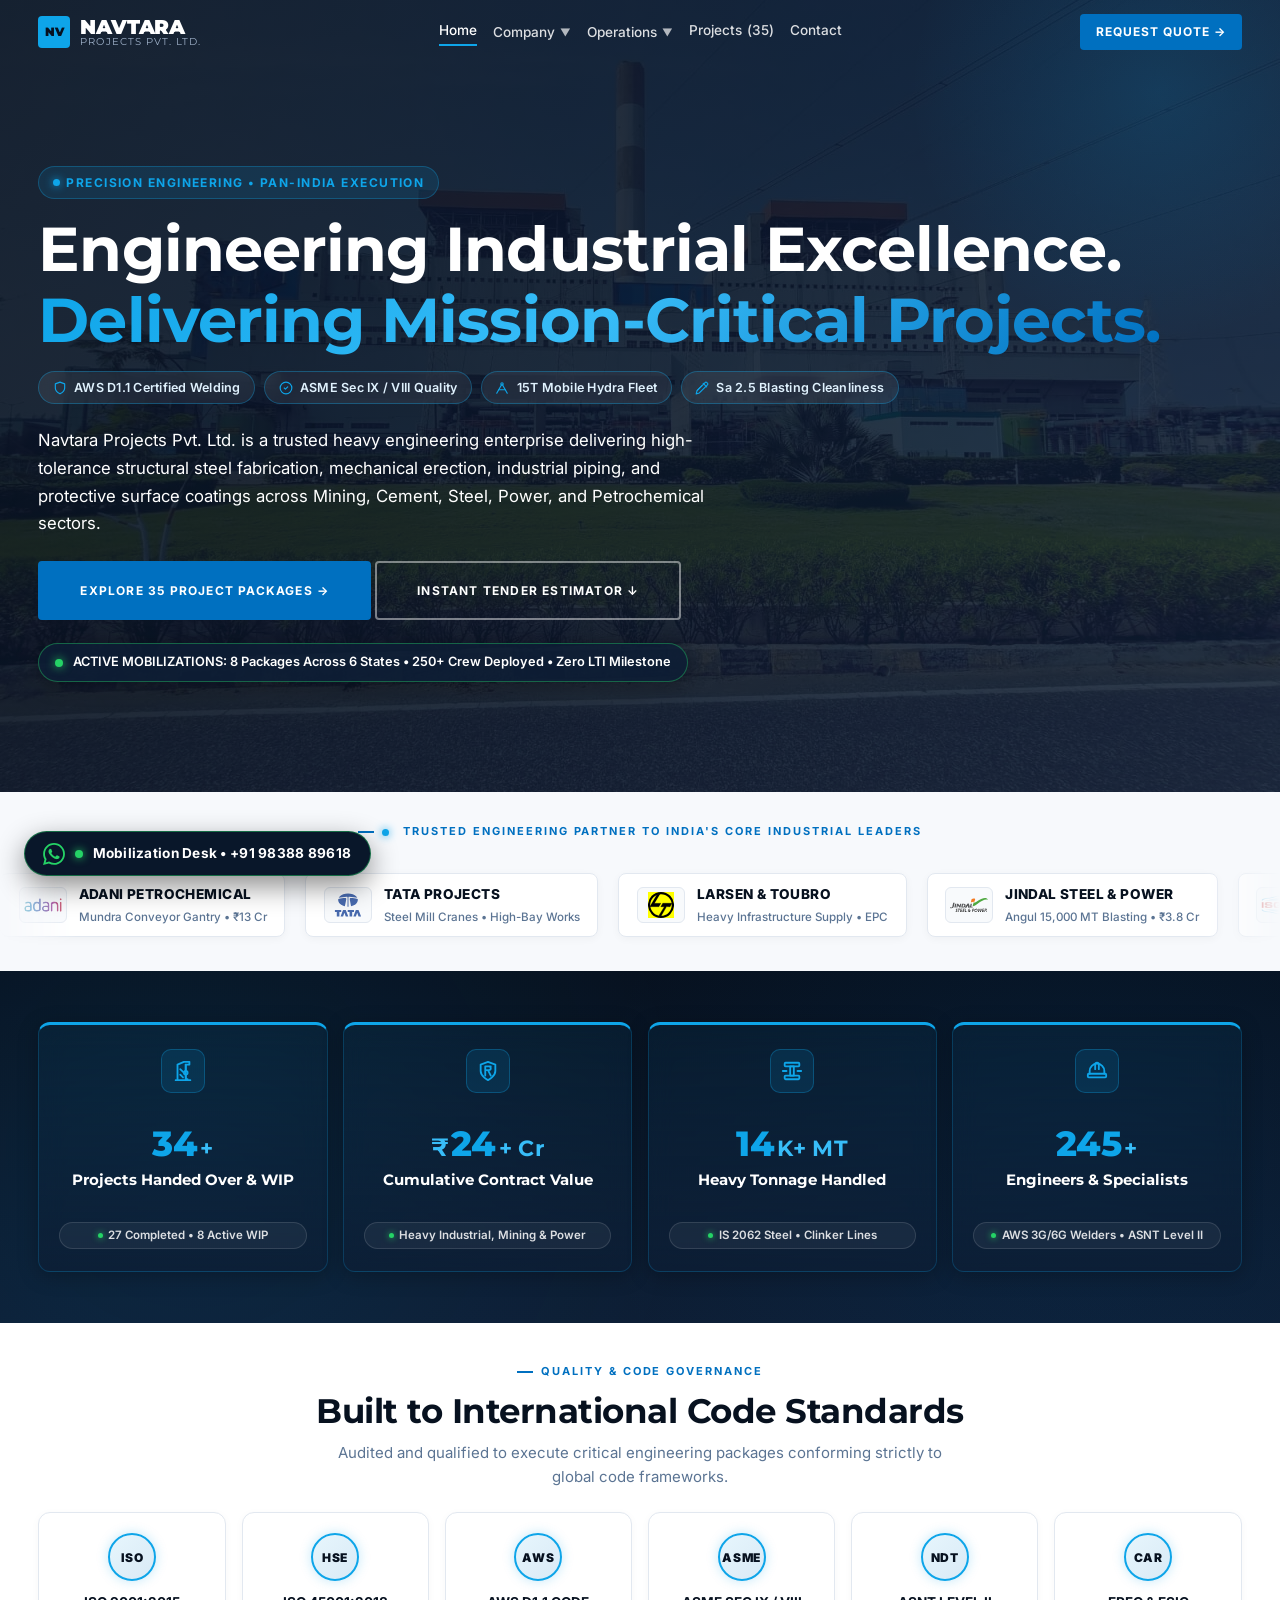
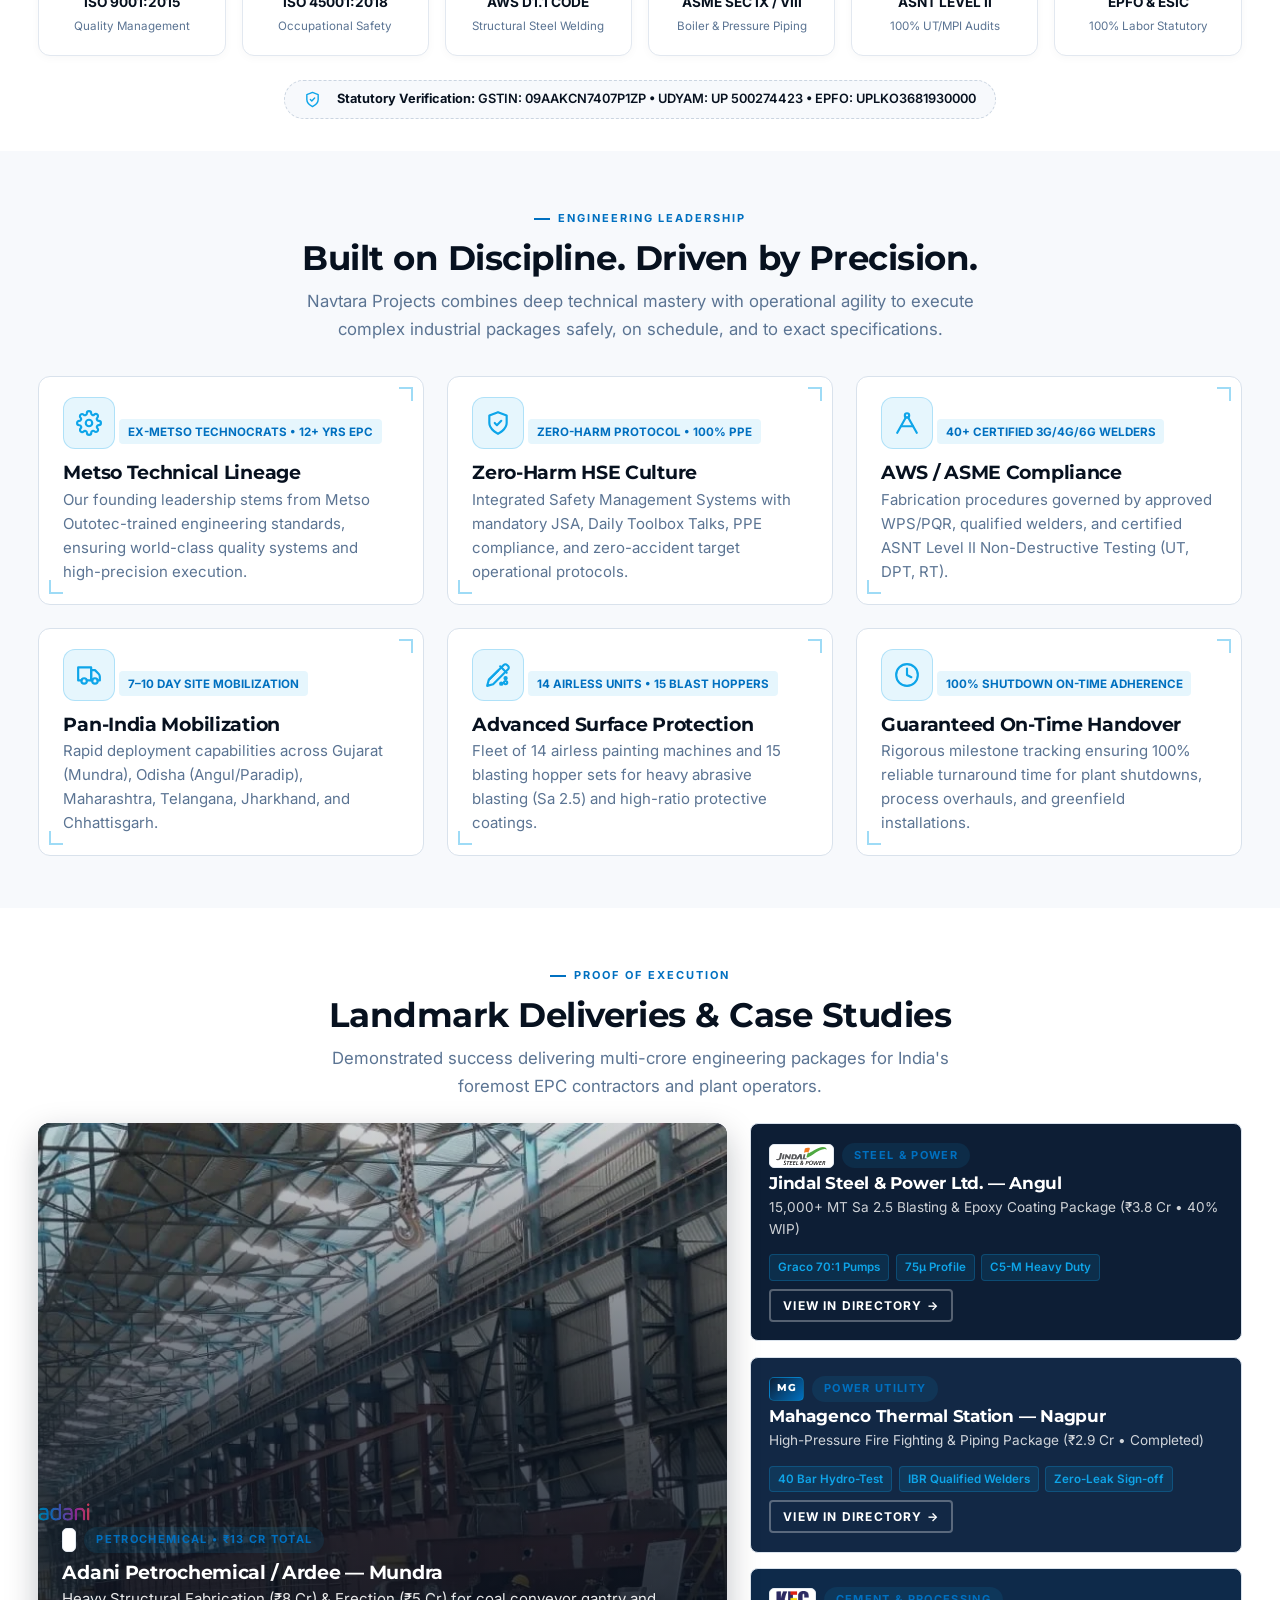
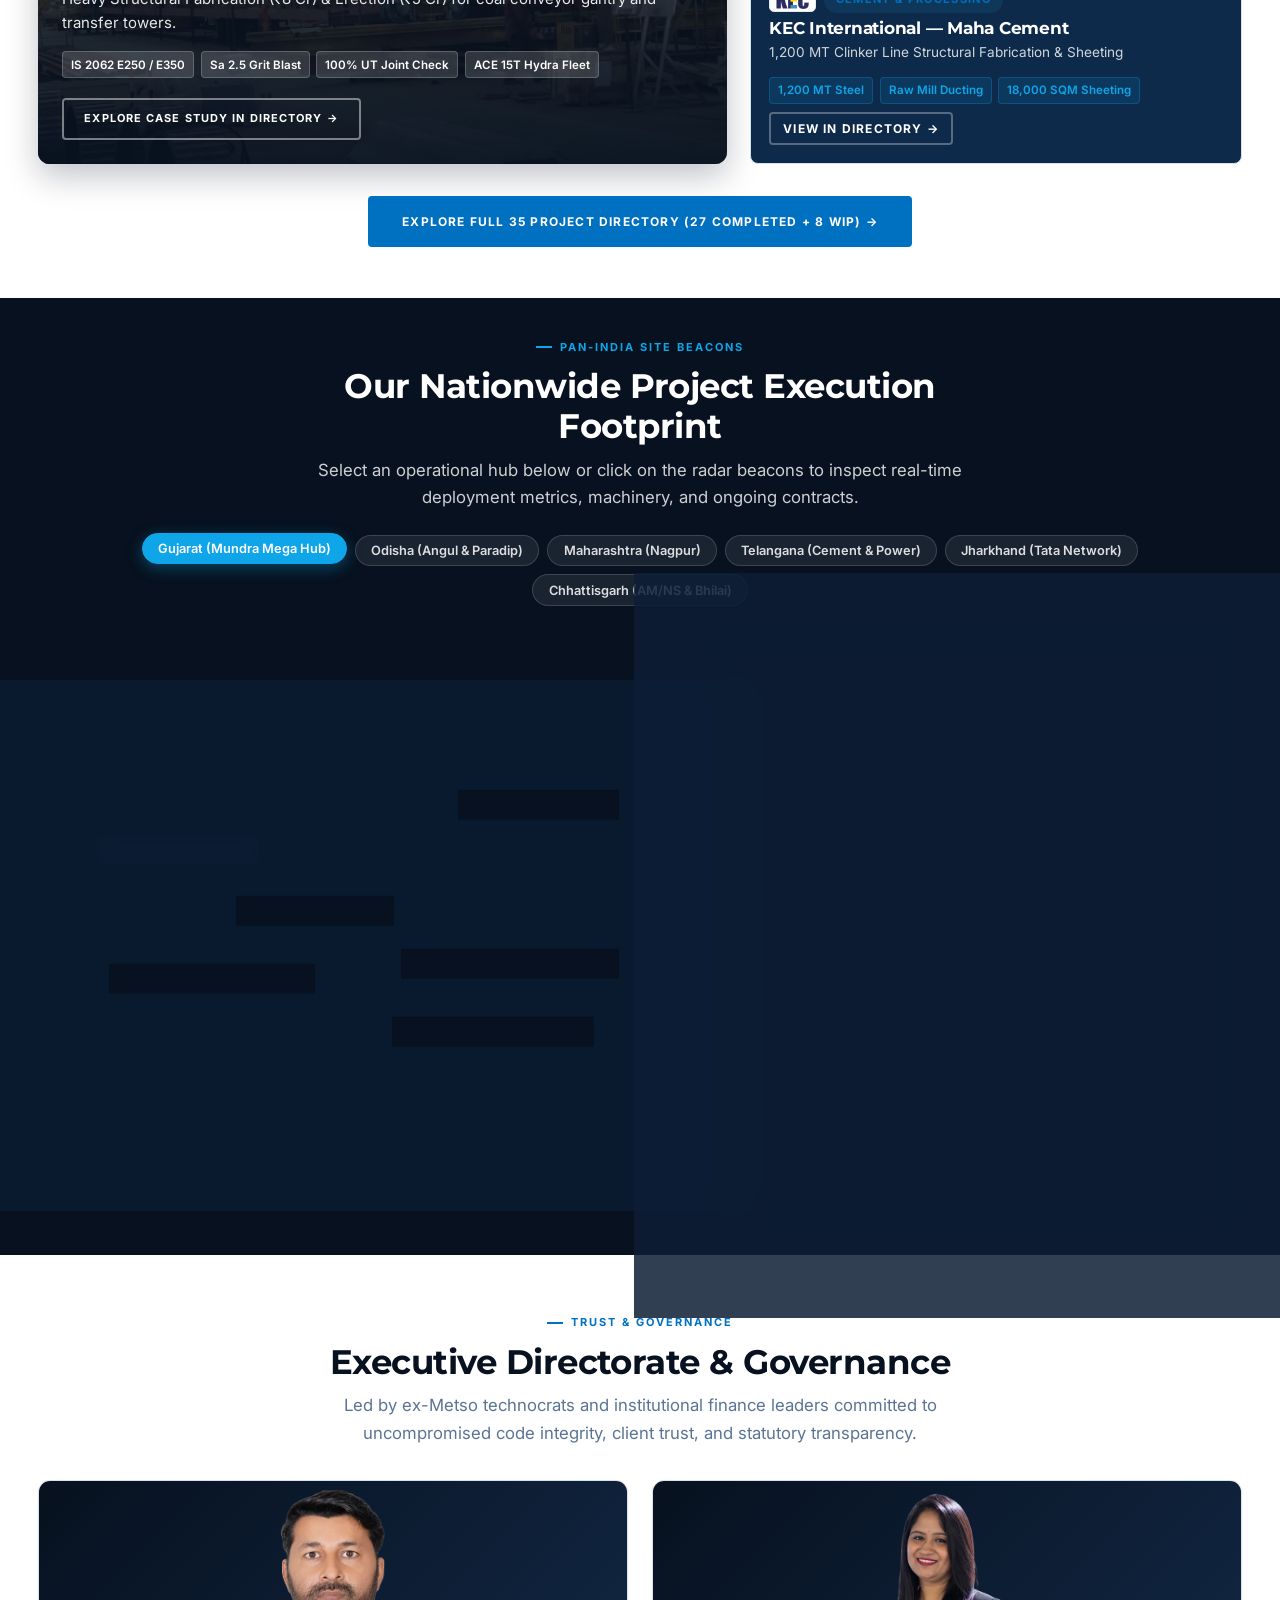
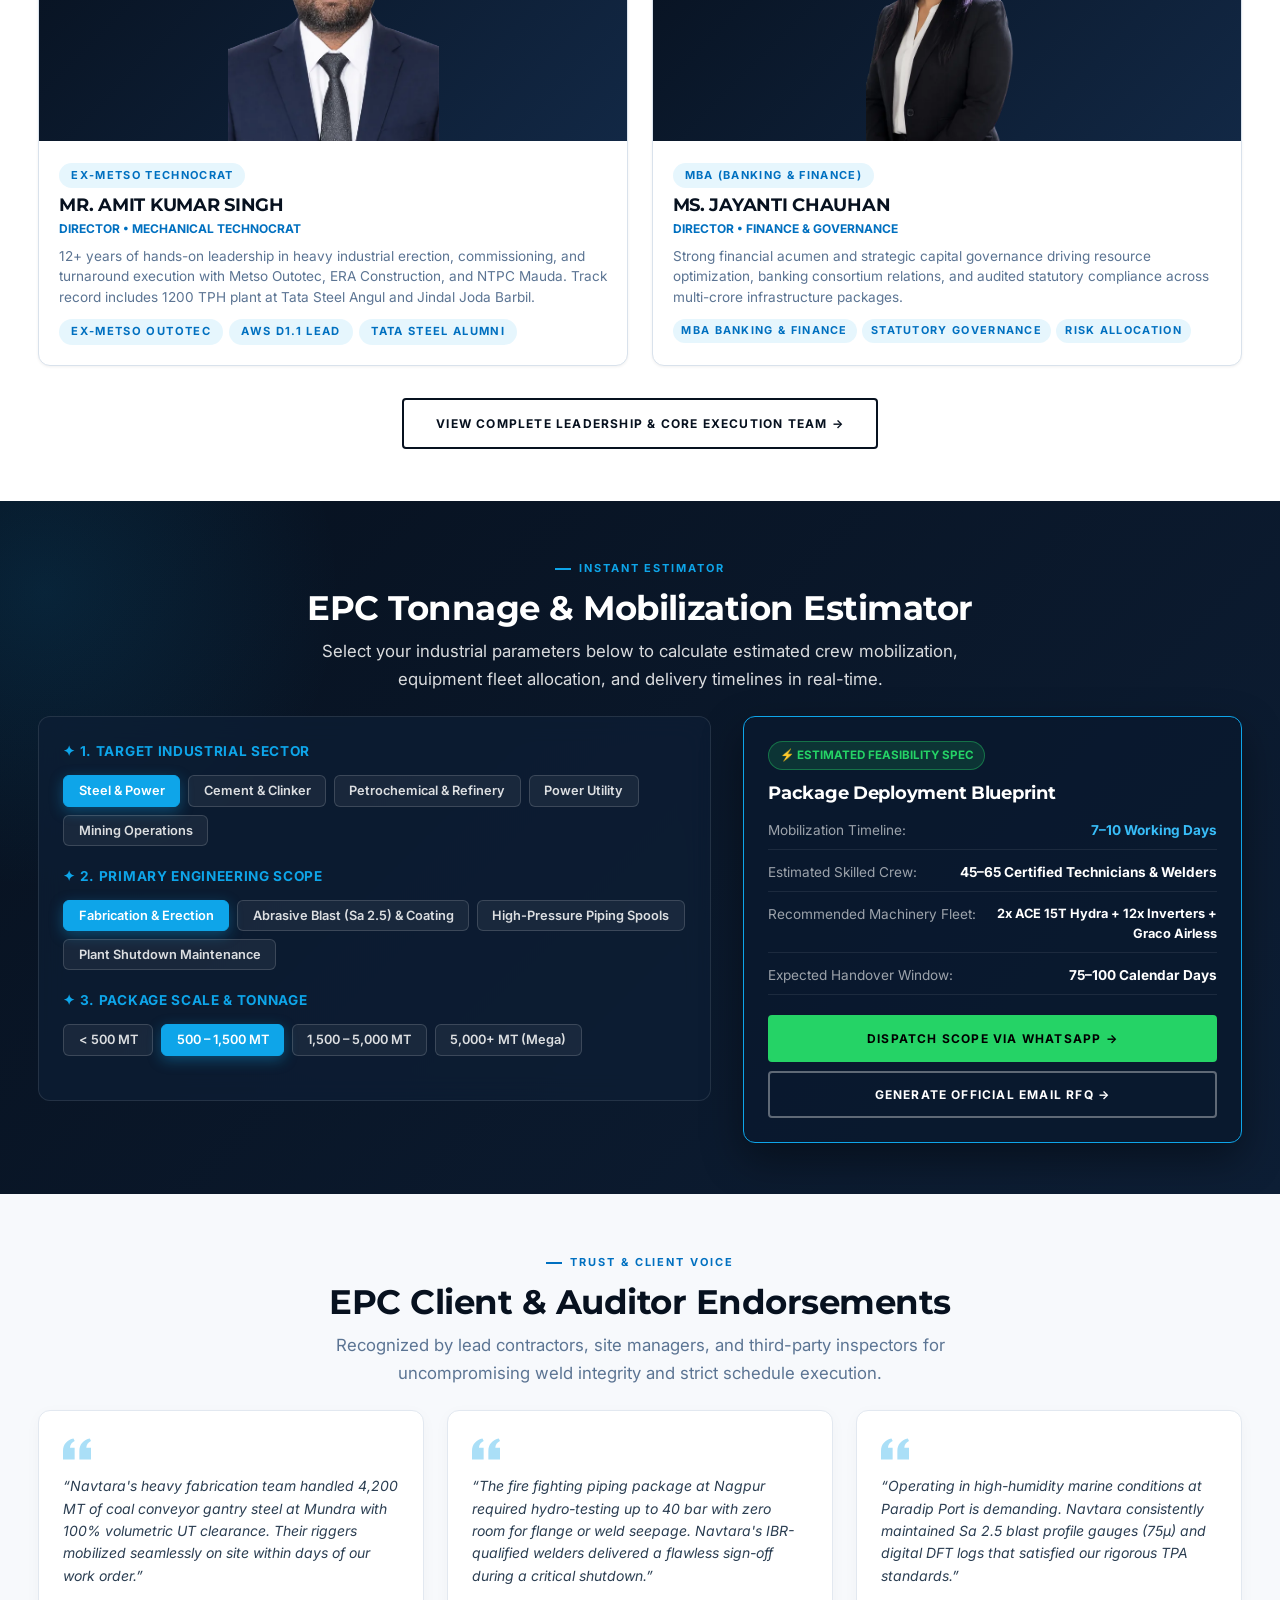
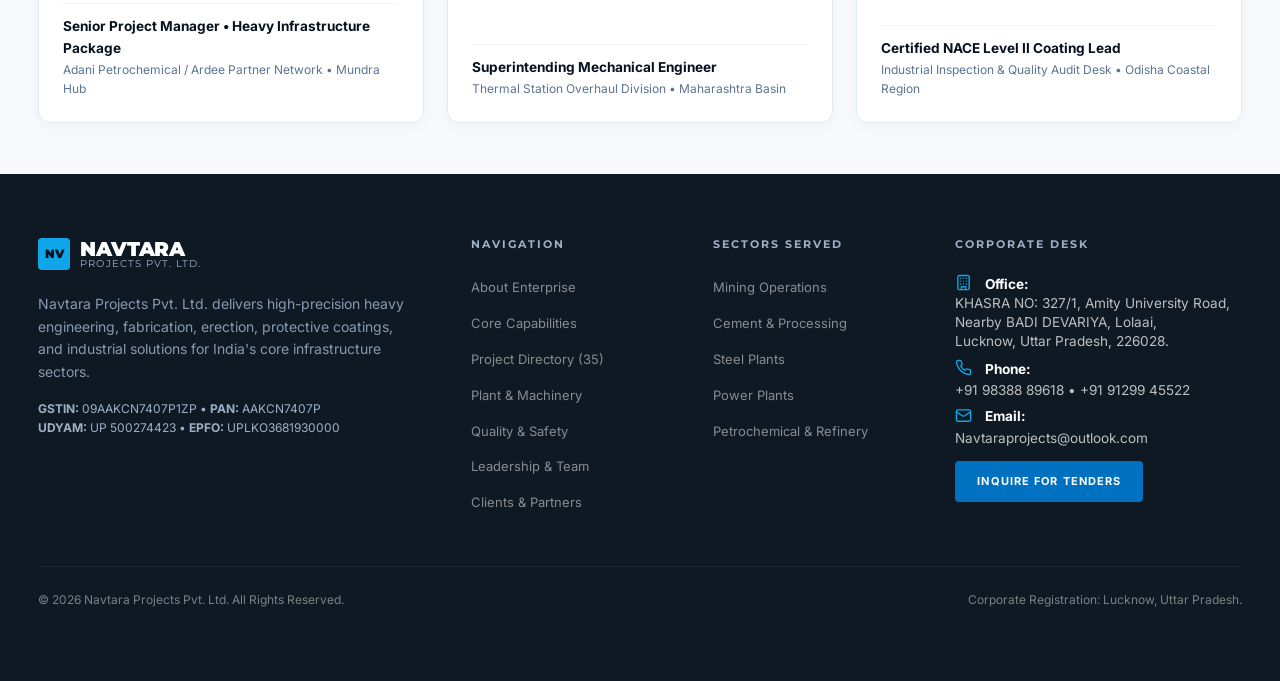
<file: index.html>
<!DOCTYPE html>
<html lang="en">
<head>
    <meta charset="UTF-8">
    <meta name="viewport" content="width=device-width, initial-scale=1.0">
    <title>Navtara Projects Pvt. Ltd. | Heavy Engineering &amp; Industrial Solutions</title>
    <meta name="description" content="Navtara Projects Pvt. Ltd. is a premier Indian heavy engineering enterprise delivering mission-critical structural fabrication, erection, industrial piping, surface protection, and EPC solutions across core industrial sectors.">

    <!-- Open Graph Meta Tags -->
    <meta property="og:title" content="Navtara Projects Pvt. Ltd. | Industrial Heavy Engineering">
    <meta property="og:description" content="Engineering Industrial Excellence. Delivering Mission-Critical Heavy Projects across India.">
    <meta property="og:image" content="assets/images/fabrication_bay.webp">
    <meta property="og:type" content="website">
    <meta property="og:url" content="https://hr0417-del.github.io/navtara-website/">

    <!-- Enterprise Schema.org JSON-LD (Rich Snippets & Corporate Knowledge Graph) -->
    <script type="application/ld+json">
    {
      "@context": "https://schema.org",
      "@graph": [
        {
          "@type": ["Organization", "GeneralContractor"],
          "@id": "https://hr0417-del.github.io/navtara-website/#organization",
          "name": "Navtara Projects Pvt. Ltd.",
          "alternateName": "Navtara Projects",
          "legalName": "Navtara Projects Private Limited",
          "url": "https://hr0417-del.github.io/navtara-website/",
          "logo": "https://hr0417-del.github.io/navtara-website/assets/images/amit_kumar_singh.webp",
          "image": "https://hr0417-del.github.io/navtara-website/assets/images/fabrication_bay.webp",
          "description": "Navtara Projects Pvt. Ltd. is a premier Indian heavy engineering contractor delivering structural fabrication, industrial erection, abrasive blasting (Sa 2.5), protective coatings, and plant maintenance across India.",
          "foundingDate": "2023",
          "taxID": "09AAKCN7407P1ZP",
          "vatID": "09AAKCN7407P1ZP",
          "telephone": "+91-9838889618",
          "email": "Navtaraprojects@outlook.com",
          "priceRange": "₹₹₹₹",
          "address": {
            "@type": "PostalAddress",
            "streetAddress": "KHASRA NO: 327/1, Amity University Road, Nearby BADI DEVARIYA, Lolaai",
            "addressLocality": "Lucknow",
            "addressRegion": "Uttar Pradesh",
            "postalCode": "226028",
            "addressCountry": "IN"
          },
          "geo": {
            "@type": "GeoCoordinates",
            "latitude": 26.8467,
            "longitude": 80.9462
          },
          "founder": [
            {
              "@type": "Person",
              "name": "Amit Kumar Singh",
              "jobTitle": "Director & Head of Operations"
            },
            {
              "@type": "Person",
              "name": "Sudha Singh",
              "jobTitle": "Director & Finance Controller"
            }
          ],
          "areaServed": [
            { "@type": "State", "name": "Gujarat" },
            { "@type": "State", "name": "Odisha" },
            { "@type": "State", "name": "Maharashtra" },
            { "@type": "State", "name": "Telangana" },
            { "@type": "State", "name": "Jharkhand" },
            { "@type": "State", "name": "Chhattisgarh" },
            { "@type": "Country", "name": "India" }
          ],
          "knowsAbout": [
            "Heavy Structural Fabrication",
            "Industrial Plant Erection",
            "Abrasive Grit Blasting Sa 2.5",
            "Industrial Protective Coatings & Epoxies",
            "Thermal & Petrochemical Piping Systems",
            "Non-Destructive Testing (UT, MPI, DPT)",
            "AWS D1.1 & ASME Section IX Certified Welding"
          ]
        },
        {
          "@type": "WebSite",
          "@id": "https://hr0417-del.github.io/navtara-website/#website",
          "url": "https://hr0417-del.github.io/navtara-website/",
          "name": "Navtara Projects Pvt. Ltd.",
          "publisher": {
            "@id": "https://hr0417-del.github.io/navtara-website/#organization"
          }
        }
      ]
    }
    </script>

    <!-- Favicon -->
    <link rel="icon" type="image/svg+xml" href="assets/favicon.svg">

        <!-- Google Fonts Preconnect & High-Performance Load -->
    <link rel="preconnect" href="https://fonts.googleapis.com">
    <link rel="preconnect" href="https://fonts.gstatic.com" crossorigin>
    <link rel="stylesheet" href="https://fonts.googleapis.com/css2?family=Inter:wght@300;400;500;600;700&family=Montserrat:wght@600;700;800;900&display=swap">

    <!-- CSS Architecture -->
    <link rel="stylesheet" href="css/style.css">
    <link rel="stylesheet" href="css/components.css">
    <link rel="stylesheet" href="css/animations.css">
    <link rel="stylesheet" href="css/fixes.css">

    <style>
        .hero-v3 {
            position: relative;
            min-height: 88vh;
            display: flex;
            align-items: center;
            background: linear-gradient(135deg, rgba(7, 17, 31, 0.92) 0%, rgba(13, 30, 53, 0.85) 100%),
                        url('assets/images/power_plant.webp') center/cover no-repeat;
            color: var(--c-white);
            overflow: hidden;
            padding-top: calc(var(--nav-height) + 1.5rem);
            padding-bottom: var(--s-lg);
        }

        .hero-v3::before {
            content: '';
            position: absolute;
            top: -20%;
            right: -10%;
            width: 500px;
            height: 500px;
            background: radial-gradient(circle, rgba(14, 165, 233, 0.15) 0%, rgba(7, 17, 31, 0) 70%);
            pointer-events: none;
        }

        .hero-badge-pill {
            display: inline-flex;
            align-items: center;
            gap: 0.4rem;
            background: rgba(14, 165, 233, 0.12);
            border: 1px solid rgba(14, 165, 233, 0.3);
            color: var(--c-accent);
            padding: 0.35rem 0.85rem;
            border-radius: var(--radius-pill);
            font-size: var(--t-xs);
            font-weight: 700;
            letter-spacing: 0.12em;
            text-transform: uppercase;
            margin-bottom: var(--s-sm);
        }

        .hero-badge-pill::before {
            content: '';
            width: 7px;
            height: 7px;
            border-radius: 50%;
            background: var(--c-accent);
            box-shadow: 0 0 8px var(--c-accent);
        }

        .case-study-hero-grid {
            display: grid;
            grid-template-columns: 1.4fr 1fr;
            gap: var(--s-md);
            margin-top: var(--s-md);
        }

        .leader-img-box-home {
            height: 260px;
            background: linear-gradient(135deg, #07111F 0%, #122845 100%);
            display: flex;
            align-items: flex-end;
            justify-content: center;
            overflow: hidden;
        }

        .leader-img-box-home img {
            max-height: 100%;
            width: auto;
            object-fit: contain;
            transition: transform 0.4s ease;
        }

        .leader-card-v3:hover .leader-img-box-home img {
            transform: scale(1.04);
        }

        @media (max-width: 992px) {
            .case-study-hero-grid {
                grid-template-columns: 1fr;
            }
        }
    </style>
</head>
<body>

    <!-- ✦ Navigation Bar ✦ -->
    <nav class="navbar" role="navigation" aria-label="Main Navigation">
        <div class="nav-container">
            <a href="index.html" class="logo" aria-label="Navtara Projects Home">
                <span class="logo-mark">NV</span>
                <div>
                    <span class="logo-text">NAVTARA</span>
                    <span class="logo-sub">PROJECTS PVT. LTD.</span>
                </div>
            </a>
            <div class="nav-links" id="main-nav">
                <a href="index.html" class="active">Home</a>

                <div class="nav-dropdown">
                    <button class="nav-dropdown-trigger" aria-haspopup="true" aria-expanded="false">
                        Company <span class="nav-dropdown-arrow">▼</span>
                    </button>
                    <div class="nav-dropdown-menu">
                        <a href="about.html">About Overview</a>
                        <a href="leadership.html">Board of Directors</a>
                        <a href="quality.html">Quality &amp; Safety Policy</a>
                    </div>
                </div>

                <div class="nav-dropdown">
                    <button class="nav-dropdown-trigger" aria-haspopup="true" aria-expanded="false">
                        Operations <span class="nav-dropdown-arrow">▼</span>
                    </button>
                    <div class="nav-dropdown-menu">
                        <a href="capabilities.html">Capabilities &amp; Sectors</a>
                        <a href="machinery.html">Plant &amp; Machinery</a>
                        <a href="clients.html">Client Marquee</a>
                    </div>
                </div>

                <a href="projects.html">Projects (35)</a>
                <a href="contact.html">Contact</a>
            </div>
            <a href="contact.html" class="nav-cta">Request Quote →</a>
            <button class="menu-toggle" id="menu-toggle" aria-label="Toggle navigation menu" aria-expanded="false">☰</button>
        </div>
    </nav>

    <!-- ✦ Hero Section ✦ -->
    <header class="hero-v3" role="banner">
        <div class="container hero-content">
            <div class="hero-badge-pill">Precision Engineering &bull; Pan-India Execution</div>
            <h1 class="heading-xl text-light" style="margin-bottom: var(--s-xs);">
                Engineering Industrial Excellence.<br>
                <span class="text-gradient">Delivering Mission-Critical Projects.</span>
            </h1>

            <!-- High-Impact Engineering Specification Array -->
            <div class="hero-specs-array">
                <span class="hero-spec-pill">
                    <svg viewBox="0 0 24 24"><path d="M12 22s8-4 8-10V5l-8-3-8 3v7c0 6 8 10 8 10z"></path></svg>
                    AWS D1.1 Certified Welding
                </span>
                <span class="hero-spec-pill">
                    <svg viewBox="0 0 24 24"><circle cx="12" cy="12" r="10"></circle><path d="m9 12 2 2 4-4"></path></svg>
                    ASME Sec IX / VIII Quality
                </span>
                <span class="hero-spec-pill">
                    <svg viewBox="0 0 24 24"><circle cx="12" cy="5" r="2"></circle><path d="m3 21 8.02-14.26"></path><path d="m21 21-8.02-14.26"></path><path d="M6.5 15h11"></path></svg>
                    15T Mobile Hydra Fleet
                </span>
                <span class="hero-spec-pill">
                    <svg viewBox="0 0 24 24"><path d="m14 4 6 6"></path><path d="m4 16 8-8"></path><path d="M2 22l5.5-1.5L21.3 6.7a2.1 2.1 0 0 0 0-3l-1-1a2.1 2.1 0 0 0-3 0L3.5 16.5 2 22z"></path></svg>
                    Sa 2.5 Blasting Cleanliness
                </span>
            </div>

            <p class="body-lg text-light" style="max-width: 680px; margin-bottom: var(--s-md); opacity: 0.9;">
                Navtara Projects Pvt. Ltd. is a trusted heavy engineering enterprise delivering high-tolerance structural steel fabrication, mechanical erection, industrial piping, and protective surface coatings across Mining, Cement, Steel, Power, and Petrochemical sectors.
            </p>
            <div class="hero-buttons">
                <a href="projects.html" class="btn btn-primary btn--lg">Explore 35 Project Packages →</a>
                <a href="#tonnage-estimator" class="btn btn-outline btn--lg" style="color: #FFFFFF; border-color: rgba(255,255,255,0.45);">Instant Tender Estimator ↓</a>
            </div>

            <!-- Live Operational Deployment Status -->
            <div>
                <div class="hero-status-bar">
                    <span class="hero-status-dot"></span>
                    <span>ACTIVE MOBILIZATIONS: 8 Packages Across 6 States &bull; 250+ Crew Deployed &bull; Zero LTI Milestone</span>
                </div>
            </div>
        </div>
    </header>

    <!-- ✦ Trusted Client Partner Infinite Marquee 2.0 ✦ -->
    <section class="section--xs bg-off-white" aria-label="Trusted Industry Partners">
        <div class="container text-center" style="margin-bottom: 0.75rem;">
            <div class="section-label"><span class="ticker-pulse-dot"></span>Trusted Engineering Partner to India's Core Industrial Leaders</div>
        </div>
        <div class="marquee-wrapper" role="region" aria-label="Client marquee">
            <div class="marquee-track-v2">
                <div class="marquee-card-v2">
                    <div class="marquee-logo-pill"><img src="assets/logos/adani.svg" alt="Adani Group Logo"></div>
                    <div class="marquee-card-text">
                        <span class="marquee-client-name">ADANI PETROCHEMICAL</span>
                        <span class="marquee-client-scope">Mundra Conveyor Gantry &bull; ₹13 Cr</span>
                    </div>
                </div>
                <div class="marquee-card-v2">
                    <div class="marquee-logo-pill"><img src="assets/logos/tata_projects.svg" alt="Tata Projects Logo"></div>
                    <div class="marquee-card-text">
                        <span class="marquee-client-name">TATA PROJECTS</span>
                        <span class="marquee-client-scope">Steel Mill Cranes &bull; High-Bay Works</span>
                    </div>
                </div>
                <div class="marquee-card-v2">
                    <div class="marquee-logo-pill"><img src="assets/logos/lnt.svg" alt="Larsen &amp; Toubro Logo"></div>
                    <div class="marquee-card-text">
                        <span class="marquee-client-name">LARSEN &amp; TOUBRO</span>
                        <span class="marquee-client-scope">Heavy Infrastructure Supply &bull; EPC</span>
                    </div>
                </div>
                <div class="marquee-card-v2">
                    <div class="marquee-logo-pill"><img src="assets/logos/jspl.svg" alt="Jindal Steel &amp; Power Logo"></div>
                    <div class="marquee-card-text">
                        <span class="marquee-client-name">JINDAL STEEL &amp; POWER</span>
                        <span class="marquee-client-scope">Angul 15,000 MT Blasting &bull; ₹3.8 Cr</span>
                    </div>
                </div>
                <div class="marquee-card-v2">
                    <div class="marquee-logo-pill"><img src="assets/logos/isgec.png" alt="ISGEC Heavy Engineering Logo"></div>
                    <div class="marquee-card-text">
                        <span class="marquee-client-name">ISGEC HEAVY ENG.</span>
                        <span class="marquee-client-scope">Paradip Port Marine Scaffolding</span>
                    </div>
                </div>
                <div class="marquee-card-v2">
                    <div class="marquee-logo-pill"><span class="client-monogram-badge">MG</span></div>
                    <div class="marquee-card-text">
                        <span class="marquee-client-name">MAHAGENCO</span>
                        <span class="marquee-client-scope">Nagpur Thermal Fire Piping &bull; ₹2.9 Cr</span>
                    </div>
                </div>
                <div class="marquee-card-v2">
                    <div class="marquee-logo-pill"><img src="assets/logos/kec.png" alt="KEC International Logo"></div>
                    <div class="marquee-card-text">
                        <span class="marquee-client-name">KEC INTERNATIONAL</span>
                        <span class="marquee-client-scope">Maha Cement Clinker Line &bull; 1,200 MT</span>
                    </div>
                </div>
                <div class="marquee-card-v2">
                    <div class="marquee-logo-pill"><img src="assets/logos/bhel.svg" alt="BHEL Logo"></div>
                    <div class="marquee-card-text">
                        <span class="marquee-client-name">BHEL</span>
                        <span class="marquee-client-scope">Thermal Power Sheeting Installation</span>
                    </div>
                </div>
                <div class="marquee-card-v2">
                    <div class="marquee-logo-pill"><img src="assets/logos/amns.svg" alt="AM/NS India Logo"></div>
                    <div class="marquee-card-text">
                        <span class="marquee-client-name">AM/NS INDIA</span>
                        <span class="marquee-client-scope">Central Basin Metalising &bull; ₹2.5 Cr</span>
                    </div>
                </div>
                <div class="marquee-card-v2">
                    <div class="marquee-logo-pill"><img src="assets/logos/zetwerk.png" alt="Zetwerk Logo"></div>
                    <div class="marquee-card-text">
                        <span class="marquee-client-name">ZETWERK</span>
                        <span class="marquee-client-scope">Precision Heavy Engineering Supply</span>
                    </div>
                </div>
                <!-- Seamless Loop Duplicates -->
                <div class="marquee-card-v2">
                    <div class="marquee-logo-pill"><img src="assets/logos/adani.svg" alt="Adani Group Logo"></div>
                    <div class="marquee-card-text">
                        <span class="marquee-client-name">ADANI PETROCHEMICAL</span>
                        <span class="marquee-client-scope">Mundra Conveyor Gantry &bull; ₹13 Cr</span>
                    </div>
                </div>
                <div class="marquee-card-v2">
                    <div class="marquee-logo-pill"><img src="assets/logos/tata_projects.svg" alt="Tata Projects Logo"></div>
                    <div class="marquee-card-text">
                        <span class="marquee-client-name">TATA PROJECTS</span>
                        <span class="marquee-client-scope">Steel Mill Cranes &bull; High-Bay Works</span>
                    </div>
                </div>
                <div class="marquee-card-v2">
                    <div class="marquee-logo-pill"><img src="assets/logos/lnt.svg" alt="Larsen &amp; Toubro Logo"></div>
                    <div class="marquee-card-text">
                        <span class="marquee-client-name">LARSEN &amp; TOUBRO</span>
                        <span class="marquee-client-scope">Heavy Infrastructure Supply &bull; EPC</span>
                    </div>
                </div>
                <div class="marquee-card-v2">
                    <div class="marquee-logo-pill"><img src="assets/logos/jspl.svg" alt="Jindal Steel &amp; Power Logo"></div>
                    <div class="marquee-card-text">
                        <span class="marquee-client-name">JINDAL STEEL &amp; POWER</span>
                        <span class="marquee-client-scope">Angul 15,000 MT Blasting &bull; ₹3.8 Cr</span>
                    </div>
                </div>
                <div class="marquee-card-v2">
                    <div class="marquee-logo-pill"><img src="assets/logos/isgec.png" alt="ISGEC Heavy Engineering Logo"></div>
                    <div class="marquee-card-text">
                        <span class="marquee-client-name">ISGEC HEAVY ENG.</span>
                        <span class="marquee-client-scope">Paradip Port Marine Scaffolding</span>
                    </div>
                </div>
                <div class="marquee-card-v2">
                    <div class="marquee-logo-pill"><span class="client-monogram-badge">MG</span></div>
                    <div class="marquee-card-text">
                        <span class="marquee-client-name">MAHAGENCO</span>
                        <span class="marquee-client-scope">Nagpur Thermal Fire Piping &bull; ₹2.9 Cr</span>
                    </div>
                </div>
                <div class="marquee-card-v2">
                    <div class="marquee-logo-pill"><img src="assets/logos/kec.png" alt="KEC International Logo"></div>
                    <div class="marquee-card-text">
                        <span class="marquee-client-name">KEC INTERNATIONAL</span>
                        <span class="marquee-client-scope">Maha Cement Clinker Line &bull; 1,200 MT</span>
                    </div>
                </div>
                <div class="marquee-card-v2">
                    <div class="marquee-logo-pill"><img src="assets/logos/bhel.svg" alt="BHEL Logo"></div>
                    <div class="marquee-card-text">
                        <span class="marquee-client-name">BHEL</span>
                        <span class="marquee-client-scope">Thermal Power Sheeting Installation</span>
                    </div>
                </div>
                <div class="marquee-card-v2">
                    <div class="marquee-logo-pill"><img src="assets/logos/amns.svg" alt="AM/NS India Logo"></div>
                    <div class="marquee-card-text">
                        <span class="marquee-client-name">AM/NS INDIA</span>
                        <span class="marquee-client-scope">Central Basin Metalising &bull; ₹2.5 Cr</span>
                    </div>
                </div>
                <div class="marquee-card-v2">
                    <div class="marquee-logo-pill"><img src="assets/logos/zetwerk.png" alt="Zetwerk Logo"></div>
                    <div class="marquee-card-text">
                        <span class="marquee-client-name">ZETWERK</span>
                        <span class="marquee-client-scope">Precision Heavy Engineering Supply</span>
                    </div>
                </div>
            </div>
        </div>
    </section>

    <!-- ✦ Key Enterprise Metrics & Scale ✦ -->
    <section class="section bg-navy stats-section" aria-label="Enterprise Execution Metrics">
        <div class="container grid-4">
            <!-- Card 1: Projects Completed & WIP -->
            <div class="stat-card-v3 reveal-scale">
                <div class="stat-card-icon" aria-hidden="true">
                    <svg viewBox="0 0 24 24"><path d="M4 22h16"></path><path d="M6 22V5l7-3h6v3h-4v17"></path><path d="M15 5v7"></path><path d="m9 10 3 3"></path><path d="m9 16 3 3"></path><circle cx="15" cy="14" r="2"></circle><path d="M15 16v3a2 2 0 0 0 2 2"></path></svg>
                </div>
                <div>
                    <div class="stat-number-wrap"><span class="counter-value" data-target="35">0</span><span class="stat-unit">+</span></div>
                    <div class="stat-label">Projects Handed Over &amp; WIP</div>
                </div>
                <div class="stat-badge-pill"><span class="stat-badge-dot"></span>27 Completed &bull; 8 Active WIP</div>
            </div>

            <!-- Card 2: Cumulative Contract Value -->
            <div class="stat-card-v3 reveal-scale delay-100">
                <div class="stat-card-icon" aria-hidden="true">
                    <svg viewBox="0 0 24 24"><path d="M12 22s8-4 8-10V5l-8-3-8 3v7c0 6 8 10 8 10z"></path><path d="M9 7h6M9 11h4a2 2 0 0 0 0-4H9v10M12 11l3 6"></path></svg>
                </div>
                <div>
                    <div class="stat-number-wrap"><span class="stat-currency">₹</span><span class="counter-value" data-target="25">0</span><span class="stat-unit">+ Cr</span></div>
                    <div class="stat-label">Cumulative Contract Value</div>
                </div>
                <div class="stat-badge-pill"><span class="stat-badge-dot"></span>Heavy Industrial, Mining &amp; Power</div>
            </div>

            <!-- Card 3: Heavy Steel Tonnage -->
            <div class="stat-card-v3 reveal-scale delay-200">
                <div class="stat-card-icon" aria-hidden="true">
                    <svg viewBox="0 0 24 24"><rect x="4" y="3" width="16" height="4" rx="1"></rect><rect x="4" y="17" width="16" height="4" rx="1"></rect><rect x="10" y="7" width="4" height="10"></rect><line x1="2" y1="12" x2="6" y2="12"></line><line x1="18" y1="12" x2="22" y2="12"></line></svg>
                </div>
                <div>
                    <div class="stat-number-wrap"><span class="counter-value" data-target="15">0</span><span class="stat-unit">K+ MT</span></div>
                    <div class="stat-label">Heavy Tonnage Handled</div>
                </div>
                <div class="stat-badge-pill"><span class="stat-badge-dot"></span>IS 2062 Steel &bull; Clinker Lines</div>
            </div>

            <!-- Card 4: Engineering Workforce -->
            <div class="stat-card-v3 reveal-scale delay-300">
                <div class="stat-card-icon" aria-hidden="true">
                    <svg viewBox="0 0 24 24"><path d="M2 18a1 1 0 0 0 1 1h18a1 1 0 0 0 1-1v-2a1 1 0 0 0-1-1H3a1 1 0 0 0-1 1v2z"></path><path d="M10 10V5a2 2 0 0 1 2-2h0a2 2 0 0 1 2 2v5"></path><path d="M4 15v-3a8 8 0 0 1 16 0v3"></path></svg>
                </div>
                <div>
                    <div class="stat-number-wrap"><span class="counter-value" data-target="250">0</span><span class="stat-unit">+</span></div>
                    <div class="stat-label">Engineers &amp; Specialists</div>
                </div>
                <div class="stat-badge-pill"><span class="stat-badge-dot"></span>AWS 3G/6G Welders &bull; ASNT Level II</div>
            </div>
        </div>
    </section>

    <!-- ✦ Official Compliance & Certification Seal Showcase ✦ -->
    <section class="section--sm bg-white">
        <div class="container text-center reveal">
            <div class="section-label">Quality &amp; Code Governance</div>
            <h2 class="heading-lg" style="margin-bottom: var(--s-xs);">Built to International Code Standards</h2>
            <p class="body-md text-muted" style="max-width: 640px; margin: 0 auto var(--s-md);">
                Audited and qualified to execute critical engineering packages conforming strictly to global code frameworks.
            </p>
            <div class="compliance-crest-grid">
                <div class="compliance-crest-card">
                    <div class="crest-seal-icon-svg">ISO</div>
                    <strong style="font-size: 0.85rem; color: var(--c-navy);">ISO 9001:2015</strong>
                    <span class="text-muted" style="font-size: 0.725rem; margin-top: 0.2rem;">Quality Management</span>
                </div>
                <div class="compliance-crest-card">
                    <div class="crest-seal-icon-svg">HSE</div>
                    <strong style="font-size: 0.85rem; color: var(--c-navy);">ISO 45001:2018</strong>
                    <span class="text-muted" style="font-size: 0.725rem; margin-top: 0.2rem;">Occupational Safety</span>
                </div>
                <div class="compliance-crest-card">
                    <div class="crest-seal-icon-svg">AWS</div>
                    <strong style="font-size: 0.85rem; color: var(--c-navy);">AWS D1.1 CODE</strong>
                    <span class="text-muted" style="font-size: 0.725rem; margin-top: 0.2rem;">Structural Steel Welding</span>
                </div>
                <div class="compliance-crest-card">
                    <div class="crest-seal-icon-svg">ASME</div>
                    <strong style="font-size: 0.85rem; color: var(--c-navy);">ASME SEC IX / VIII</strong>
                    <span class="text-muted" style="font-size: 0.725rem; margin-top: 0.2rem;">Boiler &amp; Pressure Piping</span>
                </div>
                <div class="compliance-crest-card">
                    <div class="crest-seal-icon-svg">NDT</div>
                    <strong style="font-size: 0.85rem; color: var(--c-navy);">ASNT LEVEL II</strong>
                    <span class="text-muted" style="font-size: 0.725rem; margin-top: 0.2rem;">100% UT/MPI Audits</span>
                </div>
                <div class="compliance-crest-card">
                    <div class="crest-seal-icon-svg">CAR</div>
                    <strong style="font-size: 0.85rem; color: var(--c-navy);">EPFO &amp; ESIC</strong>
                    <span class="text-muted" style="font-size: 0.725rem; margin-top: 0.2rem;">100% Labor Statutory</span>
                </div>
            </div>

            <!-- Statutory Verification Pill -->
            <div class="statutory-verification-pill">
                <span class="icon-inline"><svg viewBox="0 0 24 24"><path d="M12 22s8-4 8-10V5l-8-3-8 3v7c0 6 8 10 8 10z"></path><path d="m9 12 2 2 4-4"></path></svg></span>
                <span><strong>Statutory Verification:</strong> GSTIN: 09AAKCN7407P1ZP &bull; UDYAM: UP 500274423 &bull; EPFO: UPLKO3681930000</span>
            </div>
        </div>
    </section>

    <!-- ✦ Strategic Positioning: Why Navtara ✦ -->
    <section class="section bg-off-white" aria-labelledby="why-navtara-heading">
        <div class="container">
            <div class="text-center reveal" style="max-width: 720px; margin: 0 auto var(--s-lg);">
                <div class="section-label">Engineering Leadership</div>
                <h2 class="heading-lg" id="why-navtara-heading">Built on Discipline. Driven by Precision.</h2>
                <p class="body-lg" style="margin-top: var(--s-xs);">
                    Navtara Projects combines deep technical mastery with operational agility to execute complex industrial packages safely, on schedule, and to exact specifications.
                </p>
            </div>

            <div class="grid-3">
                <div class="cap-card-v3 blueprint-card reveal delay-100">
                    <div class="icon-badge"><svg viewBox="0 0 24 24"><circle cx="12" cy="12" r="3"></circle><path d="M19.4 15a1.65 1.65 0 0 0 .33 1.82l.06.06a2 2 0 0 1 0 2.83 2 2 0 0 1-2.83 0l-.06-.06a1.65 1.65 0 0 0-1.82-.33 1.65 1.65 0 0 0-1 1.51V21a2 2 0 0 1-2 2 2 2 0 0 1-2-2v-.09A1.65 1.65 0 0 0 9 19.4a1.65 1.65 0 0 0-1.82.33l-.06.06a2 2 0 0 1-2.83 0 2 2 0 0 1 0-2.83l.06-.06a1.65 1.65 0 0 0 .33-1.82 1.65 1.65 0 0 0-1.51-1H3a2 2 0 0 1-2-2 2 2 0 0 1 2-2h.09A1.65 1.65 0 0 0 4.6 9a1.65 1.65 0 0 0-.33-1.82l-.06-.06a2 2 0 0 1 0-2.83 2 2 0 0 1 2.83 0l.06.06a1.65 1.65 0 0 0 1.82.33H9a1.65 1.65 0 0 0 1-1.51V3a2 2 0 0 1 2-2 2 2 0 0 1 2 2v.09a1.65 1.65 0 0 0 1 1.51 1.65 1.65 0 0 0 1.82-.33l.06-.06a2 2 0 0 1 2.83 0 2 2 0 0 1 0 2.83l-.06.06a1.65 1.65 0 0 0-.33 1.82V9a1.65 1.65 0 0 0 1.51 1H21a2 2 0 0 1 2 2 2 2 0 0 1-2 2h-.09a1.65 1.65 0 0 0-1.51 1z"></path></svg></div>
                    <span class="cap-hard-metric">EX-METSO TECHNOCRATS &bull; 12+ YRS EPC</span>
                    <h3 class="heading-md" style="margin-bottom: 0.25rem;">Metso Technical Lineage</h3>
                    <p class="body-md text-muted">
                        Our founding leadership stems from Metso Outotec-trained engineering standards, ensuring world-class quality systems and high-precision execution.
                    </p>
                </div>
                <div class="cap-card-v3 blueprint-card reveal delay-200">
                    <div class="icon-badge"><svg viewBox="0 0 24 24"><path d="M12 22s8-4 8-10V5l-8-3-8 3v7c0 6 8 10 8 10z"></path><path d="m9 12 2 2 4-4"></path></svg></div>
                    <span class="cap-hard-metric">ZERO-HARM PROTOCOL &bull; 100% PPE</span>
                    <h3 class="heading-md" style="margin-bottom: 0.25rem;">Zero-Harm HSE Culture</h3>
                    <p class="body-md text-muted">
                        Integrated Safety Management Systems with mandatory JSA, Daily Toolbox Talks, PPE compliance, and zero-accident target operational protocols.
                    </p>
                </div>
                <div class="cap-card-v3 blueprint-card reveal delay-300">
                    <div class="icon-badge"><svg viewBox="0 0 24 24"><circle cx="12" cy="5" r="2"></circle><path d="m3 21 8.02-14.26"></path><path d="m21 21-8.02-14.26"></path><path d="M6.5 15h11"></path></svg></div>
                    <span class="cap-hard-metric">40+ CERTIFIED 3G/4G/6G WELDERS</span>
                    <h3 class="heading-md" style="margin-bottom: 0.25rem;">AWS / ASME Compliance</h3>
                    <p class="body-md text-muted">
                        Fabrication procedures governed by approved WPS/PQR, qualified welders, and certified ASNT Level II Non-Destructive Testing (UT, DPT, RT).
                    </p>
                </div>
                <div class="cap-card-v3 blueprint-card reveal delay-100">
                    <div class="icon-badge"><svg viewBox="0 0 24 24"><path d="M10 17h4V5H2v12h3"></path><path d="M20 17h2v-3.34a4 4 0 0 0-1.17-2.83L17.5 7.5H14v9.5h1"></path><circle cx="7.5" cy="17.5" r="2.5"></circle><circle cx="17.5" cy="17.5" r="2.5"></circle></svg></div>
                    <span class="cap-hard-metric">7–10 DAY SITE MOBILIZATION</span>
                    <h3 class="heading-md" style="margin-bottom: 0.25rem;">Pan-India Mobilization</h3>
                    <p class="body-md text-muted">
                        Rapid deployment capabilities across Gujarat (Mundra), Odisha (Angul/Paradip), Maharashtra, Telangana, Jharkhand, and Chhattisgarh.
                    </p>
                </div>
                <div class="cap-card-v3 blueprint-card reveal delay-200">
                    <div class="icon-badge"><svg viewBox="0 0 24 24"><path d="m14 4 6 6"></path><path d="m4 16 8-8"></path><path d="M2 22l5.5-1.5L21.3 6.7a2.1 2.1 0 0 0 0-3l-1-1a2.1 2.1 0 0 0-3 0L3.5 16.5 2 22z"></path><circle cx="19" cy="19" r="1.5"></circle><circle cx="15" cy="20" r="1"></circle><circle cx="19" cy="15" r="1"></circle></svg></div>
                    <span class="cap-hard-metric">14 AIRLESS UNITS &bull; 15 BLAST HOPPERS</span>
                    <h3 class="heading-md" style="margin-bottom: 0.25rem;">Advanced Surface Protection</h3>
                    <p class="body-md text-muted">
                        Fleet of 14 airless painting machines and 15 blasting hopper sets for heavy abrasive blasting (Sa 2.5) and high-ratio protective coatings.
                    </p>
                </div>
                <div class="cap-card-v3 blueprint-card reveal delay-300">
                    <div class="icon-badge"><svg viewBox="0 0 24 24"><circle cx="12" cy="12" r="10"></circle><polyline points="12 6 12 12 16 14"></polyline></svg></div>
                    <span class="cap-hard-metric">100% SHUTDOWN ON-TIME ADHERENCE</span>
                    <h3 class="heading-md" style="margin-bottom: 0.25rem;">Guaranteed On-Time Handover</h3>
                    <p class="body-md text-muted">
                        Rigorous milestone tracking ensuring 100% reliable turnaround time for plant shutdowns, process overhauls, and greenfield installations.
                    </p>
                </div>
            </div>
        </div>
    </section>

    <!-- ✦ Proof of Execution: Featured Projects & Explorer ✦ -->
    <section class="section bg-white" aria-labelledby="featured-projects-heading">
        <div class="container">
            <div class="text-center reveal" style="max-width: 680px; margin: 0 auto var(--s-md);">
                <div class="section-label">Proof of Execution</div>
                <h2 class="heading-lg" id="featured-projects-heading">Landmark Deliveries &amp; Case Studies</h2>
                <p class="body-lg" style="margin-top: var(--s-xs);">
                    Demonstrated success delivering multi-crore engineering packages for India's foremost EPC contractors and plant operators.
                </p>
            </div>

            <div class="case-study-hero-grid reveal">
                <!-- Main Featured Project Card: Adani Petrochemical Mundra -->
                <a href="projects.html" class="cs-card-large" style="text-decoration: none; color: inherit;">
                    <img src="assets/images/fabrication_bay.webp" alt="Adani Petrochemical Mundra Structural Fabrication" loading="lazy">
                    <div class="cs-card-overlay"></div>
                    <div class="cs-card-body">
                        <div style="display: flex; align-items: center; gap: 0.5rem; margin-bottom: 0.5rem; flex-wrap: wrap;">
                            <span class="client-inline-logo"><img src="assets/logos/adani.svg" alt="Adani Group"></span>
                            <span class="tag tag--accent">PETROCHEMICAL &bull; ₹13 CR TOTAL</span>
                        </div>
                        <h3 class="heading-md text-light" style="margin-bottom: 0.25rem;">Adani Petrochemical / Ardee &mdash; Mundra</h3>
                        <p class="body-md text-light" style="opacity: 0.9; margin-bottom: 0.5rem;">Heavy Structural Fabrication (₹8 Cr) &amp; Erection (₹5 Cr) for coal conveyor gantry and transfer towers.</p>
                        
                        <!-- Technical Spec Pills -->
                        <div class="cs-spec-row">
                            <span class="cs-spec-tag">IS 2062 E250 / E350</span>
                            <span class="cs-spec-tag">Sa 2.5 Grit Blast</span>
                            <span class="cs-spec-tag">100% UT Joint Check</span>
                            <span class="cs-spec-tag">ACE 15T Hydra Fleet</span>
                        </div>
                        <span class="btn btn-outline btn--sm" style="align-self: flex-start; color: #FFFFFF; border-color: rgba(255,255,255,0.45); margin-top: 0.5rem;">Explore Case Study in Directory →</span>
                    </div>
                </a>

                <!-- Secondary Featured Cards (3 Cards) -->
                <div style="display: flex; flex-direction: column; gap: var(--s-sm);">
                    <!-- Jindal Steel Angul -->
                    <a href="projects.html" class="card" style="text-decoration: none; padding: 1.15rem; background: var(--c-navy-md); color: var(--c-white); display: flex; flex-direction: column;">
                        <div style="display: flex; align-items: center; gap: 0.5rem; margin-bottom: 0.35rem;">
                            <span class="client-inline-logo"><img src="assets/logos/jspl.svg" alt="Jindal Steel &amp; Power"></span>
                            <span class="tag tag--accent">STEEL &amp; POWER</span>
                        </div>
                        <h3 class="heading-md text-light" style="font-size: 1.05rem; margin-bottom: 0.2rem;">Jindal Steel &amp; Power Ltd. &mdash; Angul</h3>
                        <p class="body-md text-light" style="opacity: 0.8; font-size: 0.85rem; margin-bottom: 0.35rem;">15,000+ MT Sa 2.5 Blasting &amp; Epoxy Coating Package (₹3.8 Cr &bull; 40% WIP)</p>
                        <div class="cs-spec-row" style="margin-bottom: 0.5rem;">
                            <span class="cs-spec-tag">Graco 70:1 Pumps</span>
                            <span class="cs-spec-tag">75µ Profile</span>
                            <span class="cs-spec-tag">C5-M Heavy Duty</span>
                        </div>
                        <span class="btn btn-outline btn--sm" style="align-self: flex-start; color: var(--c-white); border-color: rgba(255,255,255,0.3); padding: 0.3rem 0.75rem; font-size: 0.75rem;">View in Directory →</span>
                    </a>

                    <!-- Mahagenco Thermal -->
                    <a href="projects.html" class="card" style="text-decoration: none; padding: 1.15rem; background: var(--c-navy-lt); color: var(--c-white); display: flex; flex-direction: column;">
                        <div style="display: flex; align-items: center; gap: 0.5rem; margin-bottom: 0.35rem;">
                            <span class="client-inline-logo monogram">MG</span>
                            <span class="tag tag--accent">POWER UTILITY</span>
                        </div>
                        <h3 class="heading-md text-light" style="font-size: 1.05rem; margin-bottom: 0.2rem;">Mahagenco Thermal Station &mdash; Nagpur</h3>
                        <p class="body-md text-light" style="opacity: 0.8; font-size: 0.85rem; margin-bottom: 0.35rem;">High-Pressure Fire Fighting &amp; Piping Package (₹2.9 Cr &bull; Completed)</p>
                        <div class="cs-spec-row" style="margin-bottom: 0.5rem;">
                            <span class="cs-spec-tag">40 Bar Hydro-Test</span>
                            <span class="cs-spec-tag">IBR Qualified Welders</span>
                            <span class="cs-spec-tag">Zero-Leak Sign-off</span>
                        </div>
                        <span class="btn btn-outline btn--sm" style="align-self: flex-start; color: var(--c-white); border-color: rgba(255,255,255,0.3); padding: 0.3rem 0.75rem; font-size: 0.75rem;">View in Directory →</span>
                    </a>

                    <!-- KEC International Maha Cement -->
                    <a href="projects.html" class="card" style="text-decoration: none; padding: 1.15rem; background: #0E2A4A; color: var(--c-white); display: flex; flex-direction: column;">
                        <div style="display: flex; align-items: center; gap: 0.5rem; margin-bottom: 0.35rem;">
                            <span class="client-inline-logo"><img src="assets/logos/kec.png" alt="KEC International"></span>
                            <span class="tag tag--accent">CEMENT &amp; PROCESSING</span>
                        </div>
                        <h3 class="heading-md text-light" style="font-size: 1.05rem; margin-bottom: 0.2rem;">KEC International &mdash; Maha Cement</h3>
                        <p class="body-md text-light" style="opacity: 0.8; font-size: 0.85rem; margin-bottom: 0.35rem;">1,200 MT Clinker Line Structural Fabrication &amp; Sheeting</p>
                        <div class="cs-spec-row" style="margin-bottom: 0.5rem;">
                            <span class="cs-spec-tag">1,200 MT Steel</span>
                            <span class="cs-spec-tag">Raw Mill Ducting</span>
                            <span class="cs-spec-tag">18,000 SQM Sheeting</span>
                        </div>
                        <span class="btn btn-outline btn--sm" style="align-self: flex-start; color: var(--c-white); border-color: rgba(255,255,255,0.3); padding: 0.3rem 0.75rem; font-size: 0.75rem;">View in Directory →</span>
                    </a>
                </div>
            </div>

            <div class="text-center" style="margin-top: var(--s-lg);">
                <a href="projects.html" class="btn btn-primary">Explore Full 35 Project Directory (27 Completed + 8 WIP) →</a>
            </div>
        </div>
    </section>

    <!-- ✦ Radar Beacons & Active Hubs (Blinking Dots Only - NO MAP SHAPE) ✦ -->
    <section class="india-map-section-v3" aria-labelledby="map-heading">
        <div class="container">
            <div class="text-center reveal" style="max-width: 680px; margin: 0 auto var(--s-md);">
                <div class="section-label section-label--light">Pan-India Site Beacons</div>
                <h2 class="heading-lg text-light" id="map-heading">Our Nationwide Project Execution Footprint</h2>
                <p class="body-lg text-light" style="opacity: 0.8; margin-top: var(--s-xs);">
                    Select an operational hub below or click on the radar beacons to inspect real-time deployment metrics, machinery, and ongoing contracts.
                </p>
            </div>

            <!-- Interactive State Selector Pills -->
            <div class="state-pill-selector reveal">
                <button type="button" class="state-pill active" data-state-id="gujarat">Gujarat (Mundra Mega Hub)</button>
                <button type="button" class="state-pill" data-state-id="odisha">Odisha (Angul &amp; Paradip)</button>
                <button type="button" class="state-pill" data-state-id="maharashtra">Maharashtra (Nagpur)</button>
                <button type="button" class="state-pill" data-state-id="telangana">Telangana (Cement &amp; Power)</button>
                <button type="button" class="state-pill" data-state-id="jharkhand">Jharkhand (Tata Network)</button>
                <button type="button" class="state-pill" data-state-id="chhattisgarh">Chhattisgarh (AM/NS &amp; Bhilai)</button>
            </div>

            <div class="india-map-grid-v3 reveal">
                <!-- Left: Sleek Abstract Radar Grid with Blinking Beacons -->
                <div class="radar-beacon-card-v3">
                    <div class="radar-grid-bg"></div>

                    <!-- Beacon 1: Gujarat (Mundra) -->
                    <div class="beacon-node beacon-left active-node" style="top: 30%; left: 6%;" data-state-id="gujarat" data-state-name="Gujarat (Mundra)" data-site-client="Adani Petrochemical / Ardee" data-site-scope="₹13.0 Cr Structural Fabrication &amp; Erection Package">
                        <div class="beacon-dot">
                            <div class="beacon-ring"></div>
                        </div>
                        <span class="beacon-label">GUJARAT &bull; MUNDRA</span>
                    </div>

                    <!-- Beacon 2: Jharkhand (Jamshedpur) -->
                    <div class="beacon-node beacon-right" style="top: 18%; right: 6%;" data-state-id="jharkhand" data-state-name="Jharkhand" data-site-client="Tata Projects Network" data-site-scope="Heavy Crane Girder Fabrication &amp; Plant Erection">
                        <div class="beacon-dot">
                            <div class="beacon-ring"></div>
                        </div>
                        <span class="beacon-label">JHARKHAND &bull; TATA</span>
                    </div>

                    <!-- Beacon 3: Chhattisgarh (Bhilai / Raipur / Durg) -->
                    <div class="beacon-node beacon-left" style="top: 46%; left: 28%;" data-state-id="chhattisgarh" data-state-name="Chhattisgarh" data-site-client="AM/NS India &bull; Struc-Rite &bull; DCPL" data-site-scope="₹2.5 Cr Metalising, BEC Painting &amp; DCPL Cement Fabrication">
                        <div class="beacon-dot">
                            <div class="beacon-ring"></div>
                        </div>
                        <span class="beacon-label">CG &bull; BHILAI / DURG</span>
                    </div>

                    <!-- Beacon 4: Odisha (Angul / Paradip) -->
                    <div class="beacon-node beacon-right" style="top: 60%; right: 6%;" data-state-id="odisha" data-state-name="Odisha" data-site-client="Jindal Steel &amp; ISGEC Heavy Eng" data-site-scope="15,000+ MT Blasting &amp; Coating + Paradip Port Marine Scaffolding">
                        <div class="beacon-dot">
                            <div class="beacon-ring"></div>
                        </div>
                        <span class="beacon-label">ODISHA &bull; ANGUL / PARADIP</span>
                    </div>

                    <!-- Beacon 5: Maharashtra (Nagpur) -->
                    <div class="beacon-node beacon-left" style="top: 64%; left: 8%;" data-state-id="maharashtra" data-state-name="Maharashtra" data-site-client="Mahagenco Thermal" data-site-scope="₹2.9 Cr Thermal Power Fire Water Piping &amp; Erection (Nagpur)">
                        <div class="beacon-dot">
                            <div class="beacon-ring"></div>
                        </div>
                        <span class="beacon-label">MAHARASHTRA &bull; NAGPUR</span>
                    </div>

                    <!-- Beacon 6: Telangana (Suryapet & Ramagundam) -->
                    <div class="beacon-node beacon-right" style="top: 78%; right: 10%;" data-state-id="telangana" data-state-name="Telangana" data-site-client="KEC Maha Cement &amp; BHEL" data-site-scope="1,200 MT Clinker Line Structural Fabrication &amp; BHEL Sheeting">
                        <div class="beacon-dot">
                            <div class="beacon-ring"></div>
                        </div>
                        <span class="beacon-label">TELANGANA &bull; KEC / BHEL</span>
                    </div>

                    <!-- Live Telemetry Display -->
                    <div class="radar-telemetry" id="radar-telemetry-text">LOC: 22.84° N, 69.72° E | MUNDRA RADAR LOCK</div>
                </div>

                <!-- Right: Selected State Hub Details Panel -->
                <div class="map-site-panel-v3">
                    <span class="tag tag--accent" id="map-site-client" style="align-self: flex-start;">Adani Petrochemical / Ardee</span>
                    <h3 class="heading-lg text-light" id="map-site-title" style="margin: 0;">Gujarat (Mundra) Mega Hub</h3>
                    <p class="body-lg text-light" id="map-site-scope" style="opacity: 0.85; margin: 0;">
                        ₹13.0 Cr Structural Fabrication (₹8 Cr) &amp; Erection (₹5 Cr) Package for coal conveyor gantry and transfer towers.
                    </p>

                    <!-- Real-Time Deployment Metrics -->
                    <div class="hub-metric-grid" id="map-site-metrics">
                        <div class="hub-metric-card">
                            <div class="num" id="hub-m1">₹13.0 Cr</div>
                            <div class="label" id="hub-l1">Contract Scale</div>
                        </div>
                        <div class="hub-metric-card">
                            <div class="num" id="hub-m2">4,200 MT</div>
                            <div class="label" id="hub-l2">Fabrication</div>
                        </div>
                        <div class="hub-metric-card">
                            <div class="num" id="hub-m3">100% NDT</div>
                            <div class="label" id="hub-l3">Weld Clearance</div>
                        </div>
                    </div>

                    <div id="map-site-caps" style="padding: 1rem; background: rgba(255,255,255,0.05); border-radius: var(--radius-md); border-left: 3px solid var(--c-accent); font-size: 0.875rem;">
                        <strong>Site Capabilities:</strong> Heavy fabrication shop, ACE 15T mobile hydra cranes, Lincoln 500A inverter MIG welding, airless painting &amp; certified NDT inspection.
                    </div>
                    <div style="font-size: 0.775rem; color: #38BDF8; font-weight: 700;">
                        ⚡ Advance mobilization teams &amp; certified riggers deploy within 7–10 days post-LOI.
                    </div>
                    <div>
                        <a href="projects.html" class="btn btn-primary" style="width: 100%;">Explore Full Projects Directory (35 Packages) →</a>
                    </div>
                </div>

            </div>
        </div>
    </section>

    <!-- ✦ Executive Leadership Preview ✦ -->
    <section class="section bg-white" aria-labelledby="leadership-heading">
        <div class="container">
            <div class="text-center reveal" style="max-width: 680px; margin: 0 auto var(--s-lg);">
                <div class="section-label">Trust &amp; Governance</div>
                <h2 class="heading-lg" id="leadership-heading">Executive Directorate &amp; Governance</h2>
                <p class="body-lg text-muted" style="margin-top: var(--s-xs);">
                    Led by ex-Metso technocrats and institutional finance leaders committed to uncompromised code integrity, client trust, and statutory transparency.
                </p>
            </div>

            <div class="grid-2">
                <!-- Mr. Amit Kumar Singh -->
                <div class="leader-card-v3 reveal delay-100">
                    <div class="leader-img-box-home">
                        <img src="assets/images/amit_kumar_singh.webp" alt="Mr. Amit Kumar Singh - Director">
                    </div>
                    <div style="padding: 1.25rem;">
                        <span class="tag tag--accent" style="margin-bottom: 0.35rem;">EX-METSO TECHNOCRAT</span>
                        <h3 class="heading-md" style="margin-bottom: 0.2rem; font-size: 1.15rem;">MR. AMIT KUMAR SINGH</h3>
                        <div style="font-size: 0.75rem; color: var(--c-accent-d); font-weight: 700; margin-bottom: 0.5rem; text-transform: uppercase;">DIRECTOR &bull; MECHANICAL TECHNOCRAT</div>
                        <p class="body-md text-muted" style="font-size: 0.85rem; line-height: 1.5; margin-bottom: 0.75rem;">
                            12+ years of hands-on leadership in heavy industrial erection, commissioning, and turnaround execution with Metso Outotec, ERA Construction, and NTPC Mauda. Track record includes 1200 TPH plant at Tata Steel Angul and Jindal Joda Barbil.
                        </p>
                        <div style="display: flex; gap: 0.4rem; flex-wrap: wrap;">
                            <span class="tag" style="background: rgba(14,165,233,0.1); color: var(--c-accent-d); font-size: 0.7rem;">Ex-Metso Outotec</span>
                            <span class="tag" style="background: rgba(14,165,233,0.1); color: var(--c-accent-d); font-size: 0.7rem;">AWS D1.1 Lead</span>
                            <span class="tag" style="background: rgba(14,165,233,0.1); color: var(--c-accent-d); font-size: 0.7rem;">Tata Steel Alumni</span>
                        </div>
                    </div>
                </div>

                <!-- Ms. Jayanti Chauhan -->
                <div class="leader-card-v3 reveal delay-200">
                    <div class="leader-img-box-home">
                        <img src="assets/images/jayanti_chauhan.webp" alt="Ms. Jayanti Chauhan - Director">
                    </div>
                    <div style="padding: 1.25rem;">
                        <span class="tag tag--accent" style="margin-bottom: 0.35rem;">MBA (BANKING &amp; FINANCE)</span>
                        <h3 class="heading-md" style="margin-bottom: 0.2rem; font-size: 1.15rem;">MS. JAYANTI CHAUHAN</h3>
                        <div style="font-size: 0.75rem; color: var(--c-accent-d); font-weight: 700; margin-bottom: 0.5rem; text-transform: uppercase;">DIRECTOR &bull; FINANCE &amp; GOVERNANCE</div>
                        <p class="body-md text-muted" style="font-size: 0.85rem; line-height: 1.5; margin-bottom: 0.75rem;">
                            Strong financial acumen and strategic capital governance driving resource optimization, banking consortium relations, and audited statutory compliance across multi-crore infrastructure packages.
                        </p>
                        <div style="display: flex; gap: 0.35rem; flex-wrap: wrap;">
                            <span class="tag" style="background: rgba(14,165,233,0.1); color: var(--c-accent-d); font-size: 0.68rem; padding: 0.2rem 0.55rem;">MBA Banking &amp; Finance</span>
                            <span class="tag" style="background: rgba(14,165,233,0.1); color: var(--c-accent-d); font-size: 0.68rem; padding: 0.2rem 0.55rem;">Statutory Governance</span>
                            <span class="tag" style="background: rgba(14,165,233,0.1); color: var(--c-accent-d); font-size: 0.68rem; padding: 0.2rem 0.55rem;">Risk Allocation</span>
                        </div>
                    </div>
                </div>
            </div>

            <div class="text-center" style="margin-top: var(--s-lg);">
                <a href="leadership.html" class="btn btn-outline" style="color: var(--c-navy); border-color: var(--c-navy);">View Complete Leadership &amp; Core Execution Team →</a>
            </div>
        </div>
    </section>

    <!-- ✦ Instant 60-Second EPC Tonnage & Mobilization Estimator ✦ -->
    <section class="estimator-section" id="tonnage-estimator" aria-labelledby="estimator-heading">
        <div class="container">
            <div class="text-center reveal" style="max-width: 720px; margin: 0 auto var(--s-md);">
                <div class="section-label section-label--light">Instant Estimator</div>
                <h2 class="heading-lg text-light" id="estimator-heading">EPC Tonnage &amp; Mobilization Estimator</h2>
                <p class="body-lg text-light" style="opacity: 0.85; margin-top: var(--s-xs);">
                    Select your industrial parameters below to calculate estimated crew mobilization, equipment fleet allocation, and delivery timelines in real-time.
                </p>
            </div>

            <div class="estimator-grid reveal">
                <!-- Left: Interactive Selectors -->
                <div class="estimator-control-card">
                    <!-- 1. Sector -->
                    <div class="estimator-group-title">
                        <span>✦ 1. Target Industrial Sector</span>
                    </div>
                    <div class="estimator-options-row">
                        <button type="button" class="estimator-btn active" data-est-group="sector" data-est-val="Steel Plant">Steel &amp; Power</button>
                        <button type="button" class="estimator-btn" data-est-group="sector" data-est-val="Cement &amp; Clinker">Cement &amp; Clinker</button>
                        <button type="button" class="estimator-btn" data-est-group="sector" data-est-val="Petrochemical &amp; Refinery">Petrochemical &amp; Refinery</button>
                        <button type="button" class="estimator-btn" data-est-group="sector" data-est-val="Thermal Power Plant">Power Utility</button>
                        <button type="button" class="estimator-btn" data-est-group="sector" data-est-val="Mining &amp; Bulk Handling">Mining Operations</button>
                    </div>

                    <!-- 2. Scope -->
                    <div class="estimator-group-title">
                        <span>✦ 2. Primary Engineering Scope</span>
                    </div>
                    <div class="estimator-options-row">
                        <button type="button" class="estimator-btn active" data-est-group="scope" data-est-val="Structural Fabrication &amp; Erection">Fabrication &amp; Erection</button>
                        <button type="button" class="estimator-btn" data-est-group="scope" data-est-val="Sa 2.5 Blasting &amp; Protective Coatings">Abrasive Blast (Sa 2.5) &amp; Coating</button>
                        <button type="button" class="estimator-btn" data-est-group="scope" data-est-val="High-Pressure Industrial Piping">High-Pressure Piping Spools</button>
                        <button type="button" class="estimator-btn" data-est-group="scope" data-est-val="Plant Shutdown Overhaul">Plant Shutdown Maintenance</button>
                    </div>

                    <!-- 3. Scale -->
                    <div class="estimator-group-title">
                        <span>✦ 3. Package Scale &amp; Tonnage</span>
                    </div>
                    <div class="estimator-options-row">
                        <button type="button" class="estimator-btn" data-est-group="scale" data-est-val="< 500 MT">&lt; 500 MT</button>
                        <button type="button" class="estimator-btn active" data-est-group="scale" data-est-val="500 - 1,500 MT">500 &ndash; 1,500 MT</button>
                        <button type="button" class="estimator-btn" data-est-group="scale" data-est-val="1,500 - 5,000 MT">1,500 &ndash; 5,000 MT</button>
                        <button type="button" class="estimator-btn" data-est-group="scale" data-est-val="5,000+ MT">5,000+ MT (Mega)</button>
                    </div>
                </div>

                <!-- Right: Live Estimated Specifications & Dispatch -->
                <div class="estimator-output-card">
                    <span class="estimator-result-badge">⚡ Estimated Feasibility Spec</span>
                    <h3 class="heading-md text-light" style="margin: 0 0 0.5rem 0; font-size: 1.15rem;">Package Deployment Blueprint</h3>
                    
                    <div class="estimator-spec-list">
                        <div class="estimator-spec-item">
                            <span class="lbl">Mobilization Timeline:</span>
                            <span class="val" id="est-time-val" style="color: #38BDF8;">7–10 Working Days</span>
                        </div>
                        <div class="estimator-spec-item">
                            <span class="lbl">Estimated Skilled Crew:</span>
                            <span class="val" id="est-crew-val">45–65 Certified Technicians &amp; Welders</span>
                        </div>
                        <div class="estimator-spec-item">
                            <span class="lbl">Recommended Machinery Fleet:</span>
                            <span class="val" id="est-fleet-val" style="font-size: 0.8rem; text-align: right; max-width: 220px;">2x ACE 15T Hydra + 12x Inverters + Graco Airless</span>
                        </div>
                        <div class="estimator-spec-item">
                            <span class="lbl">Expected Handover Window:</span>
                            <span class="val" id="est-window-val">75–100 Calendar Days</span>
                        </div>
                    </div>

                    <div style="display: flex; flex-direction: column; gap: 0.6rem; margin-top: 1.25rem;">
                        <button type="button" class="btn btn-primary" id="btn-est-wa" style="width: 100%; justify-content: center; background: #25D366; border-color: #25D366; color: #000; font-weight: 700;">
                            Dispatch Scope via WhatsApp →
                        </button>
                        <button type="button" class="btn btn-outline" id="btn-est-email" style="width: 100%; justify-content: center; color: #FFFFFF; border-color: rgba(255,255,255,0.35);">
                            Generate Official Email RFQ →
                        </button>
                    </div>
                </div>
            </div>
        </div>
    </section>

    <!-- ✦ EPC Auditor & Client Endorsements ✦ -->
    <section class="section bg-off-white" aria-labelledby="testimonials-heading">
        <div class="container">
            <div class="text-center reveal" style="max-width: 680px; margin: 0 auto var(--s-md);">
                <div class="section-label">Trust &amp; Client Voice</div>
                <h2 class="heading-lg" id="testimonials-heading">EPC Client &amp; Auditor Endorsements</h2>
                <p class="body-lg" style="margin-top: var(--s-xs);">
                    Recognized by lead contractors, site managers, and third-party inspectors for uncompromising weld integrity and strict schedule execution.
                </p>
            </div>

            <div class="testimonial-grid-v3 reveal">
                <!-- Endorsement 1: Petrochemical Gantry -->
                <div class="testimonial-card-v3">
                    <div>
                        <div class="testimonial-quote-icon">
                            <svg viewBox="0 0 24 24" fill="currentColor"><path d="M14.017 21v-7.391c0-5.704 3.731-9.57 8.983-10.609l.995 2.151c-2.432.917-3.995 3.638-3.995 5.849h4v10h-9.983zm-14.017 0v-7.391c0-5.704 3.748-9.57 9-10.609l.996 2.151c-2.433.917-3.996 3.638-3.996 5.849h3.983v10h-9.983z"></path></svg>
                        </div>
                        <p class="testimonial-text">
                            &ldquo;Navtara's heavy fabrication team handled 4,200 MT of coal conveyor gantry steel at Mundra with 100% volumetric UT clearance. Their riggers mobilized seamlessly on site within days of our work order.&rdquo;
                        </p>
                    </div>
                    <div class="testimonial-author">
                        <div class="testimonial-author-name">Senior Project Manager &bull; Heavy Infrastructure Package</div>
                        <div class="testimonial-author-role">Adani Petrochemical / Ardee Partner Network &bull; Mundra Hub</div>
                    </div>
                </div>

                <!-- Endorsement 2: Power Utility Piping -->
                <div class="testimonial-card-v3">
                    <div>
                        <div class="testimonial-quote-icon">
                            <svg viewBox="0 0 24 24" fill="currentColor"><path d="M14.017 21v-7.391c0-5.704 3.731-9.57 8.983-10.609l.995 2.151c-2.432.917-3.995 3.638-3.995 5.849h4v10h-9.983zm-14.017 0v-7.391c0-5.704 3.748-9.57 9-10.609l.996 2.151c-2.433.917-3.996 3.638-3.996 5.849h3.983v10h-9.983z"></path></svg>
                        </div>
                        <p class="testimonial-text">
                            &ldquo;The fire fighting piping package at Nagpur required hydro-testing up to 40 bar with zero room for flange or weld seepage. Navtara's IBR-qualified welders delivered a flawless sign-off during a critical shutdown.&rdquo;
                        </p>
                    </div>
                    <div class="testimonial-author">
                        <div class="testimonial-author-name">Superintending Mechanical Engineer</div>
                        <div class="testimonial-author-role">Thermal Station Overhaul Division &bull; Maharashtra Basin</div>
                    </div>
                </div>

                <!-- Endorsement 3: Blasting & Coating Inspection -->
                <div class="testimonial-card-v3">
                    <div>
                        <div class="testimonial-quote-icon">
                            <svg viewBox="0 0 24 24" fill="currentColor"><path d="M14.017 21v-7.391c0-5.704 3.731-9.57 8.983-10.609l.995 2.151c-2.432.917-3.995 3.638-3.995 5.849h4v10h-9.983zm-14.017 0v-7.391c0-5.704 3.748-9.57 9-10.609l.996 2.151c-2.433.917-3.996 3.638-3.996 5.849h3.983v10h-9.983z"></path></svg>
                        </div>
                        <p class="testimonial-text">
                            &ldquo;Operating in high-humidity marine conditions at Paradip Port is demanding. Navtara consistently maintained Sa 2.5 blast profile gauges (75µ) and digital DFT logs that satisfied our rigorous TPA standards.&rdquo;
                        </p>
                    </div>
                    <div class="testimonial-author">
                        <div class="testimonial-author-name">Certified NACE Level II Coating Lead</div>
                        <div class="testimonial-author-role">Industrial Inspection &amp; Quality Audit Desk &bull; Odisha Coastal Region</div>
                    </div>
                </div>
            </div>
        </div>
    </section>

    <!-- ✦ Footer ✦ -->
    <footer class="footer bg-charcoal text-light" role="contentinfo">
        <div class="container">
            <div class="footer-grid">
                <div class="footer-col">
                    <a href="index.html" class="logo" aria-label="Navtara Projects Home">
                        <span class="logo-mark">NV</span>
                        <div>
                            <span class="logo-text">NAVTARA</span>
                            <span class="logo-sub">PROJECTS PVT. LTD.</span>
                        </div>
                    </a>
                    <p style="margin-top: var(--s-md); font-size: 0.875rem; line-height: 1.6; opacity: 0.85;">
                        Navtara Projects Pvt. Ltd. delivers high-precision heavy engineering, fabrication, erection, protective coatings, and industrial solutions for India's core infrastructure sectors.
                    </p>
                    <div style="margin-top: 1rem; font-size: 0.75rem; color: var(--c-grey-300); line-height: 1.6;">
                        <strong>GSTIN:</strong> 09AAKCN7407P1ZP &bull; <strong>PAN:</strong> AAKCN7407P<br>
                        <strong>UDYAM:</strong> UP 500274423 &bull; <strong>EPFO:</strong> UPLKO3681930000
                    </div>
                </div>

                <div class="footer-col">
                    <h5>Navigation</h5>
                    <ul>
                        <li><a href="about.html">About Enterprise</a></li>
                        <li><a href="capabilities.html">Core Capabilities</a></li>
                        <li><a href="projects.html">Project Directory (35)</a></li>
                        <li><a href="machinery.html">Plant &amp; Machinery</a></li>
                        <li><a href="quality.html">Quality &amp; Safety</a></li>
                        <li><a href="leadership.html">Leadership &amp; Team</a></li>
                        <li><a href="clients.html">Clients &amp; Partners</a></li>
                    </ul>
                </div>

                <div class="footer-col">
                    <h5>Sectors Served</h5>
                    <ul>
                        <li><a href="capabilities.html">Mining Operations</a></li>
                        <li><a href="capabilities.html">Cement &amp; Processing</a></li>
                        <li><a href="capabilities.html">Steel Plants</a></li>
                        <li><a href="capabilities.html">Power Plants</a></li>
                        <li><a href="capabilities.html">Petrochemical &amp; Refinery</a></li>
                    </ul>
                </div>

                <div class="footer-col footer-contact">
                    <h5>Corporate Desk</h5>
                    <p style="font-size: 0.85rem; line-height: 1.4; margin-bottom: 0.5rem;">
                        <span class="icon-inline"><svg viewBox="0 0 24 24"><rect width="16" height="20" x="4" y="2" rx="2" ry="2"></rect><path d="M9 22v-4h6v4"></path><path d="M8 6h.01"></path><path d="M16 6h.01"></path><path d="M12 6h.01"></path><path d="M12 10h.01"></path><path d="M12 14h.01"></path><path d="M16 10h.01"></path><path d="M16 14h.01"></path><path d="M8 10h.01"></path><path d="M8 14h.01"></path></svg></span><strong>Office:</strong><br>
                        KHASRA NO: 327/1, Amity University Road,<br>
                        Nearby BADI DEVARIYA, Lolaai,<br>
                        Lucknow, Uttar Pradesh, 226028.
                    </p>
                    <p style="font-size: 0.85rem; margin-bottom: 0.35rem;">
                        <span class="icon-inline"><svg viewBox="0 0 24 24"><path d="M22 16.92v3a2 2 0 0 1-2.18 2 19.79 19.79 0 0 1-8.63-3.07 19.5 19.5 0 0 1-6-6 19.79 19.79 0 0 1-3.07-8.67A2 2 0 0 1 4.11 2h3a2 2 0 0 1 2 1.72 12.84 12.84 0 0 0 .7 2.81 2 2 0 0 1-.45 2.11L8.09 9.91a16 16 0 0 0 6 6l1.27-1.27a2 2 0 0 1 2.11-.45 12.84 12.84 0 0 0 2.81.7A2 2 0 0 1 22 16.92z"></path></svg></span><strong>Phone:</strong><br>
                        +91 98388 89618 &bull; +91 91299 45522
                    </p>
                    <p style="font-size: 0.85rem; margin-bottom: 0.75rem;">
                        <span class="icon-inline"><svg viewBox="0 0 24 24"><rect width="20" height="16" x="2" y="4" rx="2"></rect><path d="m22 7-8.97 5.7a1.94 1.94 0 0 1-2.06 0L2 7"></path></svg></span><strong>Email:</strong><br>
                        Navtaraprojects@outlook.com
                    </p>
                    <div>
                        <a href="contact.html" class="btn btn-primary btn--sm">Inquire for Tenders</a>
                    </div>
                </div>
            </div>

            <div class="footer-bottom">
                <span>&copy; 2026 Navtara Projects Pvt. Ltd. All Rights Reserved.</span>
                <span>Corporate Registration: Lucknow, Uttar Pradesh.</span>
            </div>
        </div>
    </footer>

    <!-- Scroll to Top Button -->
        <!-- Floating Operations & Mobilization Desk Pill (Bottom-Left) -->
    <a href="https://wa.me/919838889618?text=Hello%20Navtara%20Projects%2C%20we%20would%20like%20to%20inquire%20about%20industrial%20engineering%20mobilization%20and%20tenders." 
       class="floating-ops-desk" 
       target="_blank" 
       rel="noopener" 
       aria-label="Direct WhatsApp Operations &amp; Mobilization Desk">
        <span class="floating-ops-desk-icon">
            <svg viewBox="0 0 24 24"><path d="M.057 24l1.687-6.163c-1.041-1.804-1.588-3.849-1.587-5.946.003-6.556 5.338-11.891 11.893-11.891 3.181.001 6.167 1.24 8.413 3.488 2.245 2.248 3.481 5.236 3.48 8.414-.003 6.557-5.338 11.892-11.893 11.892-1.99-.001-3.951-.5-5.688-1.448l-6.305 1.654zm6.597-3.807c1.676.995 3.276 1.591 5.392 1.592 5.448 0 9.886-4.434 9.889-9.885.002-5.462-4.415-9.89-9.881-9.892-5.452 0-9.887 4.434-9.889 9.884-.001 2.225.651 3.891 1.746 5.634l-.999 3.648 3.742-.981zm11.387-5.464c-.074-.124-.272-.198-.57-.347-.297-.149-1.758-.868-2.031-.967-.272-.099-.47-.149-.669.149-.198.297-.768.967-.941 1.165-.173.198-.347.223-.644.074-.297-.149-1.255-.462-2.39-1.475-.883-.788-1.48-1.761-1.653-2.059-.173-.297-.018-.458.13-.606.134-.133.297-.347.446-.521.151-.172.2-.296.3-.495.099-.198.05-.372-.025-.521-.075-.148-.669-1.611-.916-2.206-.242-.579-.487-.501-.669-.51l-.57-.01c-.198 0-.52.074-.792.372s-1.04 1.016-1.04 2.479 1.065 2.876 1.213 3.074c.149.198 2.095 3.2 5.076 4.487.709.306 1.263.489 1.694.626.712.226 1.36.194 1.872.118.571-.085 1.758-.719 2.006-1.413.248-.695.248-1.29.173-1.414z"/></svg>
        </span>
        <span class="floating-ops-desk-badge"></span>
        <span class="text-label">Mobilization Desk &bull; +91 98388 89618</span>
    </a>

    <button id="scroll-top-btn" aria-label="Scroll to top">↑</button>

    <!-- Scripts -->
    <script src="js/main.js"></script>
    <script src="js/cursor.js"></script>
</body>
</html>
</file>
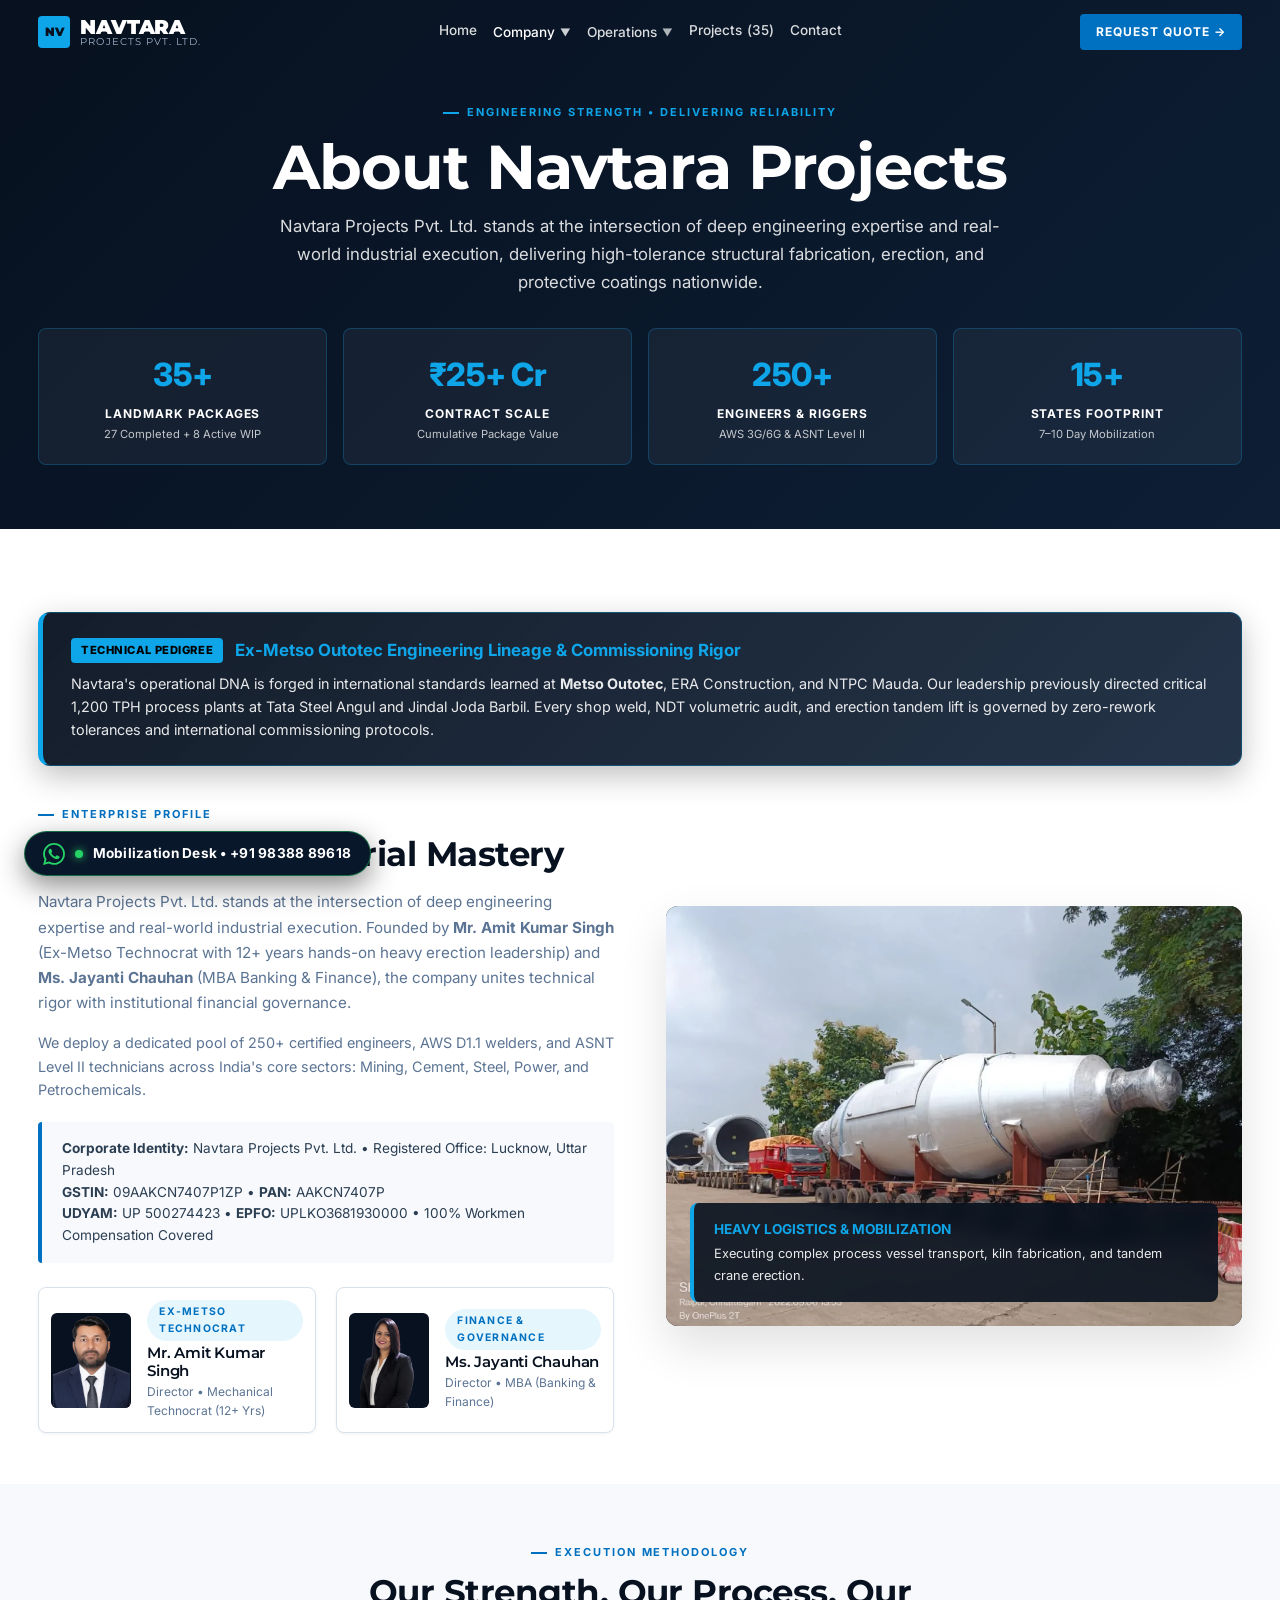
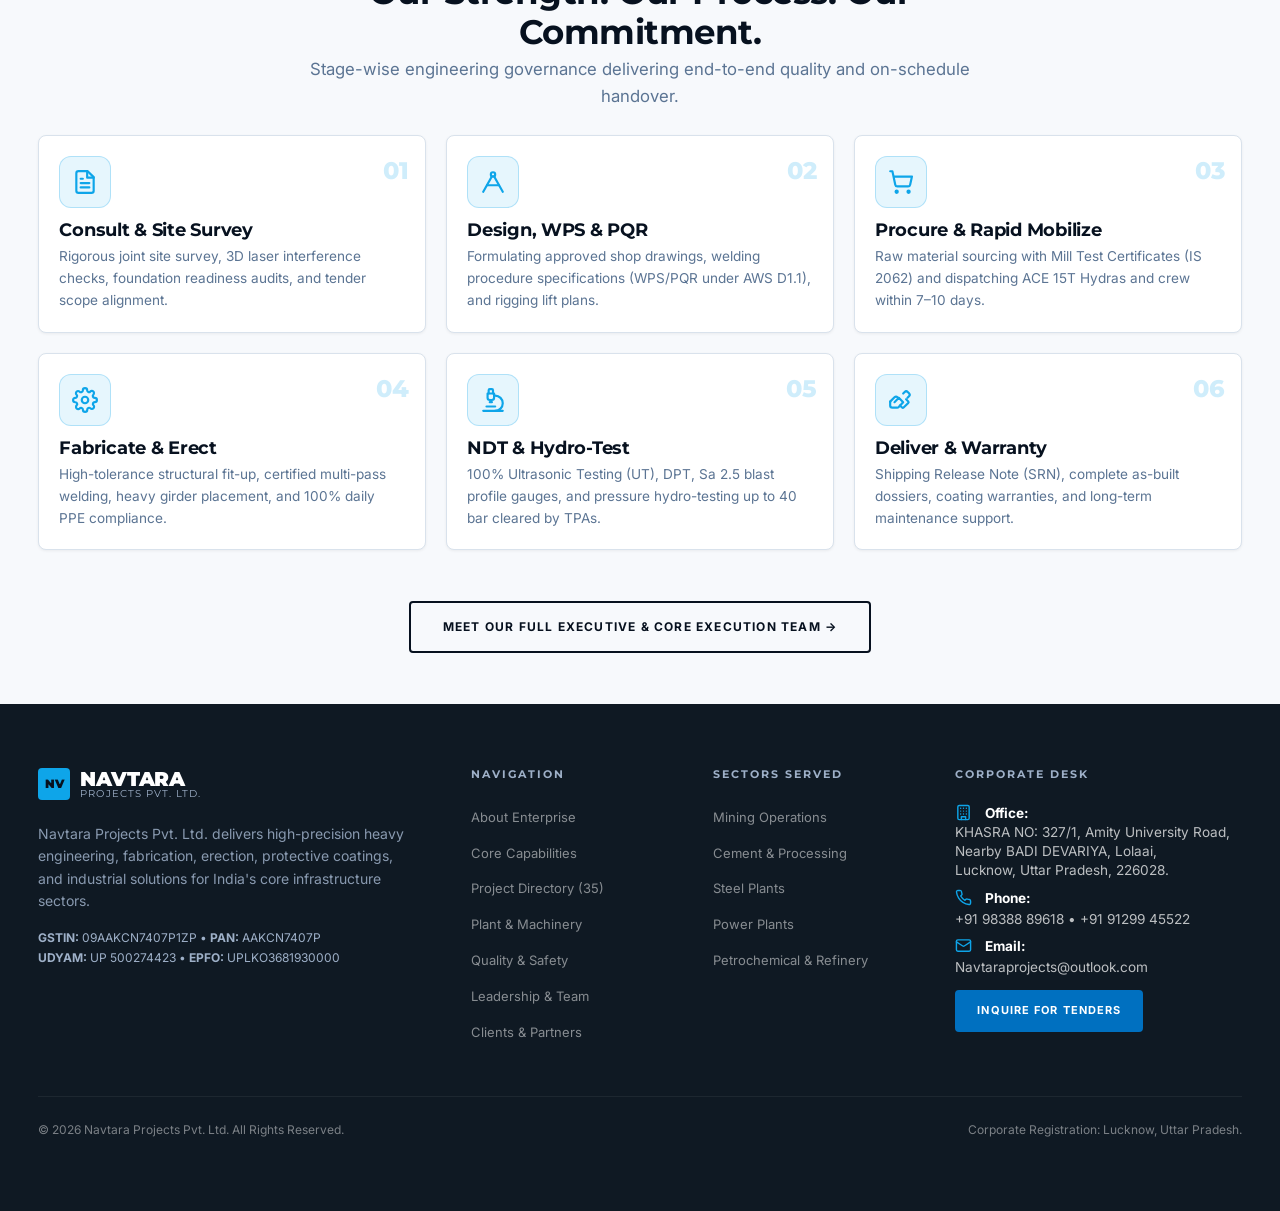
<file: about.html>
<!DOCTYPE html>
<html lang="en">
<head>
    <meta charset="UTF-8">
    <meta name="viewport" content="width=device-width, initial-scale=1.0">
    <title>About Us | Navtara Projects Pvt. Ltd.</title>
    <meta name="description" content="Learn about Navtara Projects Pvt. Ltd. — founded by Mr. Amit Kumar Singh (Ex-Metso Technocrat) and Ms. Jayanti Chauhan (MBA Banking & Finance). Heavy engineering, erection, and industrial solutions across India.">
    <meta property="og:title" content="About Navtara Projects Pvt. Ltd.">
    <meta property="og:image" content="assets/images/amit_kumar_singh.webp">
    <link rel="icon" type="image/svg+xml" href="assets/favicon.svg">

        <!-- Google Fonts Preconnect & High-Performance Load -->
    <link rel="preconnect" href="https://fonts.googleapis.com">
    <link rel="preconnect" href="https://fonts.gstatic.com" crossorigin>
    <link rel="stylesheet" href="https://fonts.googleapis.com/css2?family=Inter:wght@300;400;500;600;700&family=Montserrat:wght@600;700;800;900&display=swap">

    <!-- CSS Architecture -->
    <link rel="stylesheet" href="css/style.css">
    <link rel="stylesheet" href="css/components.css">
    <link rel="stylesheet" href="css/animations.css">
    <link rel="stylesheet" href="css/fixes.css">

    <style>
        .page-header-v3 {
            padding: calc(var(--nav-height) + var(--s-lg)) 0 var(--s-lg);
            background: linear-gradient(135deg, var(--c-navy) 0%, var(--c-navy-md) 100%);
            color: var(--c-white);
            text-align: center;
        }

        .about-stats-grid {
            display: grid;
            grid-template-columns: repeat(4, 1fr);
            gap: 1rem;
            margin: var(--s-lg) 0;
        }

        .about-stat-card {
            background: rgba(255, 255, 255, 0.05);
            border: 1px solid rgba(14, 165, 233, 0.25);
            border-radius: var(--radius-md);
            padding: 1.25rem 1rem;
            text-align: center;
            color: var(--c-white);
        }

        .director-mini-grid {
            display: grid;
            grid-template-columns: repeat(2, 1fr);
            gap: 1.25rem;
            margin-top: 1.5rem;
        }

        .director-mini-card {
            background: var(--c-white);
            border-radius: var(--radius-md);
            border: 1px solid var(--c-grey-100);
            box-shadow: var(--shadow-sm);
            overflow: hidden;
            display: flex;
            align-items: center;
            gap: 1rem;
            padding: 0.75rem;
        }

        .director-mini-avatar {
            width: 80px;
            height: 95px;
            background: #07111F;
            border-radius: 6px;
            overflow: hidden;
            flex-shrink: 0;
            display: flex;
            align-items: flex-end;
            justify-content: center;
        }

        .director-mini-avatar img {
            max-height: 100%;
            width: auto;
            object-fit: contain;
        }

        .process-flow-grid {
            display: grid;
            grid-template-columns: repeat(3, 1fr);
            gap: 1.25rem;
            margin-top: 1.5rem;
        }

        .process-card {
            background: var(--c-white);
            border-radius: var(--radius-md);
            border: 1px solid var(--c-grey-100);
            padding: 1.25rem;
            box-shadow: var(--shadow-sm);
            position: relative;
        }

        .process-num {
            position: absolute;
            top: 1rem;
            right: 1rem;
            font-size: 1.5rem;
            font-weight: 800;
            color: rgba(14, 165, 233, 0.2);
            font-family: var(--f-display);
        }

        @media (max-width: 992px) {
            .about-stats-grid { grid-template-columns: repeat(2, 1fr); }
            .process-flow-grid { grid-template-columns: 1fr; }
            .director-mini-grid { grid-template-columns: 1fr; }
        }
    </style>
</head>
<body>

    <!-- ✦ Navigation Bar ✦ -->
    <nav class="navbar scrolled" role="navigation">
        <div class="nav-container">
            <a href="index.html" class="logo">
                <span class="logo-mark">NV</span>
                <div>
                    <span class="logo-text">NAVTARA</span>
                    <span class="logo-sub">PROJECTS PVT. LTD.</span>
                </div>
            </a>
            <div class="nav-links" id="main-nav">
                <a href="index.html">Home</a>

                <div class="nav-dropdown active">
                    <button class="nav-dropdown-trigger active" aria-haspopup="true" aria-expanded="false">
                        Company <span class="nav-dropdown-arrow">▼</span>
                    </button>
                    <div class="nav-dropdown-menu">
                        <a href="about.html" class="active">About Overview</a>
                        <a href="leadership.html">Board of Directors</a>
                        <a href="quality.html">Quality &amp; Safety Policy</a>
                    </div>
                </div>

                <div class="nav-dropdown">
                    <button class="nav-dropdown-trigger" aria-haspopup="true" aria-expanded="false">
                        Operations <span class="nav-dropdown-arrow">▼</span>
                    </button>
                    <div class="nav-dropdown-menu">
                        <a href="capabilities.html">Capabilities &amp; Sectors</a>
                        <a href="machinery.html">Plant &amp; Machinery</a>
                        <a href="clients.html">Client Marquee</a>
                    </div>
                </div>

                <a href="projects.html">Projects (35)</a>
                <a href="contact.html">Contact</a>
            </div>
            <a href="contact.html" class="nav-cta">Request Quote →</a>
            <button class="menu-toggle" id="menu-toggle" aria-label="Toggle navigation menu">☰</button>
        </div>
    </nav>

    <!-- ✦ Page Header ✦ -->
    <header class="page-header-v3">
        <div class="container reveal">
            <div class="section-label section-label--light">Engineering Strength &bull; Delivering Reliability</div>
            <h1 class="heading-xl text-light" style="margin-bottom: var(--s-xs);">About Navtara Projects</h1>
            <p class="body-lg text-light" style="max-width: 720px; margin: 0 auto; opacity: 0.85;">
                Navtara Projects Pvt. Ltd. stands at the intersection of deep engineering expertise and real-world industrial execution, delivering high-tolerance structural fabrication, erection, and protective coatings nationwide.
            </p>

            <!-- Metrics from Page 2 of PDF with Detailed Context -->
            <div class="about-stats-grid">
                <div class="about-stat-card">
                    <div class="heading-lg text-accent" style="font-size: 2rem; font-weight: 800; margin-bottom: 0.2rem;">35+</div>
                    <div style="font-size: 0.75rem; text-transform: uppercase; letter-spacing: 0.08em; font-weight: 700;">Landmark Packages</div>
                    <div style="font-size: 0.7rem; opacity: 0.75; margin-top: 0.2rem;">27 Completed + 8 Active WIP</div>
                </div>
                <div class="about-stat-card">
                    <div class="heading-lg text-accent" style="font-size: 2rem; font-weight: 800; margin-bottom: 0.2rem;">₹25+ Cr</div>
                    <div style="font-size: 0.75rem; text-transform: uppercase; letter-spacing: 0.08em; font-weight: 700;">Contract Scale</div>
                    <div style="font-size: 0.7rem; opacity: 0.75; margin-top: 0.2rem;">Cumulative Package Value</div>
                </div>
                <div class="about-stat-card">
                    <div class="heading-lg text-accent" style="font-size: 2rem; font-weight: 800; margin-bottom: 0.2rem;">250+</div>
                    <div style="font-size: 0.75rem; text-transform: uppercase; letter-spacing: 0.08em; font-weight: 700;">Engineers &amp; Riggers</div>
                    <div style="font-size: 0.7rem; opacity: 0.75; margin-top: 0.2rem;">AWS 3G/6G &amp; ASNT Level II</div>
                </div>
                <div class="about-stat-card">
                    <div class="heading-lg text-accent" style="font-size: 2rem; font-weight: 800; margin-bottom: 0.2rem;">15+</div>
                    <div style="font-size: 0.75rem; text-transform: uppercase; letter-spacing: 0.08em; font-weight: 700;">States Footprint</div>
                    <div style="font-size: 0.7rem; opacity: 0.75; margin-top: 0.2rem;">7–10 Day Mobilization</div>
                </div>
            </div>
        </div>
    </header>

    <!-- ✦ Corporate Story & Founding Leadership ✦ -->
    <section class="section bg-white">
        <div class="container">
            <!-- Ex-Metso Lineage Banner -->
            <div class="heritage-box reveal">
                <div class="heritage-header">
                    <span class="heritage-badge">TECHNICAL PEDIGREE</span>
                    <strong style="color: var(--c-accent); font-size: 1.05rem;">Ex-Metso Outotec Engineering Lineage &amp; Commissioning Rigor</strong>
                </div>
                <p style="font-size: 0.9rem; opacity: 0.9; margin: 0; line-height: 1.6;">
                    Navtara's operational DNA is forged in international standards learned at <strong>Metso Outotec</strong>, ERA Construction, and NTPC Mauda. Our leadership previously directed critical 1,200 TPH process plants at Tata Steel Angul and Jindal Joda Barbil. Every shop weld, NDT volumetric audit, and erection tandem lift is governed by zero-rework tolerances and international commissioning protocols.
                </p>
            </div>

            <div class="grid-2" style="align-items: center; gap: var(--s-xl); margin-top: var(--s-lg);">
                <div class="reveal-left">
                    <div class="section-label">Enterprise Profile</div>
                    <h2 class="heading-lg" style="margin-bottom: var(--s-sm);">A Legacy of Industrial Mastery</h2>
                    <p class="body-lg text-muted" style="margin-bottom: 1rem; font-size: 0.95rem; line-height: 1.65;">
                        Navtara Projects Pvt. Ltd. stands at the intersection of deep engineering expertise and real-world industrial execution. Founded by <strong>Mr. Amit Kumar Singh</strong> (Ex-Metso Technocrat with 12+ years hands-on heavy erection leadership) and <strong>Ms. Jayanti Chauhan</strong> (MBA Banking &amp; Finance), the company unites technical rigor with institutional financial governance.
                    </p>
                    <p class="body-md text-muted" style="margin-bottom: 1.25rem; font-size: 0.9rem; line-height: 1.65;">
                        We deploy a dedicated pool of 250+ certified engineers, AWS D1.1 welders, and ASNT Level II technicians across India's core sectors: Mining, Cement, Steel, Power, and Petrochemicals.
                    </p>
                    
                    <!-- Statutory Compliance Overview -->
                    <div style="background: var(--c-off-white); border-left: 4px solid var(--c-accent-d); padding: 1rem 1.25rem; border-radius: var(--radius-sm); margin-bottom: 1.5rem; font-size: 0.85rem;">
                        <strong>Corporate Identity:</strong> Navtara Projects Pvt. Ltd. &bull; Registered Office: Lucknow, Uttar Pradesh<br>
                        <strong>GSTIN:</strong> 09AAKCN7407P1ZP &bull; <strong>PAN:</strong> AAKCN7407P<br>
                        <strong>UDYAM:</strong> UP 500274423 &bull; <strong>EPFO:</strong> UPLKO3681930000 &bull; 100% Workmen Compensation Covered
                    </div>

                    <div class="director-mini-grid">
                        <div class="director-mini-card">
                            <div class="director-mini-avatar">
                                <img src="assets/images/amit_kumar_singh.webp" alt="Mr. Amit Kumar Singh">
                            </div>
                            <div>
                                <span class="tag tag--accent" style="font-size: 0.65rem;">EX-METSO TECHNOCRAT</span>
                                <h4 style="font-size: 0.95rem; margin: 0.2rem 0 0.1rem; color: var(--c-navy);">Mr. Amit Kumar Singh</h4>
                                <div style="font-size: 0.75rem; color: var(--c-grey-500);">Director &bull; Mechanical Technocrat (12+ Yrs)</div>
                            </div>
                        </div>

                        <div class="director-mini-card">
                            <div class="director-mini-avatar">
                                <img src="assets/images/jayanti_chauhan.webp" alt="Ms. Jayanti Chauhan">
                            </div>
                            <div>
                                <span class="tag tag--accent" style="font-size: 0.65rem;">FINANCE &amp; GOVERNANCE</span>
                                <h4 style="font-size: 0.95rem; margin: 0.2rem 0 0.1rem; color: var(--c-navy);">Ms. Jayanti Chauhan</h4>
                                <div style="font-size: 0.75rem; color: var(--c-grey-500);">Director &bull; MBA (Banking &amp; Finance)</div>
                            </div>
                        </div>
                    </div>
                </div>

                <div class="reveal-right" style="position: relative;">
                    <div style="border-radius: var(--radius-lg); overflow: hidden; box-shadow: var(--shadow-xl); height: 420px; background: #07111F;">
                        <img src="assets/images/pressure_vessel.webp" alt="Massive Pressure Vessel Transportation" style="width: 100%; height: 100%; object-fit: cover;">
                    </div>
                    <div style="position: absolute; bottom: 1.5rem; left: 1.5rem; right: 1.5rem; background: rgba(7, 17, 31, 0.9); backdrop-filter: blur(8px); padding: 1rem 1.25rem; border-radius: var(--radius-md); border-left: 4px solid var(--c-accent); color: #fff;">
                        <strong style="color: var(--c-accent); font-size: 0.85rem; display: block; margin-bottom: 0.2rem;">HEAVY LOGISTICS &amp; MOBILIZATION</strong>
                        <p style="font-size: 0.8rem; opacity: 0.9; margin: 0;">Executing complex process vessel transport, kiln fabrication, and tandem crane erection.</p>
                    </div>
                </div>
            </div>
        </div>
    </section>

    <!-- ✦ Our Process: 6-Stage Execution Excellence ✦ -->
    <section class="section bg-off-white" aria-labelledby="process-heading">
        <div class="container">
            <div class="text-center reveal" style="max-width: 720px; margin: 0 auto var(--s-md);">
                <div class="section-label">Execution Methodology</div>
                <h2 class="heading-lg" id="process-heading">Our Strength. Our Process. Our Commitment.</h2>
                <p class="body-lg" style="margin-top: 0.25rem;">
                    Stage-wise engineering governance delivering end-to-end quality and on-schedule handover.
                </p>
            </div>

            <div class="process-flow-grid reveal">
                <div class="process-card">
                    <span class="process-num">01</span>
                    <div class="icon-badge"><svg viewBox="0 0 24 24"><path d="M14.5 2H6a2 2 0 0 0-2 2v16a2 2 0 0 0 2 2h12a2 2 0 0 0 2-2V7.5L14.5 2z"></path><polyline points="14 2 14 8 20 8"></polyline><line x1="16" y1="13" x2="8" y2="13"></line><line x1="16" y1="17" x2="8" y2="17"></line><line x1="10" y1="9" x2="8" y2="9"></line></svg></div>
                    <h3 class="heading-md" style="font-size: 1.1rem; margin-bottom: 0.35rem;">Consult &amp; Site Survey</h3>
                    <p class="body-md text-muted" style="font-size: 0.85rem;">
                        Rigorous joint site survey, 3D laser interference checks, foundation readiness audits, and tender scope alignment.
                    </p>
                </div>

                <div class="process-card">
                    <span class="process-num">02</span>
                    <div class="icon-badge"><svg viewBox="0 0 24 24"><circle cx="12" cy="5" r="2"></circle><path d="m3 21 8.02-14.26"></path><path d="m21 21-8.02-14.26"></path><path d="M6.5 15h11"></path></svg></div>
                    <h3 class="heading-md" style="font-size: 1.1rem; margin-bottom: 0.35rem;">Design, WPS &amp; PQR</h3>
                    <p class="body-md text-muted" style="font-size: 0.85rem;">
                        Formulating approved shop drawings, welding procedure specifications (WPS/PQR under AWS D1.1), and rigging lift plans.
                    </p>
                </div>

                <div class="process-card">
                    <span class="process-num">03</span>
                    <div class="icon-badge"><svg viewBox="0 0 24 24"><circle cx="8" cy="21" r="1"></circle><circle cx="19" cy="21" r="1"></circle><path d="M2.05 2.05h2l2.66 12.42a2 2 0 0 0 2 1.58h9.78a2 2 0 0 0 1.95-1.57l1.65-7.43H5.12"></path></svg></div>
                    <h3 class="heading-md" style="font-size: 1.1rem; margin-bottom: 0.35rem;">Procure &amp; Rapid Mobilize</h3>
                    <p class="body-md text-muted" style="font-size: 0.85rem;">
                        Raw material sourcing with Mill Test Certificates (IS 2062) and dispatching ACE 15T Hydras and crew within 7–10 days.
                    </p>
                </div>

                <div class="process-card">
                    <span class="process-num">04</span>
                    <div class="icon-badge"><svg viewBox="0 0 24 24"><circle cx="12" cy="12" r="3"></circle><path d="M19.4 15a1.65 1.65 0 0 0 .33 1.82l.06.06a2 2 0 0 1 0 2.83 2 2 0 0 1-2.83 0l-.06-.06a1.65 1.65 0 0 0-1.82-.33 1.65 1.65 0 0 0-1 1.51V21a2 2 0 0 1-2 2 2 2 0 0 1-2-2v-.09A1.65 1.65 0 0 0 9 19.4a1.65 1.65 0 0 0-1.82.33l-.06.06a2 2 0 0 1-2.83 0 2 2 0 0 1 0-2.83l.06-.06a1.65 1.65 0 0 0 .33-1.82 1.65 1.65 0 0 0-1.51-1H3a2 2 0 0 1-2-2 2 2 0 0 1 2-2h.09A1.65 1.65 0 0 0 4.6 9a1.65 1.65 0 0 0-.33-1.82l-.06-.06a2 2 0 0 1 0-2.83 2 2 0 0 1 2.83 0l.06.06a1.65 1.65 0 0 0 1.82.33H9a1.65 1.65 0 0 0 1-1.51V3a2 2 0 0 1 2-2 2 2 0 0 1 2 2v.09a1.65 1.65 0 0 0 1 1.51 1.65 1.65 0 0 0 1.82-.33l.06-.06a2 2 0 0 1 2.83 0 2 2 0 0 1 0 2.83l-.06.06a1.65 1.65 0 0 0-.33 1.82V9a1.65 1.65 0 0 0 1.51 1H21a2 2 0 0 1 2 2 2 2 0 0 1-2 2h-.09a1.65 1.65 0 0 0-1.51 1z"></path></svg></div>
                    <h3 class="heading-md" style="font-size: 1.1rem; margin-bottom: 0.35rem;">Fabricate &amp; Erect</h3>
                    <p class="body-md text-muted" style="font-size: 0.85rem;">
                        High-tolerance structural fit-up, certified multi-pass welding, heavy girder placement, and 100% daily PPE compliance.
                    </p>
                </div>

                <div class="process-card">
                    <span class="process-num">05</span>
                    <div class="icon-badge"><svg viewBox="0 0 24 24"><path d="M6 18h8"></path><path d="M3 22h18"></path><path d="M14 22a7 7 0 1 0 0-14h-1"></path><path d="M9 14h2"></path><path d="M9 12a2 2 0 0 1-2-2V6h6v4a2 2 0 0 1-2 2Z"></path><path d="M12 6V3a1 1 0 0 0-1-1H9a1 1 0 0 0-1 1v3"></path></svg></div>
                    <h3 class="heading-md" style="font-size: 1.1rem; margin-bottom: 0.35rem;">NDT &amp; Hydro-Test</h3>
                    <p class="body-md text-muted" style="font-size: 0.85rem;">
                        100% Ultrasonic Testing (UT), DPT, Sa 2.5 blast profile gauges, and pressure hydro-testing up to 40 bar cleared by TPAs.
                    </p>
                </div>

                <div class="process-card">
                    <span class="process-num">06</span>
                    <div class="icon-badge"><svg viewBox="0 0 24 24"><path d="m11 17 2 2a1 1 0 0 0 1.4 0l4.3-4.3a1 1 0 0 0 0-1.4l-2-2"></path><path d="m18 10 1.4-1.4a2 2 0 0 0 0-2.8l-1.2-1.2a2 2 0 0 0-2.8 0L14 6"></path><path d="M2 13.5V17a2 2 0 0 0 2 2h4.5a2 2 0 0 0 1.4-.6L14 14l-4-4L6 14"></path><path d="M2 13.5 6 9.5a2 2 0 0 1 2.8 0l1.2 1.2"></path></svg></div>
                    <h3 class="heading-md" style="font-size: 1.1rem; margin-bottom: 0.35rem;">Deliver &amp; Warranty</h3>
                    <p class="body-md text-muted" style="font-size: 0.85rem;">
                        Shipping Release Note (SRN), complete as-built dossiers, coating warranties, and long-term maintenance support.
                    </p>
                </div>
            </div>

            <div class="text-center" style="margin-top: var(--s-xl);">
                <a href="leadership.html" class="btn btn-outline" style="color: var(--c-navy); border-color: var(--c-navy);">Meet Our Full Executive &amp; Core Execution Team →</a>
            </div>
        </div>
    </section>

    <!-- ✦ Footer ✦ -->
    <footer class="footer bg-charcoal text-light" role="contentinfo">
        <div class="container">
            <div class="footer-grid">
                <div class="footer-col">
                    <a href="index.html" class="logo" aria-label="Navtara Projects Home">
                        <span class="logo-mark">NV</span>
                        <div>
                            <span class="logo-text">NAVTARA</span>
                            <span class="logo-sub">PROJECTS PVT. LTD.</span>
                        </div>
                    </a>
                    <p style="margin-top: var(--s-md); font-size: 0.875rem; line-height: 1.6; opacity: 0.85;">
                        Navtara Projects Pvt. Ltd. delivers high-precision heavy engineering, fabrication, erection, protective coatings, and industrial solutions for India's core infrastructure sectors.
                    </p>
                    <div style="margin-top: 1rem; font-size: 0.75rem; color: var(--c-grey-300); line-height: 1.6;">
                        <strong>GSTIN:</strong> 09AAKCN7407P1ZP &bull; <strong>PAN:</strong> AAKCN7407P<br>
                        <strong>UDYAM:</strong> UP 500274423 &bull; <strong>EPFO:</strong> UPLKO3681930000
                    </div>
                </div>

                <div class="footer-col">
                    <h5>Navigation</h5>
                    <ul>
                        <li><a href="about.html">About Enterprise</a></li>
                        <li><a href="capabilities.html">Core Capabilities</a></li>
                        <li><a href="projects.html">Project Directory (35)</a></li>
                        <li><a href="machinery.html">Plant &amp; Machinery</a></li>
                        <li><a href="quality.html">Quality &amp; Safety</a></li>
                        <li><a href="leadership.html">Leadership &amp; Team</a></li>
                        <li><a href="clients.html">Clients &amp; Partners</a></li>
                    </ul>
                </div>

                <div class="footer-col">
                    <h5>Sectors Served</h5>
                    <ul>
                        <li><a href="capabilities.html">Mining Operations</a></li>
                        <li><a href="capabilities.html">Cement &amp; Processing</a></li>
                        <li><a href="capabilities.html">Steel Plants</a></li>
                        <li><a href="capabilities.html">Power Plants</a></li>
                        <li><a href="capabilities.html">Petrochemical &amp; Refinery</a></li>
                    </ul>
                </div>

                <div class="footer-col footer-contact">
                    <h5>Corporate Desk</h5>
                    <p style="font-size: 0.85rem; line-height: 1.4; margin-bottom: 0.5rem;">
                        <span class="icon-inline"><svg viewBox="0 0 24 24"><rect width="16" height="20" x="4" y="2" rx="2" ry="2"></rect><path d="M9 22v-4h6v4"></path><path d="M8 6h.01"></path><path d="M16 6h.01"></path><path d="M12 6h.01"></path><path d="M12 10h.01"></path><path d="M12 14h.01"></path><path d="M16 10h.01"></path><path d="M16 14h.01"></path><path d="M8 10h.01"></path><path d="M8 14h.01"></path></svg></span><strong>Office:</strong><br>
                        KHASRA NO: 327/1, Amity University Road,<br>
                        Nearby BADI DEVARIYA, Lolaai,<br>
                        Lucknow, Uttar Pradesh, 226028.
                    </p>
                    <p style="font-size: 0.85rem; margin-bottom: 0.35rem;">
                        <span class="icon-inline"><svg viewBox="0 0 24 24"><path d="M22 16.92v3a2 2 0 0 1-2.18 2 19.79 19.79 0 0 1-8.63-3.07 19.5 19.5 0 0 1-6-6 19.79 19.79 0 0 1-3.07-8.67A2 2 0 0 1 4.11 2h3a2 2 0 0 1 2 1.72 12.84 12.84 0 0 0 .7 2.81 2 2 0 0 1-.45 2.11L8.09 9.91a16 16 0 0 0 6 6l1.27-1.27a2 2 0 0 1 2.11-.45 12.84 12.84 0 0 0 2.81.7A2 2 0 0 1 22 16.92z"></path></svg></span><strong>Phone:</strong><br>
                        +91 98388 89618 &bull; +91 91299 45522
                    </p>
                    <p style="font-size: 0.85rem; margin-bottom: 0.75rem;">
                        <span class="icon-inline"><svg viewBox="0 0 24 24"><rect width="20" height="16" x="2" y="4" rx="2"></rect><path d="m22 7-8.97 5.7a1.94 1.94 0 0 1-2.06 0L2 7"></path></svg></span><strong>Email:</strong><br>
                        Navtaraprojects@outlook.com
                    </p>
                    <div>
                        <a href="contact.html" class="btn btn-primary btn--sm">Inquire for Tenders</a>
                    </div>
                </div>
            </div>

            <div class="footer-bottom">
                <span>&copy; 2026 Navtara Projects Pvt. Ltd. All Rights Reserved.</span>
                <span>Corporate Registration: Lucknow, Uttar Pradesh.</span>
            </div>
        </div>
    </footer>

    <!-- Scroll to Top Button -->
        <!-- Floating Operations & Mobilization Desk Pill (Bottom-Left) -->
    <a href="https://wa.me/919838889618?text=Hello%20Navtara%20Projects%2C%20we%20would%20like%20to%20inquire%20about%20industrial%20engineering%20mobilization%20and%20tenders." 
       class="floating-ops-desk" 
       target="_blank" 
       rel="noopener" 
       aria-label="Direct WhatsApp Operations &amp; Mobilization Desk">
        <span class="floating-ops-desk-icon">
            <svg viewBox="0 0 24 24"><path d="M.057 24l1.687-6.163c-1.041-1.804-1.588-3.849-1.587-5.946.003-6.556 5.338-11.891 11.893-11.891 3.181.001 6.167 1.24 8.413 3.488 2.245 2.248 3.481 5.236 3.48 8.414-.003 6.557-5.338 11.892-11.893 11.892-1.99-.001-3.951-.5-5.688-1.448l-6.305 1.654zm6.597-3.807c1.676.995 3.276 1.591 5.392 1.592 5.448 0 9.886-4.434 9.889-9.885.002-5.462-4.415-9.89-9.881-9.892-5.452 0-9.887 4.434-9.889 9.884-.001 2.225.651 3.891 1.746 5.634l-.999 3.648 3.742-.981zm11.387-5.464c-.074-.124-.272-.198-.57-.347-.297-.149-1.758-.868-2.031-.967-.272-.099-.47-.149-.669.149-.198.297-.768.967-.941 1.165-.173.198-.347.223-.644.074-.297-.149-1.255-.462-2.39-1.475-.883-.788-1.48-1.761-1.653-2.059-.173-.297-.018-.458.13-.606.134-.133.297-.347.446-.521.151-.172.2-.296.3-.495.099-.198.05-.372-.025-.521-.075-.148-.669-1.611-.916-2.206-.242-.579-.487-.501-.669-.51l-.57-.01c-.198 0-.52.074-.792.372s-1.04 1.016-1.04 2.479 1.065 2.876 1.213 3.074c.149.198 2.095 3.2 5.076 4.487.709.306 1.263.489 1.694.626.712.226 1.36.194 1.872.118.571-.085 1.758-.719 2.006-1.413.248-.695.248-1.29.173-1.414z"/></svg>
        </span>
        <span class="floating-ops-desk-badge"></span>
        <span class="text-label">Mobilization Desk &bull; +91 98388 89618</span>
    </a>

    <button id="scroll-top-btn" aria-label="Scroll to top">↑</button>

    <!-- Scripts -->
    <script src="js/main.js"></script>
    <script src="js/cursor.js"></script>
</body>
</html>
</file>
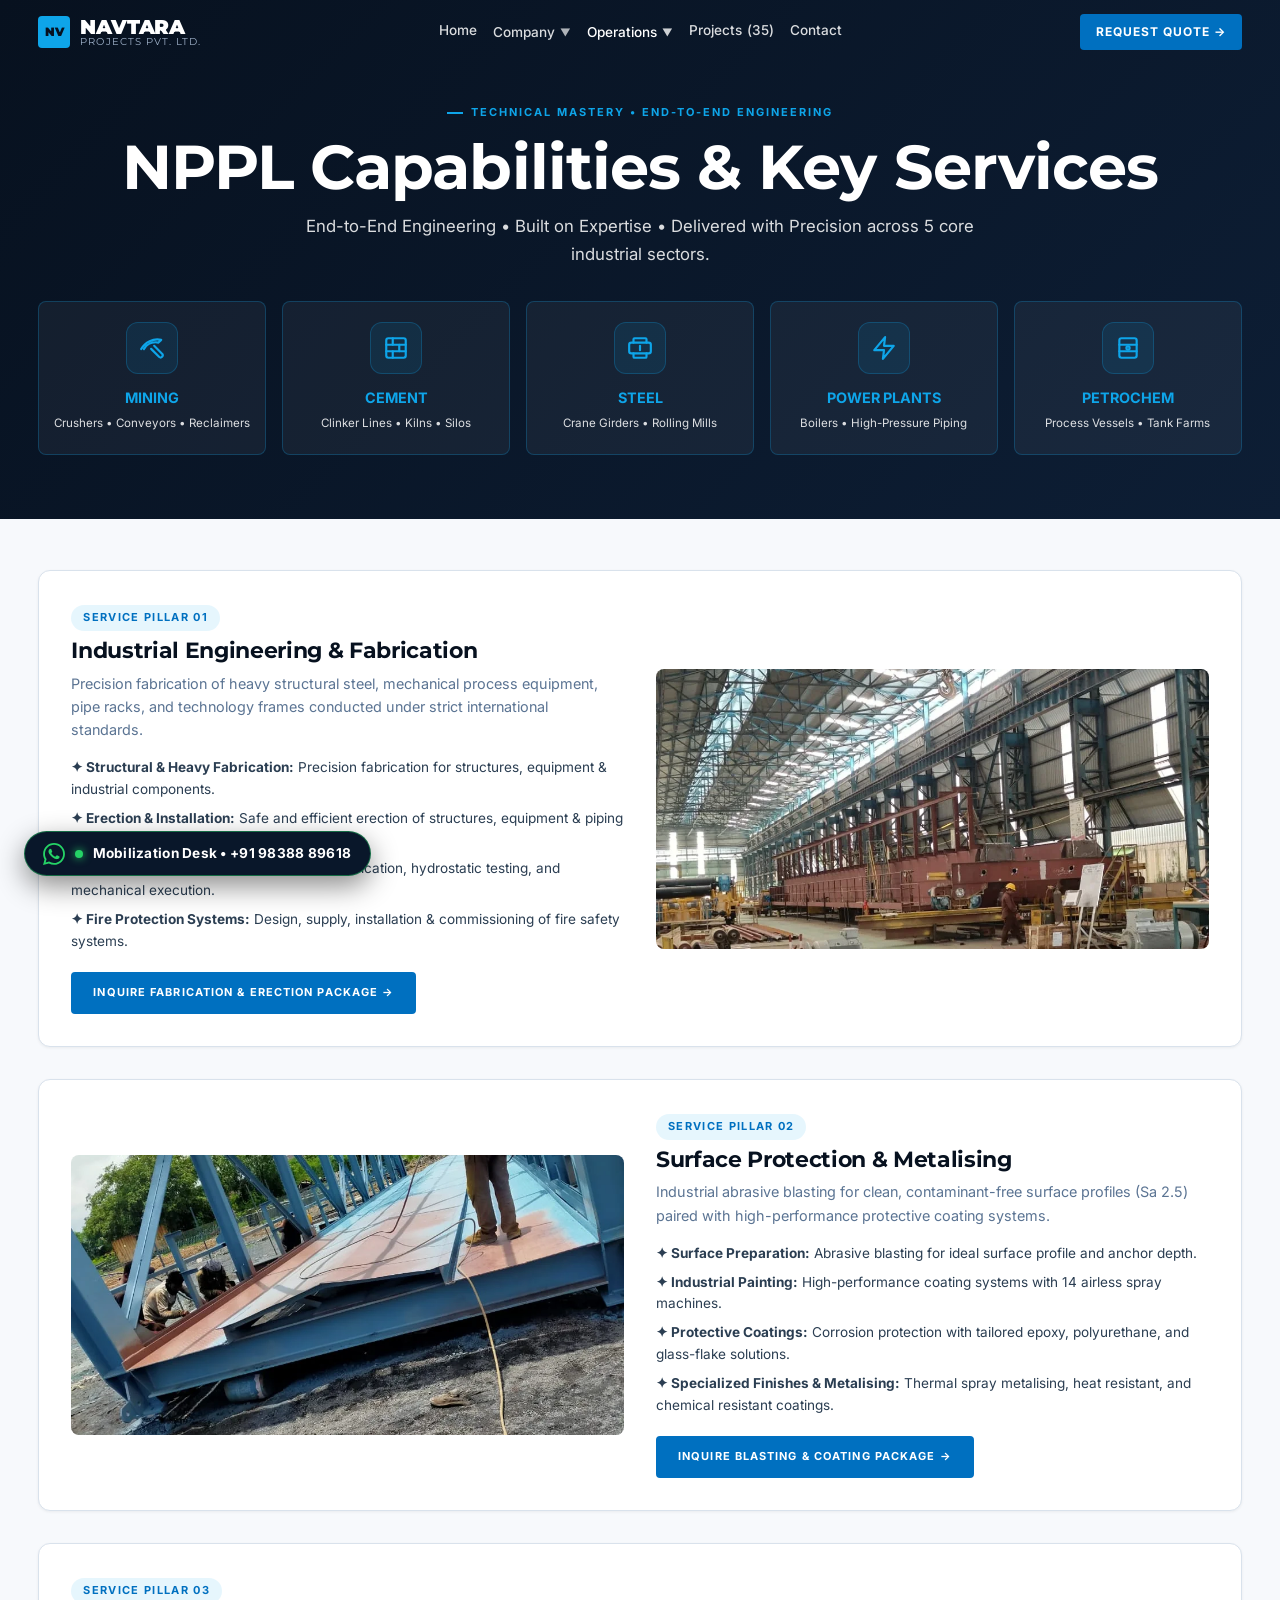
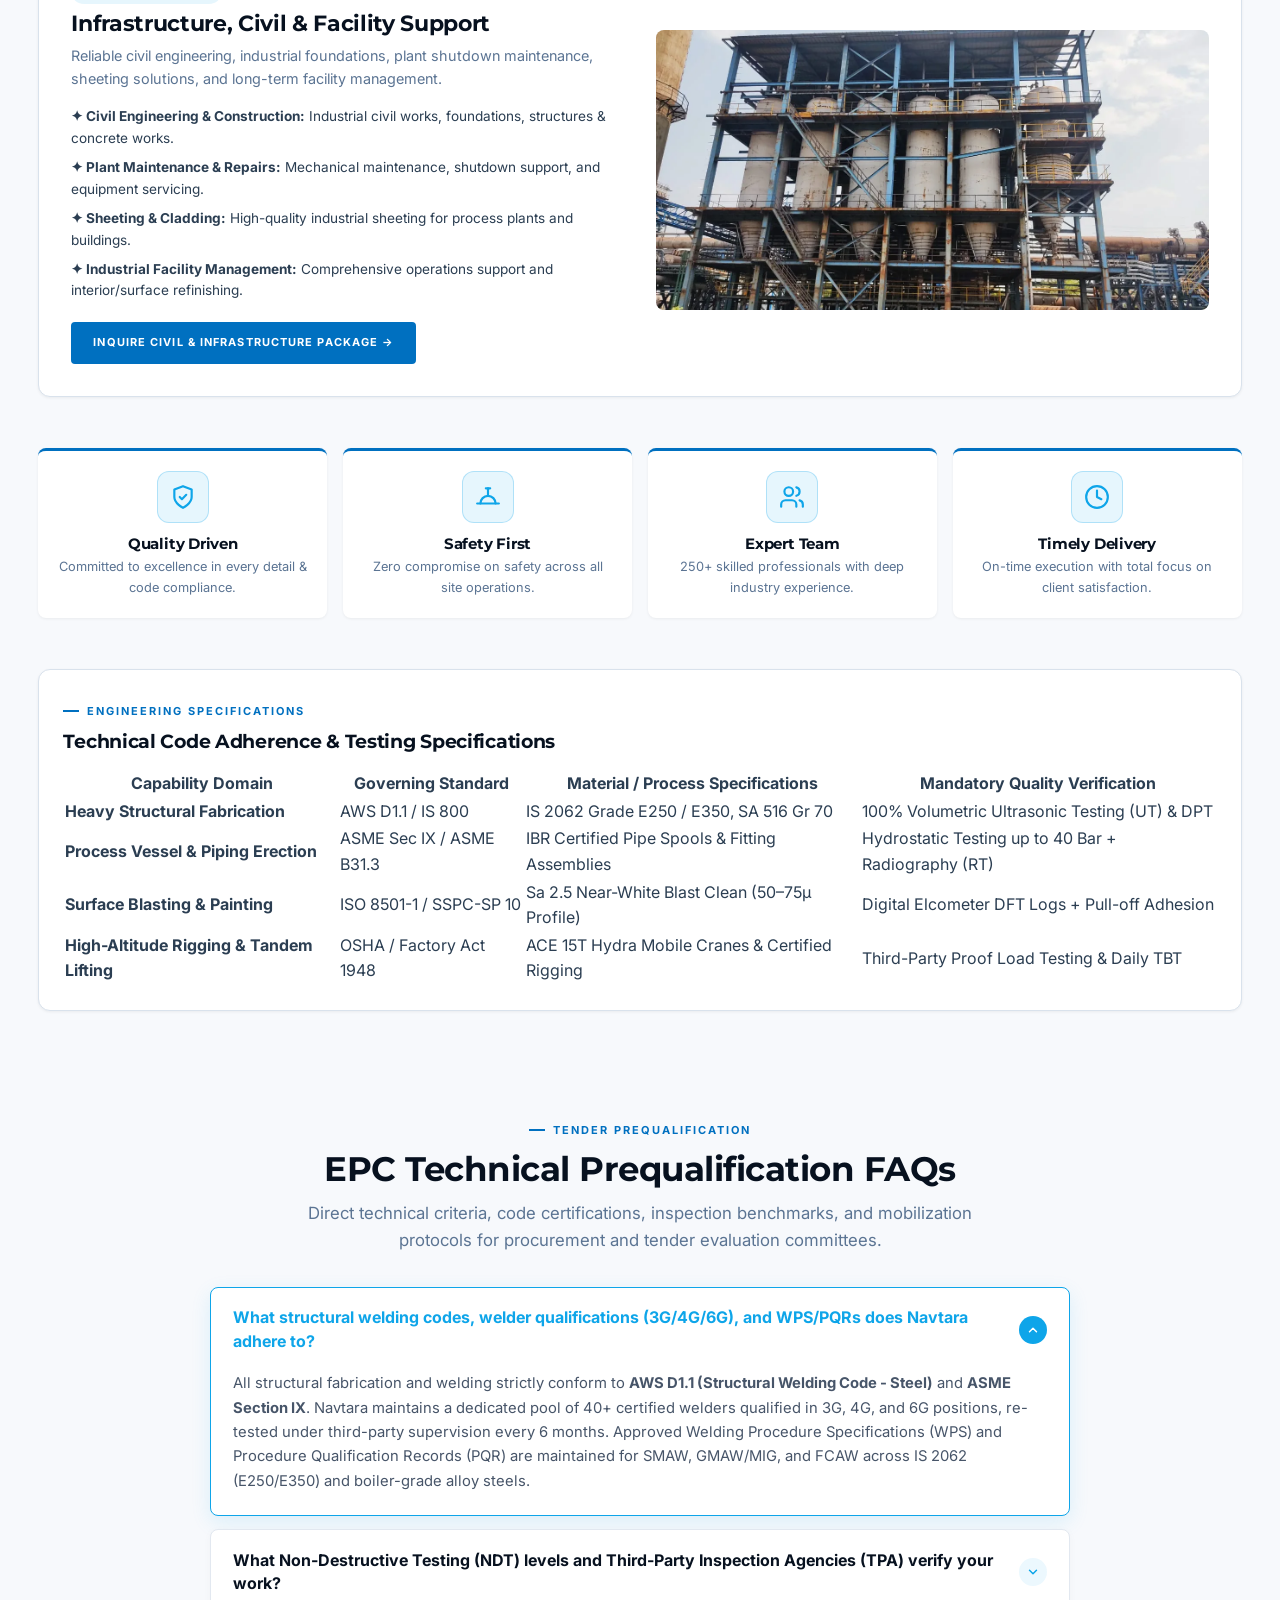
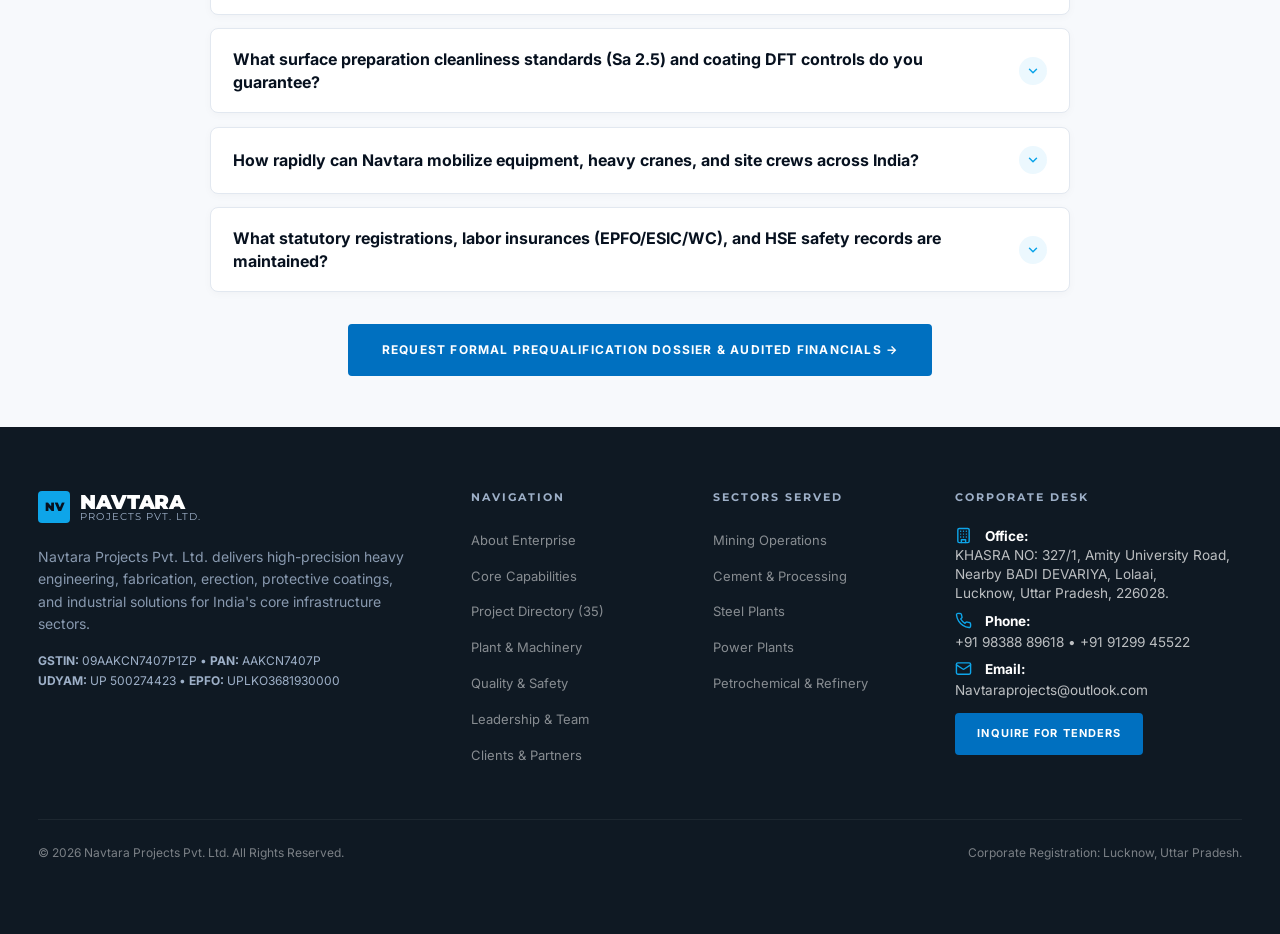
<file: capabilities.html>
<!DOCTYPE html>
<html lang="en">
<head>
    <meta charset="UTF-8">
    <meta name="viewport" content="width=device-width, initial-scale=1.0">
    <title>Engineering Capabilities &amp; Services | Navtara Projects Pvt. Ltd.</title>
    <meta name="description" content="Explore Navtara Projects' end-to-end engineering capabilities across 5 core sectors: Heavy Structural Fabrication, Erection, Surface Protection, Industrial Piping, Fire Protection & Civil Works.">

    <!-- Open Graph Meta Tags -->
    <meta property="og:title" content="Engineering Capabilities | Navtara Projects">
    <meta property="og:image" content="assets/images/fabrication_bay.webp">
    <link rel="icon" type="image/svg+xml" href="assets/favicon.svg">

        <!-- Google Fonts Preconnect & High-Performance Load -->
    <link rel="preconnect" href="https://fonts.googleapis.com">
    <link rel="preconnect" href="https://fonts.gstatic.com" crossorigin>
    <link rel="stylesheet" href="https://fonts.googleapis.com/css2?family=Inter:wght@300;400;500;600;700&family=Montserrat:wght@600;700;800;900&display=swap">

    <!-- CSS Architecture -->
    <link rel="stylesheet" href="css/style.css">
    <link rel="stylesheet" href="css/components.css">
    <link rel="stylesheet" href="css/animations.css">
    <link rel="stylesheet" href="css/fixes.css">

    <style>
        .page-header-v3 {
            padding: calc(var(--nav-height) + var(--s-lg)) 0 var(--s-lg);
            background: linear-gradient(135deg, var(--c-navy) 0%, var(--c-navy-md) 100%);
            color: var(--c-white);
            text-align: center;
        }

        .sector-badge-grid {
            display: grid;
            grid-template-columns: repeat(5, 1fr);
            gap: 1rem;
            margin: var(--s-lg) 0;
        }

        .sector-badge-card {
            background: rgba(255, 255, 255, 0.05);
            border: 1px solid rgba(14, 165, 233, 0.25);
            border-radius: var(--radius-md);
            padding: 1.25rem 0.75rem;
            text-align: center;
            color: var(--c-white);
            transition: all 0.3s ease;
        }

        .sector-badge-card:hover {
            background: rgba(14, 165, 233, 0.15);
            border-color: var(--c-accent);
            transform: translateY(-4px);
        }

        .capability-detail-card {
            background: var(--c-white);
            border-radius: var(--radius-lg);
            border: 1px solid var(--c-grey-100);
            padding: var(--s-lg);
            box-shadow: var(--shadow-sm);
            margin-bottom: var(--s-lg);
            transition: all 0.35s var(--ease-out);
        }

        .capability-detail-card:hover {
            box-shadow: var(--shadow-lg);
            border-color: var(--c-accent-d);
        }

        .capability-img-box {
            height: 280px;
            border-radius: var(--radius-md);
            overflow: hidden;
            background: #07111F;
        }

        .capability-img-box img {
            width: 100%;
            height: 100%;
            object-fit: cover;
            transition: transform 0.5s ease;
        }

        .capability-detail-card:hover .capability-img-box img {
            transform: scale(1.05);
        }

        @media (max-width: 992px) {
            .sector-badge-grid { grid-template-columns: repeat(2, 1fr); }
        }
    </style>
</head>
<body>

    <!-- ✦ Navigation Bar ✦ -->
    <nav class="navbar scrolled" role="navigation">
        <div class="nav-container">
            <a href="index.html" class="logo">
                <span class="logo-mark">NV</span>
                <div>
                    <span class="logo-text">NAVTARA</span>
                    <span class="logo-sub">PROJECTS PVT. LTD.</span>
                </div>
            </a>
            <div class="nav-links" id="main-nav">
                <a href="index.html">Home</a>

                <div class="nav-dropdown">
                    <button class="nav-dropdown-trigger" aria-haspopup="true" aria-expanded="false">
                        Company <span class="nav-dropdown-arrow">▼</span>
                    </button>
                    <div class="nav-dropdown-menu">
                        <a href="about.html">About Overview</a>
                        <a href="leadership.html">Board of Directors</a>
                        <a href="quality.html">Quality &amp; Safety Policy</a>
                    </div>
                </div>

                <div class="nav-dropdown active">
                    <button class="nav-dropdown-trigger active" aria-haspopup="true" aria-expanded="false">
                        Operations <span class="nav-dropdown-arrow">▼</span>
                    </button>
                    <div class="nav-dropdown-menu">
                        <a href="capabilities.html" class="active">Capabilities &amp; Sectors</a>
                        <a href="machinery.html">Plant &amp; Machinery</a>
                        <a href="clients.html">Client Marquee</a>
                    </div>
                </div>

                <a href="projects.html">Projects (35)</a>
                <a href="contact.html">Contact</a>
            </div>
            <a href="contact.html" class="nav-cta">Request Quote →</a>
            <button class="menu-toggle" id="menu-toggle" aria-label="Toggle navigation menu">☰</button>
        </div>
    </nav>

    <!-- ✦ Page Header ✦ -->
    <header class="page-header-v3">
        <div class="container reveal">
            <div class="section-label section-label--light">Technical Mastery &bull; End-to-End Engineering</div>
            <h1 class="heading-xl text-light" style="margin-bottom: var(--s-xs);">NPPL Capabilities &amp; Key Services</h1>
            <p class="body-lg text-light" style="max-width: 680px; margin: 0 auto; opacity: 0.85;">
                End-to-End Engineering &bull; Built on Expertise &bull; Delivered with Precision across 5 core industrial sectors.
            </p>

            <!-- 5 Core Sectors from Page 3 of PDF with Hard Tonnage Scopes -->
            <div class="sector-badge-grid">
                <div class="sector-badge-card">
                    <div class="icon-badge"><svg viewBox="0 0 24 24"><path d="M2 13a17 17 0 0 1 18.5-8.5l-2.5 2.5a13 13 0 0 0-13.5 6"></path><path d="m14 10 7.5 7.5a2 2 0 0 1-2.8 2.8L11.2 12.8"></path></svg></div>
                    <strong style="color: var(--c-accent); font-size: 0.9rem; display: block;">MINING</strong>
                    <span style="font-size: 0.725rem; opacity: 0.85;">Crushers &bull; Conveyors &bull; Reclaimers</span>
                </div>
                <div class="sector-badge-card">
                    <div class="icon-badge"><svg viewBox="0 0 24 24"><rect x="3" y="3" width="18" height="18" rx="2"></rect><path d="M3 9h18"></path><path d="M3 15h18"></path><path d="M9 3v6"></path><path d="M15 9v6"></path><path d="M9 15v6"></path></svg></div>
                    <strong style="color: var(--c-accent); font-size: 0.9rem; display: block;">CEMENT</strong>
                    <span style="font-size: 0.725rem; opacity: 0.85;">Clinker Lines &bull; Kilns &bull; Silos</span>
                </div>
                <div class="sector-badge-card">
                    <div class="icon-badge"><svg viewBox="0 0 24 24"><rect x="2" y="7" width="20" height="10" rx="2"></rect><path d="M6 7V4a1 1 0 0 1 1-1h10a1 1 0 0 1 1 1v3"></path><path d="M6 17v3a1 1 0 0 0 1 1h10a1 1 0 0 0 1-1v-3"></path><line x1="12" y1="10" x2="12" y2="14"></line></svg></div>
                    <strong style="color: var(--c-accent); font-size: 0.9rem; display: block;">STEEL</strong>
                    <span style="font-size: 0.725rem; opacity: 0.85;">Crane Girders &bull; Rolling Mills</span>
                </div>
                <div class="sector-badge-card">
                    <div class="icon-badge"><svg viewBox="0 0 24 24"><polygon points="13 2 3 14 12 14 11 22 21 10 12 10 13 2"></polygon></svg></div>
                    <strong style="color: var(--c-accent); font-size: 0.9rem; display: block;">POWER PLANTS</strong>
                    <span style="font-size: 0.725rem; opacity: 0.85;">Boilers &bull; High-Pressure Piping</span>
                </div>
                <div class="sector-badge-card">
                    <div class="icon-badge"><svg viewBox="0 0 24 24"><path d="M6 3h12a2 2 0 0 1 2 2v14a2 2 0 0 1-2 2H6a2 2 0 0 1-2-2V5a2 2 0 0 1 2-2z"></path><path d="M4 9h16"></path><path d="M4 15h16"></path><circle cx="12" cy="12" r="1.5"></circle></svg></div>
                    <strong style="color: var(--c-accent); font-size: 0.9rem; display: block;">PETROCHEM</strong>
                    <span style="font-size: 0.725rem; opacity: 0.85;">Process Vessels &bull; Tank Farms</span>
                </div>
            </div>
        </div>
    </header>

    <!-- ✦ Key Services Breakdown (Page 6 of PDF) ✦ -->
    <section class="section bg-off-white">
        <div class="container">

            <!-- Category 1: Industrial Engineering -->
            <div class="capability-detail-card reveal">
                <div class="grid-2" style="align-items: center; gap: var(--s-lg);">
                    <div>
                        <span class="tag tag--accent" style="margin-bottom: 0.4rem;">SERVICE PILLAR 01</span>
                        <h2 class="heading-lg" style="margin-bottom: 0.5rem; font-size: 1.4rem;">Industrial Engineering &amp; Fabrication</h2>
                        <p class="body-md text-muted" style="margin-bottom: 1rem; font-size: 0.9rem;">
                            Precision fabrication of heavy structural steel, mechanical process equipment, pipe racks, and technology frames conducted under strict international standards.
                        </p>
                        <div style="display: flex; flex-direction: column; gap: 0.45rem; font-size: 0.85rem; color: var(--c-grey-700); margin-bottom: 1.25rem;">
                            <div><strong>✦ Structural &amp; Heavy Fabrication:</strong> Precision fabrication for structures, equipment &amp; industrial components.</div>
                            <div><strong>✦ Erection &amp; Installation:</strong> Safe and efficient erection of structures, equipment &amp; piping networks.</div>
                            <div><strong>✦ Piping &amp; Mechanical Services:</strong> Piping fabrication, hydrostatic testing, and mechanical execution.</div>
                            <div><strong>✦ Fire Protection Systems:</strong> Design, supply, installation &amp; commissioning of fire safety systems.</div>
                        </div>
                        <a href="contact.html" class="btn btn-primary btn--sm">Inquire Fabrication &amp; Erection Package →</a>
                    </div>
                    <div class="capability-img-box">
                        <img src="assets/images/fabrication_bay.webp" alt="Heavy structural fabrication bay" loading="lazy">
                    </div>
                </div>
            </div>

            <!-- Category 2: Surface Protection & Coatings -->
            <div class="capability-detail-card reveal delay-100">
                <div class="grid-2" style="align-items: center; gap: var(--s-lg);">
                    <div class="capability-img-box">
                        <img src="assets/images/bridge_coating.webp" alt="Abrasive blasting and coating" loading="lazy">
                    </div>
                    <div>
                        <span class="tag tag--accent" style="margin-bottom: 0.4rem;">SERVICE PILLAR 02</span>
                        <h2 class="heading-lg" style="margin-bottom: 0.5rem; font-size: 1.4rem;">Surface Protection &amp; Metalising</h2>
                        <p class="body-md text-muted" style="margin-bottom: 1rem; font-size: 0.9rem;">
                            Industrial abrasive blasting for clean, contaminant-free surface profiles (Sa 2.5) paired with high-performance protective coating systems.
                        </p>
                        <div style="display: flex; flex-direction: column; gap: 0.45rem; font-size: 0.85rem; color: var(--c-grey-700); margin-bottom: 1.25rem;">
                            <div><strong>✦ Surface Preparation:</strong> Abrasive blasting for ideal surface profile and anchor depth.</div>
                            <div><strong>✦ Industrial Painting:</strong> High-performance coating systems with 14 airless spray machines.</div>
                            <div><strong>✦ Protective Coatings:</strong> Corrosion protection with tailored epoxy, polyurethane, and glass-flake solutions.</div>
                            <div><strong>✦ Specialized Finishes &amp; Metalising:</strong> Thermal spray metalising, heat resistant, and chemical resistant coatings.</div>
                        </div>
                        <a href="contact.html" class="btn btn-primary btn--sm">Inquire Blasting &amp; Coating Package →</a>
                    </div>
                </div>
            </div>

            <!-- Category 3: Infrastructure, Civil & Facility -->
            <div class="capability-detail-card reveal delay-200">
                <div class="grid-2" style="align-items: center; gap: var(--s-lg);">
                    <div>
                        <span class="tag tag--accent" style="margin-bottom: 0.4rem;">SERVICE PILLAR 03</span>
                        <h2 class="heading-lg" style="margin-bottom: 0.5rem; font-size: 1.4rem;">Infrastructure, Civil &amp; Facility Support</h2>
                        <p class="body-md text-muted" style="margin-bottom: 1rem; font-size: 0.9rem;">
                            Reliable civil engineering, industrial foundations, plant shutdown maintenance, sheeting solutions, and long-term facility management.
                        </p>
                        <div style="display: flex; flex-direction: column; gap: 0.45rem; font-size: 0.85rem; color: var(--c-grey-700); margin-bottom: 1.25rem;">
                            <div><strong>✦ Civil Engineering &amp; Construction:</strong> Industrial civil works, foundations, structures &amp; concrete works.</div>
                            <div><strong>✦ Plant Maintenance &amp; Repairs:</strong> Mechanical maintenance, shutdown support, and equipment servicing.</div>
                            <div><strong>✦ Sheeting &amp; Cladding:</strong> High-quality industrial sheeting for process plants and buildings.</div>
                            <div><strong>✦ Industrial Facility Management:</strong> Comprehensive operations support and interior/surface refinishing.</div>
                        </div>
                        <a href="contact.html" class="btn btn-primary btn--sm">Inquire Civil &amp; Infrastructure Package →</a>
                    </div>
                    <div class="capability-img-box">
                        <img src="assets/images/silo_erection.webp" alt="Industrial plant civil and silo infrastructure" loading="lazy">
                    </div>
                </div>
            </div>

            <!-- 4 Execution Pillars from Page 4 of PDF -->
            <div class="grid-4 reveal" style="gap: 1rem; margin-top: var(--s-xl);">
                <div style="background: var(--c-white); padding: 1.25rem; border-radius: var(--radius-md); border-top: 3px solid var(--c-accent-d); text-align: center; box-shadow: var(--shadow-sm);">
                    <div class="icon-badge"><svg viewBox="0 0 24 24"><path d="M12 22s8-4 8-10V5l-8-3-8 3v7c0 6 8 10 8 10z"></path><path d="m9 12 2 2 4-4"></path></svg></div>
                    <h3 style="font-size: 0.95rem; font-weight: 700; color: var(--c-navy); margin-bottom: 0.2rem;">Quality Driven</h3>
                    <p style="font-size: 0.8rem; color: var(--c-grey-500); margin: 0;">Committed to excellence in every detail &amp; code compliance.</p>
                </div>
                <div style="background: var(--c-white); padding: 1.25rem; border-radius: var(--radius-md); border-top: 3px solid var(--c-accent-d); text-align: center; box-shadow: var(--shadow-sm);">
                    <div class="icon-badge"><svg viewBox="0 0 24 24"><path d="M2 18h20"></path><path d="M5 18a7 7 0 0 1 14 0"></path><path d="M12 4v7"></path><path d="M10 4h4"></path></svg></div>
                    <h3 style="font-size: 0.95rem; font-weight: 700; color: var(--c-navy); margin-bottom: 0.2rem;">Safety First</h3>
                    <p style="font-size: 0.8rem; color: var(--c-grey-500); margin: 0;">Zero compromise on safety across all site operations.</p>
                </div>
                <div style="background: var(--c-white); padding: 1.25rem; border-radius: var(--radius-md); border-top: 3px solid var(--c-accent-d); text-align: center; box-shadow: var(--shadow-sm);">
                    <div class="icon-badge"><svg viewBox="0 0 24 24"><path d="M16 21v-2a4 4 0 0 0-4-4H6a4 4 0 0 0-4 4v2"></path><circle cx="9" cy="7" r="4"></circle><path d="M22 21v-2a4 4 0 0 0-3-3.87"></path><path d="M16 3.13a4 4 0 0 1 0 7.75"></path></svg></div>
                    <h3 style="font-size: 0.95rem; font-weight: 700; color: var(--c-navy); margin-bottom: 0.2rem;">Expert Team</h3>
                    <p style="font-size: 0.8rem; color: var(--c-grey-500); margin: 0;">250+ skilled professionals with deep industry experience.</p>
                </div>
                <div style="background: var(--c-white); padding: 1.25rem; border-radius: var(--radius-md); border-top: 3px solid var(--c-accent-d); text-align: center; box-shadow: var(--shadow-sm);">
                    <div class="icon-badge"><svg viewBox="0 0 24 24"><circle cx="12" cy="12" r="10"></circle><polyline points="12 6 12 12 16 14"></polyline></svg></div>
                    <h3 style="font-size: 0.95rem; font-weight: 700; color: var(--c-navy); margin-bottom: 0.2rem;">Timely Delivery</h3>
                    <p style="font-size: 0.8rem; color: var(--c-grey-500); margin: 0;">On-time execution with total focus on client satisfaction.</p>
                </div>
            </div>

            <!-- Technical Engineering Standards & Code Matrix -->
            <div class="reveal" style="margin-top: var(--s-xl); background: var(--c-white); border-radius: var(--radius-lg); border: 1px solid var(--c-grey-100); padding: 1.5rem; box-shadow: var(--shadow-sm);">
                <div class="section-label">Engineering Specifications</div>
                <h3 class="heading-md" style="margin-bottom: 1rem; color: var(--c-navy);">Technical Code Adherence &amp; Testing Specifications</h3>
                <div style="overflow-x: auto;">
                    <table class="machinery-table" style="margin: 0;">
                        <thead>
                            <tr>
                                <th>Capability Domain</th>
                                <th>Governing Standard</th>
                                <th>Material / Process Specifications</th>
                                <th>Mandatory Quality Verification</th>
                            </tr>
                        </thead>
                        <tbody>
                            <tr>
                                <td><strong>Heavy Structural Fabrication</strong></td>
                                <td>AWS D1.1 / IS 800</td>
                                <td>IS 2062 Grade E250 / E350, SA 516 Gr 70</td>
                                <td>100% Volumetric Ultrasonic Testing (UT) &amp; DPT</td>
                            </tr>
                            <tr>
                                <td><strong>Process Vessel &amp; Piping Erection</strong></td>
                                <td>ASME Sec IX / ASME B31.3</td>
                                <td>IBR Certified Pipe Spools &amp; Fitting Assemblies</td>
                                <td>Hydrostatic Testing up to 40 Bar + Radiography (RT)</td>
                            </tr>
                            <tr>
                                <td><strong>Surface Blasting &amp; Painting</strong></td>
                                <td>ISO 8501-1 / SSPC-SP 10</td>
                                <td>Sa 2.5 Near-White Blast Clean (50–75µ Profile)</td>
                                <td>Digital Elcometer DFT Logs + Pull-off Adhesion</td>
                            </tr>
                            <tr>
                                <td><strong>High-Altitude Rigging &amp; Tandem Lifting</strong></td>
                                <td>OSHA / Factory Act 1948</td>
                                <td>ACE 15T Hydra Mobile Cranes &amp; Certified Rigging</td>
                                <td>Third-Party Proof Load Testing &amp; Daily TBT</td>
                            </tr>
                        </tbody>
                    </table>
                </div>
            </div>

        </div>
    </section>

    <!-- ✦ Technical Tender Prequalification FAQ ✦ -->
    <section class="faq-section" aria-labelledby="faq-heading">
        <div class="container">
            <div class="text-center reveal" style="max-width: 680px; margin: 0 auto var(--s-lg);">
                <div class="section-label">Tender Prequalification</div>
                <h2 class="heading-lg" id="faq-heading">EPC Technical Prequalification FAQs</h2>
                <p class="body-lg text-muted" style="margin-top: var(--s-xs);">
                    Direct technical criteria, code certifications, inspection benchmarks, and mobilization protocols for procurement and tender evaluation committees.
                </p>
            </div>

            <div class="faq-accordion reveal">
                <!-- Item 1: Welding Codes & Welder Certs -->
                <div class="faq-item active">
                    <button type="button" class="faq-question" aria-expanded="true">
                        <span>What structural welding codes, welder qualifications (3G/4G/6G), and WPS/PQRs does Navtara adhere to?</span>
                        <span class="faq-toggle-icon">
                            <svg width="14" height="14" viewBox="0 0 24 24" fill="none" stroke="currentColor" stroke-width="2.5" stroke-linecap="round" stroke-linejoin="round"><polyline points="6 9 12 15 18 9"></polyline></svg>
                        </span>
                    </button>
                    <div class="faq-answer">
                        <p>All structural fabrication and welding strictly conform to <strong>AWS D1.1 (Structural Welding Code - Steel)</strong> and <strong>ASME Section IX</strong>. Navtara maintains a dedicated pool of 40+ certified welders qualified in 3G, 4G, and 6G positions, re-tested under third-party supervision every 6 months. Approved Welding Procedure Specifications (WPS) and Procedure Qualification Records (PQR) are maintained for SMAW, GMAW/MIG, and FCAW across IS 2062 (E250/E350) and boiler-grade alloy steels.</p>
                    </div>
                </div>

                <!-- Item 2: NDT Inspection & TPAs -->
                <div class="faq-item">
                    <button type="button" class="faq-question" aria-expanded="false">
                        <span>What Non-Destructive Testing (NDT) levels and Third-Party Inspection Agencies (TPA) verify your work?</span>
                        <span class="faq-toggle-icon">
                            <svg width="14" height="14" viewBox="0 0 24 24" fill="none" stroke="currentColor" stroke-width="2.5" stroke-linecap="round" stroke-linejoin="round"><polyline points="6 9 12 15 18 9"></polyline></svg>
                        </span>
                    </button>
                    <div class="faq-answer">
                        <p>Quality audits are executed by certified <strong>ASNT &amp; ISNT Level II inspectors</strong>. We perform 100% Visual Testing (VT), 100% Ultrasonic Testing (UT) on critical full-penetration groove welds, Dye Penetrant Testing (DPT), and Magnetic Particle Inspection (MPI). Our quality dossiers and stage-wise inspection hold points are regularly audited and cleared by leading Third-Party Inspection Agencies including <strong>Bureau Veritas (BV), T&Uuml;V Rheinland, RITES, DNV, SGS, and Engineers India Ltd (EIL)</strong>.</p>
                    </div>
                </div>

                <!-- Item 3: Surface Blasting & Coating Standards -->
                <div class="faq-item">
                    <button type="button" class="faq-question" aria-expanded="false">
                        <span>What surface preparation cleanliness standards (Sa 2.5) and coating DFT controls do you guarantee?</span>
                        <span class="faq-toggle-icon">
                            <svg width="14" height="14" viewBox="0 0 24 24" fill="none" stroke="currentColor" stroke-width="2.5" stroke-linecap="round" stroke-linejoin="round"><polyline points="6 9 12 15 18 9"></polyline></svg>
                        </span>
                    </button>
                    <div class="faq-answer">
                        <p>We execute abrasive grit blasting to <strong>Sa 2.5 (Near-White Metal)</strong> per ISO 8501-1 / SSPC-SP 10 with surface profile roughness maintained between 50 to 75 microns. Coatings are applied with Graco Xtreme airless spray equipment. Every batch includes digital environmental logs (relative humidity, dew point spread &gt;3&deg;C, ambient temp), continuous wet film thickness checks, calibrated electronic dry film thickness (DFT) reports, and cross-cut/pull-off adhesion testing adhering to high-corrosion C4/C5-M specifications.</p>
                    </div>
                </div>

                <!-- Item 4: Heavy Equipment & Site Mobilization -->
                <div class="faq-item">
                    <button type="button" class="faq-question" aria-expanded="false">
                        <span>How rapidly can Navtara mobilize equipment, heavy cranes, and site crews across India?</span>
                        <span class="faq-toggle-icon">
                            <svg width="14" height="14" viewBox="0 0 24 24" fill="none" stroke="currentColor" stroke-width="2.5" stroke-linecap="round" stroke-linejoin="round"><polyline points="6 9 12 15 18 9"></polyline></svg>
                        </span>
                    </button>
                    <div class="faq-answer">
                        <p>Navtara owns and deploys fleet machinery including <strong>ACE 15T Hydra mobile cranes, 400A/500A inverter welding units, 750 CFM screw compressors, copper slag blast pots, and certified scaffolding banks</strong>. With pre-established regional hubs in Gujarat, Odisha, Maharashtra, and Chhattisgarh, our advance mobilization teams and lead supervisors deploy to brownfield or greenfield sites within <strong>7 to 10 days</strong> of Letter of Intent (LOI) / Work Order issuance.</p>
                    </div>
                </div>

                <!-- Item 5: Statutory Compliance & HSE Safety Record -->
                <div class="faq-item">
                    <button type="button" class="faq-question" aria-expanded="false">
                        <span>What statutory registrations, labor insurances (EPFO/ESIC/WC), and HSE safety records are maintained?</span>
                        <span class="faq-toggle-icon">
                            <svg width="14" height="14" viewBox="0 0 24 24" fill="none" stroke="currentColor" stroke-width="2.5" stroke-linecap="round" stroke-linejoin="round"><polyline points="6 9 12 15 18 9"></polyline></svg>
                        </span>
                    </button>
                    <div class="faq-answer">
                        <p>Navtara operates with comprehensive statutory governance: <strong>GSTIN (09AAKCN7407P1ZP), PAN (AAKCN7407P), UDYAM (UP 500274423), and EPFO (UPLKO3681930000)</strong>. 100% of deployed technicians are covered under ESIC, Group Workmen Compensation (WC), and site-specific Contractor All Risk (CAR) policies. We maintain an exemplary <strong>Zero Lost Time Incident (0 LTI)</strong> safety track record enforced by mandatory daily Tool-Box Talks (TBT), Job Safety Analyses (JSA), and full PPE compliance.</p>
                    </div>
                </div>
            </div>

            <!-- Pre-qualification CTA -->
            <div class="text-center reveal" style="margin-top: var(--s-lg);">
                <a href="contact.html" class="btn btn-primary">Request Formal Prequalification Dossier &amp; Audited Financials →</a>
            </div>
        </div>
    </section>

    <!-- ✦ Footer ✦ -->
    <footer class="footer bg-charcoal text-light" role="contentinfo">
        <div class="container">
            <div class="footer-grid">
                <div class="footer-col">
                    <a href="index.html" class="logo" aria-label="Navtara Projects Home">
                        <span class="logo-mark">NV</span>
                        <div>
                            <span class="logo-text">NAVTARA</span>
                            <span class="logo-sub">PROJECTS PVT. LTD.</span>
                        </div>
                    </a>
                    <p style="margin-top: var(--s-md); font-size: 0.875rem; line-height: 1.6; opacity: 0.85;">
                        Navtara Projects Pvt. Ltd. delivers high-precision heavy engineering, fabrication, erection, protective coatings, and industrial solutions for India's core infrastructure sectors.
                    </p>
                    <div style="margin-top: 1rem; font-size: 0.75rem; color: var(--c-grey-300); line-height: 1.6;">
                        <strong>GSTIN:</strong> 09AAKCN7407P1ZP &bull; <strong>PAN:</strong> AAKCN7407P<br>
                        <strong>UDYAM:</strong> UP 500274423 &bull; <strong>EPFO:</strong> UPLKO3681930000
                    </div>
                </div>

                <div class="footer-col">
                    <h5>Navigation</h5>
                    <ul>
                        <li><a href="about.html">About Enterprise</a></li>
                        <li><a href="capabilities.html">Core Capabilities</a></li>
                        <li><a href="projects.html">Project Directory (35)</a></li>
                        <li><a href="machinery.html">Plant &amp; Machinery</a></li>
                        <li><a href="quality.html">Quality &amp; Safety</a></li>
                        <li><a href="leadership.html">Leadership &amp; Team</a></li>
                        <li><a href="clients.html">Clients &amp; Partners</a></li>
                    </ul>
                </div>

                <div class="footer-col">
                    <h5>Sectors Served</h5>
                    <ul>
                        <li><a href="capabilities.html">Mining Operations</a></li>
                        <li><a href="capabilities.html">Cement &amp; Processing</a></li>
                        <li><a href="capabilities.html">Steel Plants</a></li>
                        <li><a href="capabilities.html">Power Plants</a></li>
                        <li><a href="capabilities.html">Petrochemical &amp; Refinery</a></li>
                    </ul>
                </div>

                <div class="footer-col footer-contact">
                    <h5>Corporate Desk</h5>
                    <p style="font-size: 0.85rem; line-height: 1.4; margin-bottom: 0.5rem;">
                        <span class="icon-inline"><svg viewBox="0 0 24 24"><rect width="16" height="20" x="4" y="2" rx="2" ry="2"></rect><path d="M9 22v-4h6v4"></path><path d="M8 6h.01"></path><path d="M16 6h.01"></path><path d="M12 6h.01"></path><path d="M12 10h.01"></path><path d="M12 14h.01"></path><path d="M16 10h.01"></path><path d="M16 14h.01"></path><path d="M8 10h.01"></path><path d="M8 14h.01"></path></svg></span><strong>Office:</strong><br>
                        KHASRA NO: 327/1, Amity University Road,<br>
                        Nearby BADI DEVARIYA, Lolaai,<br>
                        Lucknow, Uttar Pradesh, 226028.
                    </p>
                    <p style="font-size: 0.85rem; margin-bottom: 0.35rem;">
                        <span class="icon-inline"><svg viewBox="0 0 24 24"><path d="M22 16.92v3a2 2 0 0 1-2.18 2 19.79 19.79 0 0 1-8.63-3.07 19.5 19.5 0 0 1-6-6 19.79 19.79 0 0 1-3.07-8.67A2 2 0 0 1 4.11 2h3a2 2 0 0 1 2 1.72 12.84 12.84 0 0 0 .7 2.81 2 2 0 0 1-.45 2.11L8.09 9.91a16 16 0 0 0 6 6l1.27-1.27a2 2 0 0 1 2.11-.45 12.84 12.84 0 0 0 2.81.7A2 2 0 0 1 22 16.92z"></path></svg></span><strong>Phone:</strong><br>
                        +91 98388 89618 &bull; +91 91299 45522
                    </p>
                    <p style="font-size: 0.85rem; margin-bottom: 0.75rem;">
                        <span class="icon-inline"><svg viewBox="0 0 24 24"><rect width="20" height="16" x="2" y="4" rx="2"></rect><path d="m22 7-8.97 5.7a1.94 1.94 0 0 1-2.06 0L2 7"></path></svg></span><strong>Email:</strong><br>
                        Navtaraprojects@outlook.com
                    </p>
                    <div>
                        <a href="contact.html" class="btn btn-primary btn--sm">Inquire for Tenders</a>
                    </div>
                </div>
            </div>

            <div class="footer-bottom">
                <span>&copy; 2026 Navtara Projects Pvt. Ltd. All Rights Reserved.</span>
                <span>Corporate Registration: Lucknow, Uttar Pradesh.</span>
            </div>
        </div>
    </footer>

    <!-- Scroll to Top Button -->
        <!-- Floating Operations & Mobilization Desk Pill (Bottom-Left) -->
    <a href="https://wa.me/919838889618?text=Hello%20Navtara%20Projects%2C%20we%20would%20like%20to%20inquire%20about%20industrial%20engineering%20mobilization%20and%20tenders." 
       class="floating-ops-desk" 
       target="_blank" 
       rel="noopener" 
       aria-label="Direct WhatsApp Operations &amp; Mobilization Desk">
        <span class="floating-ops-desk-icon">
            <svg viewBox="0 0 24 24"><path d="M.057 24l1.687-6.163c-1.041-1.804-1.588-3.849-1.587-5.946.003-6.556 5.338-11.891 11.893-11.891 3.181.001 6.167 1.24 8.413 3.488 2.245 2.248 3.481 5.236 3.48 8.414-.003 6.557-5.338 11.892-11.893 11.892-1.99-.001-3.951-.5-5.688-1.448l-6.305 1.654zm6.597-3.807c1.676.995 3.276 1.591 5.392 1.592 5.448 0 9.886-4.434 9.889-9.885.002-5.462-4.415-9.89-9.881-9.892-5.452 0-9.887 4.434-9.889 9.884-.001 2.225.651 3.891 1.746 5.634l-.999 3.648 3.742-.981zm11.387-5.464c-.074-.124-.272-.198-.57-.347-.297-.149-1.758-.868-2.031-.967-.272-.099-.47-.149-.669.149-.198.297-.768.967-.941 1.165-.173.198-.347.223-.644.074-.297-.149-1.255-.462-2.39-1.475-.883-.788-1.48-1.761-1.653-2.059-.173-.297-.018-.458.13-.606.134-.133.297-.347.446-.521.151-.172.2-.296.3-.495.099-.198.05-.372-.025-.521-.075-.148-.669-1.611-.916-2.206-.242-.579-.487-.501-.669-.51l-.57-.01c-.198 0-.52.074-.792.372s-1.04 1.016-1.04 2.479 1.065 2.876 1.213 3.074c.149.198 2.095 3.2 5.076 4.487.709.306 1.263.489 1.694.626.712.226 1.36.194 1.872.118.571-.085 1.758-.719 2.006-1.413.248-.695.248-1.29.173-1.414z"/></svg>
        </span>
        <span class="floating-ops-desk-badge"></span>
        <span class="text-label">Mobilization Desk &bull; +91 98388 89618</span>
    </a>

    <button id="scroll-top-btn" aria-label="Scroll to top">↑</button>

    <!-- Scripts -->
    <script src="js/main.js"></script>
    <script src="js/cursor.js"></script>
</body>
</html>
</file>
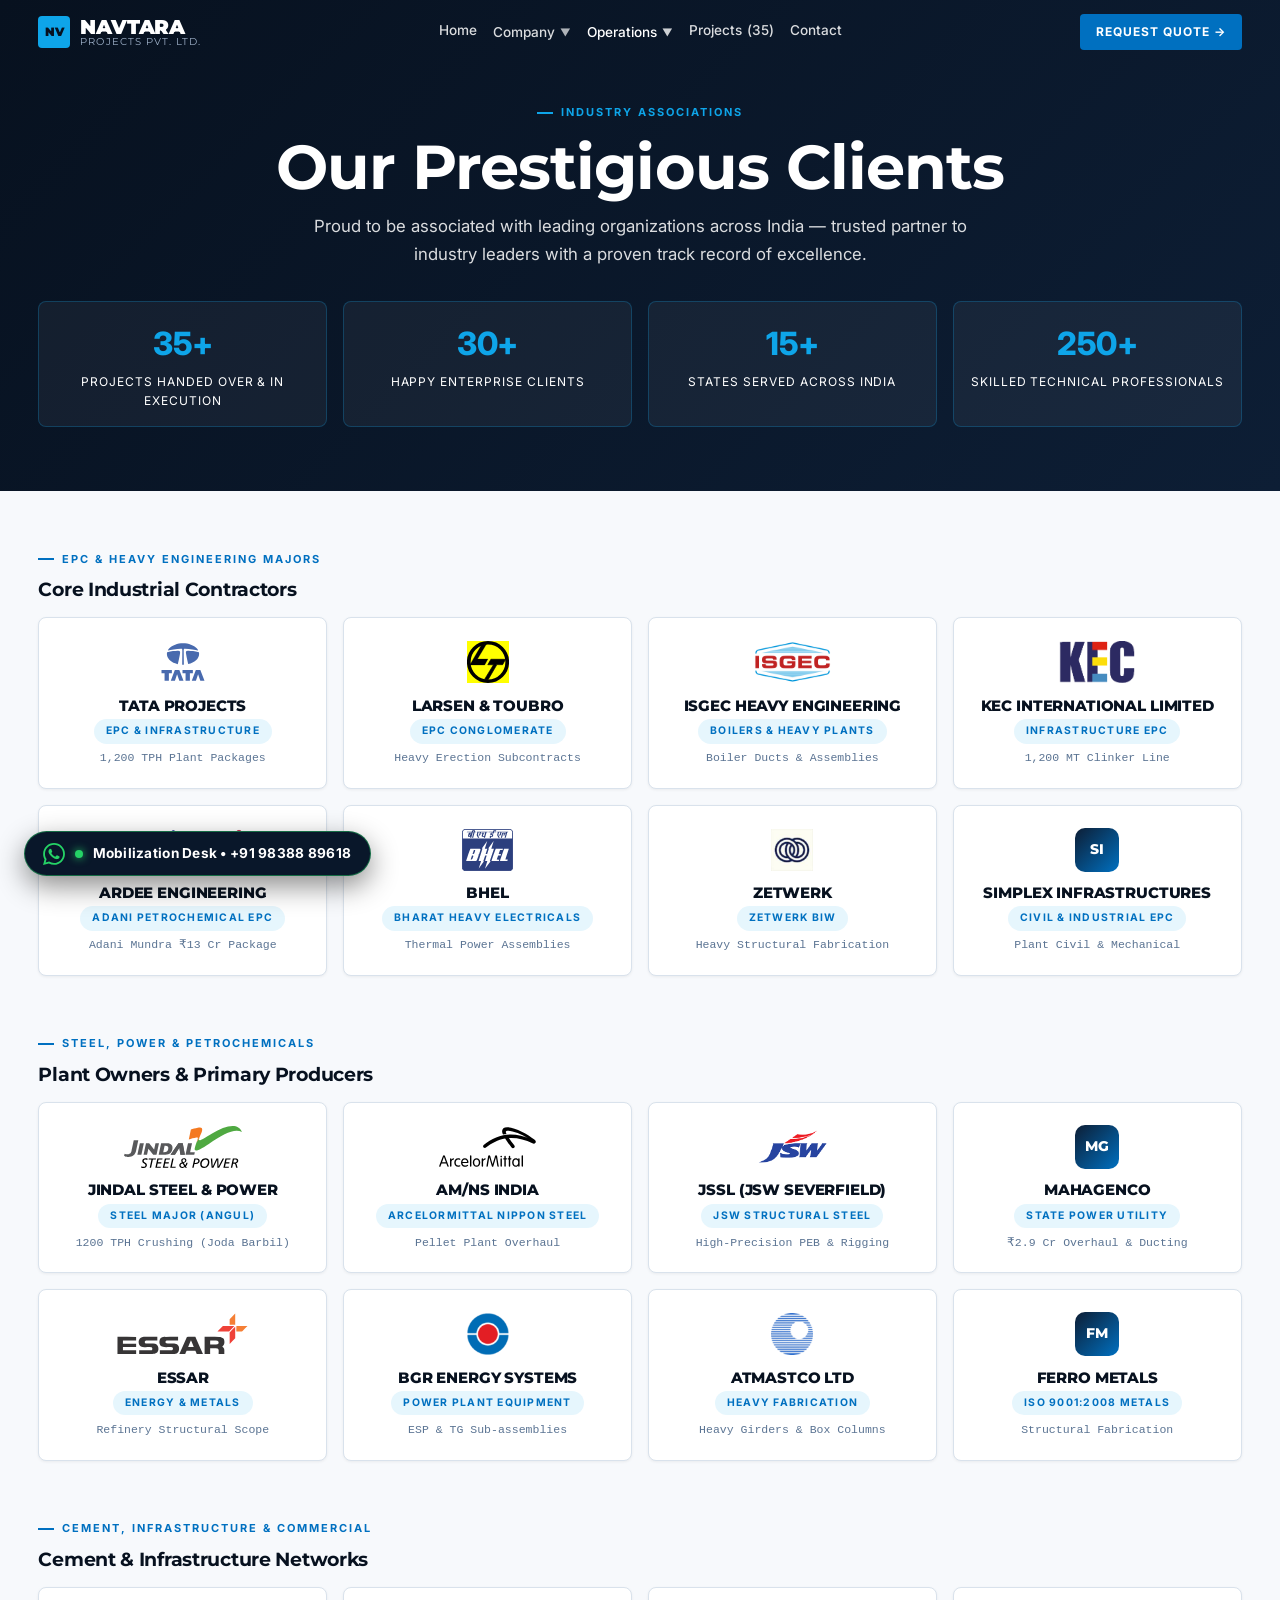
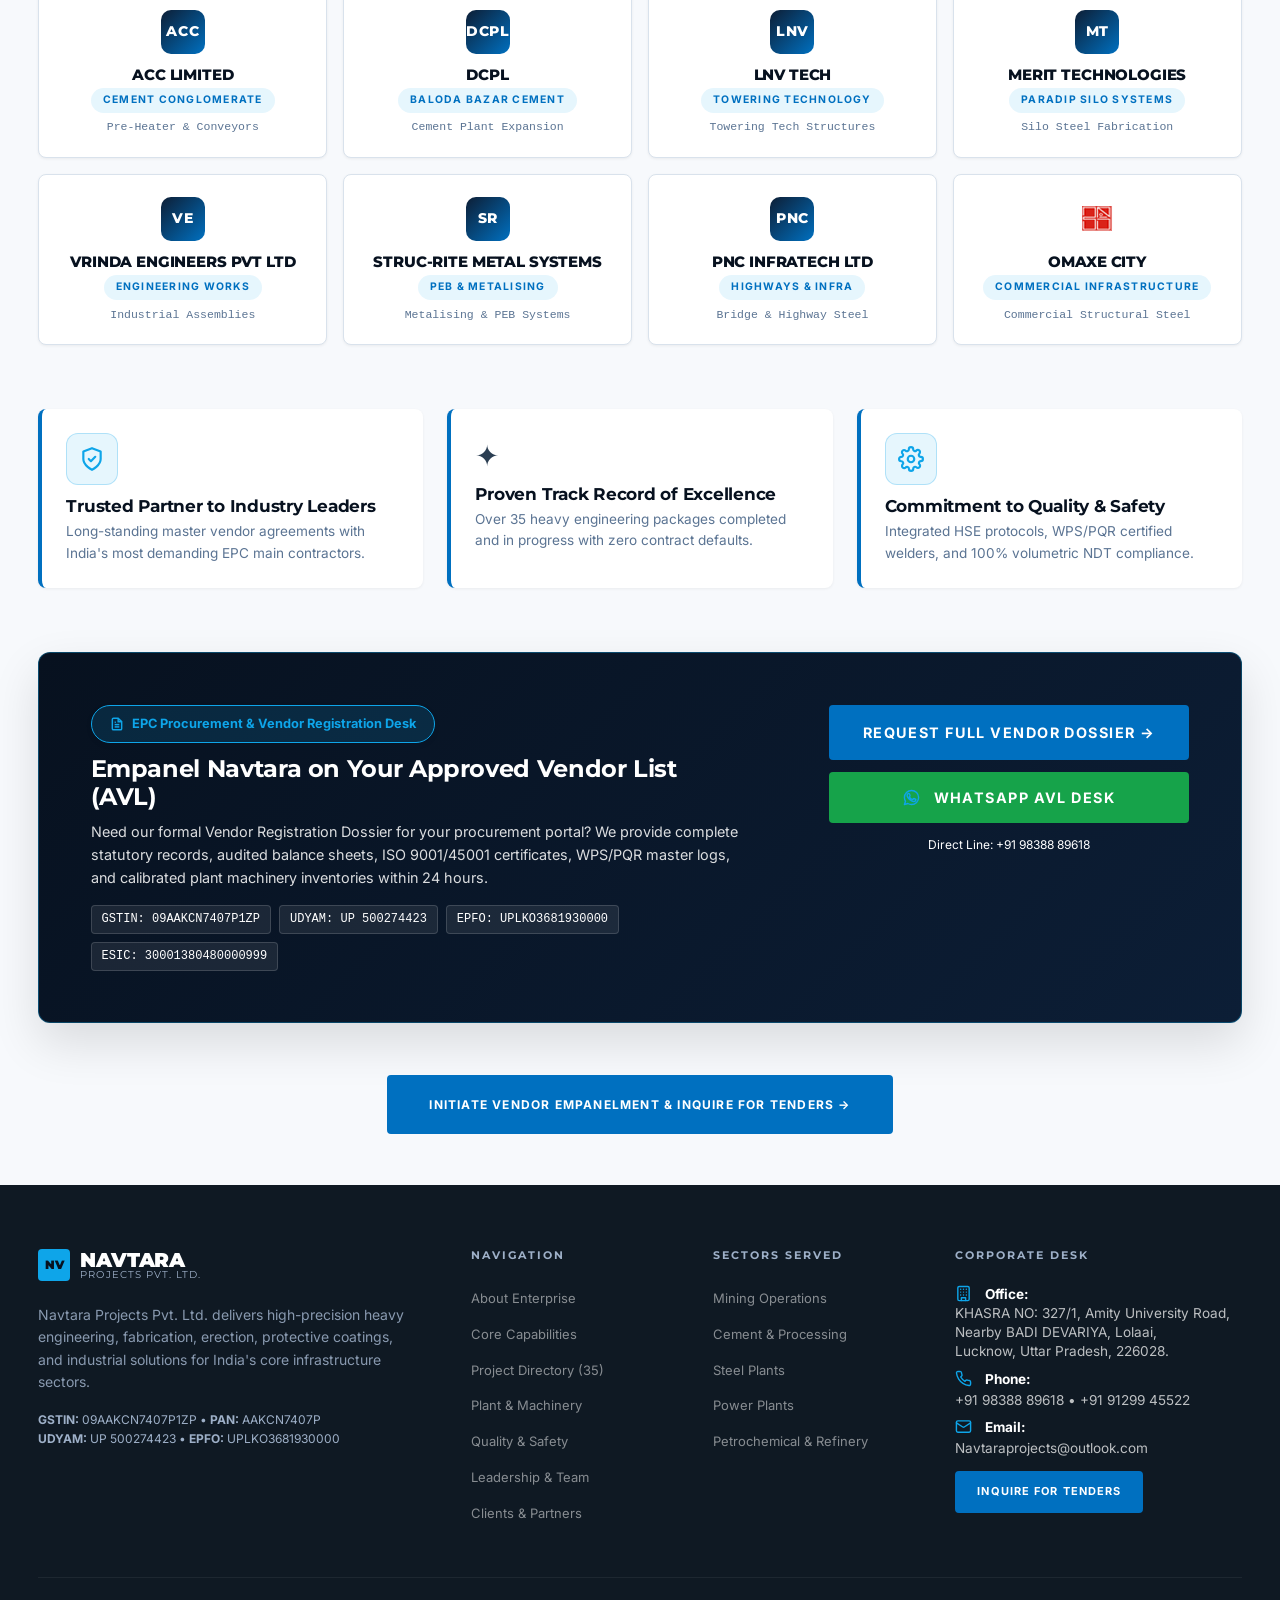
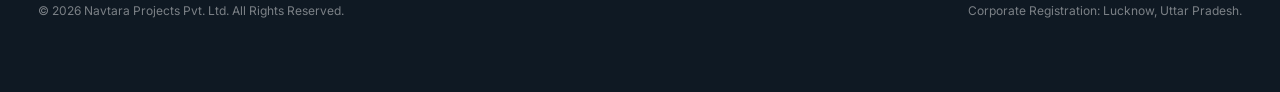
<file: clients.html>
<!DOCTYPE html>
<html lang="en">
<head>
    <meta charset="UTF-8">
    <meta name="viewport" content="width=device-width, initial-scale=1.0">
    <title>Our Clients &amp; Industry Associations | Navtara Projects Pvt. Ltd.</title>
    <meta name="description" content="Proud to be associated with leading heavy engineering and infrastructure organizations across India — Adani Petrochemical, Tata Projects, L&T, Jindal Steel & Power, ISGEC, KEC, BHEL, AM/NS India.">

    <!-- Open Graph Meta Tags -->
    <meta property="og:title" content="Industry Clients | Navtara Projects">
    <meta property="og:image" content="assets/images/fabrication_bay.webp">
    <link rel="icon" type="image/svg+xml" href="assets/favicon.svg">

        <!-- Google Fonts Preconnect & High-Performance Load -->
    <link rel="preconnect" href="https://fonts.googleapis.com">
    <link rel="preconnect" href="https://fonts.gstatic.com" crossorigin>
    <link rel="stylesheet" href="https://fonts.googleapis.com/css2?family=Inter:wght@300;400;500;600;700&family=Montserrat:wght@600;700;800;900&display=swap">

    <!-- CSS Architecture -->
    <link rel="stylesheet" href="css/style.css">
    <link rel="stylesheet" href="css/components.css">
    <link rel="stylesheet" href="css/animations.css">
    <link rel="stylesheet" href="css/fixes.css">

    <style>
        .page-header-v3 {
            padding: calc(var(--nav-height) + var(--s-lg)) 0 var(--s-lg);
            background: linear-gradient(135deg, var(--c-navy) 0%, var(--c-navy-md) 100%);
            color: var(--c-white);
            text-align: center;
        }

        .client-logo-card {
            background: var(--c-white);
            border-radius: var(--radius-md);
            border: 1px solid var(--c-grey-100);
            padding: 1.25rem 1rem;
            text-align: center;
            box-shadow: var(--shadow-sm);
            transition: all 0.35s var(--ease-out);
            display: flex;
            flex-direction: column;
            align-items: center;
            justify-content: center;
            min-height: 120px;
        }

        .client-logo-card:hover {
            transform: translateY(-5px);
            box-shadow: var(--shadow-lg);
            border-color: var(--c-accent-d);
        }

        .client-name-heading {
            font-family: var(--f-display);
            font-weight: 800;
            font-size: 0.95rem;
            color: var(--c-navy);
            margin-bottom: 0.25rem;
            letter-spacing: -0.01em;
            line-height: 1.2;
        }

        .client-stats-bar {
            display: grid;
            grid-template-columns: repeat(4, 1fr);
            gap: 1rem;
            margin: var(--s-lg) 0;
        }

        .client-stat-box {
            background: rgba(255, 255, 255, 0.05);
            border: 1px solid rgba(14, 165, 233, 0.25);
            border-radius: var(--radius-md);
            padding: 1rem;
            text-align: center;
            color: var(--c-white);
        }

        @media (max-width: 992px) {
            .client-stats-bar {
                grid-template-columns: repeat(2, 1fr);
            }
        }
    </style>
</head>
<body>

    <!-- ✦ Navigation Bar ✦ -->
    <nav class="navbar scrolled" role="navigation">
        <div class="nav-container">
            <a href="index.html" class="logo">
                <span class="logo-mark">NV</span>
                <div>
                    <span class="logo-text">NAVTARA</span>
                    <span class="logo-sub">PROJECTS PVT. LTD.</span>
                </div>
            </a>
            <div class="nav-links" id="main-nav">
                <a href="index.html">Home</a>

                <div class="nav-dropdown">
                    <button class="nav-dropdown-trigger" aria-haspopup="true" aria-expanded="false">
                        Company <span class="nav-dropdown-arrow">▼</span>
                    </button>
                    <div class="nav-dropdown-menu">
                        <a href="about.html">About Overview</a>
                        <a href="leadership.html">Board of Directors</a>
                        <a href="quality.html">Quality &amp; Safety Policy</a>
                    </div>
                </div>

                <div class="nav-dropdown active">
                    <button class="nav-dropdown-trigger active" aria-haspopup="true" aria-expanded="false">
                        Operations <span class="nav-dropdown-arrow">▼</span>
                    </button>
                    <div class="nav-dropdown-menu">
                        <a href="capabilities.html">Capabilities &amp; Sectors</a>
                        <a href="machinery.html">Plant &amp; Machinery</a>
                        <a href="clients.html" class="active">Client Marquee</a>
                    </div>
                </div>

                <a href="projects.html">Projects (35)</a>
                <a href="contact.html">Contact</a>
            </div>
            <a href="contact.html" class="nav-cta">Request Quote →</a>
            <button class="menu-toggle" id="menu-toggle" aria-label="Toggle navigation menu">☰</button>
        </div>
    </nav>

    <!-- ✦ Page Header ✦ -->
    <header class="page-header-v3">
        <div class="container reveal">
            <div class="section-label section-label--light">Industry Associations</div>
            <h1 class="heading-xl text-light" style="margin-bottom: var(--s-xs);">Our Prestigious Clients</h1>
            <p class="body-lg text-light" style="max-width: 680px; margin: 0 auto; opacity: 0.85;">
                Proud to be associated with leading organizations across India &mdash; trusted partner to industry leaders with a proven track record of excellence.
            </p>

            <!-- Metrics from Page 5 of PDF -->
            <div class="client-stats-bar">
                <div class="client-stat-box">
                    <div class="heading-lg text-accent" style="font-size: 2rem; font-weight: 800; margin-bottom: 0.2rem;">35+</div>
                    <div style="font-size: 0.75rem; text-transform: uppercase; letter-spacing: 0.08em;">Projects Handed Over &amp; In Execution</div>
                </div>
                <div class="client-stat-box">
                    <div class="heading-lg text-accent" style="font-size: 2rem; font-weight: 800; margin-bottom: 0.2rem;">30+</div>
                    <div style="font-size: 0.75rem; text-transform: uppercase; letter-spacing: 0.08em;">Happy Enterprise Clients</div>
                </div>
                <div class="client-stat-box">
                    <div class="heading-lg text-accent" style="font-size: 2rem; font-weight: 800; margin-bottom: 0.2rem;">15+</div>
                    <div style="font-size: 0.75rem; text-transform: uppercase; letter-spacing: 0.08em;">States Served Across India</div>
                </div>
                <div class="client-stat-box">
                    <div class="heading-lg text-accent" style="font-size: 2rem; font-weight: 800; margin-bottom: 0.2rem;">250+</div>
                    <div style="font-size: 0.75rem; text-transform: uppercase; letter-spacing: 0.08em;">Skilled Technical Professionals</div>
                </div>
            </div>
        </div>
    </header>

    <!-- ✦ Client Directory Section (Page 5 of PDF) ✦ -->
    <section class="section bg-off-white">
        <div class="container">

            <!-- Category 1: EPC Majors & Main Contractors -->
            <div class="reveal" style="margin-bottom: var(--s-xl);">
                <div class="section-label">EPC &amp; Heavy Engineering Majors</div>
                <h2 class="heading-md" style="margin-bottom: 1rem;">Core Industrial Contractors</h2>
                <div class="grid-4" style="gap: 1rem;">
                    <div class="client-logo-card">
                        <div class="client-logo-box"><img src="assets/logos/tata_projects.svg" alt="Tata Projects Logo"></div>
                        <div class="client-name-heading">TATA PROJECTS</div>
                        <span class="tag tag--accent" style="font-size: 0.65rem;">EPC &amp; INFRASTRUCTURE</span>
                        <div style="font-size: 0.72rem; color: var(--c-grey-500); margin-top: 0.35rem; font-family: monospace;">1,200 TPH Plant Packages</div>
                    </div>
                    <div class="client-logo-card">
                        <div class="client-logo-box"><img src="assets/logos/lnt.svg" alt="Larsen &amp; Toubro Logo"></div>
                        <div class="client-name-heading">LARSEN &amp; TOUBRO</div>
                        <span class="tag tag--accent" style="font-size: 0.65rem;">EPC CONGLOMERATE</span>
                        <div style="font-size: 0.72rem; color: var(--c-grey-500); margin-top: 0.35rem; font-family: monospace;">Heavy Erection Subcontracts</div>
                    </div>
                    <div class="client-logo-card">
                        <div class="client-logo-box"><img src="assets/logos/isgec.png" alt="ISGEC Heavy Engineering Logo"></div>
                        <div class="client-name-heading">ISGEC HEAVY ENGINEERING</div>
                        <span class="tag tag--accent" style="font-size: 0.65rem;">BOILERS &amp; HEAVY PLANTS</span>
                        <div style="font-size: 0.72rem; color: var(--c-grey-500); margin-top: 0.35rem; font-family: monospace;">Boiler Ducts &amp; Assemblies</div>
                    </div>
                    <div class="client-logo-card">
                        <div class="client-logo-box"><img src="assets/logos/kec.png" alt="KEC International Logo"></div>
                        <div class="client-name-heading">KEC INTERNATIONAL LIMITED</div>
                        <span class="tag tag--accent" style="font-size: 0.65rem;">INFRASTRUCTURE EPC</span>
                        <div style="font-size: 0.72rem; color: var(--c-grey-500); margin-top: 0.35rem; font-family: monospace;">1,200 MT Clinker Line</div>
                    </div>
                    <div class="client-logo-card">
                        <div class="client-logo-box"><img src="assets/logos/adani.svg" alt="Adani Group / Ardee EPC Logo"></div>
                        <div class="client-name-heading">ARDEE ENGINEERING</div>
                        <span class="tag tag--accent" style="font-size: 0.65rem;">ADANI PETROCHEMICAL EPC</span>
                        <div style="font-size: 0.72rem; color: var(--c-grey-500); margin-top: 0.35rem; font-family: monospace;">Adani Mundra ₹13 Cr Package</div>
                    </div>
                    <div class="client-logo-card">
                        <div class="client-logo-box"><img src="assets/logos/bhel.svg" alt="BHEL Logo"></div>
                        <div class="client-name-heading">BHEL</div>
                        <span class="tag tag--accent" style="font-size: 0.65rem;">BHARAT HEAVY ELECTRICALS</span>
                        <div style="font-size: 0.72rem; color: var(--c-grey-500); margin-top: 0.35rem; font-family: monospace;">Thermal Power Assemblies</div>
                    </div>
                    <div class="client-logo-card">
                        <div class="client-logo-box"><img src="assets/logos/zetwerk.png" alt="Zetwerk Logo"></div>
                        <div class="client-name-heading">ZETWERK</div>
                        <span class="tag tag--accent" style="font-size: 0.65rem;">ZETWERK BIW</span>
                        <div style="font-size: 0.72rem; color: var(--c-grey-500); margin-top: 0.35rem; font-family: monospace;">Heavy Structural Fabrication</div>
                    </div>
                    <div class="client-logo-card">
                        <div class="client-logo-box"><span class="client-monogram-badge">SI</span></div>
                        <div class="client-name-heading">SIMPLEX INFRASTRUCTURES</div>
                        <span class="tag tag--accent" style="font-size: 0.65rem;">CIVIL &amp; INDUSTRIAL EPC</span>
                        <div style="font-size: 0.72rem; color: var(--c-grey-500); margin-top: 0.35rem; font-family: monospace;">Plant Civil &amp; Mechanical</div>
                    </div>
                </div>
            </div>

            <!-- Category 2: Steel, Energy & Petrochemical Producers -->
            <div class="reveal" style="margin-bottom: var(--s-xl);">
                <div class="section-label">Steel, Power &amp; Petrochemicals</div>
                <h2 class="heading-md" style="margin-bottom: 1rem;">Plant Owners &amp; Primary Producers</h2>
                <div class="grid-4" style="gap: 1rem;">
                    <div class="client-logo-card">
                        <div class="client-logo-box"><img src="assets/logos/jspl.svg" alt="Jindal Steel &amp; Power Logo"></div>
                        <div class="client-name-heading">JINDAL STEEL &amp; POWER</div>
                        <span class="tag tag--accent" style="font-size: 0.65rem;">STEEL MAJOR (ANGUL)</span>
                        <div style="font-size: 0.72rem; color: var(--c-grey-500); margin-top: 0.35rem; font-family: monospace;">1200 TPH Crushing (Joda Barbil)</div>
                    </div>
                    <div class="client-logo-card">
                        <div class="client-logo-box"><img src="assets/logos/amns.svg" alt="AM/NS India Logo"></div>
                        <div class="client-name-heading">AM/NS INDIA</div>
                        <span class="tag tag--accent" style="font-size: 0.65rem;">ARCELORMITTAL NIPPON STEEL</span>
                        <div style="font-size: 0.72rem; color: var(--c-grey-500); margin-top: 0.35rem; font-family: monospace;">Pellet Plant Overhaul</div>
                    </div>
                    <div class="client-logo-card">
                        <div class="client-logo-box"><img src="assets/logos/jssl.png" alt="JSW Severfield JSSL Logo"></div>
                        <div class="client-name-heading">JSSL (JSW SEVERFIELD)</div>
                        <span class="tag tag--accent" style="font-size: 0.65rem;">JSW STRUCTURAL STEEL</span>
                        <div style="font-size: 0.72rem; color: var(--c-grey-500); margin-top: 0.35rem; font-family: monospace;">High-Precision PEB &amp; Rigging</div>
                    </div>
                    <div class="client-logo-card">
                        <div class="client-logo-box"><span class="client-monogram-badge">MG</span></div>
                        <div class="client-name-heading">MAHAGENCO</div>
                        <span class="tag tag--accent" style="font-size: 0.65rem;">STATE POWER UTILITY</span>
                        <div style="font-size: 0.72rem; color: var(--c-grey-500); margin-top: 0.35rem; font-family: monospace;">₹2.9 Cr Overhaul &amp; Ducting</div>
                    </div>
                    <div class="client-logo-card">
                        <div class="client-logo-box"><img src="assets/logos/essar.svg" alt="Essar Group Logo"></div>
                        <div class="client-name-heading">ESSAR</div>
                        <span class="tag tag--accent" style="font-size: 0.65rem;">ENERGY &amp; METALS</span>
                        <div style="font-size: 0.72rem; color: var(--c-grey-500); margin-top: 0.35rem; font-family: monospace;">Refinery Structural Scope</div>
                    </div>
                    <div class="client-logo-card">
                        <div class="client-logo-box"><img src="assets/logos/bgr.png" alt="BGR Energy Systems Logo"></div>
                        <div class="client-name-heading">BGR ENERGY SYSTEMS</div>
                        <span class="tag tag--accent" style="font-size: 0.65rem;">POWER PLANT EQUIPMENT</span>
                        <div style="font-size: 0.72rem; color: var(--c-grey-500); margin-top: 0.35rem; font-family: monospace;">ESP &amp; TG Sub-assemblies</div>
                    </div>
                    <div class="client-logo-card">
                        <div class="client-logo-box"><img src="assets/logos/atmastco.png" alt="Atmastco Ltd Logo"></div>
                        <div class="client-name-heading">ATMASTCO LTD</div>
                        <span class="tag tag--accent" style="font-size: 0.65rem;">HEAVY FABRICATION</span>
                        <div style="font-size: 0.72rem; color: var(--c-grey-500); margin-top: 0.35rem; font-family: monospace;">Heavy Girders &amp; Box Columns</div>
                    </div>
                    <div class="client-logo-card">
                        <div class="client-logo-box"><span class="client-monogram-badge">FM</span></div>
                        <div class="client-name-heading">FERRO METALS</div>
                        <span class="tag tag--accent" style="font-size: 0.65rem;">ISO 9001:2008 METALS</span>
                        <div style="font-size: 0.72rem; color: var(--c-grey-500); margin-top: 0.35rem; font-family: monospace;">Structural Fabrication</div>
                    </div>
                </div>
            </div>

            <!-- Category 3: Cement, Technology & Specialized Contractors -->
            <div class="reveal">
                <div class="section-label">Cement, Infrastructure &amp; Commercial</div>
                <h2 class="heading-md" style="margin-bottom: 1rem;">Cement &amp; Infrastructure Networks</h2>
                <div class="grid-4" style="gap: 1rem;">
                    <div class="client-logo-card">
                        <div class="client-logo-box"><span class="client-monogram-badge">ACC</span></div>
                        <div class="client-name-heading">ACC LIMITED</div>
                        <span class="tag tag--accent" style="font-size: 0.65rem;">CEMENT CONGLOMERATE</span>
                        <div style="font-size: 0.72rem; color: var(--c-grey-500); margin-top: 0.35rem; font-family: monospace;">Pre-Heater &amp; Conveyors</div>
                    </div>
                    <div class="client-logo-card">
                        <div class="client-logo-box"><span class="client-monogram-badge">DCPL</span></div>
                        <div class="client-name-heading">DCPL</div>
                        <span class="tag tag--accent" style="font-size: 0.65rem;">BALODA BAZAR CEMENT</span>
                        <div style="font-size: 0.72rem; color: var(--c-grey-500); margin-top: 0.35rem; font-family: monospace;">Cement Plant Expansion</div>
                    </div>
                    <div class="client-logo-card">
                        <div class="client-logo-box"><span class="client-monogram-badge">LNV</span></div>
                        <div class="client-name-heading">LNV TECH</div>
                        <span class="tag tag--accent" style="font-size: 0.65rem;">TOWERING TECHNOLOGY</span>
                        <div style="font-size: 0.72rem; color: var(--c-grey-500); margin-top: 0.35rem; font-family: monospace;">Towering Tech Structures</div>
                    </div>
                    <div class="client-logo-card">
                        <div class="client-logo-box"><span class="client-monogram-badge">MT</span></div>
                        <div class="client-name-heading">MERIT TECHNOLOGIES</div>
                        <span class="tag tag--accent" style="font-size: 0.65rem;">PARADIP SILO SYSTEMS</span>
                        <div style="font-size: 0.72rem; color: var(--c-grey-500); margin-top: 0.35rem; font-family: monospace;">Silo Steel Fabrication</div>
                    </div>
                    <div class="client-logo-card">
                        <div class="client-logo-box"><span class="client-monogram-badge">VE</span></div>
                        <div class="client-name-heading">VRINDA ENGINEERS PVT LTD</div>
                        <span class="tag tag--accent" style="font-size: 0.65rem;">ENGINEERING WORKS</span>
                        <div style="font-size: 0.72rem; color: var(--c-grey-500); margin-top: 0.35rem; font-family: monospace;">Industrial Assemblies</div>
                    </div>
                    <div class="client-logo-card">
                        <div class="client-logo-box"><span class="client-monogram-badge">SR</span></div>
                        <div class="client-name-heading">STRUC-RITE METAL SYSTEMS</div>
                        <span class="tag tag--accent" style="font-size: 0.65rem;">PEB &amp; METALISING</span>
                        <div style="font-size: 0.72rem; color: var(--c-grey-500); margin-top: 0.35rem; font-family: monospace;">Metalising &amp; PEB Systems</div>
                    </div>
                    <div class="client-logo-card">
                        <div class="client-logo-box"><span class="client-monogram-badge">PNC</span></div>
                        <div class="client-name-heading">PNC INFRATECH LTD</div>
                        <span class="tag tag--accent" style="font-size: 0.65rem;">HIGHWAYS &amp; INFRA</span>
                        <div style="font-size: 0.72rem; color: var(--c-grey-500); margin-top: 0.35rem; font-family: monospace;">Bridge &amp; Highway Steel</div>
                    </div>
                    <div class="client-logo-card">
                        <div class="client-logo-box"><img src="assets/logos/omaxe.png" alt="Omaxe City Logo"></div>
                        <div class="client-name-heading">OMAXE CITY</div>
                        <span class="tag tag--accent" style="font-size: 0.65rem;">COMMERCIAL INFRASTRUCTURE</span>
                        <div style="font-size: 0.72rem; color: var(--c-grey-500); margin-top: 0.35rem; font-family: monospace;">Commercial Structural Steel</div>
                    </div>
                </div>
            </div>

            <!-- Client Trust Pillars -->
            <div class="grid-3 reveal" style="gap: 1.5rem; margin-top: var(--s-2xl);">
                <div style="background: var(--c-white); padding: 1.5rem; border-radius: var(--radius-md); border-left: 4px solid var(--c-accent-d); box-shadow: var(--shadow-sm);">
                    <div class="icon-badge"><svg viewBox="0 0 24 24"><path d="M12 22s8-4 8-10V5l-8-3-8 3v7c0 6 8 10 8 10z"></path><path d="m9 12 2 2 4-4"></path></svg></div>
                    <h3 class="heading-md" style="font-size: 1.05rem; margin-bottom: 0.25rem;">Trusted Partner to Industry Leaders</h3>
                    <p class="body-md text-muted" style="font-size: 0.85rem;">Long-standing master vendor agreements with India's most demanding EPC main contractors.</p>
                </div>
                <div style="background: var(--c-white); padding: 1.5rem; border-radius: var(--radius-md); border-left: 4px solid var(--c-accent-d); box-shadow: var(--shadow-sm);">
                    <div style="font-size: 1.8rem; margin-bottom: 0.35rem;">✦</div>
                    <h3 class="heading-md" style="font-size: 1.05rem; margin-bottom: 0.25rem;">Proven Track Record of Excellence</h3>
                    <p class="body-md text-muted" style="font-size: 0.85rem;">Over 35 heavy engineering packages completed and in progress with zero contract defaults.</p>
                </div>
                <div style="background: var(--c-white); padding: 1.5rem; border-radius: var(--radius-md); border-left: 4px solid var(--c-accent-d); box-shadow: var(--shadow-sm);">
                    <div class="icon-badge"><svg viewBox="0 0 24 24"><circle cx="12" cy="12" r="3"></circle><path d="M19.4 15a1.65 1.65 0 0 0 .33 1.82l.06.06a2 2 0 0 1 0 2.83 2 2 0 0 1-2.83 0l-.06-.06a1.65 1.65 0 0 0-1.82-.33 1.65 1.65 0 0 0-1 1.51V21a2 2 0 0 1-2 2 2 2 0 0 1-2-2v-.09A1.65 1.65 0 0 0 9 19.4a1.65 1.65 0 0 0-1.82.33l-.06.06a2 2 0 0 1-2.83 0 2 2 0 0 1 0-2.83l.06-.06a1.65 1.65 0 0 0 .33-1.82 1.65 1.65 0 0 0-1.51-1H3a2 2 0 0 1-2-2 2 2 0 0 1 2-2h.09A1.65 1.65 0 0 0 4.6 9a1.65 1.65 0 0 0-.33-1.82l-.06-.06a2 2 0 0 1 0-2.83 2 2 0 0 1 2.83 0l.06.06a1.65 1.65 0 0 0 1.82.33H9a1.65 1.65 0 0 0 1-1.51V3a2 2 0 0 1 2-2 2 2 0 0 1 2 2v.09a1.65 1.65 0 0 0 1 1.51 1.65 1.65 0 0 0 1.82-.33l.06-.06a2 2 0 0 1 2.83 0 2 2 0 0 1 0 2.83l-.06.06a1.65 1.65 0 0 0-.33 1.82V9a1.65 1.65 0 0 0 1.51 1H21a2 2 0 0 1 2 2 2 2 0 0 1-2 2h-.09a1.65 1.65 0 0 0-1.51 1z"></path></svg></div>
                    <h3 class="heading-md" style="font-size: 1.05rem; margin-bottom: 0.25rem;">Commitment to Quality &amp; Safety</h3>
                    <p class="body-md text-muted" style="font-size: 0.85rem;">Integrated HSE protocols, WPS/PQR certified welders, and 100% volumetric NDT compliance.</p>
                </div>
            </div>

            <!-- Vendor Empanelment & Prequalification Deck -->
            <div class="reveal" style="background: linear-gradient(135deg, var(--c-navy) 0%, #0c1e36 100%); border-radius: var(--radius-lg); padding: var(--s-xl); color: var(--c-white); margin-top: var(--s-2xl); border: 1px solid rgba(14, 165, 233, 0.35); box-shadow: var(--shadow-xl);">
                <div style="display: flex; justify-content: space-between; align-items: flex-start; flex-wrap: wrap; gap: 1.5rem;">
                    <div style="max-width: 650px;">
                        <span class="tpa-pill" style="border-color: var(--c-accent); color: var(--c-accent); background: rgba(14, 165, 233, 0.15); margin-bottom: 0.75rem;">
                            <svg viewBox="0 0 24 24" width="14" height="14" fill="none" stroke="currentColor" stroke-width="2.5"><path d="M14 2H6a2 2 0 0 0-2 2v16a2 2 0 0 0 2 2h12a2 2 0 0 0 2-2V8z"></path><polyline points="14 2 14 8 20 8"></polyline><line x1="16" y1="13" x2="8" y2="13"></line><line x1="16" y1="17" x2="8" y2="17"></line><polyline points="10 9 9 9 8 9"></polyline></svg>
                            EPC Procurement &amp; Vendor Registration Desk
                        </span>
                        <h3 class="heading-lg text-light" style="font-size: 1.5rem; margin-bottom: 0.5rem;">Empanel Navtara on Your Approved Vendor List (AVL)</h3>
                        <p class="body-md text-light" style="opacity: 0.85; line-height: 1.6; font-size: 0.9rem; margin-bottom: 1rem;">
                            Need our formal Vendor Registration Dossier for your procurement portal? We provide complete statutory records, audited balance sheets, ISO 9001/45001 certificates, WPS/PQR master logs, and calibrated plant machinery inventories within 24 hours.
                        </p>
                        <div style="display: flex; flex-wrap: wrap; gap: 0.5rem; font-size: 0.75rem; font-family: monospace;">
                            <span style="background: rgba(255,255,255,0.08); padding: 4px 10px; border-radius: 4px; border: 1px solid rgba(255,255,255,0.15);">GSTIN: 09AAKCN7407P1ZP</span>
                            <span style="background: rgba(255,255,255,0.08); padding: 4px 10px; border-radius: 4px; border: 1px solid rgba(255,255,255,0.15);">UDYAM: UP 500274423</span>
                            <span style="background: rgba(255,255,255,0.08); padding: 4px 10px; border-radius: 4px; border: 1px solid rgba(255,255,255,0.15);">EPFO: UPLKO3681930000</span>
                            <span style="background: rgba(255,255,255,0.08); padding: 4px 10px; border-radius: 4px; border: 1px solid rgba(255,255,255,0.15);">ESIC: 30001380480000999</span>
                        </div>
                    </div>
                    <div style="display: flex; flex-direction: column; gap: 0.75rem; min-width: 240px;">
                        <a href="contact.html" class="btn btn-primary" style="justify-content: center; font-size: 0.9rem;">Request Full Vendor Dossier →</a>
                        <a href="https://wa.me/919838889618?text=Hello%20Navtara%20Projects%2C%20we%20want%20to%20empanel%20Navtara%20Projects%20on%20our%20EPC%20Vendor%20List.%20Please%20share%20your%20Prequalification%20Dossier." class="btn" target="_blank" rel="noopener" style="background: #16A34A; color: #fff; border: none; justify-content: center; font-size: 0.9rem; gap: 0.4rem;">
                            <span class="icon-inline"><svg viewBox="0 0 24 24" width="16" height="16" fill="currentColor"><path d="M17.472 14.382c-.301-.15-1.78-.878-2.056-.978-.276-.1-.477-.15-.678.15-.2.301-.778.978-.954 1.179-.175.2-.351.226-.652.075-.301-.15-1.27-.468-2.42-1.493-.894-.798-1.498-1.784-1.674-2.085-.175-.301-.019-.464.132-.614.135-.135.301-.351.451-.527.151-.176.201-.301.301-.502.1-.201.05-.376-.025-.527-.075-.15-.678-1.635-.929-2.241-.244-.59-.492-.51-.678-.52l-.578-.01c-.2 0-.527.075-.803.376s-1.054 1.029-1.054 2.509 1.079 2.91 1.23 3.111c.15.201 2.123 3.242 5.143 4.547.718.311 1.279.497 1.716.636.721.23 1.377.197 1.896.12.578-.087 1.78-.727 2.031-1.43.251-.703.251-1.305.176-1.43-.076-.125-.276-.201-.577-.351zM12.04 2C6.51 2 2.02 6.49 2.02 12.02c0 1.95.56 3.77 1.54 5.31L2 22l4.82-1.53c1.47.88 3.2 1.39 5.22 1.39 5.53 0 10.02-4.49 10.02-10.02S17.57 2 12.04 2z"/></svg></span>
                            WhatsApp AVL Desk
                        </a>
                        <div style="font-size: 0.75rem; color: var(--c-grey-400); text-align: center;">Direct Line: +91 98388 89618</div>
                    </div>
                </div>
            </div>

            <div class="text-center" style="margin-top: var(--s-xl);">
                <a href="contact.html" class="btn btn-primary btn--lg">Initiate Vendor Empanelment &amp; Inquire for Tenders →</a>
            </div>

        </div>
    </section>

    <!-- ✦ Footer ✦ -->
    <footer class="footer bg-charcoal text-light" role="contentinfo">
        <div class="container">
            <div class="footer-grid">
                <div class="footer-col">
                    <a href="index.html" class="logo" aria-label="Navtara Projects Home">
                        <span class="logo-mark">NV</span>
                        <div>
                            <span class="logo-text">NAVTARA</span>
                            <span class="logo-sub">PROJECTS PVT. LTD.</span>
                        </div>
                    </a>
                    <p style="margin-top: var(--s-md); font-size: 0.875rem; line-height: 1.6; opacity: 0.85;">
                        Navtara Projects Pvt. Ltd. delivers high-precision heavy engineering, fabrication, erection, protective coatings, and industrial solutions for India's core infrastructure sectors.
                    </p>
                    <div style="margin-top: 1rem; font-size: 0.75rem; color: var(--c-grey-300); line-height: 1.6;">
                        <strong>GSTIN:</strong> 09AAKCN7407P1ZP &bull; <strong>PAN:</strong> AAKCN7407P<br>
                        <strong>UDYAM:</strong> UP 500274423 &bull; <strong>EPFO:</strong> UPLKO3681930000
                    </div>
                </div>

                <div class="footer-col">
                    <h5>Navigation</h5>
                    <ul>
                        <li><a href="about.html">About Enterprise</a></li>
                        <li><a href="capabilities.html">Core Capabilities</a></li>
                        <li><a href="projects.html">Project Directory (35)</a></li>
                        <li><a href="machinery.html">Plant &amp; Machinery</a></li>
                        <li><a href="quality.html">Quality &amp; Safety</a></li>
                        <li><a href="leadership.html">Leadership &amp; Team</a></li>
                        <li><a href="clients.html">Clients &amp; Partners</a></li>
                    </ul>
                </div>

                <div class="footer-col">
                    <h5>Sectors Served</h5>
                    <ul>
                        <li><a href="capabilities.html">Mining Operations</a></li>
                        <li><a href="capabilities.html">Cement &amp; Processing</a></li>
                        <li><a href="capabilities.html">Steel Plants</a></li>
                        <li><a href="capabilities.html">Power Plants</a></li>
                        <li><a href="capabilities.html">Petrochemical &amp; Refinery</a></li>
                    </ul>
                </div>

                <div class="footer-col footer-contact">
                    <h5>Corporate Desk</h5>
                    <p style="font-size: 0.85rem; line-height: 1.4; margin-bottom: 0.5rem;">
                        <span class="icon-inline"><svg viewBox="0 0 24 24"><rect width="16" height="20" x="4" y="2" rx="2" ry="2"></rect><path d="M9 22v-4h6v4"></path><path d="M8 6h.01"></path><path d="M16 6h.01"></path><path d="M12 6h.01"></path><path d="M12 10h.01"></path><path d="M12 14h.01"></path><path d="M16 10h.01"></path><path d="M16 14h.01"></path><path d="M8 10h.01"></path><path d="M8 14h.01"></path></svg></span><strong>Office:</strong><br>
                        KHASRA NO: 327/1, Amity University Road,<br>
                        Nearby BADI DEVARIYA, Lolaai,<br>
                        Lucknow, Uttar Pradesh, 226028.
                    </p>
                    <p style="font-size: 0.85rem; margin-bottom: 0.35rem;">
                        <span class="icon-inline"><svg viewBox="0 0 24 24"><path d="M22 16.92v3a2 2 0 0 1-2.18 2 19.79 19.79 0 0 1-8.63-3.07 19.5 19.5 0 0 1-6-6 19.79 19.79 0 0 1-3.07-8.67A2 2 0 0 1 4.11 2h3a2 2 0 0 1 2 1.72 12.84 12.84 0 0 0 .7 2.81 2 2 0 0 1-.45 2.11L8.09 9.91a16 16 0 0 0 6 6l1.27-1.27a2 2 0 0 1 2.11-.45 12.84 12.84 0 0 0 2.81.7A2 2 0 0 1 22 16.92z"></path></svg></span><strong>Phone:</strong><br>
                        +91 98388 89618 &bull; +91 91299 45522
                    </p>
                    <p style="font-size: 0.85rem; margin-bottom: 0.75rem;">
                        <span class="icon-inline"><svg viewBox="0 0 24 24"><rect width="20" height="16" x="2" y="4" rx="2"></rect><path d="m22 7-8.97 5.7a1.94 1.94 0 0 1-2.06 0L2 7"></path></svg></span><strong>Email:</strong><br>
                        Navtaraprojects@outlook.com
                    </p>
                    <div>
                        <a href="contact.html" class="btn btn-primary btn--sm">Inquire for Tenders</a>
                    </div>
                </div>
            </div>

            <div class="footer-bottom">
                <span>&copy; 2026 Navtara Projects Pvt. Ltd. All Rights Reserved.</span>
                <span>Corporate Registration: Lucknow, Uttar Pradesh.</span>
            </div>
        </div>
    </footer>

    <!-- Scroll to Top Button -->
        <!-- Floating Operations & Mobilization Desk Pill (Bottom-Left) -->
    <a href="https://wa.me/919838889618?text=Hello%20Navtara%20Projects%2C%20we%20would%20like%20to%20inquire%20about%20industrial%20engineering%20mobilization%20and%20tenders." 
       class="floating-ops-desk" 
       target="_blank" 
       rel="noopener" 
       aria-label="Direct WhatsApp Operations &amp; Mobilization Desk">
        <span class="floating-ops-desk-icon">
            <svg viewBox="0 0 24 24"><path d="M.057 24l1.687-6.163c-1.041-1.804-1.588-3.849-1.587-5.946.003-6.556 5.338-11.891 11.893-11.891 3.181.001 6.167 1.24 8.413 3.488 2.245 2.248 3.481 5.236 3.48 8.414-.003 6.557-5.338 11.892-11.893 11.892-1.99-.001-3.951-.5-5.688-1.448l-6.305 1.654zm6.597-3.807c1.676.995 3.276 1.591 5.392 1.592 5.448 0 9.886-4.434 9.889-9.885.002-5.462-4.415-9.89-9.881-9.892-5.452 0-9.887 4.434-9.889 9.884-.001 2.225.651 3.891 1.746 5.634l-.999 3.648 3.742-.981zm11.387-5.464c-.074-.124-.272-.198-.57-.347-.297-.149-1.758-.868-2.031-.967-.272-.099-.47-.149-.669.149-.198.297-.768.967-.941 1.165-.173.198-.347.223-.644.074-.297-.149-1.255-.462-2.39-1.475-.883-.788-1.48-1.761-1.653-2.059-.173-.297-.018-.458.13-.606.134-.133.297-.347.446-.521.151-.172.2-.296.3-.495.099-.198.05-.372-.025-.521-.075-.148-.669-1.611-.916-2.206-.242-.579-.487-.501-.669-.51l-.57-.01c-.198 0-.52.074-.792.372s-1.04 1.016-1.04 2.479 1.065 2.876 1.213 3.074c.149.198 2.095 3.2 5.076 4.487.709.306 1.263.489 1.694.626.712.226 1.36.194 1.872.118.571-.085 1.758-.719 2.006-1.413.248-.695.248-1.29.173-1.414z"/></svg>
        </span>
        <span class="floating-ops-desk-badge"></span>
        <span class="text-label">Mobilization Desk &bull; +91 98388 89618</span>
    </a>

    <button id="scroll-top-btn" aria-label="Scroll to top">↑</button>

    <!-- Scripts -->
    <script src="js/main.js"></script>
    <script src="js/cursor.js"></script>
</body>
</html>
</file>
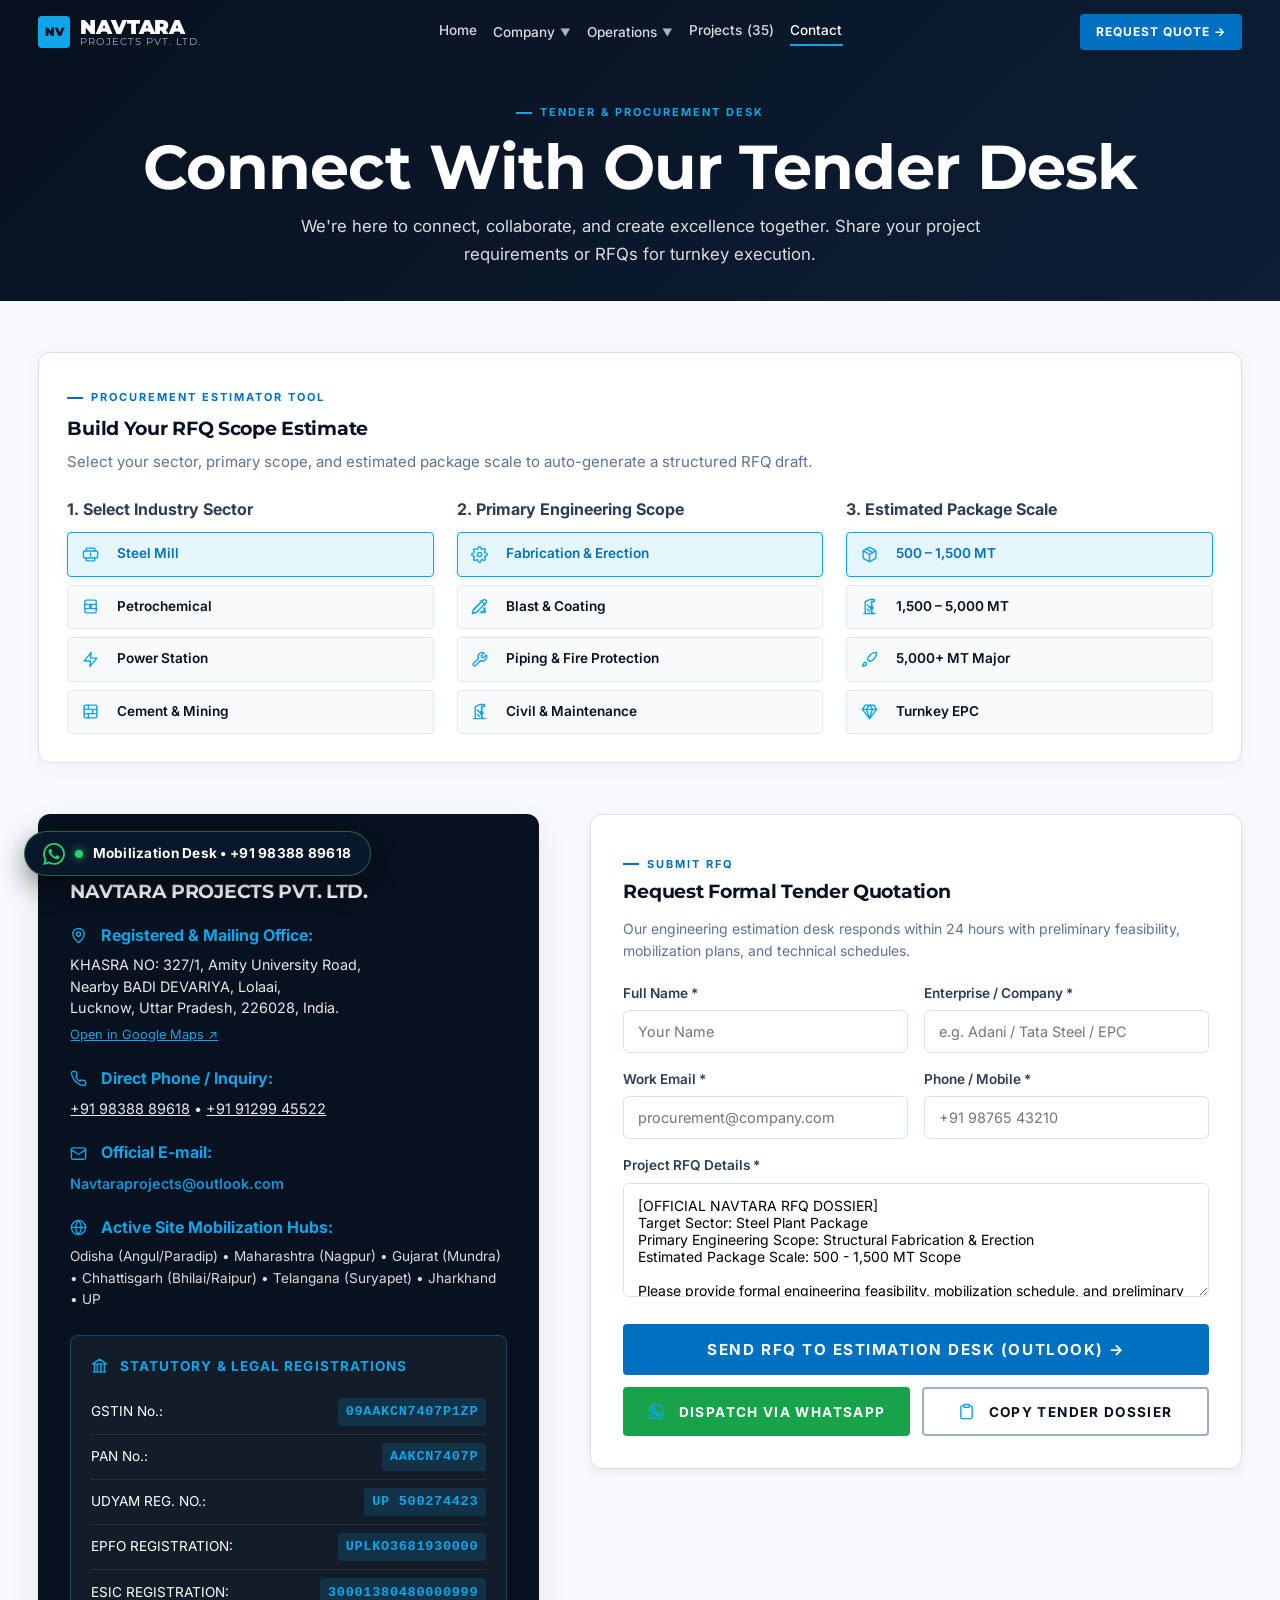
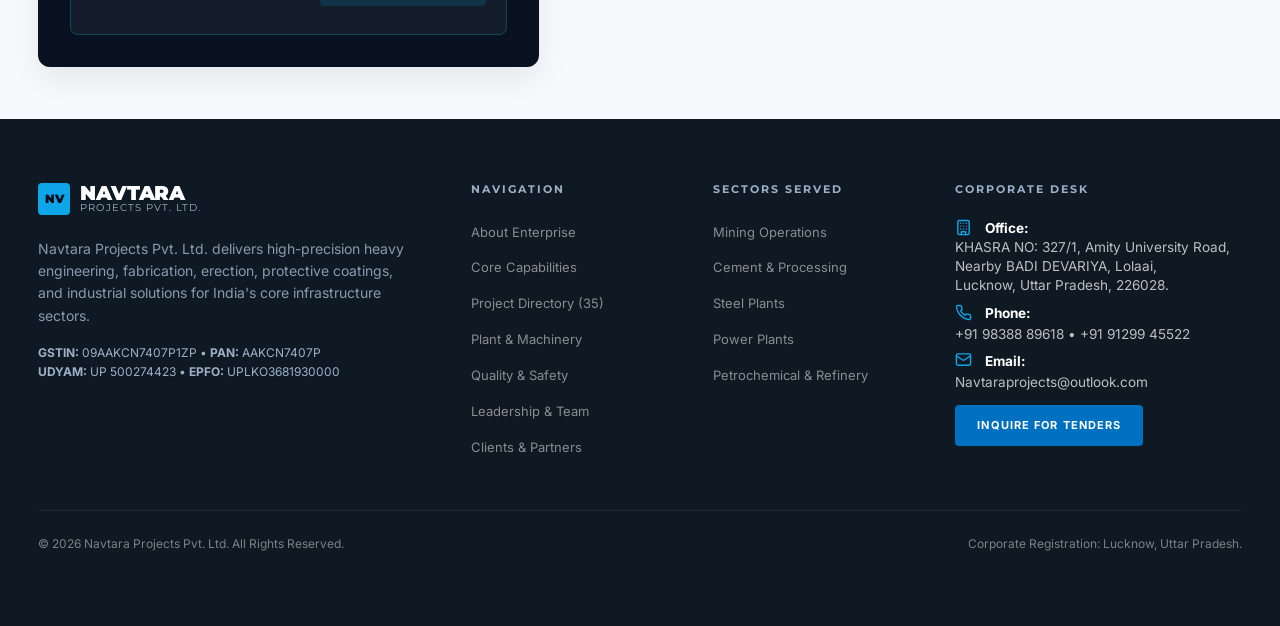
<file: contact.html>
<!DOCTYPE html>
<html lang="en">
<head>
    <meta charset="UTF-8">
    <meta name="viewport" content="width=device-width, initial-scale=1.0">
    <title>Contact &amp; RFQ Portal | Navtara Projects Pvt. Ltd.</title>
    <meta name="description" content="Contact Navtara Projects Pvt. Ltd. — Registered office in Lucknow, UP. Submit tender RFQ for structural fabrication, erection, protective coatings, and industrial piping.">
    <meta property="og:title" content="Contact &amp; RFQ Portal | Navtara Projects">
    <meta property="og:image" content="assets/images/fabrication_bay.webp">
    <link rel="icon" type="image/svg+xml" href="assets/favicon.svg">

        <!-- Google Fonts Preconnect & High-Performance Load -->
    <link rel="preconnect" href="https://fonts.googleapis.com">
    <link rel="preconnect" href="https://fonts.gstatic.com" crossorigin>
    <link rel="stylesheet" href="https://fonts.googleapis.com/css2?family=Inter:wght@300;400;500;600;700&family=Montserrat:wght@600;700;800;900&display=swap">

    <!-- CSS Architecture -->
    <link rel="stylesheet" href="css/style.css">
    <link rel="stylesheet" href="css/components.css">
    <link rel="stylesheet" href="css/animations.css">
    <link rel="stylesheet" href="css/fixes.css">

    <style>
        .page-header-v3 {
            padding: calc(var(--nav-height) + var(--s-lg)) 0 var(--s-lg);
            background: linear-gradient(135deg, var(--c-navy) 0%, var(--c-navy-md) 100%);
            color: var(--c-white);
            text-align: center;
        }

        .contact-grid-v3 {
            display: grid;
            grid-template-columns: 1fr 1.3fr;
            gap: var(--s-xl);
            align-items: start;
        }

        .statutory-card {
            background: rgba(255, 255, 255, 0.05);
            border: 1px solid rgba(14, 165, 233, 0.3);
            border-radius: var(--radius-md);
            padding: 1.25rem;
            margin-top: 1.5rem;
        }

        .statutory-item {
            display: flex;
            justify-content: space-between;
            align-items: center;
            padding: 0.5rem 0;
            border-bottom: 1px solid rgba(255, 255, 255, 0.08);
            font-size: 0.85rem;
        }

        .statutory-item:last-child {
            border-bottom: none;
        }

        .statutory-badge {
            font-family: monospace;
            background: rgba(14, 165, 233, 0.15);
            color: var(--c-accent);
            padding: 0.2rem 0.5rem;
            border-radius: 4px;
            font-weight: 700;
            letter-spacing: 0.05em;
        }

        @media (max-width: 992px) {
            .contact-grid-v3 {
                grid-template-columns: 1fr;
            }
        }
    </style>
</head>
<body>

    <!-- ✦ Navigation Bar ✦ -->
    <nav class="navbar scrolled" role="navigation">
        <div class="nav-container">
            <a href="index.html" class="logo">
                <span class="logo-mark">NV</span>
                <div>
                    <span class="logo-text">NAVTARA</span>
                    <span class="logo-sub">PROJECTS PVT. LTD.</span>
                </div>
            </a>
            <div class="nav-links" id="main-nav">
                <a href="index.html">Home</a>

                <div class="nav-dropdown">
                    <button class="nav-dropdown-trigger" aria-haspopup="true" aria-expanded="false">
                        Company <span class="nav-dropdown-arrow">▼</span>
                    </button>
                    <div class="nav-dropdown-menu">
                        <a href="about.html">About Overview</a>
                        <a href="leadership.html">Board of Directors</a>
                        <a href="quality.html">Quality &amp; Safety Policy</a>
                    </div>
                </div>

                <div class="nav-dropdown">
                    <button class="nav-dropdown-trigger" aria-haspopup="true" aria-expanded="false">
                        Operations <span class="nav-dropdown-arrow">▼</span>
                    </button>
                    <div class="nav-dropdown-menu">
                        <a href="capabilities.html">Capabilities &amp; Sectors</a>
                        <a href="machinery.html">Plant &amp; Machinery</a>
                        <a href="clients.html">Client Marquee</a>
                    </div>
                </div>

                <a href="projects.html">Projects (35)</a>
                <a href="contact.html" class="active">Contact</a>
            </div>
            <a href="contact.html" class="nav-cta">Request Quote →</a>
            <button class="menu-toggle" id="menu-toggle" aria-label="Toggle navigation menu">☰</button>
        </div>
    </nav>

    <!-- ✦ Page Header ✦ -->
    <header class="page-header-v3">
        <div class="container reveal">
            <div class="section-label section-label--light">Tender &amp; Procurement Desk</div>
            <h1 class="heading-xl text-light" style="margin-bottom: var(--s-xs);">Connect With Our Tender Desk</h1>
            <p class="body-lg text-light" style="max-width: 680px; margin: 0 auto; opacity: 0.85;">
                We're here to connect, collaborate, and create excellence together. Share your project requirements or RFQs for turnkey execution.
            </p>
        </div>
    </header>

    <!-- ✦ Contact & Interactive RFQ Section ✦ -->
    <section class="section bg-off-white">
        <div class="container">

            <!-- Interactive RFQ Estimator Widget -->
            <div class="rfq-estimator-card reveal">
                <div class="section-label">Procurement Estimator Tool</div>
                <h2 class="heading-md" style="margin-bottom: var(--s-xs);">Build Your RFQ Scope Estimate</h2>
                <p class="body-md text-muted" style="margin-bottom: var(--s-md);">Select your sector, primary scope, and estimated package scale to auto-generate a structured RFQ draft.</p>

                <div class="grid-3" style="gap: var(--s-md);">
                    <!-- Step 1: Sector -->
                    <div>
                        <strong>1. Select Industry Sector</strong>
                        <div class="option-radio-grid">
                            <div class="option-radio-card selected" data-rfq-group="sector" data-rfq-val="Steel Plant Package">
                                <span class="icon-inline"><svg viewBox="0 0 24 24"><rect x="2" y="7" width="20" height="10" rx="2"></rect><path d="M6 7V4a1 1 0 0 1 1-1h10a1 1 0 0 1 1 1v3"></path><path d="M6 17v3a1 1 0 0 0 1 1h10a1 1 0 0 0 1-1v-3"></path><line x1="12" y1="10" x2="12" y2="14"></line></svg></span> Steel Mill
                            </div>
                            <div class="option-radio-card" data-rfq-group="sector" data-rfq-val="Petrochemical & Refinery">
                                <span class="icon-inline"><svg viewBox="0 0 24 24"><path d="M6 3h12a2 2 0 0 1 2 2v14a2 2 0 0 1-2 2H6a2 2 0 0 1-2-2V5a2 2 0 0 1 2-2z"></path><path d="M4 9h16"></path><path d="M4 15h16"></path><circle cx="12" cy="12" r="1.5"></circle></svg></span> Petrochemical
                            </div>
                            <div class="option-radio-card" data-rfq-group="sector" data-rfq-val="Power Generation Station">
                                <span class="icon-inline"><svg viewBox="0 0 24 24"><polygon points="13 2 3 14 12 14 11 22 21 10 12 10 13 2"></polygon></svg></span> Power Station
                            </div>
                            <div class="option-radio-card" data-rfq-group="sector" data-rfq-val="Cement & Mining Facility">
                                <span class="icon-inline"><svg viewBox="0 0 24 24"><rect x="3" y="3" width="18" height="18" rx="2"></rect><path d="M3 9h18"></path><path d="M3 15h18"></path><path d="M9 3v6"></path><path d="M15 9v6"></path><path d="M9 15v6"></path></svg></span> Cement &amp; Mining
                            </div>
                        </div>
                    </div>

                    <!-- Step 2: Scope -->
                    <div>
                        <strong>2. Primary Engineering Scope</strong>
                        <div class="option-radio-grid">
                            <div class="option-radio-card selected" data-rfq-group="scope" data-rfq-val="Structural Fabrication & Erection">
                                <span class="icon-inline"><svg viewBox="0 0 24 24"><circle cx="12" cy="12" r="3"></circle><path d="M19.4 15a1.65 1.65 0 0 0 .33 1.82l.06.06a2 2 0 0 1 0 2.83 2 2 0 0 1-2.83 0l-.06-.06a1.65 1.65 0 0 0-1.82-.33 1.65 1.65 0 0 0-1 1.51V21a2 2 0 0 1-2 2 2 2 0 0 1-2-2v-.09A1.65 1.65 0 0 0 9 19.4a1.65 1.65 0 0 0-1.82.33l-.06.06a2 2 0 0 1-2.83 0 2 2 0 0 1 0-2.83l.06-.06a1.65 1.65 0 0 0 .33-1.82 1.65 1.65 0 0 0-1.51-1H3a2 2 0 0 1-2-2 2 2 0 0 1 2-2h.09A1.65 1.65 0 0 0 4.6 9a1.65 1.65 0 0 0-.33-1.82l-.06-.06a2 2 0 0 1 0-2.83 2 2 0 0 1 2.83 0l.06.06a1.65 1.65 0 0 0 1.82.33H9a1.65 1.65 0 0 0 1-1.51V3a2 2 0 0 1 2-2 2 2 0 0 1 2 2v.09a1.65 1.65 0 0 0 1 1.51 1.65 1.65 0 0 0 1.82-.33l.06-.06a2 2 0 0 1 2.83 0 2 2 0 0 1 0 2.83l-.06.06a1.65 1.65 0 0 0-.33 1.82V9a1.65 1.65 0 0 0 1.51 1H21a2 2 0 0 1 2 2 2 2 0 0 1-2 2h-.09a1.65 1.65 0 0 0-1.51 1z"></path></svg></span> Fabrication &amp; Erection
                            </div>
                            <div class="option-radio-card" data-rfq-group="scope" data-rfq-val="Surface Preparation & Coating (Sa 2.5)">
                                <span class="icon-inline"><svg viewBox="0 0 24 24"><path d="m14 4 6 6"></path><path d="m4 16 8-8"></path><path d="M2 22l5.5-1.5L21.3 6.7a2.1 2.1 0 0 0 0-3l-1-1a2.1 2.1 0 0 0-3 0L3.5 16.5 2 22z"></path><circle cx="19" cy="19" r="1.5"></circle><circle cx="15" cy="20" r="1"></circle><circle cx="19" cy="15" r="1"></circle></svg></span> Blast &amp; Coating
                            </div>
                            <div class="option-radio-card" data-rfq-group="scope" data-rfq-val="Industrial Piping & Mechanical">
                                <span class="icon-inline"><svg viewBox="0 0 24 24"><path d="M14.7 6.3a1 1 0 0 0 0 1.4l1.6 1.6a1 1 0 0 0 1.4 0l3.77-3.77a6 6 0 0 1-7.94 7.94l-6.91 6.91a2.12 2.12 0 0 1-3-3l6.91-6.91a6 6 0 0 1 7.94-7.94l-3.76 3.76z"></path></svg></span> Piping &amp; Fire Protection
                            </div>
                            <div class="option-radio-card" data-rfq-group="scope" data-rfq-val="Civil & Infrastructure Package">
                                <span class="icon-inline"><svg viewBox="0 0 24 24"><path d="M4 22h16"></path><path d="M6 22V5l7-3h6v3h-4v17"></path><path d="M15 5v7"></path><path d="m9 10 3 3"></path><path d="m9 16 3 3"></path><circle cx="15" cy="14" r="2"></circle><path d="M15 16v3a2 2 0 0 0 2 2"></path></svg></span> Civil &amp; Maintenance
                            </div>
                        </div>
                    </div>

                    <!-- Step 3: Scale -->
                    <div>
                        <strong>3. Estimated Package Scale</strong>
                        <div class="option-radio-grid">
                            <div class="option-radio-card selected" data-rfq-group="scale" data-rfq-val="500 - 1,500 MT Scope">
                                <span class="icon-inline"><svg viewBox="0 0 24 24"><path d="m16.5 9.4-9-5.19M21 16V8a2 2 0 0 0-1-1.73l-7-4a2 2 0 0 0-2 0l-7 4A2 2 0 0 0 3 8v8a2 2 0 0 0 1 1.73l7 4a2 2 0 0 0 2 0l7-4A2 2 0 0 0 21 16z"></path><polyline points="3.29 7 12 12 20.71 7"></polyline><line x1="12" y1="22" x2="12" y2="12"></line></svg></span> 500 – 1,500 MT
                            </div>
                            <div class="option-radio-card" data-rfq-group="scale" data-rfq-val="1,500 - 5,000 MT Scope">
                                <span class="icon-inline"><svg viewBox="0 0 24 24"><path d="M4 22h16"></path><path d="M6 22V5l7-3h6v3h-4v17"></path><path d="M15 5v7"></path><path d="m9 10 3 3"></path><path d="m9 16 3 3"></path><circle cx="15" cy="14" r="2"></circle><path d="M15 16v3a2 2 0 0 0 2 2"></path></svg></span> 1,500 – 5,000 MT
                            </div>
                            <div class="option-radio-card" data-rfq-group="scale" data-rfq-val="5,000+ MT Major Package">
                                <span class="icon-inline"><svg viewBox="0 0 24 24"><path d="M4.5 16.5c-1.5 1.26-2 5-2 5s3.74-.5 5-2c.71-.84.7-2.13-.09-2.91a2.18 2.18 0 0 0-2.91-.09z"></path><path d="m12 15-3-3a22 22 0 0 1 2-3.95A12.88 12.88 0 0 1 22 2c0 2.72-.78 7.5-6 11a22.35 22.35 0 0 1-4 2z"></path></svg></span> 5,000+ MT Major
                            </div>
                            <div class="option-radio-card" data-rfq-group="scale" data-rfq-val="Turnkey EPC Package">
                                <span class="icon-inline"><svg viewBox="0 0 24 24"><path d="M6 3h12l4 6-10 13L2 9Z"></path><path d="M11 3 8 9l4 13 4-13-3-6"></path><path d="M2 9h20"></path></svg></span> Turnkey EPC
                            </div>
                        </div>
                    </div>
                </div>
            </div>

            <div class="contact-grid-v3">

                <!-- Left Panel: Corporate Desk & Statutory Details -->
                <div class="reveal-left" style="background: var(--c-navy); color: var(--c-white); padding: 2rem; border-radius: var(--radius-lg); box-shadow: var(--shadow-lg);">
                    <div class="section-label section-label--light" style="color: var(--c-accent); margin-bottom: 0.5rem;">Corporate Headquarters</div>
                    <h3 class="heading-md text-light" style="margin-bottom: 1.25rem;">NAVTARA PROJECTS PVT. LTD.</h3>

                    <div style="margin-bottom: 1.25rem;">
                        <strong style="color: var(--c-accent); display: flex; align-items: center; gap: 0.4rem; margin-bottom: 0.35rem;">
                            <span class="icon-inline"><svg viewBox="0 0 24 24"><path d="M20 10c0 6-8 12-8 12s-8-6-8-12a8 8 0 0 1 16 0Z"></path><circle cx="12" cy="10" r="3"></circle></svg></span> Registered &amp; Mailing Office:
                        </strong>
                        <p class="body-md text-light" style="opacity: 0.9; line-height: 1.5; font-size: 0.9rem;">
                            KHASRA NO: 327/1, Amity University Road,<br>
                            Nearby BADI DEVARIYA, Lolaai,<br>
                            Lucknow, Uttar Pradesh, 226028, India.
                        </p>
                        <a href="https://maps.google.com/?q=Amity+University+Road+Lolaai+Lucknow+Uttar+Pradesh+226028" target="_blank" rel="noopener" style="display:inline-flex; align-items:center; gap:0.35rem; color:var(--c-accent); font-size:0.8rem; margin-top:0.35rem; text-decoration:underline;">
                            <span>Open in Google Maps ↗</span>
                        </a>
                    </div>

                    <div style="margin-bottom: 1.25rem;">
                        <strong style="color: var(--c-accent); display: flex; align-items: center; gap: 0.4rem; margin-bottom: 0.35rem;">
                            <span class="icon-inline"><svg viewBox="0 0 24 24"><path d="M22 16.92v3a2 2 0 0 1-2.18 2 19.79 19.79 0 0 1-8.63-3.07 19.5 19.5 0 0 1-6-6 19.79 19.79 0 0 1-3.07-8.67A2 2 0 0 1 4.11 2h3a2 2 0 0 1 2 1.72 12.84 12.84 0 0 0 .7 2.81 2 2 0 0 1-.45 2.11L8.09 9.91a16 16 0 0 0 6 6l1.27-1.27a2 2 0 0 1 2.11-.45 12.84 12.84 0 0 0 2.81.7A2 2 0 0 1 22 16.92z"></path></svg></span> Direct Phone / Inquiry:
                        </strong>
                        <p class="body-md text-light" style="opacity: 0.9; font-size: 0.9rem;">
                            <a href="tel:+919838889618" style="color: #fff; text-decoration: underline;">+91 98388 89618</a> &bull; <a href="tel:+919129945522" style="color: #fff; text-decoration: underline;">+91 91299 45522</a>
                        </p>
                    </div>

                    <div style="margin-bottom: 1.25rem;">
                        <strong style="color: var(--c-accent); display: flex; align-items: center; gap: 0.4rem; margin-bottom: 0.35rem;">
                            <span class="icon-inline"><svg viewBox="0 0 24 24"><rect width="20" height="16" x="2" y="4" rx="2"></rect><path d="m22 7-8.97 5.7a1.94 1.94 0 0 1-2.06 0L2 7"></path></svg></span> Official E-mail:
                        </strong>
                        <p class="body-md text-light" style="opacity: 0.9; font-size: 0.9rem;">
                            <a href="mailto:Navtaraprojects@outlook.com" style="color: var(--c-accent); font-weight: 600;">Navtaraprojects@outlook.com</a>
                        </p>
                    </div>

                    <div style="margin-bottom: 1.25rem;">
                        <strong style="color: var(--c-accent); display: flex; align-items: center; gap: 0.4rem; margin-bottom: 0.35rem;">
                            <span class="icon-inline"><svg viewBox="0 0 24 24"><circle cx="12" cy="12" r="10"></circle><path d="M12 2a14.5 14.5 0 0 0 0 20 14.5 14.5 0 0 0 0-20"></path><path d="M2 12h20"></path></svg></span> Active Site Mobilization Hubs:
                        </strong>
                        <p class="body-md text-light" style="opacity: 0.85; font-size: 0.85rem;">
                            Odisha (Angul/Paradip) &bull; Maharashtra (Nagpur) &bull; Gujarat (Mundra) &bull; Chhattisgarh (Bhilai/Raipur) &bull; Telangana (Suryapet) &bull; Jharkhand &bull; UP
                        </p>
                    </div>

                    <!-- Statutory & Legal Registrations (From Page 30 of Profile) -->
                    <div class="statutory-card">
                        <div style="font-weight: 700; font-size: 0.85rem; color: var(--c-accent); margin-bottom: 0.75rem; text-transform: uppercase; letter-spacing: 0.08em;">
                            <span class="icon-inline"><svg viewBox="0 0 24 24"><path d="M3 21h18"></path><path d="M5 21V10"></path><path d="M19 21V10"></path><path d="M9 21V10"></path><path d="M14 21V10"></path><path d="M2 10h20L12 3 2 10z"></path></svg></span> Statutory &amp; Legal Registrations
                        </div>
                        <div class="statutory-item">
                            <span>GSTIN No.:</span>
                            <span class="statutory-badge">09AAKCN7407P1ZP</span>
                        </div>
                        <div class="statutory-item">
                            <span>PAN No.:</span>
                            <span class="statutory-badge">AAKCN7407P</span>
                        </div>
                        <div class="statutory-item">
                            <span>UDYAM REG. NO.:</span>
                            <span class="statutory-badge">UP 500274423</span>
                        </div>
                        <div class="statutory-item">
                            <span>EPFO REGISTRATION:</span>
                            <span class="statutory-badge">UPLKO3681930000</span>
                        </div>
                        <div class="statutory-item">
                            <span>ESIC REGISTRATION:</span>
                            <span class="statutory-badge">30001380480000999</span>
                        </div>
                    </div>
                </div>

                <!-- Right Form: Connected to Formspree -->
                <div class="reveal-right" style="background: var(--c-white); padding: 2rem; border-radius: var(--radius-lg); border: 1px solid var(--c-grey-100); box-shadow: var(--shadow-md);">
                    <div class="section-label" style="margin-bottom: 0.4rem;">Submit RFQ</div>
                    <h3 class="heading-md" style="margin-bottom: var(--s-sm);">Request Formal Tender Quotation</h3>
                    <p class="body-md text-muted" style="margin-bottom: 1.25rem; font-size: 0.875rem;">
                        Our engineering estimation desk responds within 24 hours with preliminary feasibility, mobilization plans, and technical schedules.
                    </p>

                    <form id="contact-form" method="POST">
                        <div class="grid-2" style="gap: 1rem; margin-bottom: 1rem;">
                            <div>
                                <label for="rfq-name" style="font-weight: 600; font-size: 0.85rem; display: block; margin-bottom: 0.35rem;">Full Name *</label>
                                <input type="text" id="rfq-name" name="name" required style="width: 100%; padding: 0.75rem 0.85rem; border: 1.5px solid var(--c-grey-100); border-radius: 6px; font-size: 0.9rem;" placeholder="Your Name">
                            </div>
                            <div>
                                <label for="rfq-company" style="font-weight: 600; font-size: 0.85rem; display: block; margin-bottom: 0.35rem;">Enterprise / Company *</label>
                                <input type="text" id="rfq-company" name="company" required style="width: 100%; padding: 0.75rem 0.85rem; border: 1.5px solid var(--c-grey-100); border-radius: 6px; font-size: 0.9rem;" placeholder="e.g. Adani / Tata Steel / EPC">
                            </div>
                        </div>

                        <div class="grid-2" style="gap: 1rem; margin-bottom: 1rem;">
                            <div>
                                <label for="rfq-email" style="font-weight: 600; font-size: 0.85rem; display: block; margin-bottom: 0.35rem;">Work Email *</label>
                                <input type="email" id="rfq-email" name="email" required style="width: 100%; padding: 0.75rem 0.85rem; border: 1.5px solid var(--c-grey-100); border-radius: 6px; font-size: 0.9rem;" placeholder="procurement@company.com">
                            </div>
                            <div>
                                <label for="rfq-phone" style="font-weight: 600; font-size: 0.85rem; display: block; margin-bottom: 0.35rem;">Phone / Mobile *</label>
                                <input type="tel" id="rfq-phone" name="phone" required style="width: 100%; padding: 0.75rem 0.85rem; border: 1.5px solid var(--c-grey-100); border-radius: 6px; font-size: 0.9rem;" placeholder="+91 98765 43210">
                            </div>
                        </div>

                        <div style="margin-bottom: 1.25rem;">
                            <label for="message" style="font-weight: 600; font-size: 0.85rem; display: block; margin-bottom: 0.35rem;">Project RFQ Details *</label>
                            <textarea id="message" name="message" rows="5" required style="width: 100%; padding: 0.85rem; border: 1.5px solid var(--c-grey-100); border-radius: 6px; font-family: inherit; font-size: 0.875rem;" placeholder="Your auto-generated RFQ draft will appear here upon selecting options above...">[OFFICIAL NAVTARA RFQ DOSSIER]
Target Sector: Steel Plant Package
Primary Engineering Scope: Structural Fabrication & Erection
Estimated Package Scale: 500 - 1,500 MT Scope

Please provide formal engineering feasibility, mobilization schedule, and preliminary commercial quotation for our project scope.</textarea>
                        </div>

                        <div style="display: flex; flex-direction: column; gap: 0.75rem;">
                            <button type="submit" id="btn-email-rfq" class="btn btn-primary" style="width: 100%; justify-content: center; font-size: 0.95rem;">Send RFQ to Estimation Desk (Outlook) →</button>
                            <div style="display: grid; grid-template-columns: 1fr 1fr; gap: 0.75rem;">
                                <button type="button" id="btn-wa-rfq" class="btn" style="background: #16A34A; color: #fff; border: none; justify-content: center; font-size: 0.85rem; gap: 0.4rem;">
                                    <span class="icon-inline"><svg viewBox="0 0 24 24" fill="currentColor" stroke="none"><path d="M17.472 14.382c-.301-.15-1.78-.878-2.056-.978-.276-.1-.477-.15-.678.15-.2.301-.778.978-.954 1.179-.175.2-.351.226-.652.075-.301-.15-1.27-.468-2.42-1.493-.894-.798-1.498-1.784-1.674-2.085-.175-.301-.019-.464.132-.614.135-.135.301-.351.451-.527.151-.176.201-.301.301-.502.1-.201.05-.376-.025-.527-.075-.15-.678-1.635-.929-2.241-.244-.59-.492-.51-.678-.52l-.578-.01c-.2 0-.527.075-.803.376s-1.054 1.029-1.054 2.509 1.079 2.91 1.23 3.111c.15.201 2.123 3.242 5.143 4.547.718.311 1.279.497 1.716.636.721.23 1.377.197 1.896.12.578-.087 1.78-.727 2.031-1.43.251-.703.251-1.305.176-1.43-.076-.125-.276-.201-.577-.351zM12.04 2C6.51 2 2.02 6.49 2.02 12.02c0 1.95.56 3.77 1.54 5.31L2 22l4.82-1.53c1.47.88 3.2 1.39 5.22 1.39 5.53 0 10.02-4.49 10.02-10.02S17.57 2 12.04 2z"></path></svg></span> Dispatch via WhatsApp
                                </button>
                                <button type="button" id="btn-copy-rfq" class="btn btn-outline" style="border-color: var(--c-grey-300); color: var(--c-navy); justify-content: center; font-size: 0.85rem; gap: 0.4rem;">
                                    <span class="icon-inline"><svg viewBox="0 0 24 24"><rect width="8" height="4" x="8" y="2" rx="1" ry="1"></rect><path d="M16 4h2a2 2 0 0 1 2 2v14a2 2 0 0 1-2 2H6a2 2 0 0 1-2-2V6a2 2 0 0 1 2-2h2"></path></svg></span> Copy Tender Dossier
                                </button>
                            </div>
                        </div>
                    </form>
                </div>

            </div>

        </div>
    </section>

    <!-- ✦ Footer ✦ -->
    <footer class="footer bg-charcoal text-light" role="contentinfo">
        <div class="container">
            <div class="footer-grid">
                <div class="footer-col">
                    <a href="index.html" class="logo" aria-label="Navtara Projects Home">
                        <span class="logo-mark">NV</span>
                        <div>
                            <span class="logo-text">NAVTARA</span>
                            <span class="logo-sub">PROJECTS PVT. LTD.</span>
                        </div>
                    </a>
                    <p style="margin-top: var(--s-md); font-size: 0.875rem; line-height: 1.6; opacity: 0.85;">
                        Navtara Projects Pvt. Ltd. delivers high-precision heavy engineering, fabrication, erection, protective coatings, and industrial solutions for India's core infrastructure sectors.
                    </p>
                    <div style="margin-top: 1rem; font-size: 0.75rem; color: var(--c-grey-300); line-height: 1.6;">
                        <strong>GSTIN:</strong> 09AAKCN7407P1ZP &bull; <strong>PAN:</strong> AAKCN7407P<br>
                        <strong>UDYAM:</strong> UP 500274423 &bull; <strong>EPFO:</strong> UPLKO3681930000
                    </div>
                </div>

                <div class="footer-col">
                    <h5>Navigation</h5>
                    <ul>
                        <li><a href="about.html">About Enterprise</a></li>
                        <li><a href="capabilities.html">Core Capabilities</a></li>
                        <li><a href="projects.html">Project Directory (35)</a></li>
                        <li><a href="machinery.html">Plant &amp; Machinery</a></li>
                        <li><a href="quality.html">Quality &amp; Safety</a></li>
                        <li><a href="leadership.html">Leadership &amp; Team</a></li>
                        <li><a href="clients.html">Clients &amp; Partners</a></li>
                    </ul>
                </div>

                <div class="footer-col">
                    <h5>Sectors Served</h5>
                    <ul>
                        <li><a href="capabilities.html">Mining Operations</a></li>
                        <li><a href="capabilities.html">Cement &amp; Processing</a></li>
                        <li><a href="capabilities.html">Steel Plants</a></li>
                        <li><a href="capabilities.html">Power Plants</a></li>
                        <li><a href="capabilities.html">Petrochemical &amp; Refinery</a></li>
                    </ul>
                </div>

                <div class="footer-col footer-contact">
                    <h5>Corporate Desk</h5>
                    <p style="font-size: 0.85rem; line-height: 1.4; margin-bottom: 0.5rem;">
                        <span class="icon-inline"><svg viewBox="0 0 24 24"><rect width="16" height="20" x="4" y="2" rx="2" ry="2"></rect><path d="M9 22v-4h6v4"></path><path d="M8 6h.01"></path><path d="M16 6h.01"></path><path d="M12 6h.01"></path><path d="M12 10h.01"></path><path d="M12 14h.01"></path><path d="M16 10h.01"></path><path d="M16 14h.01"></path><path d="M8 10h.01"></path><path d="M8 14h.01"></path></svg></span><strong>Office:</strong><br>
                        KHASRA NO: 327/1, Amity University Road,<br>
                        Nearby BADI DEVARIYA, Lolaai,<br>
                        Lucknow, Uttar Pradesh, 226028.
                    </p>
                    <p style="font-size: 0.85rem; margin-bottom: 0.35rem;">
                        <span class="icon-inline"><svg viewBox="0 0 24 24"><path d="M22 16.92v3a2 2 0 0 1-2.18 2 19.79 19.79 0 0 1-8.63-3.07 19.5 19.5 0 0 1-6-6 19.79 19.79 0 0 1-3.07-8.67A2 2 0 0 1 4.11 2h3a2 2 0 0 1 2 1.72 12.84 12.84 0 0 0 .7 2.81 2 2 0 0 1-.45 2.11L8.09 9.91a16 16 0 0 0 6 6l1.27-1.27a2 2 0 0 1 2.11-.45 12.84 12.84 0 0 0 2.81.7A2 2 0 0 1 22 16.92z"></path></svg></span><strong>Phone:</strong><br>
                        +91 98388 89618 &bull; +91 91299 45522
                    </p>
                    <p style="font-size: 0.85rem; margin-bottom: 0.75rem;">
                        <span class="icon-inline"><svg viewBox="0 0 24 24"><rect width="20" height="16" x="2" y="4" rx="2"></rect><path d="m22 7-8.97 5.7a1.94 1.94 0 0 1-2.06 0L2 7"></path></svg></span><strong>Email:</strong><br>
                        Navtaraprojects@outlook.com
                    </p>
                    <div>
                        <a href="contact.html" class="btn btn-primary btn--sm">Inquire for Tenders</a>
                    </div>
                </div>
            </div>

            <div class="footer-bottom">
                <span>&copy; 2026 Navtara Projects Pvt. Ltd. All Rights Reserved.</span>
                <span>Corporate Registration: Lucknow, Uttar Pradesh.</span>
            </div>
        </div>
    </footer>

    <!-- Scroll to Top Button -->
        <!-- Floating Operations & Mobilization Desk Pill (Bottom-Left) -->
    <a href="https://wa.me/919838889618?text=Hello%20Navtara%20Projects%2C%20we%20would%20like%20to%20inquire%20about%20industrial%20engineering%20mobilization%20and%20tenders." 
       class="floating-ops-desk" 
       target="_blank" 
       rel="noopener" 
       aria-label="Direct WhatsApp Operations &amp; Mobilization Desk">
        <span class="floating-ops-desk-icon">
            <svg viewBox="0 0 24 24"><path d="M.057 24l1.687-6.163c-1.041-1.804-1.588-3.849-1.587-5.946.003-6.556 5.338-11.891 11.893-11.891 3.181.001 6.167 1.24 8.413 3.488 2.245 2.248 3.481 5.236 3.48 8.414-.003 6.557-5.338 11.892-11.893 11.892-1.99-.001-3.951-.5-5.688-1.448l-6.305 1.654zm6.597-3.807c1.676.995 3.276 1.591 5.392 1.592 5.448 0 9.886-4.434 9.889-9.885.002-5.462-4.415-9.89-9.881-9.892-5.452 0-9.887 4.434-9.889 9.884-.001 2.225.651 3.891 1.746 5.634l-.999 3.648 3.742-.981zm11.387-5.464c-.074-.124-.272-.198-.57-.347-.297-.149-1.758-.868-2.031-.967-.272-.099-.47-.149-.669.149-.198.297-.768.967-.941 1.165-.173.198-.347.223-.644.074-.297-.149-1.255-.462-2.39-1.475-.883-.788-1.48-1.761-1.653-2.059-.173-.297-.018-.458.13-.606.134-.133.297-.347.446-.521.151-.172.2-.296.3-.495.099-.198.05-.372-.025-.521-.075-.148-.669-1.611-.916-2.206-.242-.579-.487-.501-.669-.51l-.57-.01c-.198 0-.52.074-.792.372s-1.04 1.016-1.04 2.479 1.065 2.876 1.213 3.074c.149.198 2.095 3.2 5.076 4.487.709.306 1.263.489 1.694.626.712.226 1.36.194 1.872.118.571-.085 1.758-.719 2.006-1.413.248-.695.248-1.29.173-1.414z"/></svg>
        </span>
        <span class="floating-ops-desk-badge"></span>
        <span class="text-label">Mobilization Desk &bull; +91 98388 89618</span>
    </a>

    <button id="scroll-top-btn" aria-label="Scroll to top">↑</button>

    <!-- Scripts -->
    <script src="js/main.js"></script>
    <script src="js/cursor.js"></script>
</body>
</html>
</file>
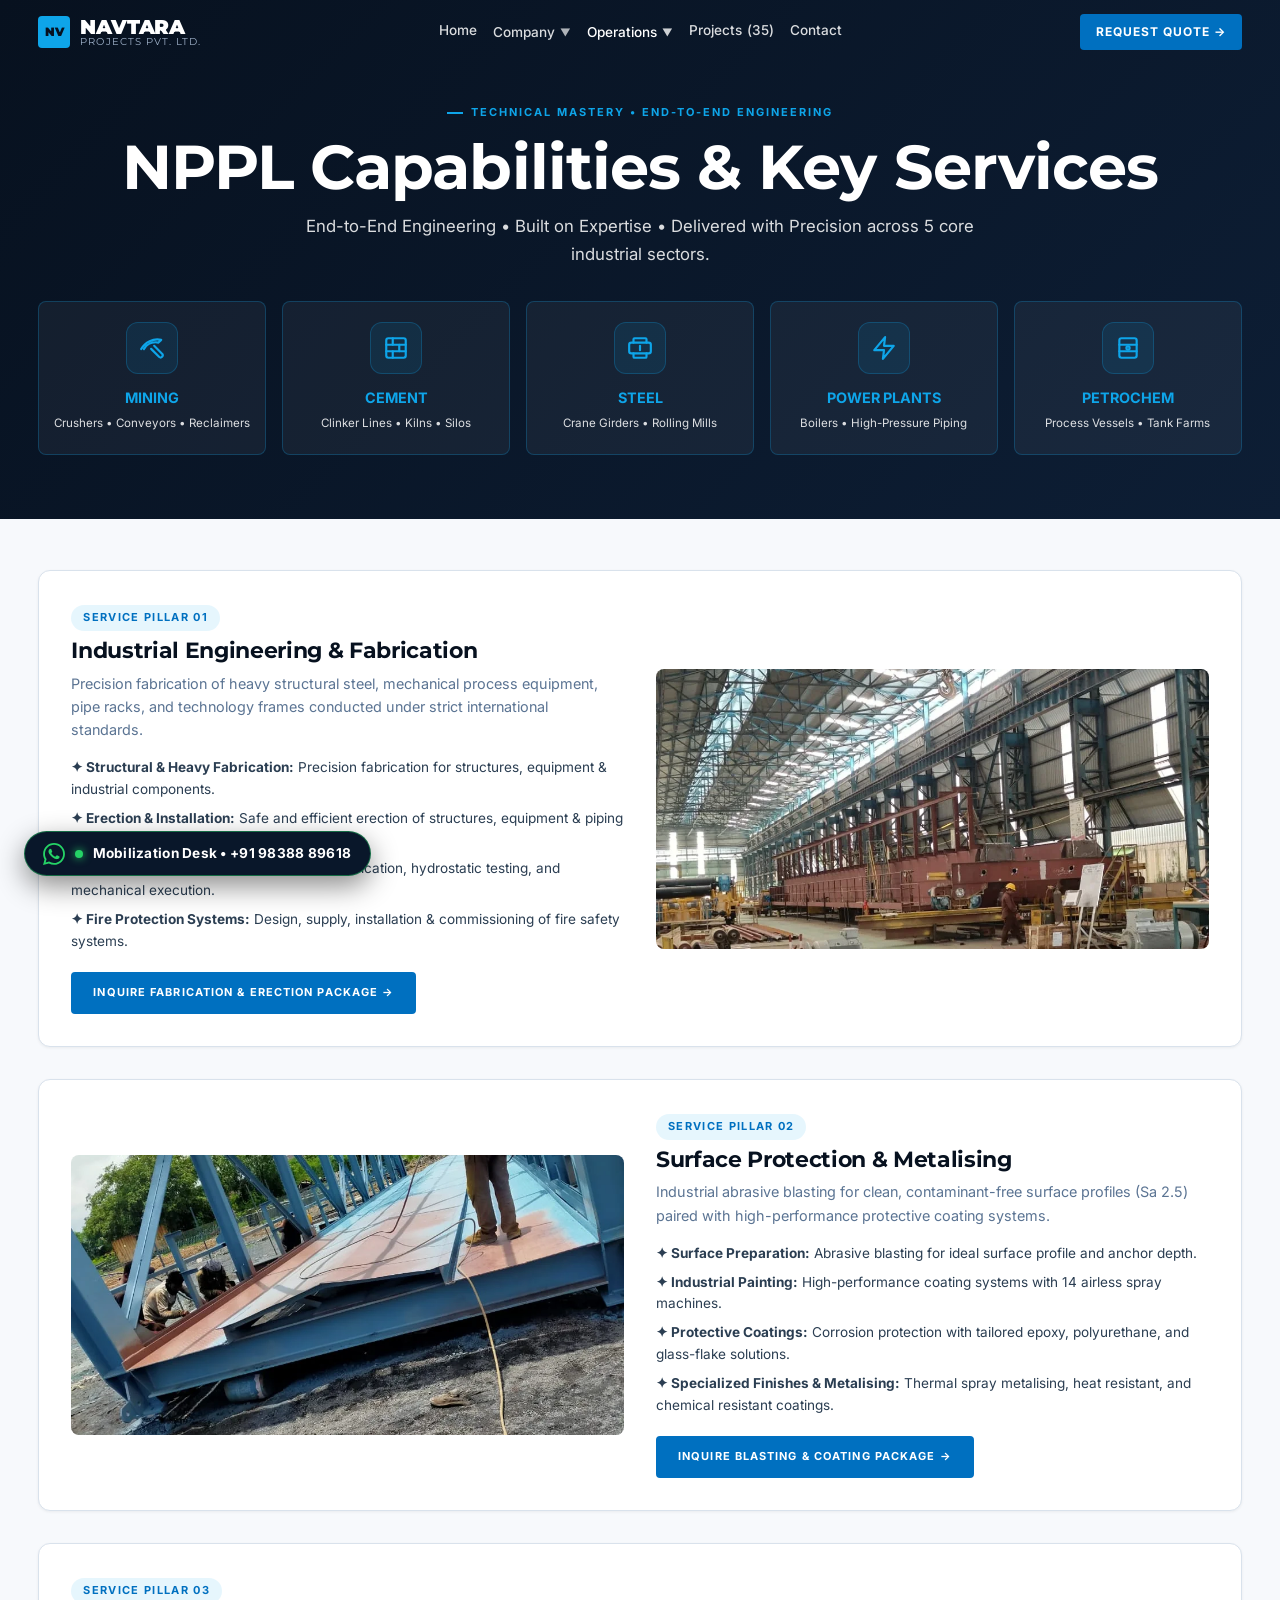
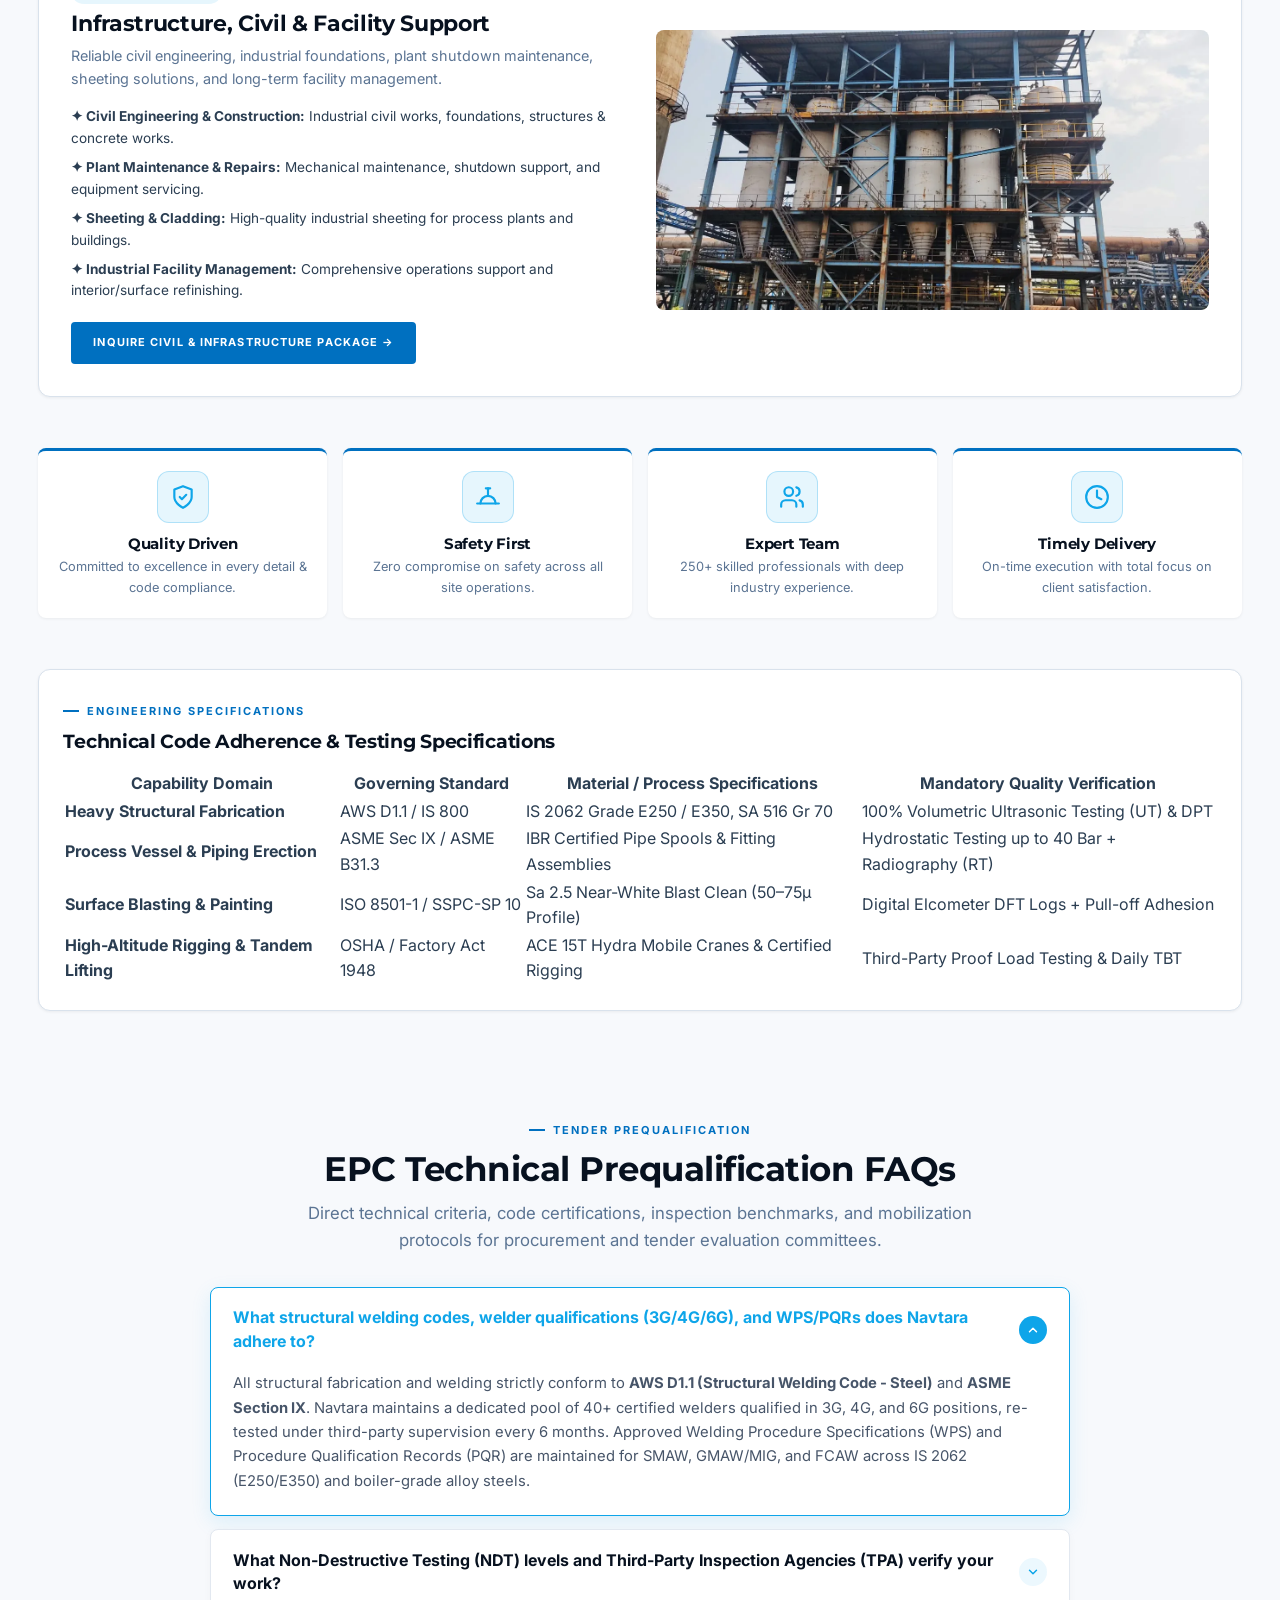
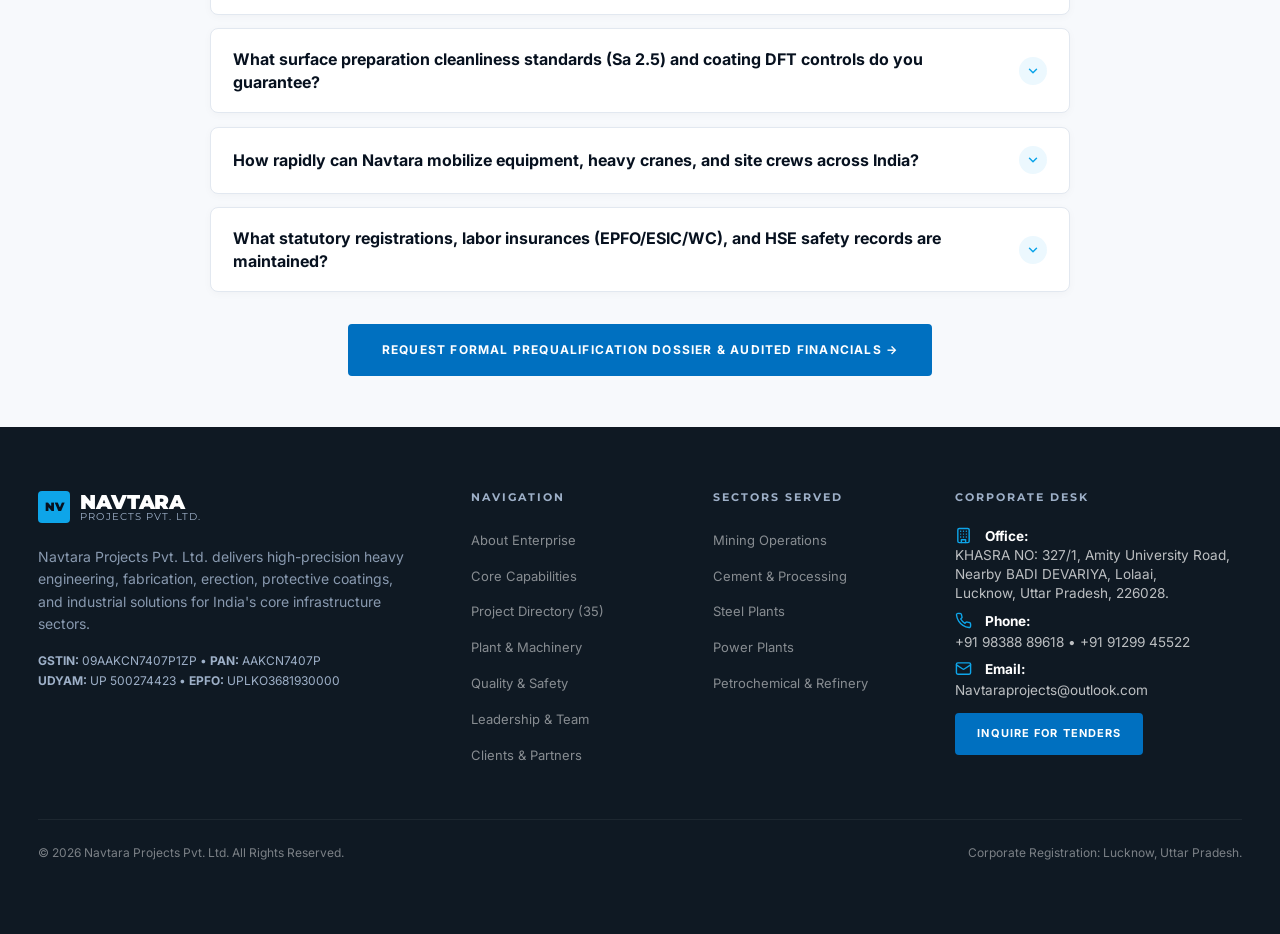
<file: industries.html>
<!DOCTYPE html>
<html lang="en">
<head>
    <meta charset="UTF-8">
    <meta http-equiv="refresh" content="0; url=capabilities.html">
    <link rel="canonical" href="https://hr0417-del.github.io/navtara-website/capabilities.html">
    <title>Redirecting to Capabilities | Navtara Projects Pvt. Ltd.</title>
    <script>window.location.replace("capabilities.html");</script>
</head>
<body style="background: #07111F; color: #fff; font-family: sans-serif; display: flex; align-items: center; justify-content: center; height: 100vh; margin: 0;">
    <p>Redirecting to <a href="capabilities.html" style="color: #0EA5E9;">Navtara Capabilities &amp; Sectors</a>...</p>
</body>
</html>
</file>
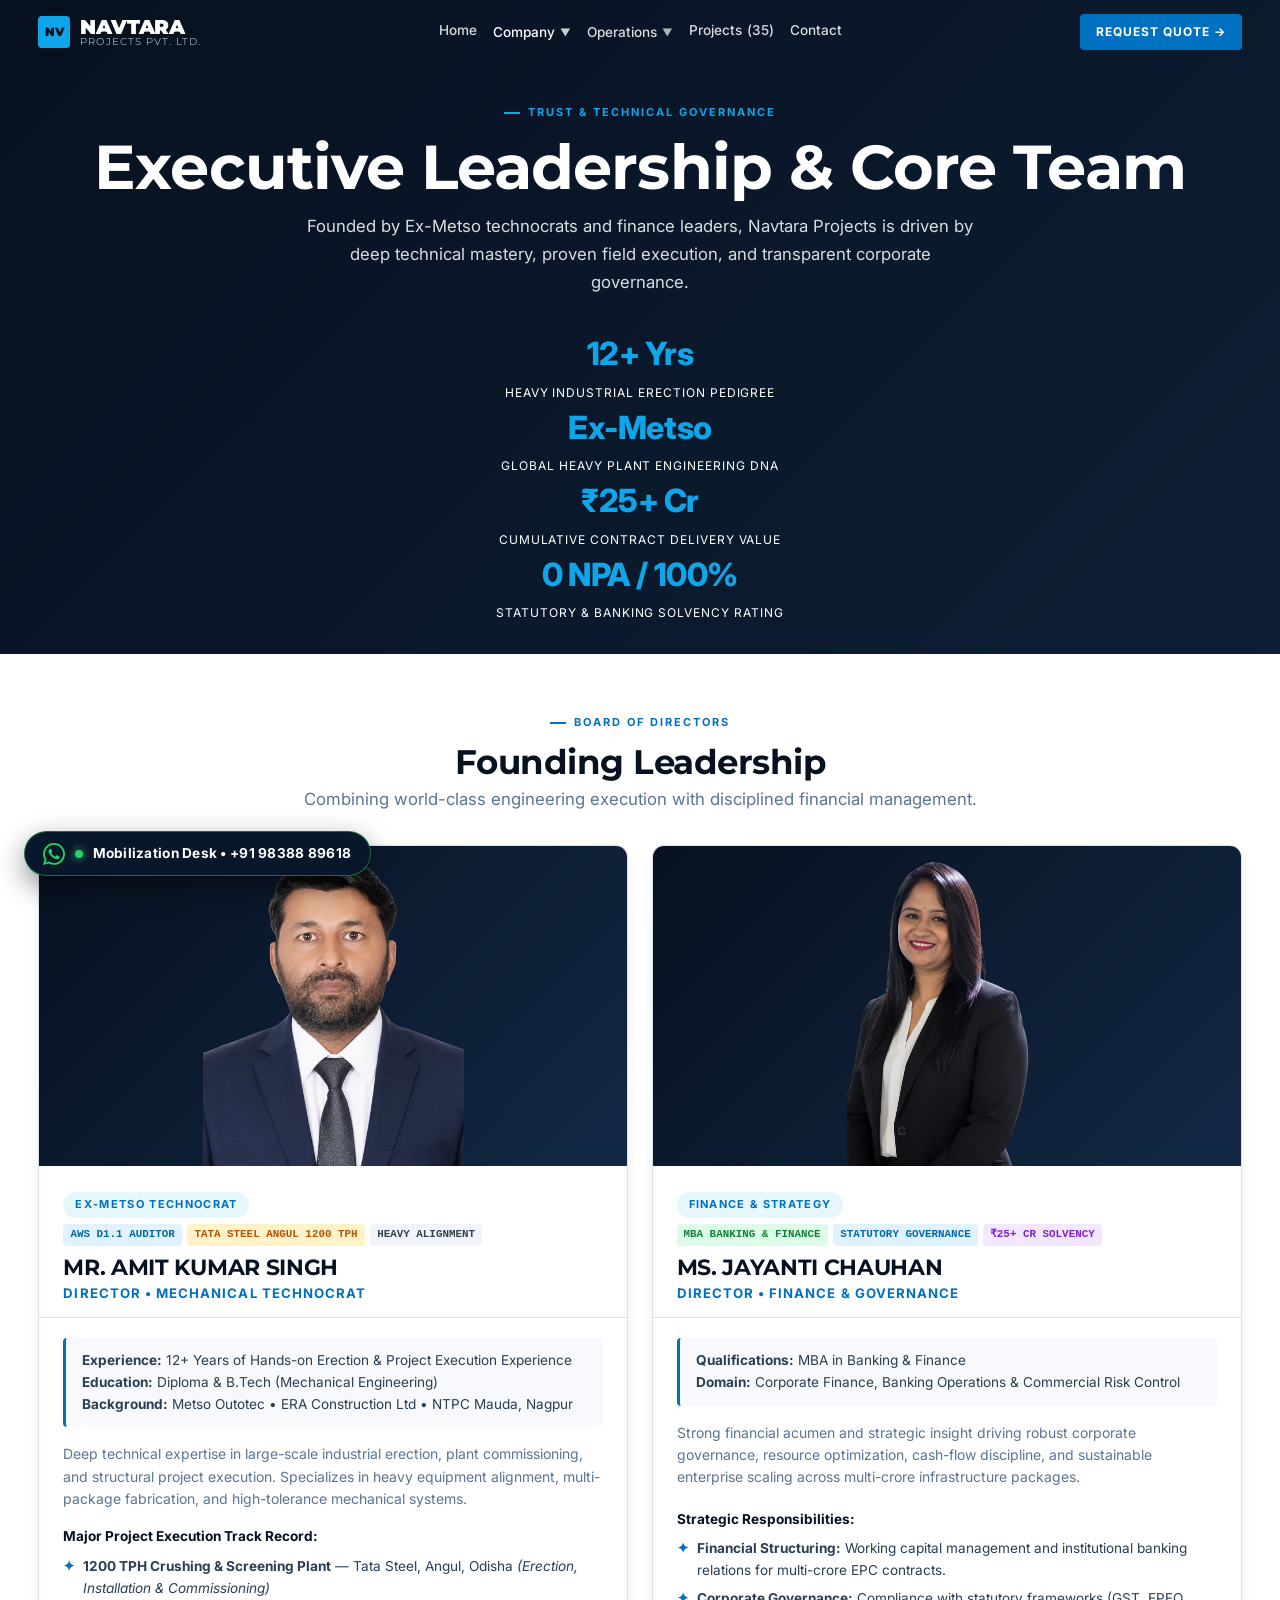
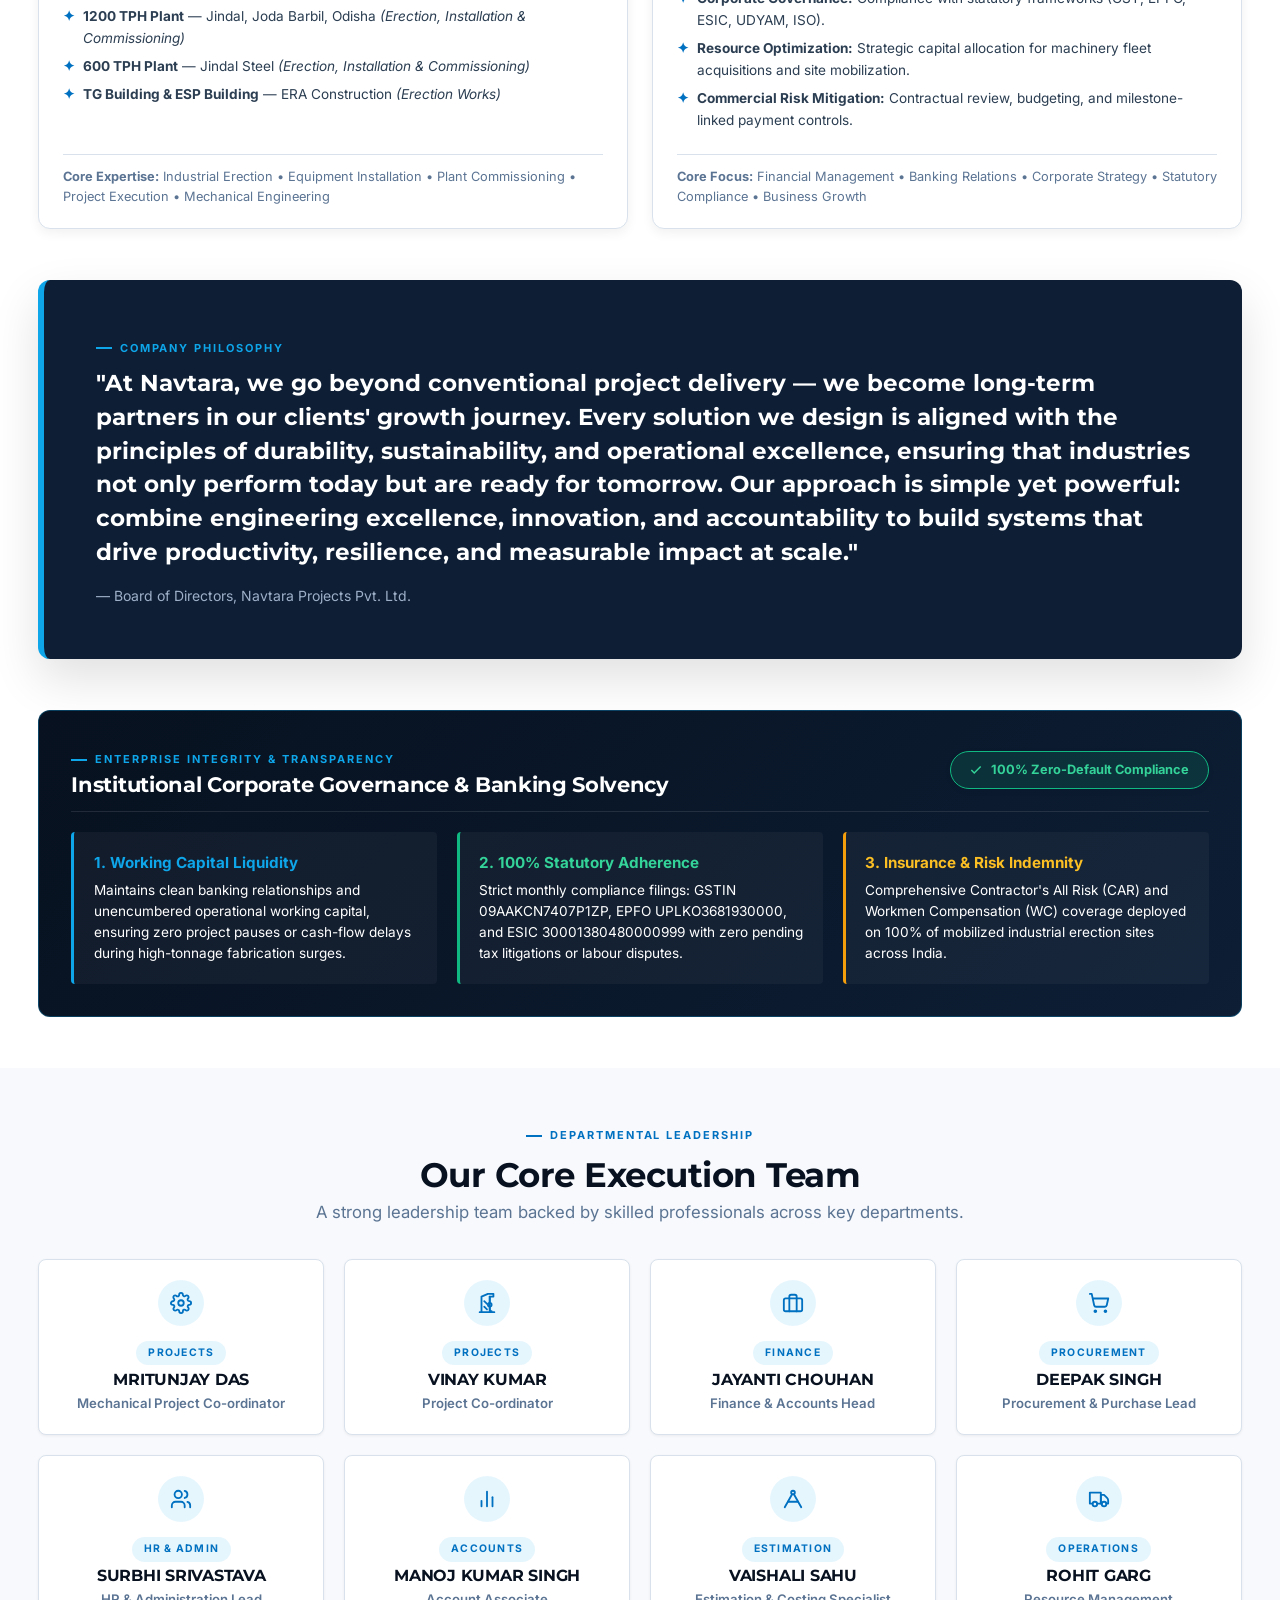
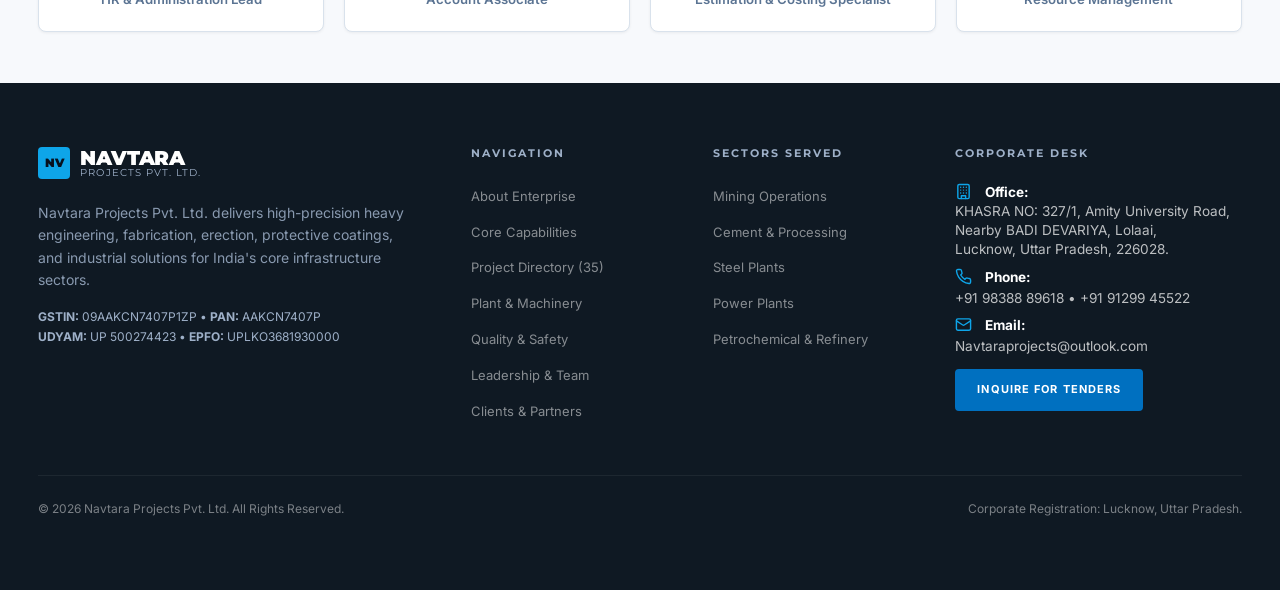
<file: leadership.html>
<!DOCTYPE html>
<html lang="en">
<head>
    <meta charset="UTF-8">
    <meta name="viewport" content="width=device-width, initial-scale=1.0">
    <title>Executive Leadership &amp; Core Team | Navtara Projects Pvt. Ltd.</title>
    <meta name="description" content="Meet the directors and core technical team of Navtara Projects Pvt. Ltd. — Mr. Amit Kumar Singh (Ex-Metso Technocrat, 12+ Years Erection Experience) and Ms. Jayanti Chauhan (MBA Banking & Finance).">

    <!-- Open Graph Meta Tags -->
    <meta property="og:title" content="Executive Leadership &amp; Core Team | Navtara Projects">
    <meta property="og:image" content="assets/images/amit_kumar_singh.webp">
    <link rel="icon" type="image/svg+xml" href="assets/favicon.svg">

        <!-- Google Fonts Preconnect & High-Performance Load -->
    <link rel="preconnect" href="https://fonts.googleapis.com">
    <link rel="preconnect" href="https://fonts.gstatic.com" crossorigin>
    <link rel="stylesheet" href="https://fonts.googleapis.com/css2?family=Inter:wght@300;400;500;600;700&family=Montserrat:wght@600;700;800;900&display=swap">

    <!-- CSS Architecture -->
    <link rel="stylesheet" href="css/style.css">
    <link rel="stylesheet" href="css/components.css">
    <link rel="stylesheet" href="css/animations.css">
    <link rel="stylesheet" href="css/fixes.css">

    <style>
        .page-header-v3 {
            padding: calc(var(--nav-height) + var(--s-lg)) 0 var(--s-lg);
            background: linear-gradient(135deg, var(--c-navy) 0%, var(--c-navy-md) 100%);
            color: var(--c-white);
            text-align: center;
        }

        .founder-quote-box {
            background: var(--c-navy-md);
            border-left: 6px solid var(--c-accent);
            border-radius: var(--radius-lg);
            padding: var(--s-xl);
            color: var(--c-white);
            margin: var(--s-lg) 0;
            box-shadow: var(--shadow-xl);
        }

        .director-card-v3 {
            background: var(--c-white);
            border-radius: var(--radius-lg);
            border: 1px solid var(--c-grey-100);
            box-shadow: var(--shadow-md);
            overflow: hidden;
            transition: all 0.35s var(--ease-out);
            display: flex;
            flex-direction: column;
        }

        .director-card-v3:hover {
            transform: translateY(-6px);
            box-shadow: var(--shadow-xl);
            border-color: var(--c-accent-d);
        }

        .director-img-wrap {
            background: linear-gradient(135deg, #07111F 0%, #122845 100%);
            height: 320px;
            display: flex;
            align-items: flex-end;
            justify-content: center;
            overflow: hidden;
            position: relative;
        }

        .director-img {
            max-height: 100%;
            width: auto;
            object-fit: contain;
            transition: transform 0.4s ease;
        }

        .director-card-v3:hover .director-img {
            transform: scale(1.04);
        }

        .director-header {
            padding: 1.5rem 1.5rem 0.75rem;
            text-align: left;
            border-bottom: 1px solid var(--c-grey-100);
        }

        .core-team-grid {
            display: grid;
            grid-template-columns: repeat(auto-fill, minmax(240px, 1fr));
            gap: 1.25rem;
            margin-top: var(--s-lg);
        }

        .core-member-card {
            background: var(--c-white);
            border-radius: var(--radius-md);
            border: 1px solid var(--c-grey-100);
            padding: 1.25rem;
            text-align: center;
            box-shadow: var(--shadow-sm);
            transition: all 0.3s ease;
        }

        .core-member-card:hover {
            transform: translateY(-4px);
            box-shadow: var(--shadow-md);
            border-color: var(--c-accent-d);
        }

        .core-icon-circle {
            width: 46px;
            height: 46px;
            border-radius: 50%;
            background: rgba(14, 165, 233, 0.1);
            color: var(--c-accent-d);
            display: flex;
            align-items: center;
            justify-content: center;
            font-size: 1.25rem;
            margin: 0 auto 0.75rem;
        }

        .project-exp-item {
            display: flex;
            align-items: flex-start;
            gap: 0.5rem;
            font-size: 0.85rem;
            color: var(--c-grey-700);
            margin-bottom: 0.4rem;
        }

        .project-exp-item span.bullet {
            color: var(--c-accent-d);
            font-weight: 700;
        }
    </style>
</head>
<body>

    <!-- ✦ Navigation Bar ✦ -->
    <nav class="navbar scrolled" role="navigation">
        <div class="nav-container">
            <a href="index.html" class="logo">
                <span class="logo-mark">NV</span>
                <div>
                    <span class="logo-text">NAVTARA</span>
                    <span class="logo-sub">PROJECTS PVT. LTD.</span>
                </div>
            </a>
            <div class="nav-links" id="main-nav">
                <a href="index.html">Home</a>

                <div class="nav-dropdown active">
                    <button class="nav-dropdown-trigger active" aria-haspopup="true" aria-expanded="false">
                        Company <span class="nav-dropdown-arrow">▼</span>
                    </button>
                    <div class="nav-dropdown-menu">
                        <a href="about.html">About Overview</a>
                        <a href="leadership.html" class="active">Board of Directors</a>
                        <a href="quality.html">Quality &amp; Safety Policy</a>
                    </div>
                </div>

                <div class="nav-dropdown">
                    <button class="nav-dropdown-trigger" aria-haspopup="true" aria-expanded="false">
                        Operations <span class="nav-dropdown-arrow">▼</span>
                    </button>
                    <div class="nav-dropdown-menu">
                        <a href="capabilities.html">Capabilities &amp; Sectors</a>
                        <a href="machinery.html">Plant &amp; Machinery</a>
                        <a href="clients.html">Client Marquee</a>
                    </div>
                </div>

                <a href="projects.html">Projects (35)</a>
                <a href="contact.html">Contact</a>
            </div>
            <a href="contact.html" class="nav-cta">Request Quote →</a>
            <button class="menu-toggle" id="menu-toggle" aria-label="Toggle navigation menu">☰</button>
        </div>
    </nav>

    <!-- ✦ Page Header ✦ -->
    <header class="page-header-v3">
        <div class="container reveal">
            <div class="section-label section-label--light">Trust &amp; Technical Governance</div>
            <h1 class="heading-xl text-light" style="margin-bottom: var(--s-xs);">Executive Leadership &amp; Core Team</h1>
            <p class="body-lg text-light" style="max-width: 680px; margin: 0 auto; opacity: 0.85;">
                Founded by Ex-Metso technocrats and finance leaders, Navtara Projects is driven by deep technical mastery, proven field execution, and transparent corporate governance.
            </p>

            <!-- Executive Metrics Deck -->
            <div class="client-stats-bar" style="margin-top: var(--s-lg);">
                <div class="client-stat-box">
                    <div class="heading-lg text-accent" style="font-size: 2rem; font-weight: 800; margin-bottom: 0.2rem;">12+ Yrs</div>
                    <div style="font-size: 0.75rem; text-transform: uppercase; letter-spacing: 0.08em;">Heavy Industrial Erection Pedigree</div>
                </div>
                <div class="client-stat-box">
                    <div class="heading-lg text-accent" style="font-size: 2rem; font-weight: 800; margin-bottom: 0.2rem;">Ex-Metso</div>
                    <div style="font-size: 0.75rem; text-transform: uppercase; letter-spacing: 0.08em;">Global Heavy Plant Engineering DNA</div>
                </div>
                <div class="client-stat-box">
                    <div class="heading-lg text-accent" style="font-size: 2rem; font-weight: 800; margin-bottom: 0.2rem;">₹25+ Cr</div>
                    <div style="font-size: 0.75rem; text-transform: uppercase; letter-spacing: 0.08em;">Cumulative Contract Delivery Value</div>
                </div>
                <div class="client-stat-box">
                    <div class="heading-lg text-accent" style="font-size: 2rem; font-weight: 800; margin-bottom: 0.2rem;">0 NPA / 100%</div>
                    <div style="font-size: 0.75rem; text-transform: uppercase; letter-spacing: 0.08em;">Statutory &amp; Banking Solvency Rating</div>
                </div>
            </div>
        </div>
    </header>

    <!-- ✦ Directors Section ✦ -->
    <section class="section bg-white">
        <div class="container">
            <div class="text-center reveal" style="max-width: 700px; margin: 0 auto var(--s-lg);">
                <div class="section-label">Board of Directors</div>
                <h2 class="heading-lg">Founding Leadership</h2>
                <p class="body-lg" style="margin-top: 0.25rem;">
                    Combining world-class engineering execution with disciplined financial management.
                </p>
            </div>

            <div class="grid-2 reveal">
                <!-- Director 1: Mr. Amit Kumar Singh -->
                <div class="director-card-v3">
                    <div class="director-img-wrap">
                        <img src="assets/images/amit_kumar_singh.webp" alt="Mr. Amit Kumar Singh - Director" class="director-img">
                    </div>
                    <div class="director-header">
                        <span class="tag tag--accent" style="margin-bottom: 0.4rem;">EX-METSO TECHNOCRAT</span>
                        <div style="display:flex; flex-wrap:wrap; gap:0.35rem; margin-bottom:0.6rem;">
                            <span style="background:#e0f2fe; color:#0369a1; font-size:0.68rem; font-weight:700; padding:2px 7px; border-radius:4px; font-family:monospace;">AWS D1.1 AUDITOR</span>
                            <span style="background:#fef3c7; color:#b45309; font-size:0.68rem; font-weight:700; padding:2px 7px; border-radius:4px; font-family:monospace;">TATA STEEL ANGUL 1200 TPH</span>
                            <span style="background:#f1f5f9; color:#334155; font-size:0.68rem; font-weight:700; padding:2px 7px; border-radius:4px; font-family:monospace;">HEAVY ALIGNMENT</span>
                        </div>
                        <h3 class="heading-md" style="margin-bottom: 0.15rem; font-size: 1.35rem;">MR. AMIT KUMAR SINGH</h3>
                        <p style="font-size: 0.825rem; color: var(--c-accent-d); font-weight: 700; text-transform: uppercase; letter-spacing: 0.08em;">DIRECTOR &bull; MECHANICAL TECHNOCRAT</p>
                    </div>
                    <div style="padding: 1.25rem 1.5rem; flex-grow: 1; display: flex; flex-direction: column; justify-content: space-between;">
                        <div>
                            <div style="margin-bottom: 1rem; padding: 0.75rem 1rem; background: var(--c-off-white); border-radius: var(--radius-sm); border-left: 3px solid var(--c-accent-d); font-size: 0.85rem;">
                                <strong>Experience:</strong> 12+ Years of Hands-on Erection &amp; Project Execution Experience<br>
                                <strong>Education:</strong> Diploma &amp; B.Tech (Mechanical Engineering)<br>
                                <strong>Background:</strong> Metso Outotec &bull; ERA Construction Ltd &bull; NTPC Mauda, Nagpur
                            </div>

                            <p class="body-md text-muted" style="margin-bottom: 1rem; font-size: 0.875rem;">
                                Deep technical expertise in large-scale industrial erection, plant commissioning, and structural project execution. Specializes in heavy equipment alignment, multi-package fabrication, and high-tolerance mechanical systems.
                            </p>

                            <strong style="font-size: 0.85rem; color: var(--c-navy); display: block; margin-bottom: 0.5rem;">Major Project Execution Track Record:</strong>
                            <div class="project-exp-item">
                                <span class="bullet">✦</span>
                                <div><strong>1200 TPH Crushing &amp; Screening Plant</strong> &mdash; Tata Steel, Angul, Odisha <em>(Erection, Installation &amp; Commissioning)</em></div>
                            </div>
                            <div class="project-exp-item">
                                <span class="bullet">✦</span>
                                <div><strong>1200 TPH Plant</strong> &mdash; Jindal, Joda Barbil, Odisha <em>(Erection, Installation &amp; Commissioning)</em></div>
                            </div>
                            <div class="project-exp-item">
                                <span class="bullet">✦</span>
                                <div><strong>600 TPH Plant</strong> &mdash; Jindal Steel <em>(Erection, Installation &amp; Commissioning)</em></div>
                            </div>
                            <div class="project-exp-item">
                                <span class="bullet">✦</span>
                                <div><strong>TG Building &amp; ESP Building</strong> &mdash; ERA Construction <em>(Erection Works)</em></div>
                            </div>
                        </div>

                        <div style="border-top: 1px solid var(--c-grey-100); padding-top: 0.75rem; margin-top: 1rem; font-size: 0.8rem; color: var(--c-grey-500);">
                            <strong>Core Expertise:</strong> Industrial Erection &bull; Equipment Installation &bull; Plant Commissioning &bull; Project Execution &bull; Mechanical Engineering
                        </div>
                    </div>
                </div>

                <!-- Director 2: Ms. Jayanti Chauhan -->
                <div class="director-card-v3">
                    <div class="director-img-wrap">
                        <img src="assets/images/jayanti_chauhan.webp" alt="Ms. Jayanti Chauhan - Director" class="director-img">
                    </div>
                    <div class="director-header">
                        <span class="tag tag--accent" style="margin-bottom: 0.4rem;">FINANCE &amp; STRATEGY</span>
                        <div style="display:flex; flex-wrap:wrap; gap:0.35rem; margin-bottom:0.6rem;">
                            <span style="background:#dcfce7; color:#15803d; font-size:0.68rem; font-weight:700; padding:2px 7px; border-radius:4px; font-family:monospace;">MBA BANKING &amp; FINANCE</span>
                            <span style="background:#e0f2fe; color:#0369a1; font-size:0.68rem; font-weight:700; padding:2px 7px; border-radius:4px; font-family:monospace;">STATUTORY GOVERNANCE</span>
                            <span style="background:#f3e8ff; color:#7e22ce; font-size:0.68rem; font-weight:700; padding:2px 7px; border-radius:4px; font-family:monospace;">₹25+ CR SOLVENCY</span>
                        </div>
                        <h3 class="heading-md" style="margin-bottom: 0.15rem; font-size: 1.35rem;">MS. JAYANTI CHAUHAN</h3>
                        <p style="font-size: 0.825rem; color: var(--c-accent-d); font-weight: 700; text-transform: uppercase; letter-spacing: 0.08em;">DIRECTOR &bull; FINANCE &amp; GOVERNANCE</p>
                    </div>
                    <div style="padding: 1.25rem 1.5rem; flex-grow: 1; display: flex; flex-direction: column; justify-content: space-between;">
                        <div>
                            <div style="margin-bottom: 1rem; padding: 0.75rem 1rem; background: var(--c-off-white); border-radius: var(--radius-sm); border-left: 3px solid var(--c-accent-d); font-size: 0.85rem;">
                                <strong>Qualifications:</strong> MBA in Banking &amp; Finance<br>
                                <strong>Domain:</strong> Corporate Finance, Banking Operations &amp; Commercial Risk Control
                            </div>

                            <p class="body-md text-muted" style="margin-bottom: 1.25rem; font-size: 0.875rem;">
                                Strong financial acumen and strategic insight driving robust corporate governance, resource optimization, cash-flow discipline, and sustainable enterprise scaling across multi-crore infrastructure packages.
                            </p>

                            <strong style="font-size: 0.85rem; color: var(--c-navy); display: block; margin-bottom: 0.5rem;">Strategic Responsibilities:</strong>
                            <div class="project-exp-item">
                                <span class="bullet">✦</span>
                                <div><strong>Financial Structuring:</strong> Working capital management and institutional banking relations for multi-crore EPC contracts.</div>
                            </div>
                            <div class="project-exp-item">
                                <span class="bullet">✦</span>
                                <div><strong>Corporate Governance:</strong> Compliance with statutory frameworks (GST, EPFO, ESIC, UDYAM, ISO).</div>
                            </div>
                            <div class="project-exp-item">
                                <span class="bullet">✦</span>
                                <div><strong>Resource Optimization:</strong> Strategic capital allocation for machinery fleet acquisitions and site mobilization.</div>
                            </div>
                            <div class="project-exp-item">
                                <span class="bullet">✦</span>
                                <div><strong>Commercial Risk Mitigation:</strong> Contractual review, budgeting, and milestone-linked payment controls.</div>
                            </div>
                        </div>

                        <div style="border-top: 1px solid var(--c-grey-100); padding-top: 0.75rem; margin-top: 1rem; font-size: 0.8rem; color: var(--c-grey-500);">
                            <strong>Core Focus:</strong> Financial Management &bull; Banking Relations &bull; Corporate Strategy &bull; Statutory Compliance &bull; Business Growth
                        </div>
                    </div>
                </div>
            </div>

            <!-- Founder Quote Box -->
            <div class="founder-quote-box reveal" style="margin-top: var(--s-xl);">
                <div class="section-label section-label--light" style="color: var(--c-accent);">Company Philosophy</div>
                <blockquote style="font-family: var(--f-display); font-size: clamp(1.15rem, 2vw, 1.45rem); font-weight: 700; line-height: 1.45; margin-bottom: 1rem;">
                    "At Navtara, we go beyond conventional project delivery &mdash; we become long-term partners in our clients' growth journey. Every solution we design is aligned with the principles of durability, sustainability, and operational excellence, ensuring that industries not only perform today but are ready for tomorrow. Our approach is simple yet powerful: combine engineering excellence, innovation, and accountability to build systems that drive productivity, resilience, and measurable impact at scale."
                </blockquote>
                <div style="font-size: 0.875rem; color: var(--c-grey-300);">
                    &mdash; Board of Directors, Navtara Projects Pvt. Ltd.
                </div>
            </div>

            <!-- Corporate Governance & Solvency Declaration -->
            <div class="reveal" style="background: linear-gradient(135deg, var(--c-navy) 0%, var(--c-navy-md) 100%); border-radius: var(--radius-lg); padding: var(--s-lg); color: var(--c-white); margin-top: var(--s-xl); border: 1px solid rgba(14, 165, 233, 0.3);">
                <div style="display: flex; justify-content: space-between; align-items: center; flex-wrap: wrap; gap: 1rem; margin-bottom: 1.25rem; border-bottom: 1px solid rgba(255,255,255,0.1); padding-bottom: 0.85rem;">
                    <div>
                        <div class="section-label section-label--light" style="color: var(--c-accent); margin-bottom: 0.25rem;">Enterprise Integrity &amp; Transparency</div>
                        <h3 class="heading-md text-light" style="font-size: 1.3rem; margin: 0;">Institutional Corporate Governance &amp; Banking Solvency</h3>
                    </div>
                    <span class="tpa-pill" style="border-color: #10B981; color: #34D399; background: rgba(16, 185, 129, 0.15);">
                        <svg viewBox="0 0 24 24" width="14" height="14" fill="none" stroke="currentColor" stroke-width="2.5"><polyline points="20 6 9 17 4 12"></polyline></svg>
                        100% Zero-Default Compliance
                    </span>
                </div>
                <div class="grid-3" style="gap: 1.25rem; font-size: 0.85rem; line-height: 1.55;">
                    <div style="background: rgba(255, 255, 255, 0.04); padding: 1.2rem; border-radius: var(--radius-sm); border-left: 3px solid var(--c-accent);">
                        <strong style="color: var(--c-accent); display: block; margin-bottom: 0.35rem; font-size: 0.95rem;">1. Working Capital Liquidity</strong>
                        Maintains clean banking relationships and unencumbered operational working capital, ensuring zero project pauses or cash-flow delays during high-tonnage fabrication surges.
                    </div>
                    <div style="background: rgba(255, 255, 255, 0.04); padding: 1.2rem; border-radius: var(--radius-sm); border-left: 3px solid #10B981;">
                        <strong style="color: #34D399; display: block; margin-bottom: 0.35rem; font-size: 0.95rem;">2. 100% Statutory Adherence</strong>
                        Strict monthly compliance filings: GSTIN 09AAKCN7407P1ZP, EPFO UPLKO3681930000, and ESIC 30001380480000999 with zero pending tax litigations or labour disputes.
                    </div>
                    <div style="background: rgba(255, 255, 255, 0.04); padding: 1.2rem; border-radius: var(--radius-sm); border-left: 3px solid #F59E0B;">
                        <strong style="color: #FBBF24; display: block; margin-bottom: 0.35rem; font-size: 0.95rem;">3. Insurance &amp; Risk Indemnity</strong>
                        Comprehensive Contractor's All Risk (CAR) and Workmen Compensation (WC) coverage deployed on 100% of mobilized industrial erection sites across India.
                    </div>
                </div>
            </div>
        </div>
    </section>

    <!-- ✦ Core Team Section ✦ -->
    <section class="section bg-off-white" aria-labelledby="core-team-heading">
        <div class="container">
            <div class="text-center reveal" style="max-width: 700px; margin: 0 auto var(--s-md);">
                <div class="section-label">Departmental Leadership</div>
                <h2 class="heading-lg" id="core-team-heading">Our Core Execution Team</h2>
                <p class="body-lg" style="margin-top: 0.25rem;">
                    A strong leadership team backed by skilled professionals across key departments.
                </p>
            </div>

            <div class="core-team-grid reveal">

                <!-- 1. Mritunjay Das -->
                <div class="core-member-card">
                    <div class="core-icon-circle"><svg viewBox="0 0 24 24"><circle cx="12" cy="12" r="3"></circle><path d="M19.4 15a1.65 1.65 0 0 0 .33 1.82l.06.06a2 2 0 0 1 0 2.83 2 2 0 0 1-2.83 0l-.06-.06a1.65 1.65 0 0 0-1.82-.33 1.65 1.65 0 0 0-1 1.51V21a2 2 0 0 1-2 2 2 2 0 0 1-2-2v-.09A1.65 1.65 0 0 0 9 19.4a1.65 1.65 0 0 0-1.82.33l-.06.06a2 2 0 0 1-2.83 0 2 2 0 0 1 0-2.83l.06-.06a1.65 1.65 0 0 0 .33-1.82 1.65 1.65 0 0 0-1.51-1H3a2 2 0 0 1-2-2 2 2 0 0 1 2-2h.09A1.65 1.65 0 0 0 4.6 9a1.65 1.65 0 0 0-.33-1.82l-.06-.06a2 2 0 0 1 0-2.83 2 2 0 0 1 2.83 0l.06.06a1.65 1.65 0 0 0 1.82.33H9a1.65 1.65 0 0 0 1-1.51V3a2 2 0 0 1 2-2 2 2 0 0 1 2 2v.09a1.65 1.65 0 0 0 1 1.51 1.65 1.65 0 0 0 1.82-.33l.06-.06a2 2 0 0 1 2.83 0 2 2 0 0 1 0 2.83l-.06.06a1.65 1.65 0 0 0-.33 1.82V9a1.65 1.65 0 0 0 1.51 1H21a2 2 0 0 1 2 2 2 2 0 0 1-2 2h-.09a1.65 1.65 0 0 0-1.51 1z"></path></svg></div>
                    <span class="tag tag--accent" style="font-size: 0.65rem; margin-bottom: 0.35rem;">PROJECTS</span>
                    <h4 class="heading-md" style="font-size: 1rem; margin-bottom: 0.2rem;">MRITUNJAY DAS</h4>
                    <p class="body-md text-muted" style="font-size: 0.825rem; font-weight: 600;">Mechanical Project Co-ordinator</p>
                </div>

                <!-- 2. Vinay Kumar -->
                <div class="core-member-card">
                    <div class="core-icon-circle"><svg viewBox="0 0 24 24"><path d="M4 22h16"></path><path d="M6 22V5l7-3h6v3h-4v17"></path><path d="M15 5v7"></path><path d="m9 10 3 3"></path><path d="m9 16 3 3"></path><circle cx="15" cy="14" r="2"></circle><path d="M15 16v3a2 2 0 0 0 2 2"></path></svg></div>
                    <span class="tag tag--accent" style="font-size: 0.65rem; margin-bottom: 0.35rem;">PROJECTS</span>
                    <h4 class="heading-md" style="font-size: 1rem; margin-bottom: 0.2rem;">VINAY KUMAR</h4>
                    <p class="body-md text-muted" style="font-size: 0.825rem; font-weight: 600;">Project Co-ordinator</p>
                </div>

                <!-- 3. Jayanti Chouhan -->
                <div class="core-member-card">
                    <div class="core-icon-circle"><svg viewBox="0 0 24 24"><rect width="20" height="14" x="2" y="7" rx="2" ry="2"></rect><path d="M16 21V5a2 2 0 0 0-2-2h-4a2 2 0 0 0-2 2v16"></path></svg></div>
                    <span class="tag tag--accent" style="font-size: 0.65rem; margin-bottom: 0.35rem;">FINANCE</span>
                    <h4 class="heading-md" style="font-size: 1rem; margin-bottom: 0.2rem;">JAYANTI CHOUHAN</h4>
                    <p class="body-md text-muted" style="font-size: 0.825rem; font-weight: 600;">Finance &amp; Accounts Head</p>
                </div>

                <!-- 4. Deepak Singh -->
                <div class="core-member-card">
                    <div class="core-icon-circle"><svg viewBox="0 0 24 24"><circle cx="8" cy="21" r="1"></circle><circle cx="19" cy="21" r="1"></circle><path d="M2.05 2.05h2l2.66 12.42a2 2 0 0 0 2 1.58h9.78a2 2 0 0 0 1.95-1.57l1.65-7.43H5.12"></path></svg></div>
                    <span class="tag tag--accent" style="font-size: 0.65rem; margin-bottom: 0.35rem;">PROCUREMENT</span>
                    <h4 class="heading-md" style="font-size: 1rem; margin-bottom: 0.2rem;">DEEPAK SINGH</h4>
                    <p class="body-md text-muted" style="font-size: 0.825rem; font-weight: 600;">Procurement &amp; Purchase Lead</p>
                </div>

                <!-- 5. Surbhi Srivastava -->
                <div class="core-member-card">
                    <div class="core-icon-circle"><svg viewBox="0 0 24 24"><path d="M16 21v-2a4 4 0 0 0-4-4H6a4 4 0 0 0-4 4v2"></path><circle cx="9" cy="7" r="4"></circle><path d="M22 21v-2a4 4 0 0 0-3-3.87"></path><path d="M16 3.13a4 4 0 0 1 0 7.75"></path></svg></div>
                    <span class="tag tag--accent" style="font-size: 0.65rem; margin-bottom: 0.35rem;">HR &amp; ADMIN</span>
                    <h4 class="heading-md" style="font-size: 1rem; margin-bottom: 0.2rem;">SURBHI SRIVASTAVA</h4>
                    <p class="body-md text-muted" style="font-size: 0.825rem; font-weight: 600;">HR &amp; Administration Lead</p>
                </div>

                <!-- 6. Manoj Kumar Singh -->
                <div class="core-member-card">
                    <div class="core-icon-circle"><svg viewBox="0 0 24 24"><line x1="18" y1="20" x2="18" y2="10"></line><line x1="12" y1="20" x2="12" y2="4"></line><line x1="6" y1="20" x2="6" y2="14"></line></svg></div>
                    <span class="tag tag--accent" style="font-size: 0.65rem; margin-bottom: 0.35rem;">ACCOUNTS</span>
                    <h4 class="heading-md" style="font-size: 1rem; margin-bottom: 0.2rem;">MANOJ KUMAR SINGH</h4>
                    <p class="body-md text-muted" style="font-size: 0.825rem; font-weight: 600;">Account Associate</p>
                </div>

                <!-- 7. Vaishali Sahu -->
                <div class="core-member-card">
                    <div class="core-icon-circle"><svg viewBox="0 0 24 24"><circle cx="12" cy="5" r="2"></circle><path d="m3 21 8.02-14.26"></path><path d="m21 21-8.02-14.26"></path><path d="M6.5 15h11"></path></svg></div>
                    <span class="tag tag--accent" style="font-size: 0.65rem; margin-bottom: 0.35rem;">ESTIMATION</span>
                    <h4 class="heading-md" style="font-size: 1rem; margin-bottom: 0.2rem;">VAISHALI SAHU</h4>
                    <p class="body-md text-muted" style="font-size: 0.825rem; font-weight: 600;">Estimation &amp; Costing Specialist</p>
                </div>

                <!-- 8. Rohit Garg -->
                <div class="core-member-card">
                    <div class="core-icon-circle"><svg viewBox="0 0 24 24"><path d="M10 17h4V5H2v12h3"></path><path d="M20 17h2v-3.34a4 4 0 0 0-1.17-2.83L17.5 7.5H14v9.5h1"></path><circle cx="7.5" cy="17.5" r="2.5"></circle><circle cx="17.5" cy="17.5" r="2.5"></circle></svg></div>
                    <span class="tag tag--accent" style="font-size: 0.65rem; margin-bottom: 0.35rem;">OPERATIONS</span>
                    <h4 class="heading-md" style="font-size: 1rem; margin-bottom: 0.2rem;">ROHIT GARG</h4>
                    <p class="body-md text-muted" style="font-size: 0.825rem; font-weight: 600;">Resource Management</p>
                </div>

            </div>
        </div>
    </section>

    <!-- ✦ Footer ✦ -->
    <footer class="footer bg-charcoal text-light" role="contentinfo">
        <div class="container">
            <div class="footer-grid">
                <div class="footer-col">
                    <a href="index.html" class="logo" aria-label="Navtara Projects Home">
                        <span class="logo-mark">NV</span>
                        <div>
                            <span class="logo-text">NAVTARA</span>
                            <span class="logo-sub">PROJECTS PVT. LTD.</span>
                        </div>
                    </a>
                    <p style="margin-top: var(--s-md); font-size: 0.875rem; line-height: 1.6; opacity: 0.85;">
                        Navtara Projects Pvt. Ltd. delivers high-precision heavy engineering, fabrication, erection, protective coatings, and industrial solutions for India's core infrastructure sectors.
                    </p>
                    <div style="margin-top: 1rem; font-size: 0.75rem; color: var(--c-grey-300); line-height: 1.6;">
                        <strong>GSTIN:</strong> 09AAKCN7407P1ZP &bull; <strong>PAN:</strong> AAKCN7407P<br>
                        <strong>UDYAM:</strong> UP 500274423 &bull; <strong>EPFO:</strong> UPLKO3681930000
                    </div>
                </div>

                <div class="footer-col">
                    <h5>Navigation</h5>
                    <ul>
                        <li><a href="about.html">About Enterprise</a></li>
                        <li><a href="capabilities.html">Core Capabilities</a></li>
                        <li><a href="projects.html">Project Directory (35)</a></li>
                        <li><a href="machinery.html">Plant &amp; Machinery</a></li>
                        <li><a href="quality.html">Quality &amp; Safety</a></li>
                        <li><a href="leadership.html">Leadership &amp; Team</a></li>
                        <li><a href="clients.html">Clients &amp; Partners</a></li>
                    </ul>
                </div>

                <div class="footer-col">
                    <h5>Sectors Served</h5>
                    <ul>
                        <li><a href="capabilities.html">Mining Operations</a></li>
                        <li><a href="capabilities.html">Cement &amp; Processing</a></li>
                        <li><a href="capabilities.html">Steel Plants</a></li>
                        <li><a href="capabilities.html">Power Plants</a></li>
                        <li><a href="capabilities.html">Petrochemical &amp; Refinery</a></li>
                    </ul>
                </div>

                <div class="footer-col footer-contact">
                    <h5>Corporate Desk</h5>
                    <p style="font-size: 0.85rem; line-height: 1.4; margin-bottom: 0.5rem;">
                        <span class="icon-inline"><svg viewBox="0 0 24 24"><rect width="16" height="20" x="4" y="2" rx="2" ry="2"></rect><path d="M9 22v-4h6v4"></path><path d="M8 6h.01"></path><path d="M16 6h.01"></path><path d="M12 6h.01"></path><path d="M12 10h.01"></path><path d="M12 14h.01"></path><path d="M16 10h.01"></path><path d="M16 14h.01"></path><path d="M8 10h.01"></path><path d="M8 14h.01"></path></svg></span><strong>Office:</strong><br>
                        KHASRA NO: 327/1, Amity University Road,<br>
                        Nearby BADI DEVARIYA, Lolaai,<br>
                        Lucknow, Uttar Pradesh, 226028.
                    </p>
                    <p style="font-size: 0.85rem; margin-bottom: 0.35rem;">
                        <span class="icon-inline"><svg viewBox="0 0 24 24"><path d="M22 16.92v3a2 2 0 0 1-2.18 2 19.79 19.79 0 0 1-8.63-3.07 19.5 19.5 0 0 1-6-6 19.79 19.79 0 0 1-3.07-8.67A2 2 0 0 1 4.11 2h3a2 2 0 0 1 2 1.72 12.84 12.84 0 0 0 .7 2.81 2 2 0 0 1-.45 2.11L8.09 9.91a16 16 0 0 0 6 6l1.27-1.27a2 2 0 0 1 2.11-.45 12.84 12.84 0 0 0 2.81.7A2 2 0 0 1 22 16.92z"></path></svg></span><strong>Phone:</strong><br>
                        +91 98388 89618 &bull; +91 91299 45522
                    </p>
                    <p style="font-size: 0.85rem; margin-bottom: 0.75rem;">
                        <span class="icon-inline"><svg viewBox="0 0 24 24"><rect width="20" height="16" x="2" y="4" rx="2"></rect><path d="m22 7-8.97 5.7a1.94 1.94 0 0 1-2.06 0L2 7"></path></svg></span><strong>Email:</strong><br>
                        Navtaraprojects@outlook.com
                    </p>
                    <div>
                        <a href="contact.html" class="btn btn-primary btn--sm">Inquire for Tenders</a>
                    </div>
                </div>
            </div>

            <div class="footer-bottom">
                <span>&copy; 2026 Navtara Projects Pvt. Ltd. All Rights Reserved.</span>
                <span>Corporate Registration: Lucknow, Uttar Pradesh.</span>
            </div>
        </div>
    </footer>

    <!-- Scroll to Top Button -->
        <!-- Floating Operations & Mobilization Desk Pill (Bottom-Left) -->
    <a href="https://wa.me/919838889618?text=Hello%20Navtara%20Projects%2C%20we%20would%20like%20to%20inquire%20about%20industrial%20engineering%20mobilization%20and%20tenders." 
       class="floating-ops-desk" 
       target="_blank" 
       rel="noopener" 
       aria-label="Direct WhatsApp Operations &amp; Mobilization Desk">
        <span class="floating-ops-desk-icon">
            <svg viewBox="0 0 24 24"><path d="M.057 24l1.687-6.163c-1.041-1.804-1.588-3.849-1.587-5.946.003-6.556 5.338-11.891 11.893-11.891 3.181.001 6.167 1.24 8.413 3.488 2.245 2.248 3.481 5.236 3.48 8.414-.003 6.557-5.338 11.892-11.893 11.892-1.99-.001-3.951-.5-5.688-1.448l-6.305 1.654zm6.597-3.807c1.676.995 3.276 1.591 5.392 1.592 5.448 0 9.886-4.434 9.889-9.885.002-5.462-4.415-9.89-9.881-9.892-5.452 0-9.887 4.434-9.889 9.884-.001 2.225.651 3.891 1.746 5.634l-.999 3.648 3.742-.981zm11.387-5.464c-.074-.124-.272-.198-.57-.347-.297-.149-1.758-.868-2.031-.967-.272-.099-.47-.149-.669.149-.198.297-.768.967-.941 1.165-.173.198-.347.223-.644.074-.297-.149-1.255-.462-2.39-1.475-.883-.788-1.48-1.761-1.653-2.059-.173-.297-.018-.458.13-.606.134-.133.297-.347.446-.521.151-.172.2-.296.3-.495.099-.198.05-.372-.025-.521-.075-.148-.669-1.611-.916-2.206-.242-.579-.487-.501-.669-.51l-.57-.01c-.198 0-.52.074-.792.372s-1.04 1.016-1.04 2.479 1.065 2.876 1.213 3.074c.149.198 2.095 3.2 5.076 4.487.709.306 1.263.489 1.694.626.712.226 1.36.194 1.872.118.571-.085 1.758-.719 2.006-1.413.248-.695.248-1.29.173-1.414z"/></svg>
        </span>
        <span class="floating-ops-desk-badge"></span>
        <span class="text-label">Mobilization Desk &bull; +91 98388 89618</span>
    </a>

    <button id="scroll-top-btn" aria-label="Scroll to top">↑</button>

    <!-- Scripts -->
    <script src="js/main.js"></script>
    <script src="js/cursor.js"></script>
</body>
</html>
</file>
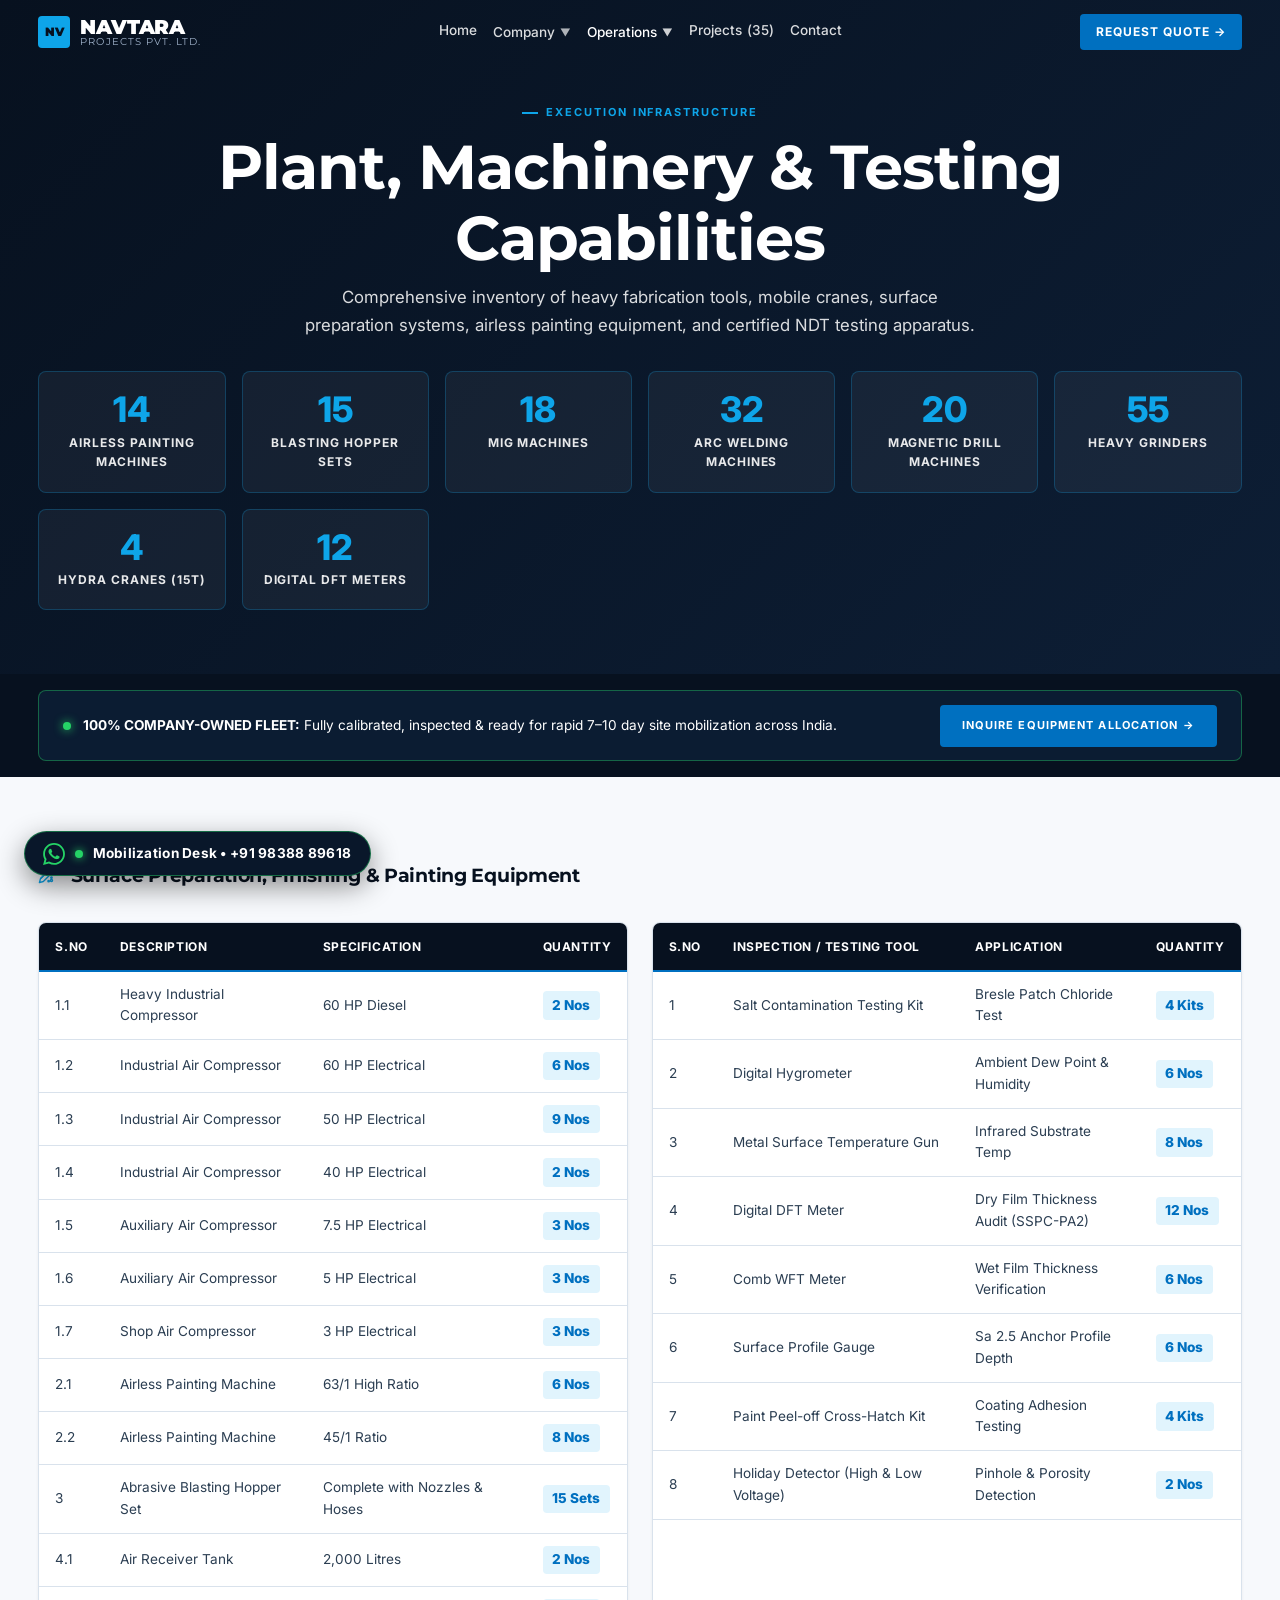
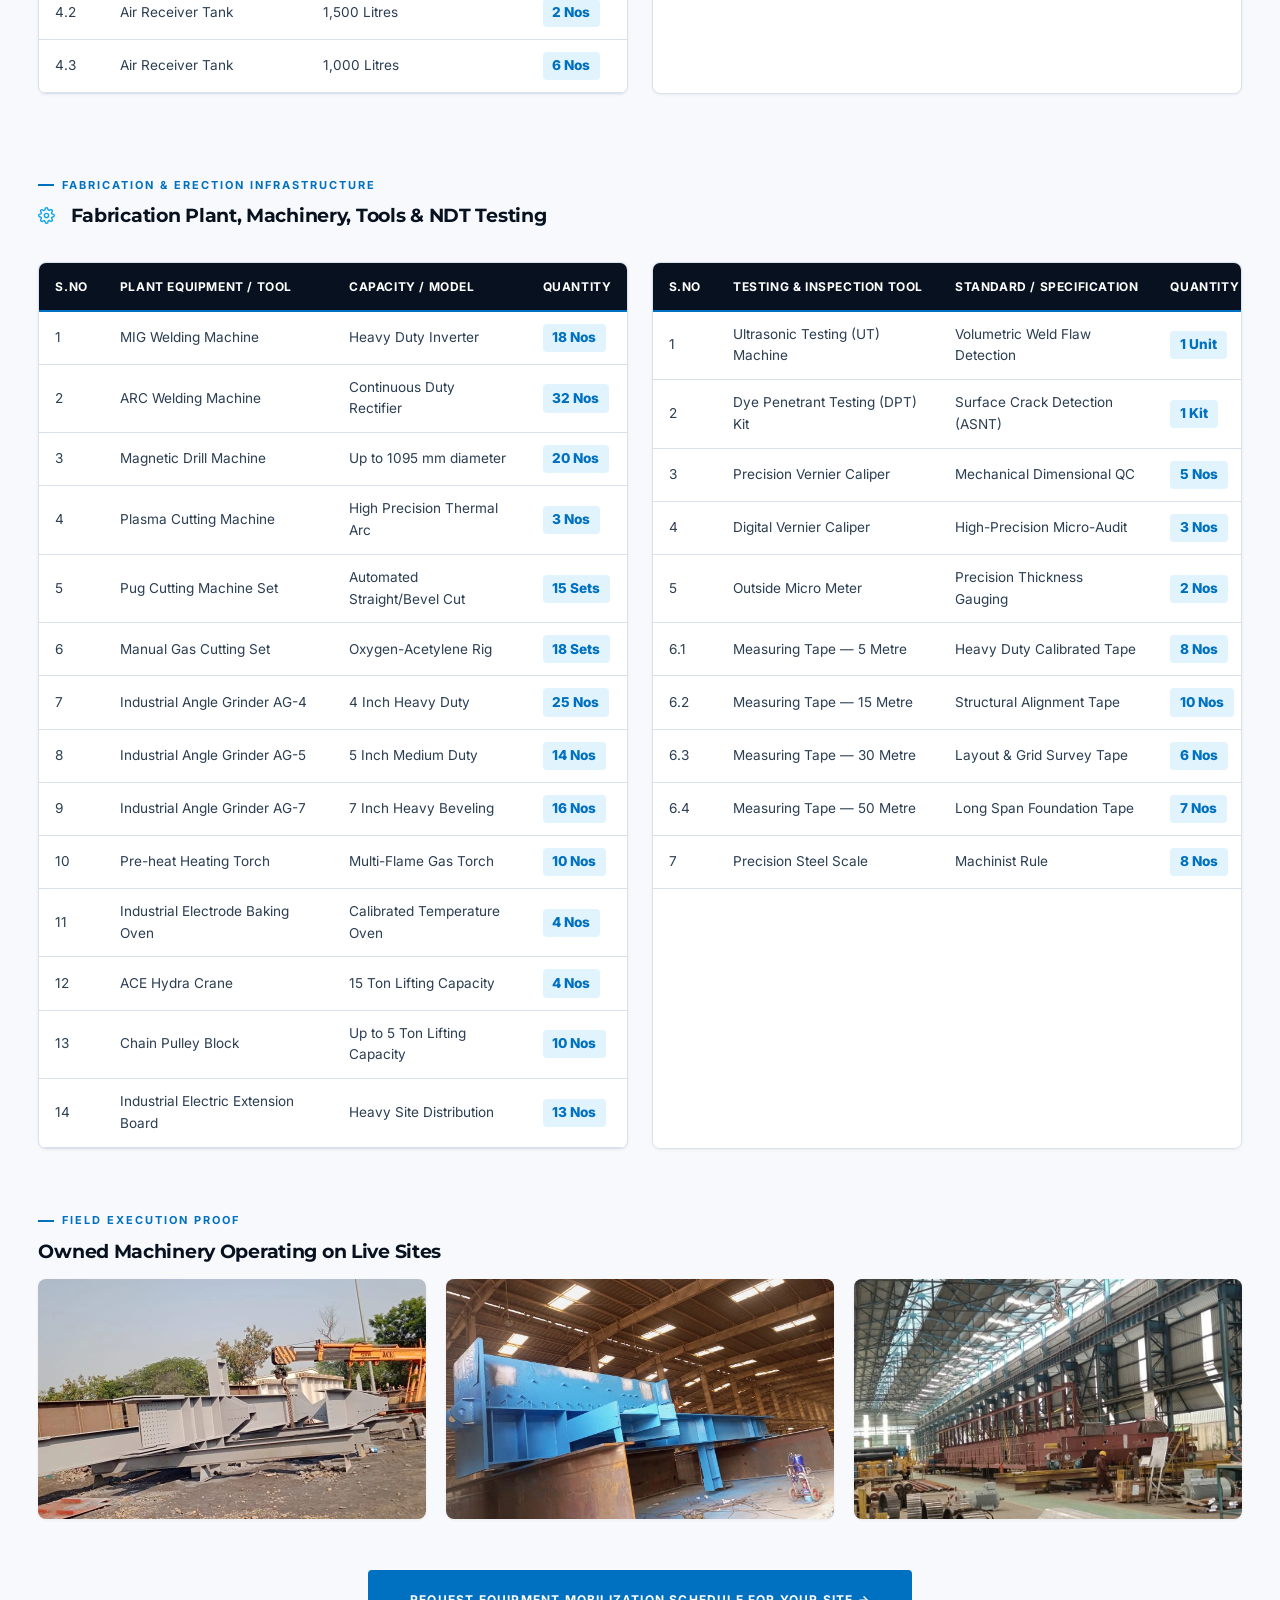
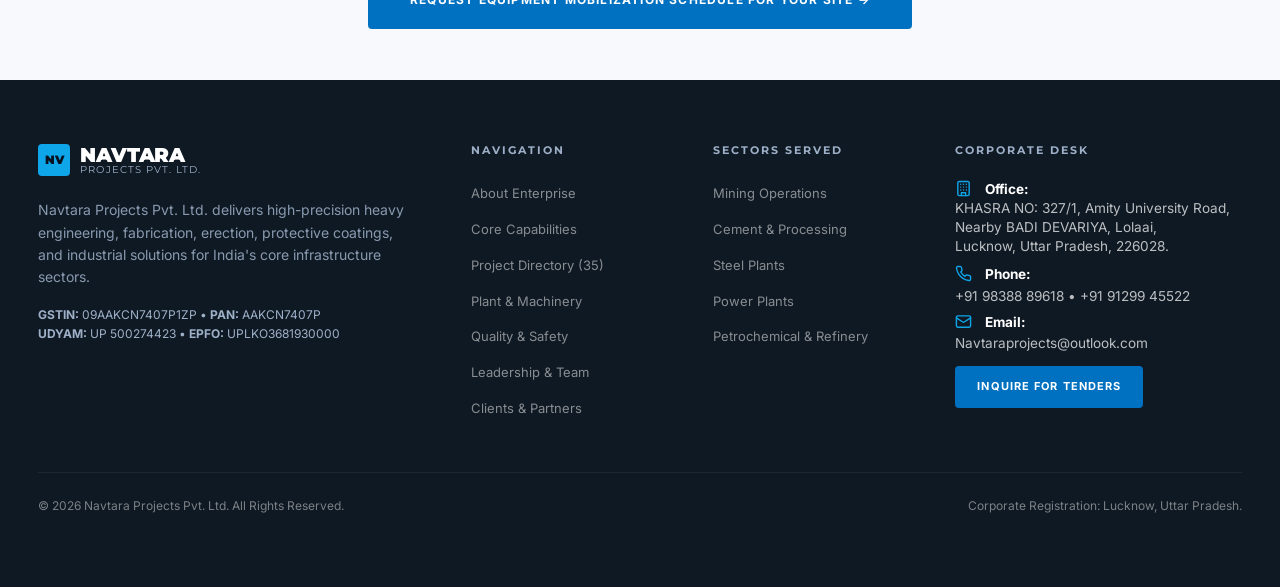
<file: machinery.html>
<!DOCTYPE html>
<html lang="en">
<head>
    <meta charset="UTF-8">
    <meta name="viewport" content="width=device-width, initial-scale=1.0">
    <title>Plant, Machinery &amp; Testing Capabilities | Navtara Projects Pvt. Ltd.</title>
    <meta name="description" content="Official machinery, equipment fleet and testing capabilities of Navtara Projects Pvt. Ltd. — 14 Airless Painting Machines, 15 Blasting Hoppers, 18 MIG, 32 ARC, 4 Hydra Cranes, UT & DPT inspection kits.">

    <!-- Open Graph Meta Tags -->
    <meta property="og:title" content="Plant &amp; Machinery Fleet | Navtara Projects">
    <meta property="og:image" content="assets/images/hydra_erection.webp">
    <link rel="icon" type="image/svg+xml" href="assets/favicon.svg">

        <!-- Google Fonts Preconnect & High-Performance Load -->
    <link rel="preconnect" href="https://fonts.googleapis.com">
    <link rel="preconnect" href="https://fonts.gstatic.com" crossorigin>
    <link rel="stylesheet" href="https://fonts.googleapis.com/css2?family=Inter:wght@300;400;500;600;700&family=Montserrat:wght@600;700;800;900&display=swap">

    <!-- CSS Architecture -->
    <link rel="stylesheet" href="css/style.css">
    <link rel="stylesheet" href="css/components.css">
    <link rel="stylesheet" href="css/animations.css">
    <link rel="stylesheet" href="css/fixes.css">

    <style>
        .page-header-v3 {
            padding: calc(var(--nav-height) + var(--s-lg)) 0 var(--s-lg);
            background: linear-gradient(135deg, var(--c-navy) 0%, var(--c-navy-md) 100%);
            color: var(--c-white);
            text-align: center;
        }

        .highlight-stat-grid {
            display: grid;
            grid-template-columns: repeat(auto-fill, minmax(180px, 1fr));
            gap: 1rem;
            margin: var(--s-lg) 0;
        }

        .highlight-stat-card {
            background: rgba(255, 255, 255, 0.05);
            border: 1px solid rgba(14, 165, 233, 0.25);
            border-radius: var(--radius-md);
            padding: 1.25rem 1rem;
            text-align: center;
            color: var(--c-white);
        }

        .highlight-number {
            font-size: 2.2rem;
            font-weight: 800;
            color: var(--c-accent);
            line-height: 1;
            margin-bottom: 0.35rem;
        }

        .highlight-label {
            font-size: 0.75rem;
            font-weight: 700;
            letter-spacing: 0.08em;
            text-transform: uppercase;
            opacity: 0.9;
        }

        .machinery-table-wrapper {
            background: var(--c-white);
            border-radius: var(--radius-lg);
            border: 1px solid var(--c-grey-100);
            box-shadow: var(--shadow-sm);
            overflow-x: auto;
            margin-bottom: var(--s-xl);
        }

        .machinery-table {
            width: 100%;
            border-collapse: collapse;
            font-size: 0.85rem;
            text-align: left;
        }

        .machinery-table th {
            background: var(--c-navy);
            color: var(--c-white);
            padding: 0.85rem 1rem;
            font-weight: 700;
            letter-spacing: 0.05em;
            text-transform: uppercase;
            font-size: 0.75rem;
            border-bottom: 2px solid var(--c-accent-d);
            white-space: nowrap;
        }

        .machinery-table td {
            padding: 0.75rem 1rem;
            border-bottom: 1px solid var(--c-grey-100);
            color: var(--c-grey-700);
        }

        .machinery-table tr:hover {
            background: var(--c-off-white);
        }

        .badge-qty {
            background: rgba(14, 165, 233, 0.12);
            color: var(--c-accent-d);
            font-weight: 800;
            padding: 0.2rem 0.6rem;
            border-radius: 4px;
            display: inline-block;
        }
    </style>
</head>
<body>

    <!-- ✦ Navigation Bar ✦ -->
    <nav class="navbar scrolled" role="navigation">
        <div class="nav-container">
            <a href="index.html" class="logo">
                <span class="logo-mark">NV</span>
                <div>
                    <span class="logo-text">NAVTARA</span>
                    <span class="logo-sub">PROJECTS PVT. LTD.</span>
                </div>
            </a>
            <div class="nav-links" id="main-nav">
                <a href="index.html">Home</a>

                <div class="nav-dropdown">
                    <button class="nav-dropdown-trigger" aria-haspopup="true" aria-expanded="false">
                        Company <span class="nav-dropdown-arrow">▼</span>
                    </button>
                    <div class="nav-dropdown-menu">
                        <a href="about.html">About Overview</a>
                        <a href="leadership.html">Board of Directors</a>
                        <a href="quality.html">Quality &amp; Safety Policy</a>
                    </div>
                </div>

                <div class="nav-dropdown active">
                    <button class="nav-dropdown-trigger active" aria-haspopup="true" aria-expanded="false">
                        Operations <span class="nav-dropdown-arrow">▼</span>
                    </button>
                    <div class="nav-dropdown-menu">
                        <a href="capabilities.html">Capabilities &amp; Sectors</a>
                        <a href="machinery.html" class="active">Plant &amp; Machinery</a>
                        <a href="clients.html">Client Marquee</a>
                    </div>
                </div>

                <a href="projects.html">Projects (35)</a>
                <a href="contact.html">Contact</a>
            </div>
            <a href="contact.html" class="nav-cta">Request Quote →</a>
            <button class="menu-toggle" id="menu-toggle" aria-label="Toggle navigation menu">☰</button>
        </div>
    </nav>

    <!-- ✦ Page Header ✦ -->
    <header class="page-header-v3">
        <div class="container reveal">
            <div class="section-label section-label--light">Execution Infrastructure</div>
            <h1 class="heading-xl text-light" style="margin-bottom: var(--s-xs);">Plant, Machinery &amp; Testing Capabilities</h1>
            <p class="body-lg text-light" style="max-width: 680px; margin: 0 auto; opacity: 0.85;">
                Comprehensive inventory of heavy fabrication tools, mobile cranes, surface preparation systems, airless painting equipment, and certified NDT testing apparatus.
            </p>

            <!-- Key Fleet Highlights (From Page 9 of PDF) -->
            <div class="highlight-stat-grid">
                <div class="highlight-stat-card">
                    <div class="highlight-number">14</div>
                    <div class="highlight-label">Airless Painting Machines</div>
                </div>
                <div class="highlight-stat-card">
                    <div class="highlight-number">15</div>
                    <div class="highlight-label">Blasting Hopper Sets</div>
                </div>
                <div class="highlight-stat-card">
                    <div class="highlight-number">18</div>
                    <div class="highlight-label">MIG Machines</div>
                </div>
                <div class="highlight-stat-card">
                    <div class="highlight-number">32</div>
                    <div class="highlight-label">ARC Welding Machines</div>
                </div>
                <div class="highlight-stat-card">
                    <div class="highlight-number">20</div>
                    <div class="highlight-label">Magnetic Drill Machines</div>
                </div>
                <div class="highlight-stat-card">
                    <div class="highlight-number">55</div>
                    <div class="highlight-label">Heavy Grinders</div>
                </div>
                <div class="highlight-stat-card">
                    <div class="highlight-number">4</div>
                    <div class="highlight-label">Hydra Cranes (15T)</div>
                </div>
                <div class="highlight-stat-card">
                    <div class="highlight-number">12</div>
                    <div class="highlight-label">Digital DFT Meters</div>
                </div>
            </div>
        </div>
    </header>

    <!-- ✦ Live Fleet Readiness Banner ✦ -->
    <section class="section--xs bg-navy" style="padding: 1rem 0;">
        <div class="container">
            <div class="fleet-readiness-banner reveal" style="margin: 0;">
                <div class="fleet-readiness-left">
                    <span class="hero-status-dot"></span>
                    <span><strong>100% COMPANY-OWNED FLEET:</strong> Fully calibrated, inspected &amp; ready for rapid 7–10 day site mobilization across India.</span>
                </div>
                <div>
                    <a href="contact.html" class="btn btn-primary btn--sm" style="white-space: nowrap;">Inquire Equipment Allocation →</a>
                </div>
            </div>
        </div>
    </section>

    <!-- ✦ Detailed Machinery Inventory (Page 9 of PDF) ✦ -->
    <section class="section bg-off-white">
        <div class="container">

            <!-- Section 1: Surface Preparation & Painting Fleet -->
            <div class="reveal" style="margin-bottom: var(--s-xl);">
                <div class="section-label">Surface Protection Fleet</div>
                <h2 class="heading-md" style="margin-bottom: 0.75rem; display: flex; align-items: center; gap: 0.5rem;">
                    <span class="icon-inline"><svg viewBox="0 0 24 24"><path d="m14 4 6 6"></path><path d="m4 16 8-8"></path><path d="M2 22l5.5-1.5L21.3 6.7a2.1 2.1 0 0 0 0-3l-1-1a2.1 2.1 0 0 0-3 0L3.5 16.5 2 22z"></path><circle cx="19" cy="19" r="1.5"></circle><circle cx="15" cy="20" r="1"></circle><circle cx="19" cy="15" r="1"></circle></svg></span> Surface Preparation, Finishing &amp; Painting Equipment
                </h2>
                <div class="grid-2" style="gap: var(--s-md);">

                    <!-- Table 1A: Painting Machinery -->
                    <div class="table-responsive-wrapper">
                        <div class="table-scroll-hint">⇄ Swipe horizontally to inspect fleet specifications</div>
                        <table class="machinery-table">
                            <thead>
                                <tr>
                                    <th>S.No</th>
                                    <th>Description</th>
                                    <th>Specification</th>
                                    <th>Quantity</th>
                                </tr>
                            </thead>
                            <tbody>
                                <tr><td>1.1</td><td>Heavy Industrial Compressor</td><td>60 HP Diesel</td><td><span class="badge-qty">2 Nos</span></td></tr>
                                <tr><td>1.2</td><td>Industrial Air Compressor</td><td>60 HP Electrical</td><td><span class="badge-qty">6 Nos</span></td></tr>
                                <tr><td>1.3</td><td>Industrial Air Compressor</td><td>50 HP Electrical</td><td><span class="badge-qty">9 Nos</span></td></tr>
                                <tr><td>1.4</td><td>Industrial Air Compressor</td><td>40 HP Electrical</td><td><span class="badge-qty">2 Nos</span></td></tr>
                                <tr><td>1.5</td><td>Auxiliary Air Compressor</td><td>7.5 HP Electrical</td><td><span class="badge-qty">3 Nos</span></td></tr>
                                <tr><td>1.6</td><td>Auxiliary Air Compressor</td><td>5 HP Electrical</td><td><span class="badge-qty">3 Nos</span></td></tr>
                                <tr><td>1.7</td><td>Shop Air Compressor</td><td>3 HP Electrical</td><td><span class="badge-qty">3 Nos</span></td></tr>
                                <tr><td>2.1</td><td>Airless Painting Machine</td><td>63/1 High Ratio</td><td><span class="badge-qty">6 Nos</span></td></tr>
                                <tr><td>2.2</td><td>Airless Painting Machine</td><td>45/1 Ratio</td><td><span class="badge-qty">8 Nos</span></td></tr>
                                <tr><td>3</td><td>Abrasive Blasting Hopper Set</td><td>Complete with Nozzles &amp; Hoses</td><td><span class="badge-qty">15 Sets</span></td></tr>
                                <tr><td>4.1</td><td>Air Receiver Tank</td><td>2,000 Litres</td><td><span class="badge-qty">2 Nos</span></td></tr>
                                <tr><td>4.2</td><td>Air Receiver Tank</td><td>1,500 Litres</td><td><span class="badge-qty">2 Nos</span></td></tr>
                                <tr><td>4.3</td><td>Air Receiver Tank</td><td>1,000 Litres</td><td><span class="badge-qty">6 Nos</span></td></tr>
                            </tbody>
                        </table>
                    </div>

                    <!-- Table 1B: Coating Testing & Inspection -->
                    <div class="table-responsive-wrapper">
                        <div class="table-scroll-hint">⇄ Swipe horizontally to inspect fleet specifications</div>
                        <table class="machinery-table">
                            <thead>
                                <tr>
                                    <th>S.No</th>
                                    <th>Inspection / Testing Tool</th>
                                    <th>Application</th>
                                    <th>Quantity</th>
                                </tr>
                            </thead>
                            <tbody>
                                <tr><td>1</td><td>Salt Contamination Testing Kit</td><td>Bresle Patch Chloride Test</td><td><span class="badge-qty">4 Kits</span></td></tr>
                                <tr><td>2</td><td>Digital Hygrometer</td><td>Ambient Dew Point &amp; Humidity</td><td><span class="badge-qty">6 Nos</span></td></tr>
                                <tr><td>3</td><td>Metal Surface Temperature Gun</td><td>Infrared Substrate Temp</td><td><span class="badge-qty">8 Nos</span></td></tr>
                                <tr><td>4</td><td>Digital DFT Meter</td><td>Dry Film Thickness Audit (SSPC-PA2)</td><td><span class="badge-qty">12 Nos</span></td></tr>
                                <tr><td>5</td><td>Comb WFT Meter</td><td>Wet Film Thickness Verification</td><td><span class="badge-qty">6 Nos</span></td></tr>
                                <tr><td>6</td><td>Surface Profile Gauge</td><td>Sa 2.5 Anchor Profile Depth</td><td><span class="badge-qty">6 Nos</span></td></tr>
                                <tr><td>7</td><td>Paint Peel-off Cross-Hatch Kit</td><td>Coating Adhesion Testing</td><td><span class="badge-qty">4 Kits</span></td></tr>
                                <tr><td>8</td><td>Holiday Detector (High &amp; Low Voltage)</td><td>Pinhole &amp; Porosity Detection</td><td><span class="badge-qty">2 Nos</span></td></tr>
                            </tbody>
                        </table>
                    </div>

                </div>
            </div>

            <!-- Section 2: Fabrication & Heavy Erection Equipment -->
            <div class="reveal">
                <div class="section-label">Fabrication &amp; Erection Infrastructure</div>
                <h2 class="heading-md" style="margin-bottom: 0.75rem; display: flex; align-items: center; gap: 0.5rem;">
                    <span class="icon-inline"><svg viewBox="0 0 24 24"><circle cx="12" cy="12" r="3"></circle><path d="M19.4 15a1.65 1.65 0 0 0 .33 1.82l.06.06a2 2 0 0 1 0 2.83 2 2 0 0 1-2.83 0l-.06-.06a1.65 1.65 0 0 0-1.82-.33 1.65 1.65 0 0 0-1 1.51V21a2 2 0 0 1-2 2 2 2 0 0 1-2-2v-.09A1.65 1.65 0 0 0 9 19.4a1.65 1.65 0 0 0-1.82.33l-.06.06a2 2 0 0 1-2.83 0 2 2 0 0 1 0-2.83l.06-.06a1.65 1.65 0 0 0 .33-1.82 1.65 1.65 0 0 0-1.51-1H3a2 2 0 0 1-2-2 2 2 0 0 1 2-2h.09A1.65 1.65 0 0 0 4.6 9a1.65 1.65 0 0 0-.33-1.82l-.06-.06a2 2 0 0 1 0-2.83 2 2 0 0 1 2.83 0l.06.06a1.65 1.65 0 0 0 1.82.33H9a1.65 1.65 0 0 0 1-1.51V3a2 2 0 0 1 2-2 2 2 0 0 1 2 2v.09a1.65 1.65 0 0 0 1 1.51 1.65 1.65 0 0 0 1.82-.33l.06-.06a2 2 0 0 1 2.83 0 2 2 0 0 1 0 2.83l-.06.06a1.65 1.65 0 0 0-.33 1.82V9a1.65 1.65 0 0 0 1.51 1H21a2 2 0 0 1 2 2 2 2 0 0 1-2 2h-.09a1.65 1.65 0 0 0-1.51 1z"></path></svg></span> Fabrication Plant, Machinery, Tools &amp; NDT Testing
                </h2>
                <div class="grid-2" style="gap: var(--s-md);">

                    <!-- Table 2A: Fabrication Tools -->
                    <div class="table-responsive-wrapper">
                        <div class="table-scroll-hint">⇄ Swipe horizontally to inspect fleet specifications</div>
                        <table class="machinery-table">
                            <thead>
                                <tr>
                                    <th>S.No</th>
                                    <th>Plant Equipment / Tool</th>
                                    <th>Capacity / Model</th>
                                    <th>Quantity</th>
                                </tr>
                            </thead>
                            <tbody>
                                <tr><td>1</td><td>MIG Welding Machine</td><td>Heavy Duty Inverter</td><td><span class="badge-qty">18 Nos</span></td></tr>
                                <tr><td>2</td><td>ARC Welding Machine</td><td>Continuous Duty Rectifier</td><td><span class="badge-qty">32 Nos</span></td></tr>
                                <tr><td>3</td><td>Magnetic Drill Machine</td><td>Up to 1095 mm diameter</td><td><span class="badge-qty">20 Nos</span></td></tr>
                                <tr><td>4</td><td>Plasma Cutting Machine</td><td>High Precision Thermal Arc</td><td><span class="badge-qty">3 Nos</span></td></tr>
                                <tr><td>5</td><td>Pug Cutting Machine Set</td><td>Automated Straight/Bevel Cut</td><td><span class="badge-qty">15 Sets</span></td></tr>
                                <tr><td>6</td><td>Manual Gas Cutting Set</td><td>Oxygen-Acetylene Rig</td><td><span class="badge-qty">18 Sets</span></td></tr>
                                <tr><td>7</td><td>Industrial Angle Grinder AG-4</td><td>4 Inch Heavy Duty</td><td><span class="badge-qty">25 Nos</span></td></tr>
                                <tr><td>8</td><td>Industrial Angle Grinder AG-5</td><td>5 Inch Medium Duty</td><td><span class="badge-qty">14 Nos</span></td></tr>
                                <tr><td>9</td><td>Industrial Angle Grinder AG-7</td><td>7 Inch Heavy Beveling</td><td><span class="badge-qty">16 Nos</span></td></tr>
                                <tr><td>10</td><td>Pre-heat Heating Torch</td><td>Multi-Flame Gas Torch</td><td><span class="badge-qty">10 Nos</span></td></tr>
                                <tr><td>11</td><td>Industrial Electrode Baking Oven</td><td>Calibrated Temperature Oven</td><td><span class="badge-qty">4 Nos</span></td></tr>
                                <tr><td>12</td><td>ACE Hydra Crane</td><td>15 Ton Lifting Capacity</td><td><span class="badge-qty">4 Nos</span></td></tr>
                                <tr><td>13</td><td>Chain Pulley Block</td><td>Up to 5 Ton Lifting Capacity</td><td><span class="badge-qty">10 Nos</span></td></tr>
                                <tr><td>14</td><td>Industrial Electric Extension Board</td><td>Heavy Site Distribution</td><td><span class="badge-qty">13 Nos</span></td></tr>
                            </tbody>
                        </table>
                    </div>

                    <!-- Table 2B: Quality & NDT Testing Apparatus -->
                    <div class="table-responsive-wrapper">
                        <div class="table-scroll-hint">⇄ Swipe horizontally to inspect fleet specifications</div>
                        <table class="machinery-table">
                            <thead>
                                <tr>
                                    <th>S.No</th>
                                    <th>Testing &amp; Inspection Tool</th>
                                    <th>Standard / Specification</th>
                                    <th>Quantity</th>
                                </tr>
                            </thead>
                            <tbody>
                                <tr><td>1</td><td>Ultrasonic Testing (UT) Machine</td><td>Volumetric Weld Flaw Detection</td><td><span class="badge-qty">1 Unit</span></td></tr>
                                <tr><td>2</td><td>Dye Penetrant Testing (DPT) Kit</td><td>Surface Crack Detection (ASNT)</td><td><span class="badge-qty">1 Kit</span></td></tr>
                                <tr><td>3</td><td>Precision Vernier Caliper</td><td>Mechanical Dimensional QC</td><td><span class="badge-qty">5 Nos</span></td></tr>
                                <tr><td>4</td><td>Digital Vernier Caliper</td><td>High-Precision Micro-Audit</td><td><span class="badge-qty">3 Nos</span></td></tr>
                                <tr><td>5</td><td>Outside Micro Meter</td><td>Precision Thickness Gauging</td><td><span class="badge-qty">2 Nos</span></td></tr>
                                <tr><td>6.1</td><td>Measuring Tape &mdash; 5 Metre</td><td>Heavy Duty Calibrated Tape</td><td><span class="badge-qty">8 Nos</span></td></tr>
                                <tr><td>6.2</td><td>Measuring Tape &mdash; 15 Metre</td><td>Structural Alignment Tape</td><td><span class="badge-qty">10 Nos</span></td></tr>
                                <tr><td>6.3</td><td>Measuring Tape &mdash; 30 Metre</td><td>Layout &amp; Grid Survey Tape</td><td><span class="badge-qty">6 Nos</span></td></tr>
                                <tr><td>6.4</td><td>Measuring Tape &mdash; 50 Metre</td><td>Long Span Foundation Tape</td><td><span class="badge-qty">7 Nos</span></td></tr>
                                <tr><td>7</td><td>Precision Steel Scale</td><td>Machinist Rule</td><td><span class="badge-qty">8 Nos</span></td></tr>
                            </tbody>
                        </table>
                    </div>

                </div>
            </div>

            <!-- Field Photo Showcase -->
            <div class="reveal" style="margin-top: var(--s-lg);">
                <div class="section-label">Field Execution Proof</div>
                <h3 class="heading-md" style="margin-bottom: 1rem;">Owned Machinery Operating on Live Sites</h3>
                <div class="grid-3" style="gap: 1.25rem;">
                    <div style="border-radius: var(--radius-md); overflow: hidden; height: 240px; box-shadow: var(--shadow-sm);">
                        <img src="assets/images/hydra_erection.webp" alt="15 Ton Hydra Crane Erection" style="width: 100%; height: 100%; object-fit: cover;">
                    </div>
                    <div style="border-radius: var(--radius-md); overflow: hidden; height: 240px; box-shadow: var(--shadow-sm);">
                        <img src="assets/images/heavy_girder.webp" alt="Airless Paint Spray Rig on Heavy Girder" style="width: 100%; height: 100%; object-fit: cover;">
                    </div>
                    <div style="border-radius: var(--radius-md); overflow: hidden; height: 240px; box-shadow: var(--shadow-sm);">
                        <img src="assets/images/fabrication_bay.webp" alt="Heavy Fabrication Bay in Raipur" style="width: 100%; height: 100%; object-fit: cover;">
                    </div>
                </div>
            </div>

            <div class="text-center" style="margin-top: var(--s-xl);">
                <a href="contact.html" class="btn btn-primary btn--lg">Request Equipment Mobilization Schedule for Your Site →</a>
            </div>

        </div>
    </section>

    <!-- ✦ Footer ✦ -->
    <footer class="footer bg-charcoal text-light" role="contentinfo">
        <div class="container">
            <div class="footer-grid">
                <div class="footer-col">
                    <a href="index.html" class="logo" aria-label="Navtara Projects Home">
                        <span class="logo-mark">NV</span>
                        <div>
                            <span class="logo-text">NAVTARA</span>
                            <span class="logo-sub">PROJECTS PVT. LTD.</span>
                        </div>
                    </a>
                    <p style="margin-top: var(--s-md); font-size: 0.875rem; line-height: 1.6; opacity: 0.85;">
                        Navtara Projects Pvt. Ltd. delivers high-precision heavy engineering, fabrication, erection, protective coatings, and industrial solutions for India's core infrastructure sectors.
                    </p>
                    <div style="margin-top: 1rem; font-size: 0.75rem; color: var(--c-grey-300); line-height: 1.6;">
                        <strong>GSTIN:</strong> 09AAKCN7407P1ZP &bull; <strong>PAN:</strong> AAKCN7407P<br>
                        <strong>UDYAM:</strong> UP 500274423 &bull; <strong>EPFO:</strong> UPLKO3681930000
                    </div>
                </div>

                <div class="footer-col">
                    <h5>Navigation</h5>
                    <ul>
                        <li><a href="about.html">About Enterprise</a></li>
                        <li><a href="capabilities.html">Core Capabilities</a></li>
                        <li><a href="projects.html">Project Directory (35)</a></li>
                        <li><a href="machinery.html">Plant &amp; Machinery</a></li>
                        <li><a href="quality.html">Quality &amp; Safety</a></li>
                        <li><a href="leadership.html">Leadership &amp; Team</a></li>
                        <li><a href="clients.html">Clients &amp; Partners</a></li>
                    </ul>
                </div>

                <div class="footer-col">
                    <h5>Sectors Served</h5>
                    <ul>
                        <li><a href="capabilities.html">Mining Operations</a></li>
                        <li><a href="capabilities.html">Cement &amp; Processing</a></li>
                        <li><a href="capabilities.html">Steel Plants</a></li>
                        <li><a href="capabilities.html">Power Plants</a></li>
                        <li><a href="capabilities.html">Petrochemical &amp; Refinery</a></li>
                    </ul>
                </div>

                <div class="footer-col footer-contact">
                    <h5>Corporate Desk</h5>
                    <p style="font-size: 0.85rem; line-height: 1.4; margin-bottom: 0.5rem;">
                        <span class="icon-inline"><svg viewBox="0 0 24 24"><rect width="16" height="20" x="4" y="2" rx="2" ry="2"></rect><path d="M9 22v-4h6v4"></path><path d="M8 6h.01"></path><path d="M16 6h.01"></path><path d="M12 6h.01"></path><path d="M12 10h.01"></path><path d="M12 14h.01"></path><path d="M16 10h.01"></path><path d="M16 14h.01"></path><path d="M8 10h.01"></path><path d="M8 14h.01"></path></svg></span><strong>Office:</strong><br>
                        KHASRA NO: 327/1, Amity University Road,<br>
                        Nearby BADI DEVARIYA, Lolaai,<br>
                        Lucknow, Uttar Pradesh, 226028.
                    </p>
                    <p style="font-size: 0.85rem; margin-bottom: 0.35rem;">
                        <span class="icon-inline"><svg viewBox="0 0 24 24"><path d="M22 16.92v3a2 2 0 0 1-2.18 2 19.79 19.79 0 0 1-8.63-3.07 19.5 19.5 0 0 1-6-6 19.79 19.79 0 0 1-3.07-8.67A2 2 0 0 1 4.11 2h3a2 2 0 0 1 2 1.72 12.84 12.84 0 0 0 .7 2.81 2 2 0 0 1-.45 2.11L8.09 9.91a16 16 0 0 0 6 6l1.27-1.27a2 2 0 0 1 2.11-.45 12.84 12.84 0 0 0 2.81.7A2 2 0 0 1 22 16.92z"></path></svg></span><strong>Phone:</strong><br>
                        +91 98388 89618 &bull; +91 91299 45522
                    </p>
                    <p style="font-size: 0.85rem; margin-bottom: 0.75rem;">
                        <span class="icon-inline"><svg viewBox="0 0 24 24"><rect width="20" height="16" x="2" y="4" rx="2"></rect><path d="m22 7-8.97 5.7a1.94 1.94 0 0 1-2.06 0L2 7"></path></svg></span><strong>Email:</strong><br>
                        Navtaraprojects@outlook.com
                    </p>
                    <div>
                        <a href="contact.html" class="btn btn-primary btn--sm">Inquire for Tenders</a>
                    </div>
                </div>
            </div>

            <div class="footer-bottom">
                <span>&copy; 2026 Navtara Projects Pvt. Ltd. All Rights Reserved.</span>
                <span>Corporate Registration: Lucknow, Uttar Pradesh.</span>
            </div>
        </div>
    </footer>

    <!-- Scroll to Top Button -->
        <!-- Floating Operations & Mobilization Desk Pill (Bottom-Left) -->
    <a href="https://wa.me/919838889618?text=Hello%20Navtara%20Projects%2C%20we%20would%20like%20to%20inquire%20about%20industrial%20engineering%20mobilization%20and%20tenders." 
       class="floating-ops-desk" 
       target="_blank" 
       rel="noopener" 
       aria-label="Direct WhatsApp Operations &amp; Mobilization Desk">
        <span class="floating-ops-desk-icon">
            <svg viewBox="0 0 24 24"><path d="M.057 24l1.687-6.163c-1.041-1.804-1.588-3.849-1.587-5.946.003-6.556 5.338-11.891 11.893-11.891 3.181.001 6.167 1.24 8.413 3.488 2.245 2.248 3.481 5.236 3.48 8.414-.003 6.557-5.338 11.892-11.893 11.892-1.99-.001-3.951-.5-5.688-1.448l-6.305 1.654zm6.597-3.807c1.676.995 3.276 1.591 5.392 1.592 5.448 0 9.886-4.434 9.889-9.885.002-5.462-4.415-9.89-9.881-9.892-5.452 0-9.887 4.434-9.889 9.884-.001 2.225.651 3.891 1.746 5.634l-.999 3.648 3.742-.981zm11.387-5.464c-.074-.124-.272-.198-.57-.347-.297-.149-1.758-.868-2.031-.967-.272-.099-.47-.149-.669.149-.198.297-.768.967-.941 1.165-.173.198-.347.223-.644.074-.297-.149-1.255-.462-2.39-1.475-.883-.788-1.48-1.761-1.653-2.059-.173-.297-.018-.458.13-.606.134-.133.297-.347.446-.521.151-.172.2-.296.3-.495.099-.198.05-.372-.025-.521-.075-.148-.669-1.611-.916-2.206-.242-.579-.487-.501-.669-.51l-.57-.01c-.198 0-.52.074-.792.372s-1.04 1.016-1.04 2.479 1.065 2.876 1.213 3.074c.149.198 2.095 3.2 5.076 4.487.709.306 1.263.489 1.694.626.712.226 1.36.194 1.872.118.571-.085 1.758-.719 2.006-1.413.248-.695.248-1.29.173-1.414z"/></svg>
        </span>
        <span class="floating-ops-desk-badge"></span>
        <span class="text-label">Mobilization Desk &bull; +91 98388 89618</span>
    </a>

    <button id="scroll-top-btn" aria-label="Scroll to top">↑</button>

    <!-- Scripts -->
    <script src="js/main.js"></script>
    <script src="js/cursor.js"></script>
</body>
</html>
</file>
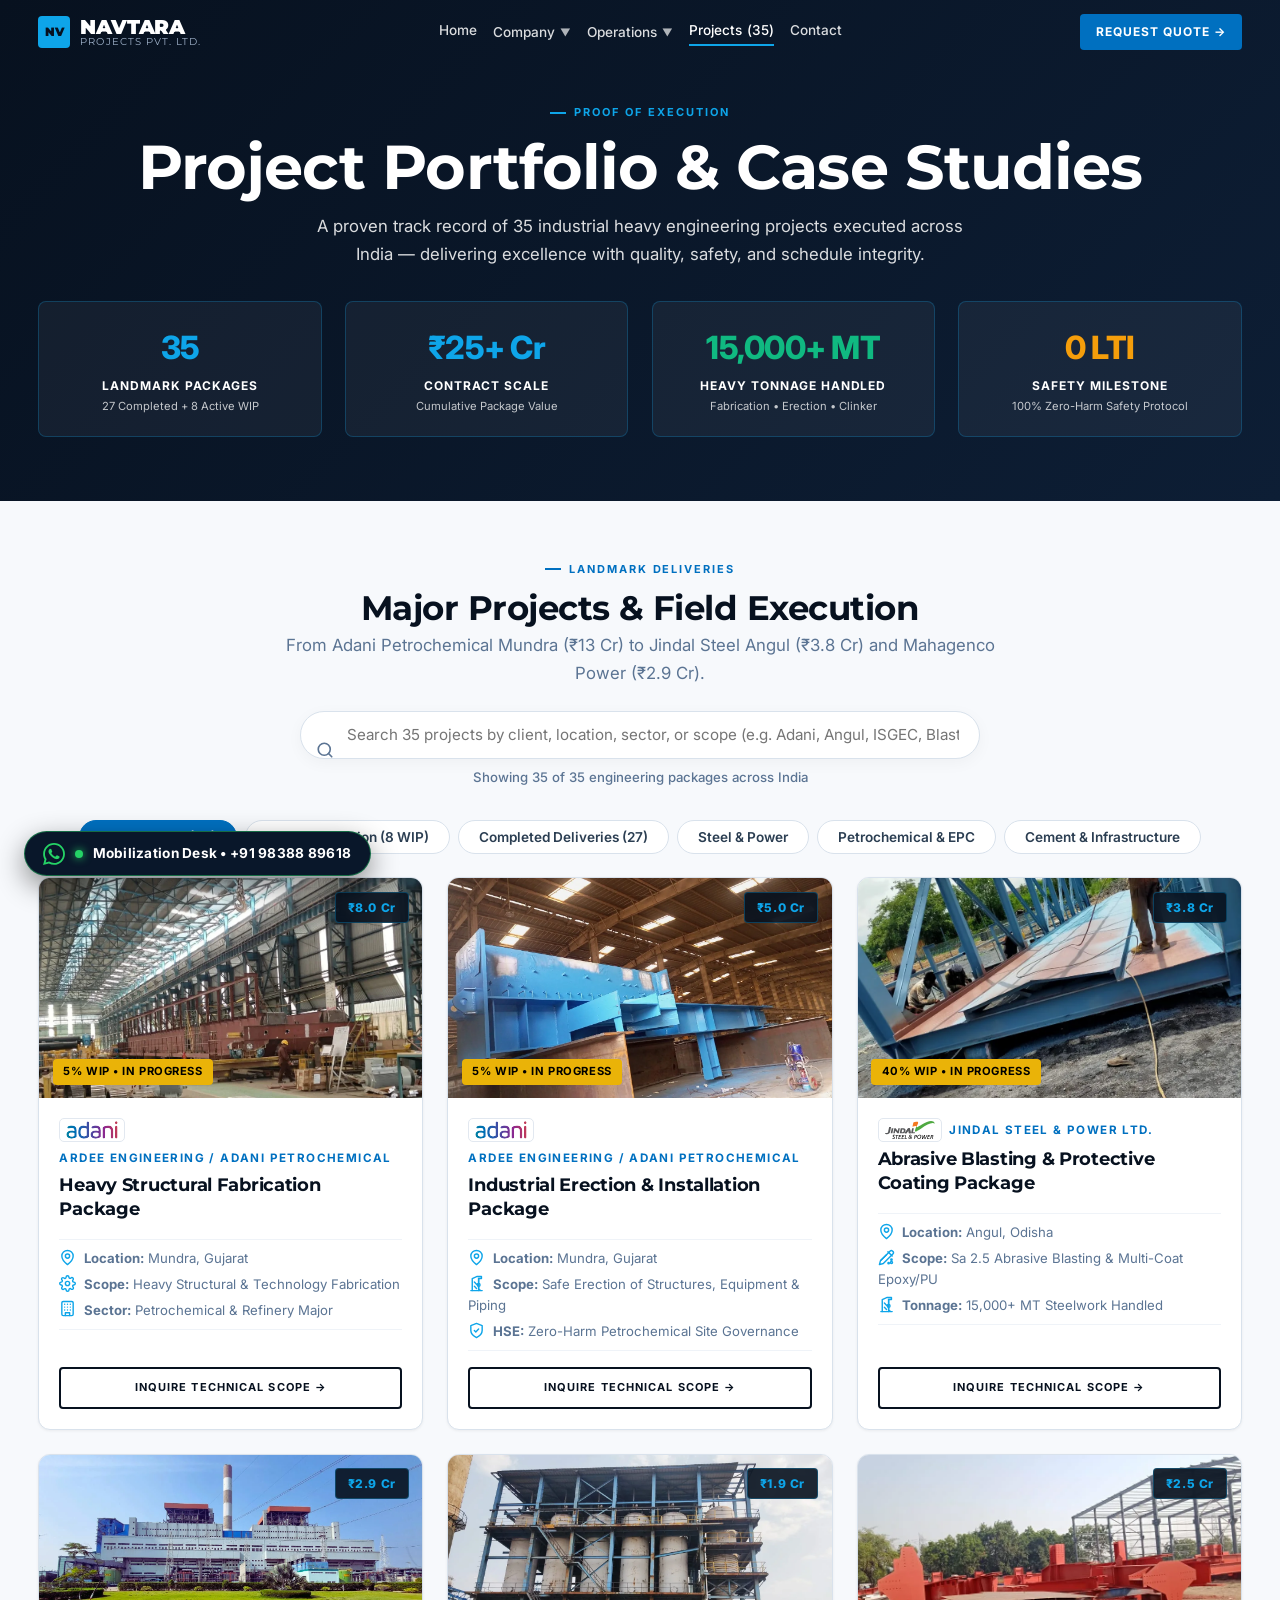
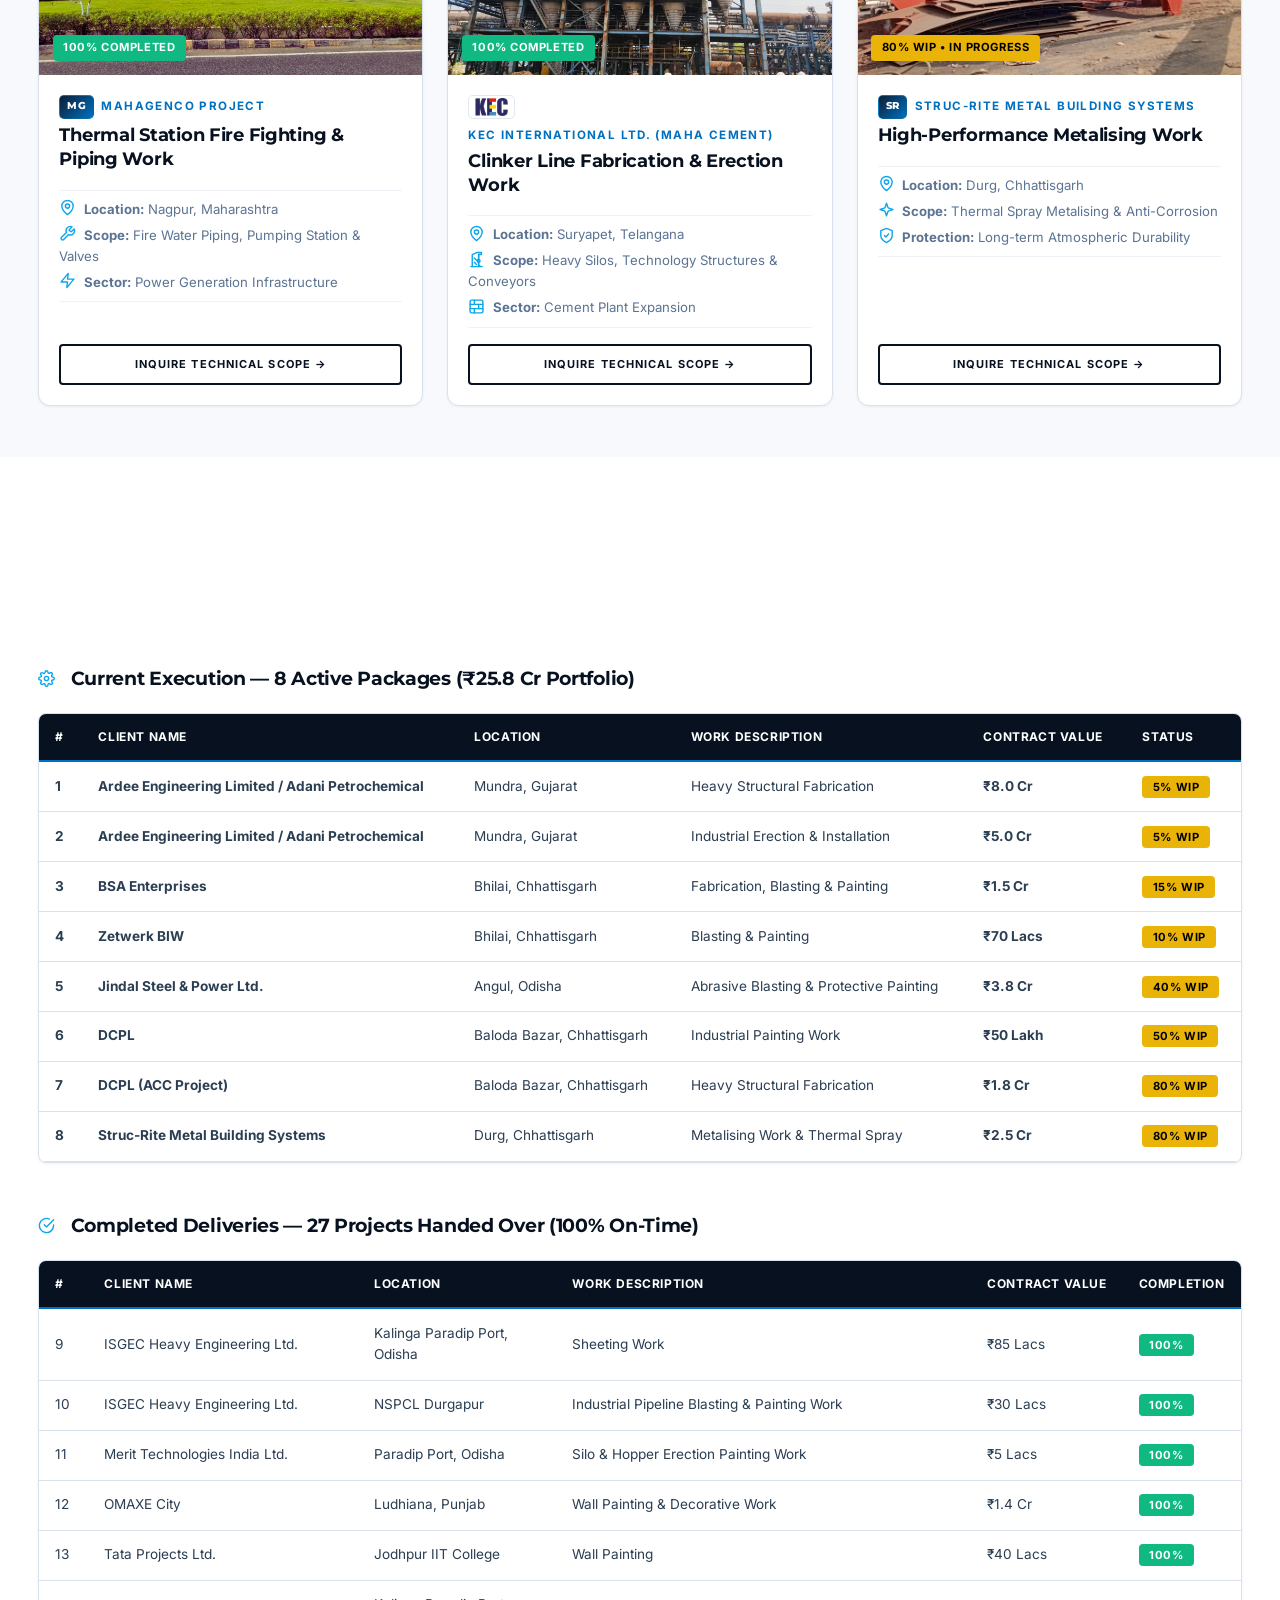
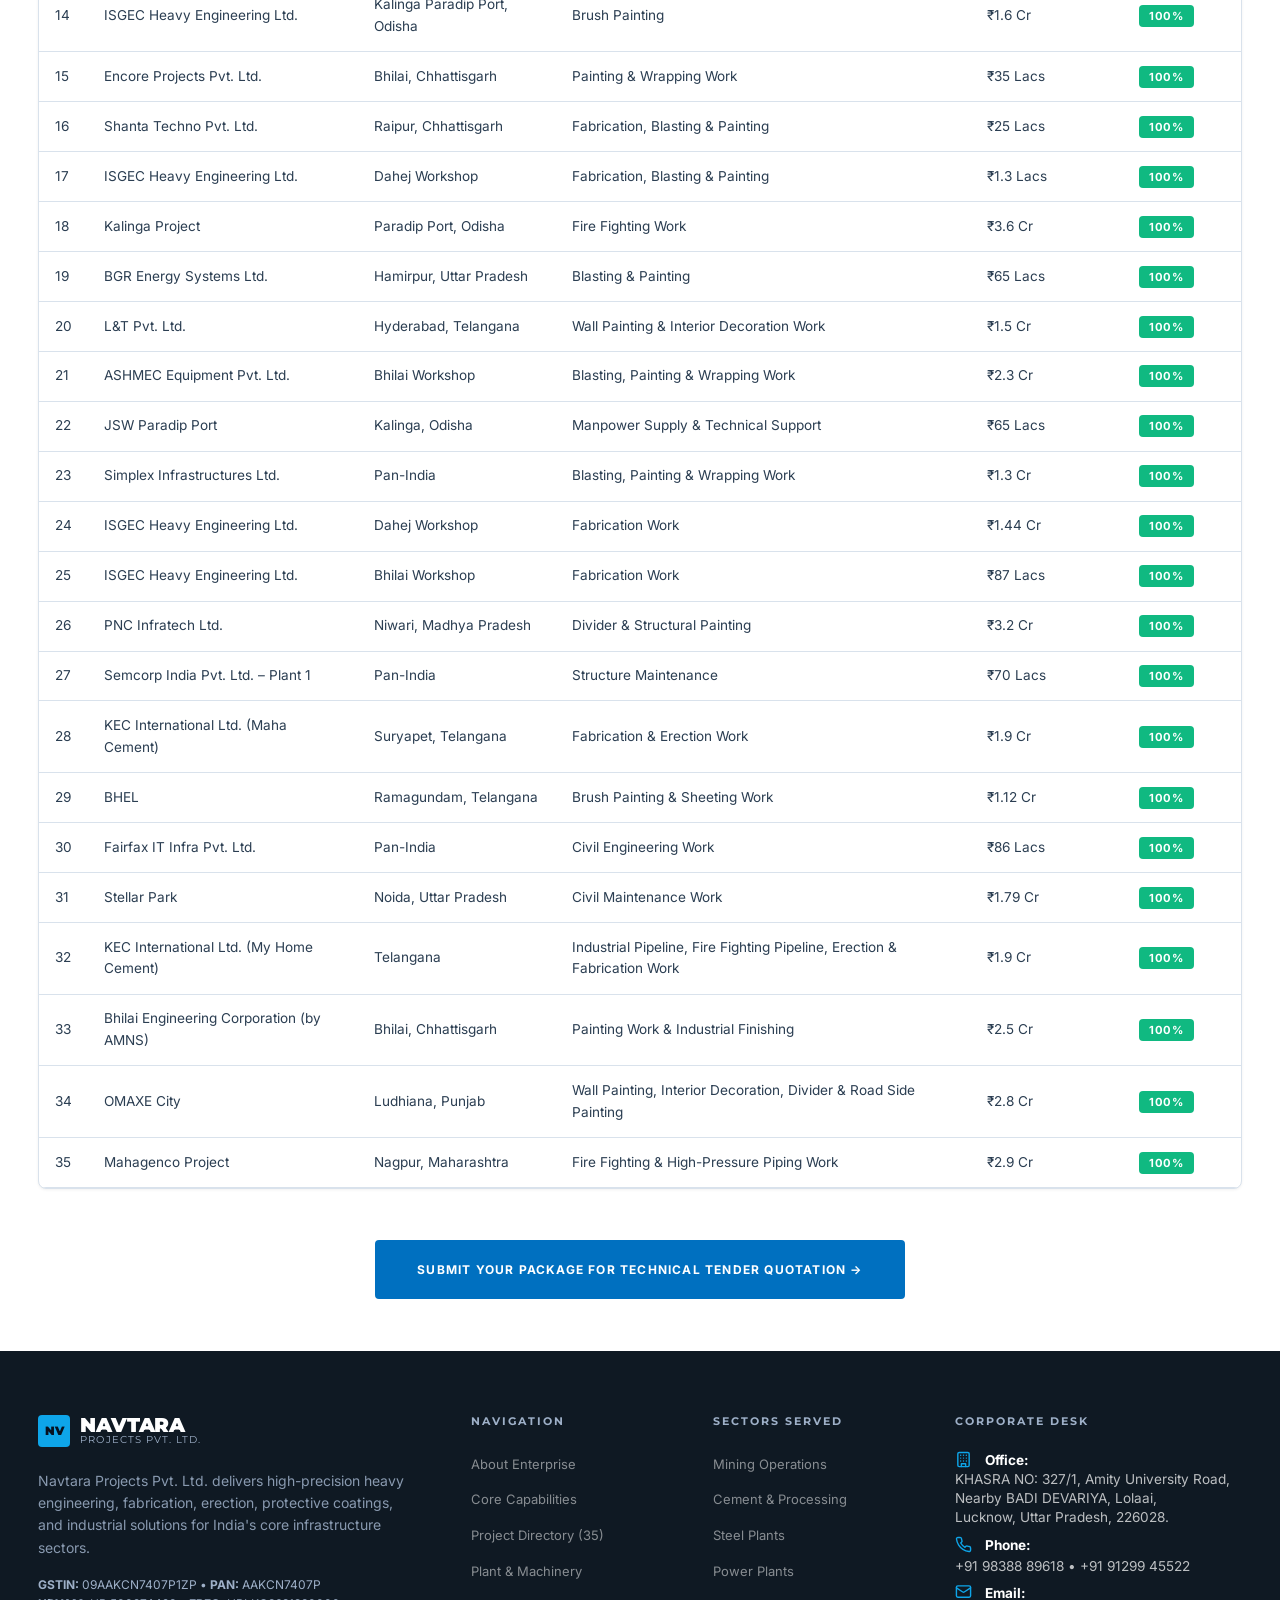
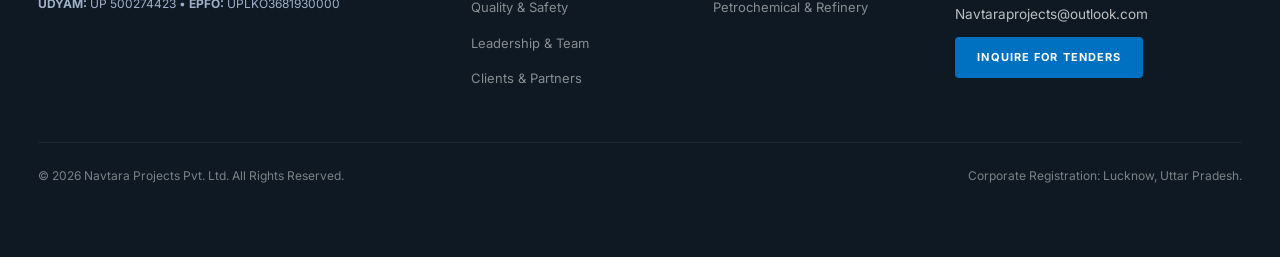
<file: projects.html>
<!DOCTYPE html>
<html lang="en">
<head>
    <meta charset="UTF-8">
    <meta name="viewport" content="width=device-width, initial-scale=1.0">
    <title>Project Portfolio &amp; Case Studies | Navtara Projects Pvt. Ltd.</title>
    <meta name="description" content="Explore Navtara Projects' proven track record of 35 industrial heavy engineering projects across India — 27 completed deliveries and 8 current execution packages including Adani Petrochemical Mundra and JSPL Angul.">

    <!-- Open Graph Meta Tags -->
    <meta property="og:title" content="Project Portfolio | Navtara Projects">
    <meta property="og:image" content="assets/images/fabrication_bay.webp">
    <link rel="icon" type="image/svg+xml" href="assets/favicon.svg">

        <!-- Google Fonts Preconnect & High-Performance Load -->
    <link rel="preconnect" href="https://fonts.googleapis.com">
    <link rel="preconnect" href="https://fonts.gstatic.com" crossorigin>
    <link rel="stylesheet" href="https://fonts.googleapis.com/css2?family=Inter:wght@300;400;500;600;700&family=Montserrat:wght@600;700;800;900&display=swap">

    <!-- CSS Architecture -->
    <link rel="stylesheet" href="css/style.css">
    <link rel="stylesheet" href="css/components.css">
    <link rel="stylesheet" href="css/animations.css">
    <link rel="stylesheet" href="css/fixes.css">

    <style>
        .page-header-v3 {
            padding: calc(var(--nav-height) + var(--s-lg)) 0 var(--s-lg);
            background: linear-gradient(135deg, var(--c-navy) 0%, var(--c-navy-md) 100%);
            color: var(--c-white);
            text-align: center;
        }

        .portfolio-stats-bar {
            display: grid;
            grid-template-columns: repeat(3, 1fr);
            gap: var(--s-md);
            margin: var(--s-lg) 0;
        }

        .portfolio-stat-box {
            background: rgba(255, 255, 255, 0.05);
            border: 1px solid rgba(14, 165, 233, 0.25);
            border-radius: var(--radius-md);
            padding: 1.25rem;
            text-align: center;
            color: var(--c-white);
        }

        .filter-nav {
            display: flex;
            flex-wrap: wrap;
            gap: 0.5rem;
            justify-content: center;
            margin: var(--s-lg) 0 var(--s-md);
        }

        .filter-btn {
            background: var(--c-white);
            border: 1.5px solid var(--c-grey-100);
            padding: 0.5rem 1.25rem;
            border-radius: var(--radius-pill);
            font-size: 0.85rem;
            font-weight: 600;
            color: var(--c-grey-700);
            cursor: pointer;
            transition: all 0.25s ease;
        }

        .filter-btn:hover, .filter-btn.active {
            background: var(--c-accent-d);
            border-color: var(--c-accent-d);
            color: var(--c-white);
        }

        .project-grid-v3 {
            display: grid;
            grid-template-columns: repeat(auto-fill, minmax(340px, 1fr));
            gap: 1.5rem;
            margin-top: 1rem;
        }

        .project-card-v3 {
            background: var(--c-white);
            border-radius: var(--radius-lg);
            border: 1px solid var(--c-grey-100);
            overflow: hidden;
            box-shadow: var(--shadow-sm);
            transition: all 0.35s var(--ease-out);
            display: flex;
            flex-direction: column;
        }

        .project-card-v3:hover {
            transform: translateY(-6px);
            box-shadow: var(--shadow-xl);
            border-color: var(--c-accent-d);
        }

        .project-card-img {
            position: relative;
            height: 220px;
            overflow: hidden;
            background: #07111F;
        }

        .project-card-img img {
            width: 100%;
            height: 100%;
            object-fit: cover;
            transition: transform 0.6s var(--ease-out);
        }

        .project-card-v3:hover .project-card-img img {
            transform: scale(1.06);
        }

        .project-badge-value {
            position: absolute;
            top: 0.85rem;
            right: 0.85rem;
            background: rgba(7, 17, 31, 0.9);
            backdrop-filter: blur(8px);
            color: var(--c-accent);
            padding: 0.3rem 0.75rem;
            border-radius: var(--radius-sm);
            font-size: 0.75rem;
            font-weight: 800;
            letter-spacing: 0.05em;
            border: 1px solid rgba(14, 165, 233, 0.3);
        }

        .project-badge-status {
            position: absolute;
            bottom: 0.85rem;
            left: 0.85rem;
            padding: 0.25rem 0.65rem;
            border-radius: var(--radius-sm);
            font-size: 0.7rem;
            font-weight: 700;
            letter-spacing: 0.05em;
            text-transform: uppercase;
        }

        .status-wip {
            background: #EAB308;
            color: #000;
        }

        .status-completed {
            background: #10B981;
            color: #FFF;
        }

        .project-card-body {
            padding: 1.25rem;
            display: flex;
            flex-direction: column;
            flex-grow: 1;
        }

        .project-client-name {
            font-size: 0.725rem;
            font-weight: 700;
            letter-spacing: 0.12em;
            text-transform: uppercase;
            color: var(--c-accent-d);
            margin-bottom: 0.3rem;
        }

        .project-title {
            font-size: 1.15rem;
            font-weight: 700;
            color: var(--c-navy);
            margin-bottom: 0.65rem;
            line-height: 1.3;
        }

        .project-meta-list {
            margin: 0.5rem 0 1rem;
            padding: 0.5rem 0;
            border-top: 1px solid var(--c-grey-50);
            border-bottom: 1px solid var(--c-grey-50);
            font-size: 0.825rem;
            color: var(--c-grey-500);
            display: flex;
            flex-direction: column;
            gap: 0.3rem;
        }

        /* Portfolio Table Styles */
        .portfolio-table-wrapper {
            background: var(--c-white);
            border-radius: var(--radius-lg);
            border: 1px solid var(--c-grey-100);
            box-shadow: var(--shadow-sm);
            overflow-x: auto;
            margin-top: 1.5rem;
        }

        .portfolio-table {
            width: 100%;
            border-collapse: collapse;
            font-size: 0.85rem;
            text-align: left;
        }

        .portfolio-table th {
            background: var(--c-navy);
            color: var(--c-white);
            padding: 0.85rem 1rem;
            font-weight: 700;
            letter-spacing: 0.05em;
            text-transform: uppercase;
            font-size: 0.75rem;
            border-bottom: 2px solid var(--c-accent-d);
            white-space: nowrap;
        }

        .portfolio-table td {
            padding: 0.85rem 1rem;
            border-bottom: 1px solid var(--c-grey-100);
            color: var(--c-grey-700);
        }

        .portfolio-table tr:hover {
            background: var(--c-off-white);
        }

        @media (max-width: 768px) {
            .portfolio-stats-bar {
                grid-template-columns: 1fr;
            }
        }
    </style>
</head>
<body>

    <!-- ✦ Navigation Bar ✦ -->
    <nav class="navbar scrolled" role="navigation">
        <div class="nav-container">
            <a href="index.html" class="logo">
                <span class="logo-mark">NV</span>
                <div>
                    <span class="logo-text">NAVTARA</span>
                    <span class="logo-sub">PROJECTS PVT. LTD.</span>
                </div>
            </a>
            <div class="nav-links" id="main-nav">
                <a href="index.html">Home</a>

                <div class="nav-dropdown">
                    <button class="nav-dropdown-trigger" aria-haspopup="true" aria-expanded="false">
                        Company <span class="nav-dropdown-arrow">▼</span>
                    </button>
                    <div class="nav-dropdown-menu">
                        <a href="about.html">About Overview</a>
                        <a href="leadership.html">Board of Directors</a>
                        <a href="quality.html">Quality &amp; Safety Policy</a>
                    </div>
                </div>

                <div class="nav-dropdown">
                    <button class="nav-dropdown-trigger" aria-haspopup="true" aria-expanded="false">
                        Operations <span class="nav-dropdown-arrow">▼</span>
                    </button>
                    <div class="nav-dropdown-menu">
                        <a href="capabilities.html">Capabilities &amp; Sectors</a>
                        <a href="machinery.html">Plant &amp; Machinery</a>
                        <a href="clients.html">Client Marquee</a>
                    </div>
                </div>

                <a href="projects.html" class="active">Projects (35)</a>
                <a href="contact.html">Contact</a>
            </div>
            <a href="contact.html" class="nav-cta">Request Quote →</a>
            <button class="menu-toggle" id="menu-toggle" aria-label="Toggle navigation menu">☰</button>
        </div>
    </nav>

    <!-- ✦ Page Header ✦ -->
    <header class="page-header-v3">
        <div class="container reveal">
            <div class="section-label section-label--light">Proof of Execution</div>
            <h1 class="heading-xl text-light" style="margin-bottom: var(--s-xs);">Project Portfolio &amp; Case Studies</h1>
            <p class="body-lg text-light" style="max-width: 680px; margin: 0 auto; opacity: 0.85;">
                A proven track record of 35 industrial heavy engineering projects executed across India &mdash; delivering excellence with quality, safety, and schedule integrity.
            </p>

            <div class="portfolio-stats-bar" style="grid-template-columns: repeat(4, 1fr);">
                <div class="portfolio-stat-box">
                    <div class="heading-lg text-accent" style="font-size: 2rem; font-weight: 800; margin-bottom: 0.2rem;">35</div>
                    <div style="font-size: 0.75rem; text-transform: uppercase; letter-spacing: 0.08em; font-weight: 700;">Landmark Packages</div>
                    <div style="font-size: 0.7rem; opacity: 0.75; margin-top: 0.2rem;">27 Completed + 8 Active WIP</div>
                </div>
                <div class="portfolio-stat-box">
                    <div class="heading-lg" style="color: var(--c-accent); font-size: 2rem; font-weight: 800; margin-bottom: 0.2rem;">₹25+ Cr</div>
                    <div style="font-size: 0.75rem; text-transform: uppercase; letter-spacing: 0.08em; font-weight: 700;">Contract Scale</div>
                    <div style="font-size: 0.7rem; opacity: 0.75; margin-top: 0.2rem;">Cumulative Package Value</div>
                </div>
                <div class="portfolio-stat-box">
                    <div class="heading-lg" style="color: #10B981; font-size: 2rem; font-weight: 800; margin-bottom: 0.2rem;">15,000+ MT</div>
                    <div style="font-size: 0.75rem; text-transform: uppercase; letter-spacing: 0.08em; font-weight: 700;">Heavy Tonnage Handled</div>
                    <div style="font-size: 0.7rem; opacity: 0.75; margin-top: 0.2rem;">Fabrication &bull; Erection &bull; Clinker</div>
                </div>
                <div class="portfolio-stat-box">
                    <div class="heading-lg" style="color: #F59E0B; font-size: 2rem; font-weight: 800; margin-bottom: 0.2rem;">0 LTI</div>
                    <div style="font-size: 0.75rem; text-transform: uppercase; letter-spacing: 0.08em; font-weight: 700;">Safety Milestone</div>
                    <div style="font-size: 0.7rem; opacity: 0.75; margin-top: 0.2rem;">100% Zero-Harm Safety Protocol</div>
                </div>
            </div>
        </div>
    </header>

    <!-- ✦ Featured Case Studies Section ✦ -->
    <section class="section bg-off-white">
        <div class="container">
            <div class="text-center reveal" style="max-width: 720px; margin: 0 auto var(--s-md);">
                <div class="section-label">Landmark Deliveries</div>
                <h2 class="heading-lg">Major Projects &amp; Field Execution</h2>
                <p class="body-lg" style="margin-top: 0.25rem;">
                    From Adani Petrochemical Mundra (₹13 Cr) to Jindal Steel Angul (₹3.8 Cr) and Mahagenco Power (₹2.9 Cr).
                </p>
            </div>

                        <!-- Interactive Instant Search & Category Filter -->
            <div class="project-search-bar-wrap reveal">
                <span class="project-search-icon"><svg viewBox="0 0 24 24"><circle cx="11" cy="11" r="8"></circle><path d="m21 21-4.3-4.3"></path></svg></span>
                <input type="text" id="project-search-input" class="project-search-input" placeholder="Search 35 projects by client, location, sector, or scope (e.g. Adani, Angul, ISGEC, Blast, Piping)..." aria-label="Search projects">
                <div id="project-search-stats" class="project-search-stats">Showing 35 of 35 engineering packages across India</div>
            </div>

            <!-- Category Filter Buttons -->
            <div class="filter-nav reveal">
                <button class="filter-btn active" data-filter="all">All Packages (35)</button>
                <button class="filter-btn" data-filter="wip">Active Execution (8 WIP)</button>
                <button class="filter-btn" data-filter="completed">Completed Deliveries (27)</button>
                <button class="filter-btn" data-filter="steel">Steel &amp; Power</button>
                <button class="filter-btn" data-filter="petro">Petrochemical &amp; EPC</button>
                <button class="filter-btn" data-filter="cement">Cement &amp; Infrastructure</button>
            </div>

            <!-- Project Cards Grid -->
            <div class="project-grid-v3">

                <!-- Featured 1: Adani Petrochemical Mundra - Fabrication (₹8 Cr) -->
                <div class="project-card-v3 reveal" data-category="wip petro">
                    <div class="project-card-img">
                        <img src="assets/images/fabrication_bay.webp" alt="Ardee Engineering / Adani Petrochemical Mundra" loading="lazy">
                        <span class="project-badge-value">₹8.0 Cr</span>
                        <span class="project-badge-status status-wip">5% WIP &bull; In Progress</span>
                    </div>
                    <div class="project-card-body">
                        <span class="project-client-name">Ardee Engineering / Adani Petrochemical</span>
                        <h3 class="project-title">Heavy Structural Fabrication Package</h3>
                        <div class="project-meta-list">
                            <div><span class="icon-inline"><svg viewBox="0 0 24 24"><path d="M20 10c0 6-8 12-8 12s-8-6-8-12a8 8 0 0 1 16 0Z"></path><circle cx="12" cy="10" r="3"></circle></svg></span><strong>Location:</strong> Mundra, Gujarat</div>
                            <div><span class="icon-inline"><svg viewBox="0 0 24 24"><circle cx="12" cy="12" r="3"></circle><path d="M19.4 15a1.65 1.65 0 0 0 .33 1.82l.06.06a2 2 0 0 1 0 2.83 2 2 0 0 1-2.83 0l-.06-.06a1.65 1.65 0 0 0-1.82-.33 1.65 1.65 0 0 0-1 1.51V21a2 2 0 0 1-2 2 2 2 0 0 1-2-2v-.09A1.65 1.65 0 0 0 9 19.4a1.65 1.65 0 0 0-1.82.33l-.06.06a2 2 0 0 1-2.83 0 2 2 0 0 1 0-2.83l.06-.06a1.65 1.65 0 0 0 .33-1.82 1.65 1.65 0 0 0-1.51-1H3a2 2 0 0 1-2-2 2 2 0 0 1 2-2h.09A1.65 1.65 0 0 0 4.6 9a1.65 1.65 0 0 0-.33-1.82l-.06-.06a2 2 0 0 1 0-2.83 2 2 0 0 1 2.83 0l.06.06a1.65 1.65 0 0 0 1.82.33H9a1.65 1.65 0 0 0 1-1.51V3a2 2 0 0 1 2-2 2 2 0 0 1 2 2v.09a1.65 1.65 0 0 0 1 1.51 1.65 1.65 0 0 0 1.82-.33l.06-.06a2 2 0 0 1 2.83 0 2 2 0 0 1 0 2.83l-.06.06a1.65 1.65 0 0 0-.33 1.82V9a1.65 1.65 0 0 0 1.51 1H21a2 2 0 0 1 2 2 2 2 0 0 1-2 2h-.09a1.65 1.65 0 0 0-1.51 1z"></path></svg></span><strong>Scope:</strong> Heavy Structural &amp; Technology Fabrication</div>
                            <div><span class="icon-inline"><svg viewBox="0 0 24 24"><rect width="16" height="20" x="4" y="2" rx="2" ry="2"></rect><path d="M9 22v-4h6v4"></path><path d="M8 6h.01"></path><path d="M16 6h.01"></path><path d="M12 6h.01"></path><path d="M12 10h.01"></path><path d="M12 14h.01"></path><path d="M16 10h.01"></path><path d="M16 14h.01"></path><path d="M8 10h.01"></path><path d="M8 14h.01"></path></svg></span><strong>Sector:</strong> Petrochemical &amp; Refinery Major</div>
                        </div>
                        <a href="contact.html" class="btn btn-outline btn--sm" style="color: var(--c-navy); border-color: var(--c-navy); width: 100%; margin-top: auto; justify-content: center; text-decoration: none;">Inquire Technical Scope →</a>
                    </div>
                </div>

                <!-- Featured 2: Adani Petrochemical Mundra - Erection (₹5 Cr) -->
                <div class="project-card-v3 reveal delay-100" data-category="wip petro">
                    <div class="project-card-img">
                        <img src="assets/images/heavy_girder.webp" alt="Adani Petrochemical Erection" loading="lazy">
                        <span class="project-badge-value">₹5.0 Cr</span>
                        <span class="project-badge-status status-wip">5% WIP &bull; In Progress</span>
                    </div>
                    <div class="project-card-body">
                        <span class="project-client-name">Ardee Engineering / Adani Petrochemical</span>
                        <h3 class="project-title">Industrial Erection &amp; Installation Package</h3>
                        <div class="project-meta-list">
                            <div><span class="icon-inline"><svg viewBox="0 0 24 24"><path d="M20 10c0 6-8 12-8 12s-8-6-8-12a8 8 0 0 1 16 0Z"></path><circle cx="12" cy="10" r="3"></circle></svg></span><strong>Location:</strong> Mundra, Gujarat</div>
                            <div><span class="icon-inline"><svg viewBox="0 0 24 24"><path d="M4 22h16"></path><path d="M6 22V5l7-3h6v3h-4v17"></path><path d="M15 5v7"></path><path d="m9 10 3 3"></path><path d="m9 16 3 3"></path><circle cx="15" cy="14" r="2"></circle><path d="M15 16v3a2 2 0 0 0 2 2"></path></svg></span><strong>Scope:</strong> Safe Erection of Structures, Equipment &amp; Piping</div>
                            <div><span class="icon-inline"><svg viewBox="0 0 24 24"><path d="M12 22s8-4 8-10V5l-8-3-8 3v7c0 6 8 10 8 10z"></path><path d="m9 12 2 2 4-4"></path></svg></span><strong>HSE:</strong> Zero-Harm Petrochemical Site Governance</div>
                        </div>
                        <a href="contact.html" class="btn btn-outline btn--sm" style="color: var(--c-navy); border-color: var(--c-navy); width: 100%; margin-top: auto; justify-content: center; text-decoration: none;">Inquire Technical Scope →</a>
                    </div>
                </div>

                <!-- Featured 3: Jindal Steel Angul (₹3.8 Cr) -->
                <div class="project-card-v3 reveal delay-200" data-category="wip steel">
                    <div class="project-card-img">
                        <img src="assets/images/bridge_coating.webp" alt="Jindal Steel & Power Angul" loading="lazy">
                        <span class="project-badge-value">₹3.8 Cr</span>
                        <span class="project-badge-status status-wip">40% WIP &bull; In Progress</span>
                    </div>
                    <div class="project-card-body">
                        <span class="project-client-name">Jindal Steel &amp; Power Ltd.</span>
                        <h3 class="project-title">Abrasive Blasting &amp; Protective Coating Package</h3>
                        <div class="project-meta-list">
                            <div><span class="icon-inline"><svg viewBox="0 0 24 24"><path d="M20 10c0 6-8 12-8 12s-8-6-8-12a8 8 0 0 1 16 0Z"></path><circle cx="12" cy="10" r="3"></circle></svg></span><strong>Location:</strong> Angul, Odisha</div>
                            <div><span class="icon-inline"><svg viewBox="0 0 24 24"><path d="m14 4 6 6"></path><path d="m4 16 8-8"></path><path d="M2 22l5.5-1.5L21.3 6.7a2.1 2.1 0 0 0 0-3l-1-1a2.1 2.1 0 0 0-3 0L3.5 16.5 2 22z"></path><circle cx="19" cy="19" r="1.5"></circle><circle cx="15" cy="20" r="1"></circle><circle cx="19" cy="15" r="1"></circle></svg></span><strong>Scope:</strong> Sa 2.5 Abrasive Blasting &amp; Multi-Coat Epoxy/PU</div>
                            <div><span class="icon-inline"><svg viewBox="0 0 24 24"><path d="M4 22h16"></path><path d="M6 22V5l7-3h6v3h-4v17"></path><path d="M15 5v7"></path><path d="m9 10 3 3"></path><path d="m9 16 3 3"></path><circle cx="15" cy="14" r="2"></circle><path d="M15 16v3a2 2 0 0 0 2 2"></path></svg></span><strong>Tonnage:</strong> 15,000+ MT Steelwork Handled</div>
                        </div>
                        <a href="contact.html" class="btn btn-outline btn--sm" style="color: var(--c-navy); border-color: var(--c-navy); width: 100%; margin-top: auto; justify-content: center; text-decoration: none;">Inquire Technical Scope →</a>
                    </div>
                </div>

                <!-- Featured 4: Mahagenco Thermal (₹2.9 Cr) -->
                <div class="project-card-v3 reveal delay-100" data-category="completed steel">
                    <div class="project-card-img">
                        <img src="assets/images/power_plant.webp" alt="Mahagenco Thermal Station" loading="lazy">
                        <span class="project-badge-value">₹2.9 Cr</span>
                        <span class="project-badge-status status-completed">100% Completed</span>
                    </div>
                    <div class="project-card-body">
                        <span class="project-client-name">Mahagenco Project</span>
                        <h3 class="project-title">Thermal Station Fire Fighting &amp; Piping Work</h3>
                        <div class="project-meta-list">
                            <div><span class="icon-inline"><svg viewBox="0 0 24 24"><path d="M20 10c0 6-8 12-8 12s-8-6-8-12a8 8 0 0 1 16 0Z"></path><circle cx="12" cy="10" r="3"></circle></svg></span><strong>Location:</strong> Nagpur, Maharashtra</div>
                            <div><span class="icon-inline"><svg viewBox="0 0 24 24"><path d="M14.7 6.3a1 1 0 0 0 0 1.4l1.6 1.6a1 1 0 0 0 1.4 0l3.77-3.77a6 6 0 0 1-7.94 7.94l-6.91 6.91a2.12 2.12 0 0 1-3-3l6.91-6.91a6 6 0 0 1 7.94-7.94l-3.76 3.76z"></path></svg></span><strong>Scope:</strong> Fire Water Piping, Pumping Station &amp; Valves</div>
                            <div><span class="icon-inline"><svg viewBox="0 0 24 24"><polygon points="13 2 3 14 12 14 11 22 21 10 12 10 13 2"></polygon></svg></span><strong>Sector:</strong> Power Generation Infrastructure</div>
                        </div>
                        <a href="contact.html" class="btn btn-outline btn--sm" style="color: var(--c-navy); border-color: var(--c-navy); width: 100%; margin-top: auto; justify-content: center; text-decoration: none;">Inquire Technical Scope →</a>
                    </div>
                </div>

                <!-- Featured 5: KEC International / Maha Cement (₹1.9 Cr) -->
                <div class="project-card-v3 reveal delay-200" data-category="completed cement">
                    <div class="project-card-img">
                        <img src="assets/images/silo_erection.webp" alt="KEC Maha Cement Silo Project" loading="lazy">
                        <span class="project-badge-value">₹1.9 Cr</span>
                        <span class="project-badge-status status-completed">100% Completed</span>
                    </div>
                    <div class="project-card-body">
                        <span class="project-client-name">KEC International Ltd. (Maha Cement)</span>
                        <h3 class="project-title">Clinker Line Fabrication &amp; Erection Work</h3>
                        <div class="project-meta-list">
                            <div><span class="icon-inline"><svg viewBox="0 0 24 24"><path d="M20 10c0 6-8 12-8 12s-8-6-8-12a8 8 0 0 1 16 0Z"></path><circle cx="12" cy="10" r="3"></circle></svg></span><strong>Location:</strong> Suryapet, Telangana</div>
                            <div><span class="icon-inline"><svg viewBox="0 0 24 24"><path d="M4 22h16"></path><path d="M6 22V5l7-3h6v3h-4v17"></path><path d="M15 5v7"></path><path d="m9 10 3 3"></path><path d="m9 16 3 3"></path><circle cx="15" cy="14" r="2"></circle><path d="M15 16v3a2 2 0 0 0 2 2"></path></svg></span><strong>Scope:</strong> Heavy Silos, Technology Structures &amp; Conveyors</div>
                            <div><span class="icon-inline"><svg viewBox="0 0 24 24"><rect x="3" y="3" width="18" height="18" rx="2"></rect><path d="M3 9h18"></path><path d="M3 15h18"></path><path d="M9 3v6"></path><path d="M15 9v6"></path><path d="M9 15v6"></path></svg></span><strong>Sector:</strong> Cement Plant Expansion</div>
                        </div>
                        <a href="contact.html" class="btn btn-outline btn--sm" style="color: var(--c-navy); border-color: var(--c-navy); width: 100%; margin-top: auto; justify-content: center; text-decoration: none;">Inquire Technical Scope →</a>
                    </div>
                </div>

                <!-- Featured 6: Struc-Rite Metal Building Systems (₹2.5 Cr) -->
                <div class="project-card-v3 reveal delay-300" data-category="wip steel">
                    <div class="project-card-img">
                        <img src="assets/images/fabrication_yard.webp" alt="Struc-Rite Metal Building Systems" loading="lazy">
                        <span class="project-badge-value">₹2.5 Cr</span>
                        <span class="project-badge-status status-wip">80% WIP &bull; In Progress</span>
                    </div>
                    <div class="project-card-body">
                        <span class="project-client-name">Struc-Rite Metal Building Systems</span>
                        <h3 class="project-title">High-Performance Metalising Work</h3>
                        <div class="project-meta-list">
                            <div><span class="icon-inline"><svg viewBox="0 0 24 24"><path d="M20 10c0 6-8 12-8 12s-8-6-8-12a8 8 0 0 1 16 0Z"></path><circle cx="12" cy="10" r="3"></circle></svg></span><strong>Location:</strong> Durg, Chhattisgarh</div>
                            <div><span class="icon-inline"><svg viewBox="0 0 24 24"><path d="m12 3-1.9 5.8a2 2 0 0 1-1.3 1.3L3 12l5.8 1.9a2 2 0 0 1 1.3 1.3L12 21l1.9-5.8a2 2 0 0 1 1.3-1.3L21 12l-5.8-1.9a2 2 0 0 1-1.3-1.3Z"></path></svg></span><strong>Scope:</strong> Thermal Spray Metalising &amp; Anti-Corrosion</div>
                            <div><span class="icon-inline"><svg viewBox="0 0 24 24"><path d="M12 22s8-4 8-10V5l-8-3-8 3v7c0 6 8 10 8 10z"></path><path d="m9 12 2 2 4-4"></path></svg></span><strong>Protection:</strong> Long-term Atmospheric Durability</div>
                        </div>
                        <a href="contact.html" class="btn btn-outline btn--sm" style="color: var(--c-navy); border-color: var(--c-navy); width: 100%; margin-top: auto; justify-content: center; text-decoration: none;">Inquire Technical Scope →</a>
                    </div>
                </div>

            </div>

        </div>
    </section>

    <!-- ✦ Complete Official 35 Project Master Directory (PDF Pages 11 & 12) ✦ -->
    <section class="section bg-white" aria-labelledby="directory-heading">
        <div class="container">
            <div class="text-center reveal" style="max-width: 720px; margin: 0 auto var(--s-md);">
                <div class="section-label">Master Project Directory</div>
                <h2 class="heading-lg" id="directory-heading">Full 35 Industrial Projects Track Record</h2>
                <p class="body-lg" style="margin-top: 0.25rem;">
                    Official master registry of verified contracts delivered across India as published in the corporate profile.
                </p>
            </div>

            <!-- Current Execution Table (8 Projects) -->
            <div class="reveal" style="margin-bottom: var(--s-xl);">
                <h3 class="heading-md" style="margin-bottom: 0.75rem; display: flex; align-items: center; gap: 0.5rem;">
                    <span class="icon-inline"><svg viewBox="0 0 24 24"><circle cx="12" cy="12" r="3"></circle><path d="M19.4 15a1.65 1.65 0 0 0 .33 1.82l.06.06a2 2 0 0 1 0 2.83 2 2 0 0 1-2.83 0l-.06-.06a1.65 1.65 0 0 0-1.82-.33 1.65 1.65 0 0 0-1 1.51V21a2 2 0 0 1-2 2 2 2 0 0 1-2-2v-.09A1.65 1.65 0 0 0 9 19.4a1.65 1.65 0 0 0-1.82.33l-.06.06a2 2 0 0 1-2.83 0 2 2 0 0 1 0-2.83l.06-.06a1.65 1.65 0 0 0 .33-1.82 1.65 1.65 0 0 0-1.51-1H3a2 2 0 0 1-2-2 2 2 0 0 1 2-2h.09A1.65 1.65 0 0 0 4.6 9a1.65 1.65 0 0 0-.33-1.82l-.06-.06a2 2 0 0 1 0-2.83 2 2 0 0 1 2.83 0l.06.06a1.65 1.65 0 0 0 1.82.33H9a1.65 1.65 0 0 0 1-1.51V3a2 2 0 0 1 2-2 2 2 0 0 1 2 2v.09a1.65 1.65 0 0 0 1 1.51 1.65 1.65 0 0 0 1.82-.33l.06-.06a2 2 0 0 1 2.83 0 2 2 0 0 1 0 2.83l-.06.06a1.65 1.65 0 0 0-.33 1.82V9a1.65 1.65 0 0 0 1.51 1H21a2 2 0 0 1 2 2 2 2 0 0 1-2 2h-.09a1.65 1.65 0 0 0-1.51 1z"></path></svg></span> Current Execution &mdash; 8 Active Packages (₹25.8 Cr Portfolio)
                </h3>
                <div class="table-responsive-wrapper">
                    <div class="table-scroll-hint">⇄ Swipe horizontally to inspect full specifications</div>
                    <table class="portfolio-table">
                        <thead>
                            <tr>
                                <th>#</th>
                                <th>Client Name</th>
                                <th>Location</th>
                                <th>Work Description</th>
                                <th>Contract Value</th>
                                <th>Status</th>
                            </tr>
                        </thead>
                        <tbody>
                            <tr data-category="wip petro"><td><strong>1</strong></td>
                                <td><strong>Ardee Engineering Limited / Adani Petrochemical</strong></td>
                                <td>Mundra, Gujarat</td>
                                <td>Heavy Structural Fabrication</td>
                                <td><strong>₹8.0 Cr</strong></td>
                                <td><span class="project-badge-status status-wip" style="position:static;">5% WIP</span></td>
                            </tr>
                            <tr data-category="wip petro"><td><strong>2</strong></td>
                                <td><strong>Ardee Engineering Limited / Adani Petrochemical</strong></td>
                                <td>Mundra, Gujarat</td>
                                <td>Industrial Erection &amp; Installation</td>
                                <td><strong>₹5.0 Cr</strong></td>
                                <td><span class="project-badge-status status-wip" style="position:static;">5% WIP</span></td>
                            </tr>
                            <tr data-category="wip steel"><td><strong>3</strong></td>
                                <td><strong>BSA Enterprises</strong></td>
                                <td>Bhilai, Chhattisgarh</td>
                                <td>Fabrication, Blasting &amp; Painting</td>
                                <td><strong>₹1.5 Cr</strong></td>
                                <td><span class="project-badge-status status-wip" style="position:static;">15% WIP</span></td>
                            </tr>
                            <tr data-category="wip steel"><td><strong>4</strong></td>
                                <td><strong>Zetwerk BIW</strong></td>
                                <td>Bhilai, Chhattisgarh</td>
                                <td>Blasting &amp; Painting</td>
                                <td><strong>₹70 Lacs</strong></td>
                                <td><span class="project-badge-status status-wip" style="position:static;">10% WIP</span></td>
                            </tr>
                            <tr data-category="wip steel"><td><strong>5</strong></td>
                                <td><strong>Jindal Steel &amp; Power Ltd.</strong></td>
                                <td>Angul, Odisha</td>
                                <td>Abrasive Blasting &amp; Protective Painting</td>
                                <td><strong>₹3.8 Cr</strong></td>
                                <td><span class="project-badge-status status-wip" style="position:static;">40% WIP</span></td>
                            </tr>
                            <tr data-category="wip cement"><td><strong>6</strong></td>
                                <td><strong>DCPL</strong></td>
                                <td>Baloda Bazar, Chhattisgarh</td>
                                <td>Industrial Painting Work</td>
                                <td><strong>₹50 Lakh</strong></td>
                                <td><span class="project-badge-status status-wip" style="position:static;">50% WIP</span></td>
                            </tr>
                            <tr data-category="wip cement"><td><strong>7</strong></td>
                                <td><strong>DCPL (ACC Project)</strong></td>
                                <td>Baloda Bazar, Chhattisgarh</td>
                                <td>Heavy Structural Fabrication</td>
                                <td><strong>₹1.8 Cr</strong></td>
                                <td><span class="project-badge-status status-wip" style="position:static;">80% WIP</span></td>
                            </tr>
                            <tr data-category="wip steel"><td><strong>8</strong></td>
                                <td><strong>Struc-Rite Metal Building Systems</strong></td>
                                <td>Durg, Chhattisgarh</td>
                                <td>Metalising Work &amp; Thermal Spray</td>
                                <td><strong>₹2.5 Cr</strong></td>
                                <td><span class="project-badge-status status-wip" style="position:static;">80% WIP</span></td>
                            </tr>
                        </tbody>
                    </table>
                </div>
            </div>

            <!-- Completed Projects Table (27 Projects) -->
            <div class="reveal" id="completed-projects-section">
                <h3 class="heading-md" style="margin-bottom: 0.75rem; display: flex; align-items: center; gap: 0.5rem;">
                    <span class="icon-inline"><svg viewBox="0 0 24 24"><path d="M22 11.08V12a10 10 0 1 1-5.93-9.14"></path><path d="m9 11 3 3L22 4"></path></svg></span> Completed Deliveries &mdash; 27 Projects Handed Over (100% On-Time)
                </h3>
                <div class="table-responsive-wrapper">
                    <div class="table-scroll-hint">⇄ Swipe horizontally to inspect full specifications</div>
                    <table class="portfolio-table">
                        <thead>
                            <tr>
                                <th>#</th>
                                <th>Client Name</th>
                                <th>Location</th>
                                <th>Work Description</th>
                                <th>Contract Value</th>
                                <th>Completion</th>
                            </tr>
                        </thead>
                        <tbody>
                            <tr data-category="completed petro"><td>9</td><td>ISGEC Heavy Engineering Ltd.</td><td>Kalinga Paradip Port, Odisha</td><td>Sheeting Work</td><td>₹85 Lacs</td><td><span class="project-badge-status status-completed" style="position:static;">100%</span></td></tr>
                            <tr data-category="completed petro steel"><td>10</td><td>ISGEC Heavy Engineering Ltd.</td><td>NSPCL Durgapur</td><td>Industrial Pipeline Blasting &amp; Painting Work</td><td>₹30 Lacs</td><td><span class="project-badge-status status-completed" style="position:static;">100%</span></td></tr>
                            <tr data-category="completed petro"><td>11</td><td>Merit Technologies India Ltd.</td><td>Paradip Port, Odisha</td><td>Silo &amp; Hopper Erection Painting Work</td><td>₹5 Lacs</td><td><span class="project-badge-status status-completed" style="position:static;">100%</span></td></tr>
                            <tr data-category="completed cement"><td>12</td><td>OMAXE City</td><td>Ludhiana, Punjab</td><td>Wall Painting &amp; Decorative Work</td><td>₹1.4 Cr</td><td><span class="project-badge-status status-completed" style="position:static;">100%</span></td></tr>
                            <tr data-category="completed cement"><td>13</td><td>Tata Projects Ltd.</td><td>Jodhpur IIT College</td><td>Wall Painting</td><td>₹40 Lacs</td><td><span class="project-badge-status status-completed" style="position:static;">100%</span></td></tr>
                            <tr data-category="completed petro"><td>14</td><td>ISGEC Heavy Engineering Ltd.</td><td>Kalinga Paradip Port, Odisha</td><td>Brush Painting</td><td>₹1.6 Cr</td><td><span class="project-badge-status status-completed" style="position:static;">100%</span></td></tr>
                            <tr data-category="completed steel"><td>15</td><td>Encore Projects Pvt. Ltd.</td><td>Bhilai, Chhattisgarh</td><td>Painting &amp; Wrapping Work</td><td>₹35 Lacs</td><td><span class="project-badge-status status-completed" style="position:static;">100%</span></td></tr>
                            <tr data-category="completed steel"><td>16</td><td>Shanta Techno Pvt. Ltd.</td><td>Raipur, Chhattisgarh</td><td>Fabrication, Blasting &amp; Painting</td><td>₹25 Lacs</td><td><span class="project-badge-status status-completed" style="position:static;">100%</span></td></tr>
                            <tr data-category="completed petro"><td>17</td><td>ISGEC Heavy Engineering Ltd.</td><td>Dahej Workshop</td><td>Fabrication, Blasting &amp; Painting</td><td>₹1.3 Lacs</td><td><span class="project-badge-status status-completed" style="position:static;">100%</span></td></tr>
                            <tr data-category="completed petro"><td>18</td><td>Kalinga Project</td><td>Paradip Port, Odisha</td><td>Fire Fighting Work</td><td>₹3.6 Cr</td><td><span class="project-badge-status status-completed" style="position:static;">100%</span></td></tr>
                            <tr data-category="completed steel"><td>19</td><td>BGR Energy Systems Ltd.</td><td>Hamirpur, Uttar Pradesh</td><td>Blasting &amp; Painting</td><td>₹65 Lacs</td><td><span class="project-badge-status status-completed" style="position:static;">100%</span></td></tr>
                            <tr data-category="completed cement"><td>20</td><td>L&amp;T Pvt. Ltd.</td><td>Hyderabad, Telangana</td><td>Wall Painting &amp; Interior Decoration Work</td><td>₹1.5 Cr</td><td><span class="project-badge-status status-completed" style="position:static;">100%</span></td></tr>
                            <tr data-category="completed steel"><td>21</td><td>ASHMEC Equipment Pvt. Ltd.</td><td>Bhilai Workshop</td><td>Blasting, Painting &amp; Wrapping Work</td><td>₹2.3 Cr</td><td><span class="project-badge-status status-completed" style="position:static;">100%</span></td></tr>
                            <tr data-category="completed steel"><td>22</td><td>JSW Paradip Port</td><td>Kalinga, Odisha</td><td>Manpower Supply &amp; Technical Support</td><td>₹65 Lacs</td><td><span class="project-badge-status status-completed" style="position:static;">100%</span></td></tr>
                            <tr data-category="completed cement"><td>23</td><td>Simplex Infrastructures Ltd.</td><td>Pan-India</td><td>Blasting, Painting &amp; Wrapping Work</td><td>₹1.3 Cr</td><td><span class="project-badge-status status-completed" style="position:static;">100%</span></td></tr>
                            <tr data-category="completed petro"><td>24</td><td>ISGEC Heavy Engineering Ltd.</td><td>Dahej Workshop</td><td>Fabrication Work</td><td>₹1.44 Cr</td><td><span class="project-badge-status status-completed" style="position:static;">100%</span></td></tr>
                            <tr data-category="completed steel"><td>25</td><td>ISGEC Heavy Engineering Ltd.</td><td>Bhilai Workshop</td><td>Fabrication Work</td><td>₹87 Lacs</td><td><span class="project-badge-status status-completed" style="position:static;">100%</span></td></tr>
                            <tr data-category="completed cement"><td>26</td><td>PNC Infratech Ltd.</td><td>Niwari, Madhya Pradesh</td><td>Divider &amp; Structural Painting</td><td>₹3.2 Cr</td><td><span class="project-badge-status status-completed" style="position:static;">100%</span></td></tr>
                            <tr data-category="completed steel"><td>27</td><td>Semcorp India Pvt. Ltd. – Plant 1</td><td>Pan-India</td><td>Structure Maintenance</td><td>₹70 Lacs</td><td><span class="project-badge-status status-completed" style="position:static;">100%</span></td></tr>
                            <tr data-category="completed cement"><td>28</td><td>KEC International Ltd. (Maha Cement)</td><td>Suryapet, Telangana</td><td>Fabrication &amp; Erection Work</td><td>₹1.9 Cr</td><td><span class="project-badge-status status-completed" style="position:static;">100%</span></td></tr>
                            <tr data-category="completed steel"><td>29</td><td>BHEL</td><td>Ramagundam, Telangana</td><td>Brush Painting &amp; Sheeting Work</td><td>₹1.12 Cr</td><td><span class="project-badge-status status-completed" style="position:static;">100%</span></td></tr>
                            <tr data-category="completed cement"><td>30</td><td>Fairfax IT Infra Pvt. Ltd.</td><td>Pan-India</td><td>Civil Engineering Work</td><td>₹86 Lacs</td><td><span class="project-badge-status status-completed" style="position:static;">100%</span></td></tr>
                            <tr data-category="completed cement"><td>31</td><td>Stellar Park</td><td>Noida, Uttar Pradesh</td><td>Civil Maintenance Work</td><td>₹1.79 Cr</td><td><span class="project-badge-status status-completed" style="position:static;">100%</span></td></tr>
                            <tr data-category="completed cement"><td>32</td><td>KEC International Ltd. (My Home Cement)</td><td>Telangana</td><td>Industrial Pipeline, Fire Fighting Pipeline, Erection &amp; Fabrication Work</td><td>₹1.9 Cr</td><td><span class="project-badge-status status-completed" style="position:static;">100%</span></td></tr>
                            <tr data-category="completed steel"><td>33</td><td>Bhilai Engineering Corporation (by AMNS)</td><td>Bhilai, Chhattisgarh</td><td>Painting Work &amp; Industrial Finishing</td><td>₹2.5 Cr</td><td><span class="project-badge-status status-completed" style="position:static;">100%</span></td></tr>
                            <tr data-category="completed cement"><td>34</td><td>OMAXE City</td><td>Ludhiana, Punjab</td><td>Wall Painting, Interior Decoration, Divider &amp; Road Side Painting</td><td>₹2.8 Cr</td><td><span class="project-badge-status status-completed" style="position:static;">100%</span></td></tr>
                            <tr data-category="completed steel"><td>35</td><td>Mahagenco Project</td><td>Nagpur, Maharashtra</td><td>Fire Fighting &amp; High-Pressure Piping Work</td><td>₹2.9 Cr</td><td><span class="project-badge-status status-completed" style="position:static;">100%</span></td></tr>
                        </tbody>
                    </table>
                </div>
            </div>

            <div class="text-center" style="margin-top: var(--s-xl);">
                <a href="contact.html" class="btn btn-primary btn--lg">Submit Your Package for Technical Tender Quotation →</a>
            </div>

        </div>
    </section>

    <!-- ✦ Footer ✦ -->
    <footer class="footer bg-charcoal text-light" role="contentinfo">
        <div class="container">
            <div class="footer-grid">
                <div class="footer-col">
                    <a href="index.html" class="logo" aria-label="Navtara Projects Home">
                        <span class="logo-mark">NV</span>
                        <div>
                            <span class="logo-text">NAVTARA</span>
                            <span class="logo-sub">PROJECTS PVT. LTD.</span>
                        </div>
                    </a>
                    <p style="margin-top: var(--s-md); font-size: 0.875rem; line-height: 1.6; opacity: 0.85;">
                        Navtara Projects Pvt. Ltd. delivers high-precision heavy engineering, fabrication, erection, protective coatings, and industrial solutions for India's core infrastructure sectors.
                    </p>
                    <div style="margin-top: 1rem; font-size: 0.75rem; color: var(--c-grey-300); line-height: 1.6;">
                        <strong>GSTIN:</strong> 09AAKCN7407P1ZP &bull; <strong>PAN:</strong> AAKCN7407P<br>
                        <strong>UDYAM:</strong> UP 500274423 &bull; <strong>EPFO:</strong> UPLKO3681930000
                    </div>
                </div>

                <div class="footer-col">
                    <h5>Navigation</h5>
                    <ul>
                        <li><a href="about.html">About Enterprise</a></li>
                        <li><a href="capabilities.html">Core Capabilities</a></li>
                        <li><a href="projects.html">Project Directory (35)</a></li>
                        <li><a href="machinery.html">Plant &amp; Machinery</a></li>
                        <li><a href="quality.html">Quality &amp; Safety</a></li>
                        <li><a href="leadership.html">Leadership &amp; Team</a></li>
                        <li><a href="clients.html">Clients &amp; Partners</a></li>
                    </ul>
                </div>

                <div class="footer-col">
                    <h5>Sectors Served</h5>
                    <ul>
                        <li><a href="capabilities.html">Mining Operations</a></li>
                        <li><a href="capabilities.html">Cement &amp; Processing</a></li>
                        <li><a href="capabilities.html">Steel Plants</a></li>
                        <li><a href="capabilities.html">Power Plants</a></li>
                        <li><a href="capabilities.html">Petrochemical &amp; Refinery</a></li>
                    </ul>
                </div>

                <div class="footer-col footer-contact">
                    <h5>Corporate Desk</h5>
                    <p style="font-size: 0.85rem; line-height: 1.4; margin-bottom: 0.5rem;">
                        <span class="icon-inline"><svg viewBox="0 0 24 24"><rect width="16" height="20" x="4" y="2" rx="2" ry="2"></rect><path d="M9 22v-4h6v4"></path><path d="M8 6h.01"></path><path d="M16 6h.01"></path><path d="M12 6h.01"></path><path d="M12 10h.01"></path><path d="M12 14h.01"></path><path d="M16 10h.01"></path><path d="M16 14h.01"></path><path d="M8 10h.01"></path><path d="M8 14h.01"></path></svg></span><strong>Office:</strong><br>
                        KHASRA NO: 327/1, Amity University Road,<br>
                        Nearby BADI DEVARIYA, Lolaai,<br>
                        Lucknow, Uttar Pradesh, 226028.
                    </p>
                    <p style="font-size: 0.85rem; margin-bottom: 0.35rem;">
                        <span class="icon-inline"><svg viewBox="0 0 24 24"><path d="M22 16.92v3a2 2 0 0 1-2.18 2 19.79 19.79 0 0 1-8.63-3.07 19.5 19.5 0 0 1-6-6 19.79 19.79 0 0 1-3.07-8.67A2 2 0 0 1 4.11 2h3a2 2 0 0 1 2 1.72 12.84 12.84 0 0 0 .7 2.81 2 2 0 0 1-.45 2.11L8.09 9.91a16 16 0 0 0 6 6l1.27-1.27a2 2 0 0 1 2.11-.45 12.84 12.84 0 0 0 2.81.7A2 2 0 0 1 22 16.92z"></path></svg></span><strong>Phone:</strong><br>
                        +91 98388 89618 &bull; +91 91299 45522
                    </p>
                    <p style="font-size: 0.85rem; margin-bottom: 0.75rem;">
                        <span class="icon-inline"><svg viewBox="0 0 24 24"><rect width="20" height="16" x="2" y="4" rx="2"></rect><path d="m22 7-8.97 5.7a1.94 1.94 0 0 1-2.06 0L2 7"></path></svg></span><strong>Email:</strong><br>
                        Navtaraprojects@outlook.com
                    </p>
                    <div>
                        <a href="contact.html" class="btn btn-primary btn--sm">Inquire for Tenders</a>
                    </div>
                </div>
            </div>

            <div class="footer-bottom">
                <span>&copy; 2026 Navtara Projects Pvt. Ltd. All Rights Reserved.</span>
                <span>Corporate Registration: Lucknow, Uttar Pradesh.</span>
            </div>
        </div>
    </footer>

    <!-- Scroll to Top Button -->
        <!-- Floating Operations & Mobilization Desk Pill (Bottom-Left) -->
    <a href="https://wa.me/919838889618?text=Hello%20Navtara%20Projects%2C%20we%20would%20like%20to%20inquire%20about%20industrial%20engineering%20mobilization%20and%20tenders." 
       class="floating-ops-desk" 
       target="_blank" 
       rel="noopener" 
       aria-label="Direct WhatsApp Operations &amp; Mobilization Desk">
        <span class="floating-ops-desk-icon">
            <svg viewBox="0 0 24 24"><path d="M.057 24l1.687-6.163c-1.041-1.804-1.588-3.849-1.587-5.946.003-6.556 5.338-11.891 11.893-11.891 3.181.001 6.167 1.24 8.413 3.488 2.245 2.248 3.481 5.236 3.48 8.414-.003 6.557-5.338 11.892-11.893 11.892-1.99-.001-3.951-.5-5.688-1.448l-6.305 1.654zm6.597-3.807c1.676.995 3.276 1.591 5.392 1.592 5.448 0 9.886-4.434 9.889-9.885.002-5.462-4.415-9.89-9.881-9.892-5.452 0-9.887 4.434-9.889 9.884-.001 2.225.651 3.891 1.746 5.634l-.999 3.648 3.742-.981zm11.387-5.464c-.074-.124-.272-.198-.57-.347-.297-.149-1.758-.868-2.031-.967-.272-.099-.47-.149-.669.149-.198.297-.768.967-.941 1.165-.173.198-.347.223-.644.074-.297-.149-1.255-.462-2.39-1.475-.883-.788-1.48-1.761-1.653-2.059-.173-.297-.018-.458.13-.606.134-.133.297-.347.446-.521.151-.172.2-.296.3-.495.099-.198.05-.372-.025-.521-.075-.148-.669-1.611-.916-2.206-.242-.579-.487-.501-.669-.51l-.57-.01c-.198 0-.52.074-.792.372s-1.04 1.016-1.04 2.479 1.065 2.876 1.213 3.074c.149.198 2.095 3.2 5.076 4.487.709.306 1.263.489 1.694.626.712.226 1.36.194 1.872.118.571-.085 1.758-.719 2.006-1.413.248-.695.248-1.29.173-1.414z"/></svg>
        </span>
        <span class="floating-ops-desk-badge"></span>
        <span class="text-label">Mobilization Desk &bull; +91 98388 89618</span>
    </a>

    <button id="scroll-top-btn" aria-label="Scroll to top">↑</button>

    <!-- Scripts -->
    <script src="js/main.js"></script>
    <script src="js/cursor.js"></script>
</body>
</html>
</file>
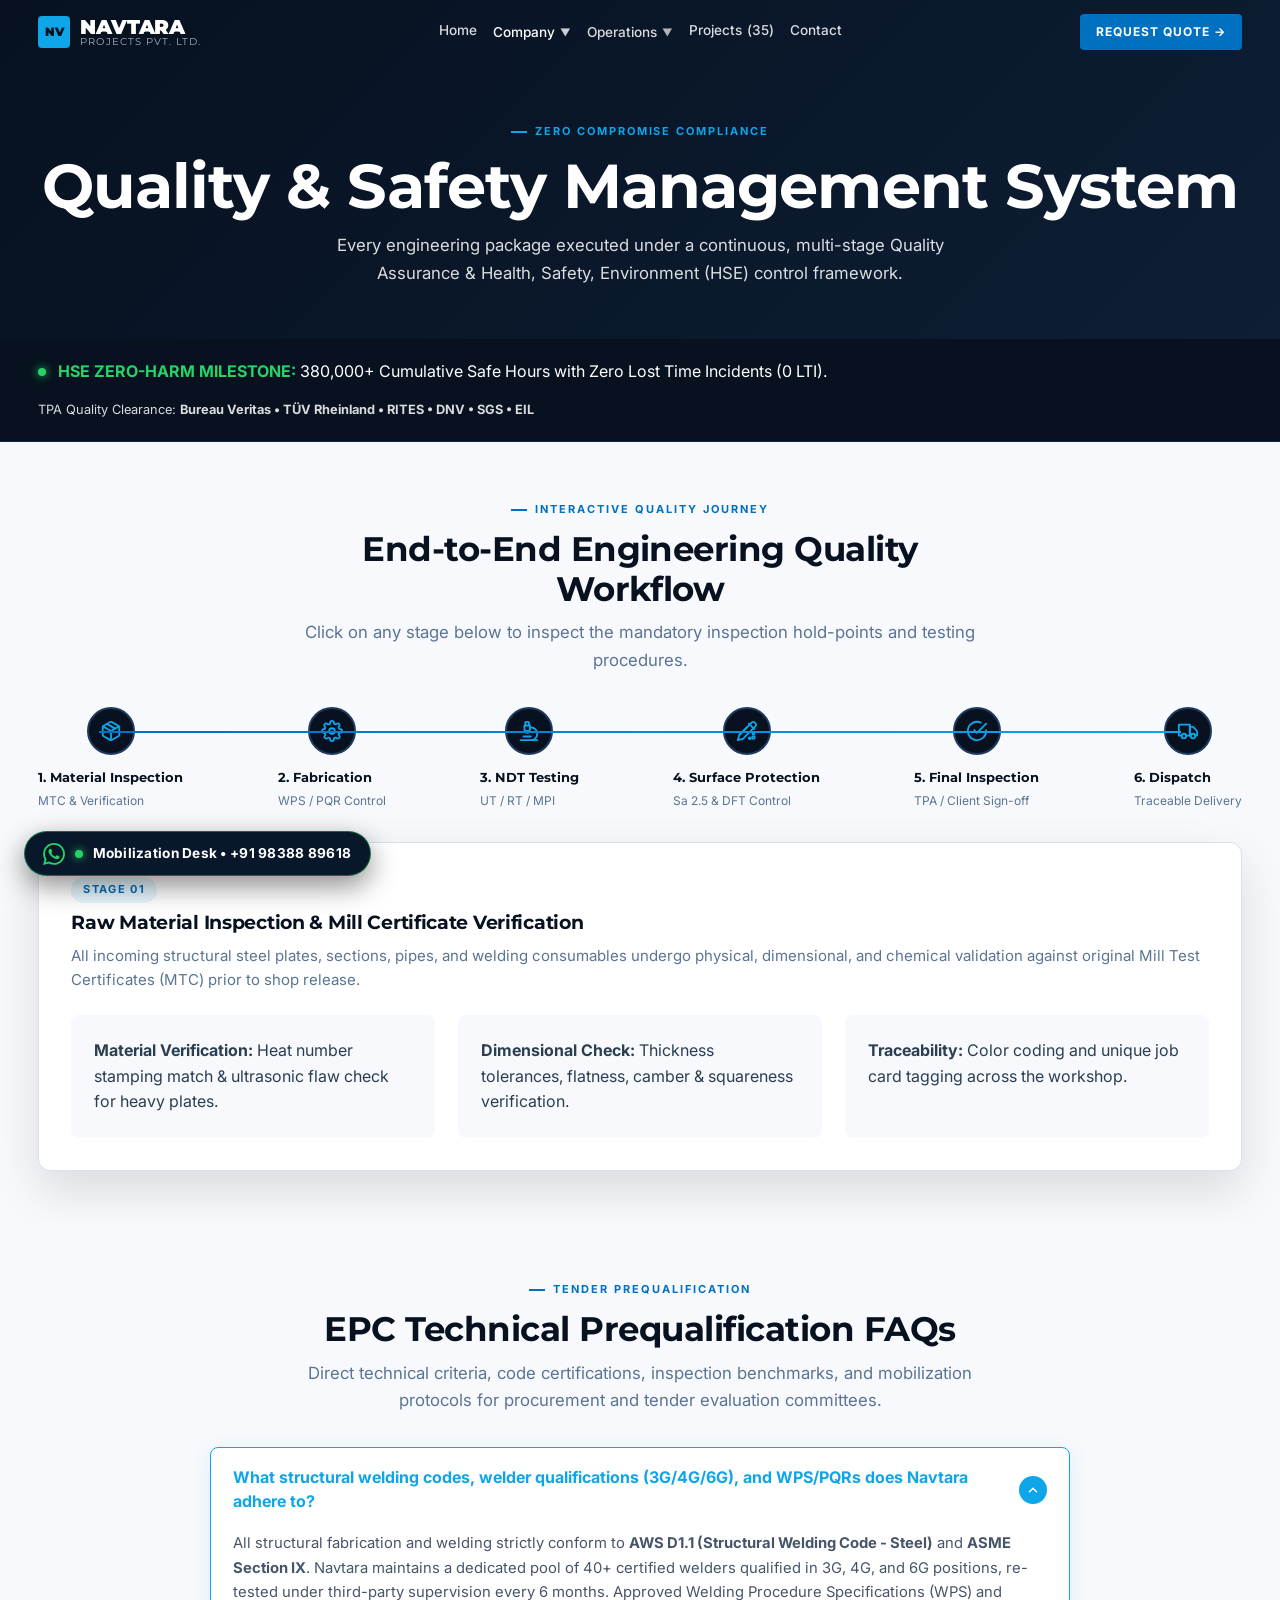
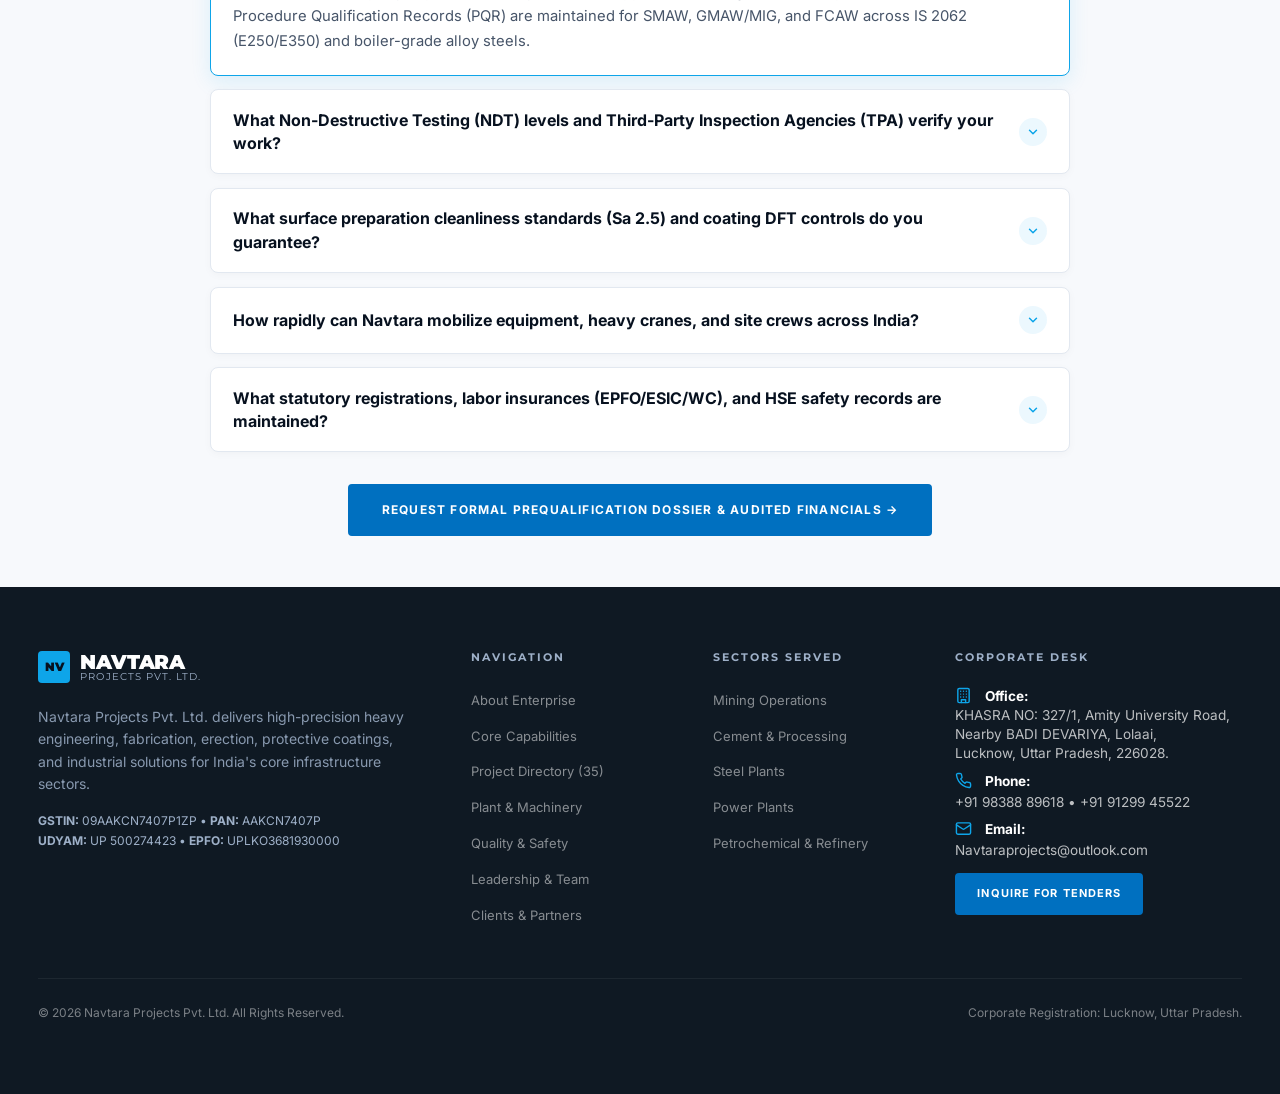
<file: quality.html>
<!DOCTYPE html>
<html lang="en">
<head>
    <meta charset="UTF-8">
    <meta name="viewport" content="width=device-width, initial-scale=1.0">
    <title>Quality & Safety | Navtara Projects Pvt. Ltd.</title>
    <meta name="description" content="Explore Navtara's interactive engineering quality workflow: Material Inspection, Fabrication, NDT, Surface Painting, Final Quality Control, and Dispatch.">
    <meta property="og:title" content="Quality & Safety Management | Navtara Projects">
    <meta property="og:image" content="assets/images/fabrication_bay.webp">
    <link rel="icon" type="image/svg+xml" href="assets/favicon.svg">

        <!-- Google Fonts Preconnect & High-Performance Load -->
    <link rel="preconnect" href="https://fonts.googleapis.com">
    <link rel="preconnect" href="https://fonts.gstatic.com" crossorigin>
    <link rel="stylesheet" href="https://fonts.googleapis.com/css2?family=Inter:wght@300;400;500;600;700&family=Montserrat:wght@600;700;800;900&display=swap">

    <!-- CSS Architecture -->
    <link rel="stylesheet" href="css/style.css">
    <link rel="stylesheet" href="css/components.css">
    <link rel="stylesheet" href="css/animations.css">
    <link rel="stylesheet" href="css/fixes.css">

    <style>
        .page-header-v3 {
            padding: calc(var(--nav-height) + var(--s-xl)) 0 var(--s-xl);
            background: linear-gradient(135deg, var(--c-navy) 0%, var(--c-navy-md) 100%);
            color: var(--c-white);
            text-align: center;
        }

        .workflow-pane {
            display: none;
            background: var(--c-white);
            border-radius: var(--radius-lg);
            padding: var(--s-lg);
            box-shadow: var(--shadow-xl);
            border: 1px solid var(--c-grey-100);
            margin-top: var(--s-md);
            animation: fadeIn 0.4s ease;
        }

        .workflow-pane.active {
            display: block;
        }

        @keyframes fadeIn {
            from { opacity: 0; transform: translateY(10px); }
            to { opacity: 1; transform: translateY(0); }
        }
    </style>
</head>
<body>

    <!-- Navigation Bar -->
    <nav class="navbar scrolled" role="navigation">
        <div class="nav-container">
            <a href="index.html" class="logo">
                <span class="logo-mark">NV</span>
                <div>
                    <span class="logo-text">NAVTARA</span>
                    <span class="logo-sub">PROJECTS PVT. LTD.</span>
                </div>
            </a>
            <div class="nav-links" id="main-nav">
                <a href="index.html">Home</a>

                <div class="nav-dropdown active">
                    <button class="nav-dropdown-trigger active" aria-haspopup="true" aria-expanded="false">
                        Company <span class="nav-dropdown-arrow">▼</span>
                    </button>
                    <div class="nav-dropdown-menu">
                        <a href="about.html">About Overview</a>
                        <a href="leadership.html">Board of Directors</a>
                        <a href="quality.html" class="active">Quality &amp; Safety Policy</a>
                    </div>
                </div>

                <div class="nav-dropdown">
                    <button class="nav-dropdown-trigger" aria-haspopup="true" aria-expanded="false">
                        Operations <span class="nav-dropdown-arrow">▼</span>
                    </button>
                    <div class="nav-dropdown-menu">
                        <a href="capabilities.html">Capabilities &amp; Sectors</a>
                        <a href="machinery.html">Plant &amp; Machinery</a>
                        <a href="clients.html">Client Marquee</a>
                    </div>
                </div>

                <a href="projects.html">Projects (35)</a>
                <a href="contact.html">Contact</a>
            </div>
            <a href="contact.html" class="nav-cta">Request Quote →</a>
            <button class="menu-toggle" id="menu-toggle" aria-label="Toggle navigation menu">☰</button>
        </div>
    </nav>

    <!-- Page Header -->
    <header class="page-header-v3">
        <div class="container reveal">
            <div class="section-label section-label--light">Zero Compromise Compliance</div>
            <h1 class="heading-xl text-light" style="margin-bottom: var(--s-xs);">Quality &amp; Safety Management System</h1>
            <p class="body-lg text-light" style="max-width: 680px; margin: 0 auto; opacity: 0.85;">
                Every engineering package executed under a continuous, multi-stage Quality Assurance &amp; Health, Safety, Environment (HSE) control framework.
            </p>
        </div>
    </header>

    <!-- ✦ HSE Safety Milestone & TPA Clearance Bar ✦ -->
    <section class="section--xs bg-navy" style="padding: 1.25rem 0; border-bottom: 1px solid rgba(14, 165, 233, 0.2);">
        <div class="container">
            <div style="display: flex; flex-wrap: wrap; justify-content: space-between; align-items: center; gap: 1rem;">
                <div style="display: flex; align-items: center; gap: 0.75rem; color: #fff;">
                    <span class="hero-status-dot"></span>
                    <span><strong style="color: #25D366;">HSE ZERO-HARM MILESTONE:</strong> 380,000+ Cumulative Safe Hours with Zero Lost Time Incidents (0 LTI).</span>
                </div>
                <div style="font-size: 0.8rem; color: rgba(255, 255, 255, 0.85);">
                    TPA Quality Clearance: <strong>Bureau Veritas &bull; T&Uuml;V Rheinland &bull; RITES &bull; DNV &bull; SGS &bull; EIL</strong>
                </div>
            </div>
        </div>
    </section>

    <!-- Interactive Workflow Section -->
    <section class="section bg-off-white">
        <div class="container">
            <div class="text-center reveal" style="max-width: 700px; margin: 0 auto var(--s-lg);">
                <div class="section-label">Interactive Quality Journey</div>
                <h2 class="heading-lg">End-to-End Engineering Quality Workflow</h2>
                <p class="body-lg" style="margin-top: var(--s-xs);">
                    Click on any stage below to inspect the mandatory inspection hold-points and testing procedures.
                </p>
            </div>

            <!-- Stepper Navigation -->
            <div class="workflow-stepper reveal">
                <div class="workflow-step active" data-step="1">
                    <div class="workflow-step-icon"><svg viewBox="0 0 24 24"><path d="m16.5 9.4-9-5.19M21 16V8a2 2 0 0 0-1-1.73l-7-4a2 2 0 0 0-2 0l-7 4A2 2 0 0 0 3 8v8a2 2 0 0 0 1 1.73l7 4a2 2 0 0 0 2 0l7-4A2 2 0 0 0 21 16z"></path><polyline points="3.29 7 12 12 20.71 7"></polyline><line x1="12" y1="22" x2="12" y2="12"></line></svg></div>
                    <div class="workflow-step-title">1. Material Inspection</div>
                    <div class="workflow-step-desc">MTC &amp; Verification</div>
                </div>

                <div class="workflow-step" data-step="2">
                    <div class="workflow-step-icon"><svg viewBox="0 0 24 24"><circle cx="12" cy="12" r="3"></circle><path d="M19.4 15a1.65 1.65 0 0 0 .33 1.82l.06.06a2 2 0 0 1 0 2.83 2 2 0 0 1-2.83 0l-.06-.06a1.65 1.65 0 0 0-1.82-.33 1.65 1.65 0 0 0-1 1.51V21a2 2 0 0 1-2 2 2 2 0 0 1-2-2v-.09A1.65 1.65 0 0 0 9 19.4a1.65 1.65 0 0 0-1.82.33l-.06.06a2 2 0 0 1-2.83 0 2 2 0 0 1 0-2.83l.06-.06a1.65 1.65 0 0 0 .33-1.82 1.65 1.65 0 0 0-1.51-1H3a2 2 0 0 1-2-2 2 2 0 0 1 2-2h.09A1.65 1.65 0 0 0 4.6 9a1.65 1.65 0 0 0-.33-1.82l-.06-.06a2 2 0 0 1 0-2.83 2 2 0 0 1 2.83 0l.06.06a1.65 1.65 0 0 0 1.82.33H9a1.65 1.65 0 0 0 1-1.51V3a2 2 0 0 1 2-2 2 2 0 0 1 2 2v.09a1.65 1.65 0 0 0 1 1.51 1.65 1.65 0 0 0 1.82-.33l.06-.06a2 2 0 0 1 2.83 0 2 2 0 0 1 0 2.83l-.06.06a1.65 1.65 0 0 0-.33 1.82V9a1.65 1.65 0 0 0 1.51 1H21a2 2 0 0 1 2 2 2 2 0 0 1-2 2h-.09a1.65 1.65 0 0 0-1.51 1z"></path></svg></div>
                    <div class="workflow-step-title">2. Fabrication</div>
                    <div class="workflow-step-desc">WPS / PQR Control</div>
                </div>

                <div class="workflow-step" data-step="3">
                    <div class="workflow-step-icon"><svg viewBox="0 0 24 24"><path d="M6 18h8"></path><path d="M3 22h18"></path><path d="M14 22a7 7 0 1 0 0-14h-1"></path><path d="M9 14h2"></path><path d="M9 12a2 2 0 0 1-2-2V6h6v4a2 2 0 0 1-2 2Z"></path><path d="M12 6V3a1 1 0 0 0-1-1H9a1 1 0 0 0-1 1v3"></path></svg></div>
                    <div class="workflow-step-title">3. NDT Testing</div>
                    <div class="workflow-step-desc">UT / RT / MPI</div>
                </div>

                <div class="workflow-step" data-step="4">
                    <div class="workflow-step-icon"><svg viewBox="0 0 24 24"><path d="m14 4 6 6"></path><path d="m4 16 8-8"></path><path d="M2 22l5.5-1.5L21.3 6.7a2.1 2.1 0 0 0 0-3l-1-1a2.1 2.1 0 0 0-3 0L3.5 16.5 2 22z"></path><circle cx="19" cy="19" r="1.5"></circle><circle cx="15" cy="20" r="1"></circle><circle cx="19" cy="15" r="1"></circle></svg></div>
                    <div class="workflow-step-title">4. Surface Protection</div>
                    <div class="workflow-step-desc">Sa 2.5 &amp; DFT Control</div>
                </div>

                <div class="workflow-step" data-step="5">
                    <div class="workflow-step-icon"><svg viewBox="0 0 24 24"><path d="M22 11.08V12a10 10 0 1 1-5.93-9.14"></path><path d="m9 11 3 3L22 4"></path></svg></div>
                    <div class="workflow-step-title">5. Final Inspection</div>
                    <div class="workflow-step-desc">TPA / Client Sign-off</div>
                </div>

                <div class="workflow-step" data-step="6">
                    <div class="workflow-step-icon"><svg viewBox="0 0 24 24"><path d="M10 17h4V5H2v12h3"></path><path d="M20 17h2v-3.34a4 4 0 0 0-1.17-2.83L17.5 7.5H14v9.5h1"></path><circle cx="7.5" cy="17.5" r="2.5"></circle><circle cx="17.5" cy="17.5" r="2.5"></circle></svg></div>
                    <div class="workflow-step-title">6. Dispatch</div>
                    <div class="workflow-step-desc">Traceable Delivery</div>
                </div>
            </div>

            <!-- Workflow Panes -->
            <div class="workflow-pane active" id="workflow-pane-1">
                <span class="tag tag--accent" style="margin-bottom: 0.5rem;">STAGE 01</span>
                <h3 class="heading-md" style="margin-bottom: var(--s-xs);">Raw Material Inspection &amp; Mill Certificate Verification</h3>
                <p class="body-md text-muted" style="margin-bottom: var(--s-md);">
                    All incoming structural steel plates, sections, pipes, and welding consumables undergo physical, dimensional, and chemical validation against original Mill Test Certificates (MTC) prior to shop release.
                </p>
                <div class="grid-3">
                    <div style="background: var(--c-off-white); padding: var(--s-md); border-radius: var(--radius-md);">
                        <strong>Material Verification:</strong> Heat number stamping match &amp; ultrasonic flaw check for heavy plates.
                    </div>
                    <div style="background: var(--c-off-white); padding: var(--s-md); border-radius: var(--radius-md);">
                        <strong>Dimensional Check:</strong> Thickness tolerances, flatness, camber &amp; squareness verification.
                    </div>
                    <div style="background: var(--c-off-white); padding: var(--s-md); border-radius: var(--radius-md);">
                        <strong>Traceability:</strong> Color coding and unique job card tagging across the workshop.
                    </div>
                </div>
            </div>

            <div class="workflow-pane" id="workflow-pane-2">
                <span class="tag tag--accent" style="margin-bottom: 0.5rem;">STAGE 02</span>
                <h3 class="heading-md" style="margin-bottom: var(--s-xs);">Structural Fabrication &amp; Welding Quality Control</h3>
                <p class="body-md text-muted" style="margin-bottom: var(--s-md);">
                    Fabrication is carried out strictly per approved shop drawings and Welding Procedure Specifications (WPS/PQR) under AWS D1.1 and ASME Section IX codes.
                </p>
                <div class="grid-3">
                    <div style="background: var(--c-off-white); padding: var(--s-md); border-radius: var(--radius-md);">
                        <strong>Qualified Welders:</strong> 100% qualified welding personnel tested under 3G/4G/6G positions.
                    </div>
                    <div style="background: var(--c-off-white); padding: var(--s-md); border-radius: var(--radius-md);">
                        <strong>Joint Fit-Up Hold Points:</strong> Root gap, bevel angle, and alignment verified prior to root run.
                    </div>
                    <div style="background: var(--c-off-white); padding: var(--s-md); border-radius: var(--radius-md);">
                        <strong>Interpass Control:</strong> Pre-heat and interpass temperature monitoring via calibrated pyrometers.
                    </div>
                </div>
            </div>

            <div class="workflow-pane" id="workflow-pane-3">
                <span class="tag tag--accent" style="margin-bottom: 0.5rem;">STAGE 03</span>
                <h3 class="heading-md" style="margin-bottom: var(--s-xs);">Non-Destructive Testing (NDT) &amp; Volumetric Examination</h3>
                <p class="body-md text-muted" style="margin-bottom: var(--s-md);">
                    Volumetric and surface NDT examination conducted by certified ASNT Level II inspectors to guarantee 100% joint integrity.
                </p>
                <div class="grid-3">
                    <div style="background: var(--c-off-white); padding: var(--s-md); border-radius: var(--radius-md);">
                        <strong>Ultrasonic Testing (UT):</strong> Full penetration groove weld inspection for internal flaws.
                    </div>
                    <div style="background: var(--c-off-white); padding: var(--s-md); border-radius: var(--radius-md);">
                        <strong>Magnetic Particle (MPI):</strong> Surface flaw detection on critical load-bearing structural joints.
                    </div>
                    <div style="background: var(--c-off-white); padding: var(--s-md); border-radius: var(--radius-md);">
                        <strong>Radiographic Testing (RT):</strong> Spot/100% RT examination for pressure piping spools.
                    </div>
                </div>
            </div>

            <div class="workflow-pane" id="workflow-pane-4">
                <span class="tag tag--accent" style="margin-bottom: 0.5rem;">STAGE 04</span>
                <h3 class="heading-md" style="margin-bottom: var(--s-xs);">Surface Preparation (Sa 2.5) &amp; Protective Coating Application</h3>
                <p class="body-md text-muted" style="margin-bottom: var(--s-md);">
                    Abrasive blast cleaning followed by multi-coat airless spray painting applied according to client-approved coating systems and SSPC/NACE standards.
                </p>
                <div class="grid-3">
                    <div style="background: var(--c-off-white); padding: var(--s-md); border-radius: var(--radius-md);">
                        <strong>Surface Profile Check:</strong> Blast profile measurement (50–75 microns) using surface comparator.
                    </div>
                    <div style="background: var(--c-off-white); padding: var(--s-md); border-radius: var(--radius-md);">
                        <strong>Environmental Logging:</strong> Dew point, ambient temp &amp; relative humidity logged before spray.
                    </div>
                    <div style="background: var(--c-off-white); padding: var(--s-md); border-radius: var(--radius-md);">
                        <strong>DFT Verification:</strong> Digital magnetic gauge verification for primer, intermediate &amp; topcoats.
                    </div>
                </div>
            </div>

            <div class="workflow-pane" id="workflow-pane-5">
                <span class="tag tag--accent" style="margin-bottom: 0.5rem;">STAGE 05</span>
                <h3 class="heading-md" style="margin-bottom: var(--s-xs);">Final Pre-Dispatch Quality Control &amp; Client/TPA Sign-off</h3>
                <p class="body-md text-muted" style="margin-bottom: var(--s-md);">
                    Dimensional audit, visual check, coating DFT audit, and document dossier verification in the presence of Client &amp; Third-Party Inspection Agencies (TPA).
                </p>
                <div class="grid-3">
                    <div style="background: var(--c-off-white); padding: var(--s-md); border-radius: var(--radius-md);">
                        <strong>Trial Assembly:</strong> Fitment trial for complex technology structures prior to shop dispatch.
                    </div>
                    <div style="background: var(--c-off-white); padding: var(--s-md); border-radius: var(--radius-md);">
                        <strong>TPA Inspection:</strong> Inspection clearance by agencies such as BV, TUV, RITES, or DNV.
                    </div>
                    <div style="background: var(--c-off-white); padding: var(--s-md); border-radius: var(--radius-md);">
                        <strong>Document Dossier:</strong> As-built drawings, MTCs, NDT reports, and ITP sign-offs bundled.
                    </div>
                </div>
            </div>

            <div class="workflow-pane" id="workflow-pane-6">
                <span class="tag tag--accent" style="margin-bottom: 0.5rem;">STAGE 06</span>
                <h3 class="heading-md" style="margin-bottom: var(--s-xs);">Logistics, Lashing &amp; Site Dispatch</h3>
                <p class="body-md text-muted" style="margin-bottom: var(--s-md);">
                    Careful packaging, identification tagging, heavy lashing, and transport coordination for safe delivery to project sites across India.
                </p>
                <div class="grid-3">
                    <div style="background: var(--c-off-white); padding: var(--s-md); border-radius: var(--radius-md);">
                        <strong>Member Marking:</strong> Hard punching and high-visibility paint marking as per erection key plan.
                    </div>
                    <div style="background: var(--c-off-white); padding: var(--s-md); border-radius: var(--radius-md);">
                        <strong>Coating Protection:</strong> Wooden dunnage and rubber wrapping to prevent transport damage.
                    </div>
                    <div style="background: var(--c-off-white); padding: var(--s-md); border-radius: var(--radius-md);">
                        <strong>Dispatch Clearance:</strong> Final Shipping Release Note (SRN) issued upon loading.
                    </div>
                </div>
            </div>

        </div>
    </section>

    <!-- ✦ Technical Tender Prequalification FAQ ✦ -->
    <section class="faq-section" aria-labelledby="faq-heading">
        <div class="container">
            <div class="text-center reveal" style="max-width: 680px; margin: 0 auto var(--s-lg);">
                <div class="section-label">Tender Prequalification</div>
                <h2 class="heading-lg" id="faq-heading">EPC Technical Prequalification FAQs</h2>
                <p class="body-lg text-muted" style="margin-top: var(--s-xs);">
                    Direct technical criteria, code certifications, inspection benchmarks, and mobilization protocols for procurement and tender evaluation committees.
                </p>
            </div>

            <div class="faq-accordion reveal">
                <!-- Item 1: Welding Codes & Welder Certs -->
                <div class="faq-item active">
                    <button type="button" class="faq-question" aria-expanded="true">
                        <span>What structural welding codes, welder qualifications (3G/4G/6G), and WPS/PQRs does Navtara adhere to?</span>
                        <span class="faq-toggle-icon">
                            <svg width="14" height="14" viewBox="0 0 24 24" fill="none" stroke="currentColor" stroke-width="2.5" stroke-linecap="round" stroke-linejoin="round"><polyline points="6 9 12 15 18 9"></polyline></svg>
                        </span>
                    </button>
                    <div class="faq-answer">
                        <p>All structural fabrication and welding strictly conform to <strong>AWS D1.1 (Structural Welding Code - Steel)</strong> and <strong>ASME Section IX</strong>. Navtara maintains a dedicated pool of 40+ certified welders qualified in 3G, 4G, and 6G positions, re-tested under third-party supervision every 6 months. Approved Welding Procedure Specifications (WPS) and Procedure Qualification Records (PQR) are maintained for SMAW, GMAW/MIG, and FCAW across IS 2062 (E250/E350) and boiler-grade alloy steels.</p>
                    </div>
                </div>

                <!-- Item 2: NDT Inspection & TPAs -->
                <div class="faq-item">
                    <button type="button" class="faq-question" aria-expanded="false">
                        <span>What Non-Destructive Testing (NDT) levels and Third-Party Inspection Agencies (TPA) verify your work?</span>
                        <span class="faq-toggle-icon">
                            <svg width="14" height="14" viewBox="0 0 24 24" fill="none" stroke="currentColor" stroke-width="2.5" stroke-linecap="round" stroke-linejoin="round"><polyline points="6 9 12 15 18 9"></polyline></svg>
                        </span>
                    </button>
                    <div class="faq-answer">
                        <p>Quality audits are executed by certified <strong>ASNT &amp; ISNT Level II inspectors</strong>. We perform 100% Visual Testing (VT), 100% Ultrasonic Testing (UT) on critical full-penetration groove welds, Dye Penetrant Testing (DPT), and Magnetic Particle Inspection (MPI). Our quality dossiers and stage-wise inspection hold points are regularly audited and cleared by leading Third-Party Inspection Agencies including <strong>Bureau Veritas (BV), T&Uuml;V Rheinland, RITES, DNV, SGS, and Engineers India Ltd (EIL)</strong>.</p>
                    </div>
                </div>

                <!-- Item 3: Surface Blasting & Coating Standards -->
                <div class="faq-item">
                    <button type="button" class="faq-question" aria-expanded="false">
                        <span>What surface preparation cleanliness standards (Sa 2.5) and coating DFT controls do you guarantee?</span>
                        <span class="faq-toggle-icon">
                            <svg width="14" height="14" viewBox="0 0 24 24" fill="none" stroke="currentColor" stroke-width="2.5" stroke-linecap="round" stroke-linejoin="round"><polyline points="6 9 12 15 18 9"></polyline></svg>
                        </span>
                    </button>
                    <div class="faq-answer">
                        <p>We execute abrasive grit blasting to <strong>Sa 2.5 (Near-White Metal)</strong> per ISO 8501-1 / SSPC-SP 10 with surface profile roughness maintained between 50 to 75 microns. Coatings are applied with Graco Xtreme airless spray equipment. Every batch includes digital environmental logs (relative humidity, dew point spread &gt;3&deg;C, ambient temp), continuous wet film thickness checks, calibrated electronic dry film thickness (DFT) reports, and cross-cut/pull-off adhesion testing adhering to high-corrosion C4/C5-M specifications.</p>
                    </div>
                </div>

                <!-- Item 4: Heavy Equipment & Site Mobilization -->
                <div class="faq-item">
                    <button type="button" class="faq-question" aria-expanded="false">
                        <span>How rapidly can Navtara mobilize equipment, heavy cranes, and site crews across India?</span>
                        <span class="faq-toggle-icon">
                            <svg width="14" height="14" viewBox="0 0 24 24" fill="none" stroke="currentColor" stroke-width="2.5" stroke-linecap="round" stroke-linejoin="round"><polyline points="6 9 12 15 18 9"></polyline></svg>
                        </span>
                    </button>
                    <div class="faq-answer">
                        <p>Navtara owns and deploys fleet machinery including <strong>ACE 15T Hydra mobile cranes, 400A/500A inverter welding units, 750 CFM screw compressors, copper slag blast pots, and certified scaffolding banks</strong>. With pre-established regional hubs in Gujarat, Odisha, Maharashtra, and Chhattisgarh, our advance mobilization teams and lead supervisors deploy to brownfield or greenfield sites within <strong>7 to 10 days</strong> of Letter of Intent (LOI) / Work Order issuance.</p>
                    </div>
                </div>

                <!-- Item 5: Statutory Compliance & HSE Safety Record -->
                <div class="faq-item">
                    <button type="button" class="faq-question" aria-expanded="false">
                        <span>What statutory registrations, labor insurances (EPFO/ESIC/WC), and HSE safety records are maintained?</span>
                        <span class="faq-toggle-icon">
                            <svg width="14" height="14" viewBox="0 0 24 24" fill="none" stroke="currentColor" stroke-width="2.5" stroke-linecap="round" stroke-linejoin="round"><polyline points="6 9 12 15 18 9"></polyline></svg>
                        </span>
                    </button>
                    <div class="faq-answer">
                        <p>Navtara operates with comprehensive statutory governance: <strong>GSTIN (09AAKCN7407P1ZP), PAN (AAKCN7407P), UDYAM (UP 500274423), and EPFO (UPLKO3681930000)</strong>. 100% of deployed technicians are covered under ESIC, Group Workmen Compensation (WC), and site-specific Contractor All Risk (CAR) policies. We maintain an exemplary <strong>Zero Lost Time Incident (0 LTI)</strong> safety track record enforced by mandatory daily Tool-Box Talks (TBT), Job Safety Analyses (JSA), and full PPE compliance.</p>
                    </div>
                </div>
            </div>

            <!-- Pre-qualification CTA -->
            <div class="text-center reveal" style="margin-top: var(--s-lg);">
                <a href="contact.html" class="btn btn-primary">Request Formal Prequalification Dossier &amp; Audited Financials →</a>
            </div>
        </div>
    </section>

    <!-- Footer -->
    <footer class="footer bg-charcoal text-light" role="contentinfo">
        <div class="container">
            <div class="footer-grid">
                <div class="footer-col">
                    <a href="index.html" class="logo" aria-label="Navtara Projects Home">
                        <span class="logo-mark">NV</span>
                        <div>
                            <span class="logo-text">NAVTARA</span>
                            <span class="logo-sub">PROJECTS PVT. LTD.</span>
                        </div>
                    </a>
                    <p style="margin-top: var(--s-md); font-size: 0.875rem; line-height: 1.6; opacity: 0.85;">
                        Navtara Projects Pvt. Ltd. delivers high-precision heavy engineering, fabrication, erection, protective coatings, and industrial solutions for India's core infrastructure sectors.
                    </p>
                    <div style="margin-top: 1rem; font-size: 0.75rem; color: var(--c-grey-300); line-height: 1.6;">
                        <strong>GSTIN:</strong> 09AAKCN7407P1ZP &bull; <strong>PAN:</strong> AAKCN7407P<br>
                        <strong>UDYAM:</strong> UP 500274423 &bull; <strong>EPFO:</strong> UPLKO3681930000
                    </div>
                </div>

                <div class="footer-col">
                    <h5>Navigation</h5>
                    <ul>
                        <li><a href="about.html">About Enterprise</a></li>
                        <li><a href="capabilities.html">Core Capabilities</a></li>
                        <li><a href="projects.html">Project Directory (35)</a></li>
                        <li><a href="machinery.html">Plant &amp; Machinery</a></li>
                        <li><a href="quality.html">Quality &amp; Safety</a></li>
                        <li><a href="leadership.html">Leadership &amp; Team</a></li>
                        <li><a href="clients.html">Clients &amp; Partners</a></li>
                    </ul>
                </div>

                <div class="footer-col">
                    <h5>Sectors Served</h5>
                    <ul>
                        <li><a href="capabilities.html">Mining Operations</a></li>
                        <li><a href="capabilities.html">Cement &amp; Processing</a></li>
                        <li><a href="capabilities.html">Steel Plants</a></li>
                        <li><a href="capabilities.html">Power Plants</a></li>
                        <li><a href="capabilities.html">Petrochemical &amp; Refinery</a></li>
                    </ul>
                </div>

                <div class="footer-col footer-contact">
                    <h5>Corporate Desk</h5>
                    <p style="font-size: 0.85rem; line-height: 1.4; margin-bottom: 0.5rem;">
                        <span class="icon-inline"><svg viewBox="0 0 24 24"><rect width="16" height="20" x="4" y="2" rx="2" ry="2"></rect><path d="M9 22v-4h6v4"></path><path d="M8 6h.01"></path><path d="M16 6h.01"></path><path d="M12 6h.01"></path><path d="M12 10h.01"></path><path d="M12 14h.01"></path><path d="M16 10h.01"></path><path d="M16 14h.01"></path><path d="M8 10h.01"></path><path d="M8 14h.01"></path></svg></span><strong>Office:</strong><br>
                        KHASRA NO: 327/1, Amity University Road,<br>
                        Nearby BADI DEVARIYA, Lolaai,<br>
                        Lucknow, Uttar Pradesh, 226028.
                    </p>
                    <p style="font-size: 0.85rem; margin-bottom: 0.35rem;">
                        <span class="icon-inline"><svg viewBox="0 0 24 24"><path d="M22 16.92v3a2 2 0 0 1-2.18 2 19.79 19.79 0 0 1-8.63-3.07 19.5 19.5 0 0 1-6-6 19.79 19.79 0 0 1-3.07-8.67A2 2 0 0 1 4.11 2h3a2 2 0 0 1 2 1.72 12.84 12.84 0 0 0 .7 2.81 2 2 0 0 1-.45 2.11L8.09 9.91a16 16 0 0 0 6 6l1.27-1.27a2 2 0 0 1 2.11-.45 12.84 12.84 0 0 0 2.81.7A2 2 0 0 1 22 16.92z"></path></svg></span><strong>Phone:</strong><br>
                        +91 98388 89618 &bull; +91 91299 45522
                    </p>
                    <p style="font-size: 0.85rem; margin-bottom: 0.75rem;">
                        <span class="icon-inline"><svg viewBox="0 0 24 24"><rect width="20" height="16" x="2" y="4" rx="2"></rect><path d="m22 7-8.97 5.7a1.94 1.94 0 0 1-2.06 0L2 7"></path></svg></span><strong>Email:</strong><br>
                        Navtaraprojects@outlook.com
                    </p>
                    <div>
                        <a href="contact.html" class="btn btn-primary btn--sm">Inquire for Tenders</a>
                    </div>
                </div>
            </div>

            <div class="footer-bottom">
                <span>&copy; 2026 Navtara Projects Pvt. Ltd. All Rights Reserved.</span>
                <span>Corporate Registration: Lucknow, Uttar Pradesh.</span>
            </div>
        </div>
    </footer>

    <!-- Scroll to Top Button -->
        <!-- Floating Operations & Mobilization Desk Pill (Bottom-Left) -->
    <a href="https://wa.me/919838889618?text=Hello%20Navtara%20Projects%2C%20we%20would%20like%20to%20inquire%20about%20industrial%20engineering%20mobilization%20and%20tenders." 
       class="floating-ops-desk" 
       target="_blank" 
       rel="noopener" 
       aria-label="Direct WhatsApp Operations &amp; Mobilization Desk">
        <span class="floating-ops-desk-icon">
            <svg viewBox="0 0 24 24"><path d="M.057 24l1.687-6.163c-1.041-1.804-1.588-3.849-1.587-5.946.003-6.556 5.338-11.891 11.893-11.891 3.181.001 6.167 1.24 8.413 3.488 2.245 2.248 3.481 5.236 3.48 8.414-.003 6.557-5.338 11.892-11.893 11.892-1.99-.001-3.951-.5-5.688-1.448l-6.305 1.654zm6.597-3.807c1.676.995 3.276 1.591 5.392 1.592 5.448 0 9.886-4.434 9.889-9.885.002-5.462-4.415-9.89-9.881-9.892-5.452 0-9.887 4.434-9.889 9.884-.001 2.225.651 3.891 1.746 5.634l-.999 3.648 3.742-.981zm11.387-5.464c-.074-.124-.272-.198-.57-.347-.297-.149-1.758-.868-2.031-.967-.272-.099-.47-.149-.669.149-.198.297-.768.967-.941 1.165-.173.198-.347.223-.644.074-.297-.149-1.255-.462-2.39-1.475-.883-.788-1.48-1.761-1.653-2.059-.173-.297-.018-.458.13-.606.134-.133.297-.347.446-.521.151-.172.2-.296.3-.495.099-.198.05-.372-.025-.521-.075-.148-.669-1.611-.916-2.206-.242-.579-.487-.501-.669-.51l-.57-.01c-.198 0-.52.074-.792.372s-1.04 1.016-1.04 2.479 1.065 2.876 1.213 3.074c.149.198 2.095 3.2 5.076 4.487.709.306 1.263.489 1.694.626.712.226 1.36.194 1.872.118.571-.085 1.758-.719 2.006-1.413.248-.695.248-1.29.173-1.414z"/></svg>
        </span>
        <span class="floating-ops-desk-badge"></span>
        <span class="text-label">Mobilization Desk &bull; +91 98388 89618</span>
    </a>

    <button id="scroll-top-btn" aria-label="Scroll to top">↑</button>

    <!-- Scripts -->
    <script src="js/main.js"></script>
    <script src="js/cursor.js"></script>
</body>
</html>
</file>
<file: css/style.css>
/* ═══════════════════════════════════════════════════════
   NAVTARA PROJECTS PVT. LTD.
   Enterprise Design System — v3.7
   "Apple-level simplicity meets world-class engineering."
═══════════════════════════════════════════════════════ */

/* Font links are preconnected and preloaded in HTML <head> for zero render-blocking */

/* ── Root Tokens ─────────────────────────────────────── */
:root {
  /* Core Palette */
  --c-navy:       #07111F;
  --c-navy-md:    #0D1E35;
  --c-navy-lt:    #122845;
  --c-steel:      #1E3A5C;
  --c-accent:     #0EA5E9; /* Electric Sky — on dark */
  --c-accent-d:   #0070C0; /* Deeper Blue — on light */
  --c-white:      #FFFFFF;
  --c-off-white:  #F7F9FC;
  --c-grey-50:    #EFF3F8;
  --c-grey-100:   #D9E2EC;
  --c-grey-300:   #9EB0C8;
  --c-grey-500:   #5B7493;
  --c-grey-700:   #2B3E52;
  --c-charcoal:   #0F1923;

  /* Legacy aliases */
  --color-primary:      var(--c-navy);
  --color-secondary:    var(--c-steel);
  --color-accent:       var(--c-accent);
  --color-accent-dark:  var(--c-accent-d);
  --color-white:        var(--c-white);
  --color-light-grey:   var(--c-off-white);
  --color-dark-grey:    var(--c-grey-700);
  --color-charcoal:     var(--c-charcoal);

  /* Fonts */
  --f-display: 'Montserrat', sans-serif;
  --f-body:    'Inter', sans-serif;
  --font-heading: var(--f-display);
  --font-body:    var(--f-body);

  /* Fluid Type Scale (Compact & Balanced) */
  --t-display:  clamp(1.85rem, 4.5vw + 0.25rem, 4.5rem);
  --t-h1:       clamp(1.55rem, 3.2vw + 0.25rem, 3.25rem);
  --t-h2:       clamp(1.35rem, 2.4vw + 0.2rem, 2.25rem);
  --t-h3:       clamp(1.1rem, 1.2vw + 0.25rem, 1.4rem);
  --t-h4:       clamp(0.95rem, 0.8vw + 0.25rem, 1.1rem);
  --t-body-lg:  clamp(0.95rem, 0.4vw + 0.8rem, 1.05rem);
  --t-body:     0.9375rem;
  --t-sm:       0.8125rem;
  --t-xs:       0.75rem;
  --t-label:    0.6875rem;

  /* Compact Fluid Spacing */
  --s-2xs: clamp(0.2rem, 0.4vw, 0.4rem);
  --s-xs:  clamp(0.4rem, 0.8vw, 0.75rem);
  --s-sm:  clamp(0.6rem, 1.2vw, 1rem);
  --s-md:  clamp(1rem, 1.8vw, 1.5rem);
  --s-lg:  clamp(1.5rem, 2.5vw, 2.5rem);
  --s-xl:  clamp(2.5rem, 4vw, 3.75rem);
  --s-2xl: clamp(3rem, 5vw, 5rem);

  /* Legacy spacing aliases */
  --space-xs: var(--s-xs);
  --space-sm: var(--s-sm);
  --space-md: var(--s-md);
  --space-lg: var(--s-lg);
  --space-xl: var(--s-xl);

  /* Borders & Radii */
  --radius-sm: 4px;
  --radius-md: 8px;
  --radius-lg: 12px;
  --radius-pill: 100px;

  /* Shadows */
  --shadow-sm:  0 1px 3px rgba(0,0,0,0.06);
  --shadow-md:  0 4px 12px rgba(0,0,0,0.06);
  --shadow-lg:  0 12px 32px rgba(0,0,0,0.08);
  --shadow-xl:  0 20px 48px rgba(0,0,0,0.12);

  /* Easing */
  --ease-out:      cubic-bezier(0.16, 1, 0.3, 1);
  --ease-in-out:   cubic-bezier(0.4, 0, 0.2, 1);

  /* Transitions */
  --transition-fast: 0.18s var(--ease-in-out);
  --transition-slow: 0.45s var(--ease-out);

  /* Layout */
  --container-max: 1280px;
  --container-pad: clamp(1rem, 3vw, 2.5rem);
  --nav-height: 64px;
}

/* ── Reset ───────────────────────────────────────────── */
*, *::before, *::after {
  box-sizing: border-box;
  margin: 0;
  padding: 0;
}

html {
  scroll-behavior: smooth;
  -webkit-text-size-adjust: 100%;
  font-size: 16px;
}

body {
  font-family: var(--f-body);
  color: var(--c-grey-700);
  background: var(--c-white);
  line-height: 1.6;
  overflow-x: hidden;
  -webkit-font-smoothing: antialiased;
}

img, video { max-width: 100%; display: block; }
a { text-decoration: none; color: inherit; }
ul, ol { list-style: none; }
button { font-family: inherit; cursor: pointer; border: none; background: none; }
input, textarea, select { font-family: inherit; }

/* ── Typography ──────────────────────────────────────── */
h1, h2, h3, h4, h5, h6 {
  font-family: var(--f-display);
  line-height: 1.18;
  color: var(--c-navy);
  letter-spacing: -0.015em;
}

h1 { font-size: var(--t-h1); font-weight: 700; }
h2 { font-size: var(--t-h2); font-weight: 700; }
h3 { font-size: var(--t-h3); font-weight: 700; }
h4 { font-size: var(--t-h4); font-weight: 600; }

p { line-height: 1.65; }

/* ── Layout Utilities ────────────────────────────────── */
.container {
  width: 100%;
  max-width: var(--container-max);
  margin: 0 auto;
  padding: 0 var(--container-pad);
}

.section { padding: var(--s-xl) 0; }
.section--sm { padding: var(--s-lg) 0; }
.section--xs { padding: var(--s-md) 0; }

.section-padding { padding: var(--s-xl) 0; }
.section-padding-sm { padding: var(--s-lg) 0; }

/* ── Text Utilities ──────────────────────────────────── */
.text-center  { text-align: center; }
.text-left    { text-align: left; }
.text-light   { color: var(--c-white) !important; }
.text-accent  { color: var(--c-accent); }
.text-accent-dark { color: var(--c-accent-d); }
.text-muted   { color: var(--c-grey-500); }
.text-display { font-size: var(--t-display); font-weight: 800; letter-spacing: -0.02em; line-height: 1.08; }

/* ── Section Label ───────────────────────────────────── */
.section-label {
  display: inline-flex;
  align-items: center;
  gap: 0.5rem;
  font-size: var(--t-label);
  font-weight: 700;
  letter-spacing: 0.18em;
  text-transform: uppercase;
  color: var(--c-accent-d);
  margin-bottom: var(--s-xs);
}
.section-label--light { color: var(--c-accent); }
.section-label::before {
  content: '';
  display: inline-block;
  width: 16px;
  height: 2px;
  background: currentColor;
  flex-shrink: 0;
}

/* ── Background Utilities ────────────────────────────── */
.bg-navy     { background: var(--c-navy); }
.bg-navy-md  { background: var(--c-navy-md); }
.bg-navy-lt  { background: var(--c-navy-lt); }
.bg-off-white { background: var(--c-off-white); }
.bg-white    { background: var(--c-white); }
.bg-charcoal { background: var(--c-charcoal); }

.bg-primary  { background: var(--c-navy); color: var(--c-white); }
.bg-light    { background: var(--c-off-white); }

/* ── Display Typography ──────────────────────────────── */
.heading-xl {
  font-size: var(--t-display);
  font-weight: 700;
  letter-spacing: -0.015em;
  line-height: 1.15;
}
.heading-lg {
  font-size: var(--t-h2);
  font-weight: 700;
  letter-spacing: -0.015em;
}
.heading-md {
  font-size: var(--t-h3);
  font-weight: 700;
}
.body-lg {
  font-size: var(--t-body-lg);
  color: var(--c-grey-500);
  line-height: 1.65;
}
.body-md { font-size: var(--t-body); line-height: 1.6; }

/* ── Grid Utilities ──────────────────────────────────── */
.grid-2 { display: grid; grid-template-columns: repeat(2, 1fr); gap: var(--s-md); }
.grid-3 { display: grid; grid-template-columns: repeat(3, 1fr); gap: var(--s-md); }
.grid-4 { display: grid; grid-template-columns: repeat(4, 1fr); gap: var(--s-sm); }
.grid-auto-2 { display: grid; grid-template-columns: repeat(auto-fit, minmax(min(100%, 420px), 1fr)); gap: var(--s-md); }
.grid-auto-3 { display: grid; grid-template-columns: repeat(auto-fit, minmax(min(100%, 280px), 1fr)); gap: var(--s-sm); }

@media (max-width: 1024px) {
  .grid-4 { grid-template-columns: repeat(2, 1fr); }
  .grid-3 { grid-template-columns: repeat(2, 1fr); }
}
@media (max-width: 640px) {
  .grid-2, .grid-3, .grid-4 { grid-template-columns: 1fr; }
}

/* ── Custom Cursor ───────────────────────────────────── */
@media (hover: hover) and (pointer: fine) {
  * { cursor: none !important; }
}
.cursor-dot {
  position: fixed; top: 0; left: 0;
  width: 6px; height: 6px;
  background: var(--c-accent);
  border-radius: 50%;
  pointer-events: none;
  z-index: 99999;
  transform: translate(-50%, -50%);
  transition: background-color 0.2s ease, opacity 0.2s ease;
  will-change: transform;
  opacity: 0;
}
.cursor-ring {
  position: fixed; top: 0; left: 0;
  width: 32px; height: 32px;
  border: 1.5px solid rgba(14, 165, 233, 0.65);
  border-radius: 50%;
  pointer-events: none;
  z-index: 99998;
  transform: translate(-50%, -50%);
  transition: border-color 0.2s ease, opacity 0.2s ease;
  will-change: transform;
  opacity: 0;
}
.cursor-dot.cursor-grow { background: var(--c-accent-d, #0070C0); }
.cursor-ring.cursor-grow { border-color: var(--c-accent, #0EA5E9); opacity: 0.4; }
.cursor-dot.cursor-click { opacity: 0.9; }
.cursor-ring.cursor-click { opacity: 0.25; }

/* ── Page Transition Overlay ─────────────────────────── */
#page-transition-overlay {
  position: fixed; inset: 0;
  background: var(--c-navy);
  z-index: 99990;
  opacity: 0;
  pointer-events: none;
  transition: opacity 0.4s var(--ease-in-out);
}
#page-transition-overlay.t-active {
  opacity: 1;
  pointer-events: all;
}
</file>
<file: css/components.css>
/* ═══════════════════════════════════════════════════════
   COMPONENTS — Navigation, Buttons, Cards, Footer, Marquee
═══════════════════════════════════════════════════════ */

/* ── Navigation ──────────────────────────────────────── */
.navbar {
  position: fixed;
  top: 0;
  width: 100%;
  height: var(--nav-height);
  display: flex;
  align-items: center;
  z-index: 1000;
  transition: background 0.4s var(--ease-out), box-shadow 0.4s;
}

.navbar::after {
  content: '';
  position: absolute;
  inset: 0;
  background: rgba(7, 17, 31, 0);
  backdrop-filter: blur(0px);
  transition: background 0.4s, backdrop-filter 0.4s;
  z-index: -1;
}

.navbar.scrolled::after {
  background: rgba(7, 17, 31, 0.92);
  backdrop-filter: blur(16px);
  box-shadow: 0 1px 0 rgba(255,255,255,0.06);
}

.nav-container {
  display: flex;
  align-items: center;
  justify-content: space-between;
  width: 100%;
  max-width: var(--container-max);
  margin: 0 auto;
  padding: 0 var(--container-pad);
}

/* Logo */
.logo {
  font-family: var(--f-display);
  font-weight: 900;
  font-size: 1.25rem;
  color: var(--c-white);
  letter-spacing: -0.01em;
  display: flex;
  align-items: center;
  gap: 2px;
  line-height: 1;
}
.logo-mark {
  display: inline-flex;
  align-items: center;
  justify-content: center;
  width: 32px;
  height: 32px;
  background: var(--c-accent);
  color: var(--c-navy);
  font-size: 0.75rem;
  font-weight: 900;
  border-radius: 4px;
  margin-right: 0.5rem;
  letter-spacing: 0;
}
.logo-text { color: var(--c-white); }
.logo-sub  { color: var(--c-grey-300); font-weight: 400; font-size: 0.65rem; display: block; letter-spacing: 0.1em; }

/* Nav Links */
.nav-links {
  display: flex;
  align-items: center;
  gap: clamp(0.75rem, 1.2vw, 1.5rem);
}
.nav-links a {
  color: rgba(255,255,255,0.85);
  font-size: 0.85rem;
  font-weight: 500;
  letter-spacing: 0.01em;
  transition: color var(--transition-fast);
  position: relative;
  padding-bottom: 2px;
  white-space: nowrap;
}
.nav-links a::after {
  content: '';
  position: absolute;
  bottom: -2px;
  left: 0;
  width: 0;
  height: 1.5px;
  background: var(--c-accent);
  transition: width 0.25s var(--ease-out);
}
.nav-links a:hover,
.nav-links a.active {
  color: var(--c-white);
}
.nav-links a:hover::after,
.nav-links a.active::after {
  width: 100%;
}

/* Nav CTA */
.nav-cta {
  display: inline-flex;
  align-items: center;
  gap: 0.4rem;
  background: var(--c-accent-d);
  color: var(--c-white) !important;
  font-weight: 700 !important;
  font-size: 0.75rem !important;
  letter-spacing: 0.08em;
  text-transform: uppercase;
  padding: 0.5rem 1rem;
  border-radius: var(--radius-sm);
  flex-shrink: 0;
  white-space: nowrap;
  transition: background var(--transition-fast), transform var(--transition-fast) !important;
}
.nav-cta::after { display: none !important; }
.nav-cta:hover {
  background: var(--c-navy) !important;
  transform: translateY(-1px);
}

/* Mobile Toggle */
.menu-toggle {
  display: none;
  width: 40px;
  height: 40px;
  align-items: center;
  justify-content: center;
  color: var(--c-white);
  font-size: 1.25rem;
  z-index: 1001;
  position: relative;
}

/* ── Buttons ─────────────────────────────────────────── */
.btn {
  display: inline-flex;
  align-items: center;
  justify-content: center;
  gap: 0.5rem;
  padding: 0.875rem 2rem;
  font-family: var(--f-body);
  font-size: var(--t-xs);
  font-weight: 700;
  letter-spacing: 0.1em;
  text-transform: uppercase;
  border-radius: var(--radius-sm);
  border: 2px solid transparent;
  transition: all var(--transition-fast);
  white-space: nowrap;
  position: relative;
  overflow: hidden;
}

.btn-primary {
  background: var(--c-accent-d);
  color: var(--c-white);
  border-color: var(--c-accent-d);
}
.btn-primary:hover {
  background: var(--c-navy);
  border-color: var(--c-navy);
  transform: translateY(-2px);
  box-shadow: 0 8px 24px rgba(0, 112, 192, 0.35);
}

.btn-outline {
  background: transparent;
  color: var(--c-white);
  border-color: rgba(255,255,255,0.4);
}
.btn-outline:hover {
  background: rgba(255,255,255,0.1);
  border-color: var(--c-white);
  transform: translateY(-2px);
}

.btn-ghost {
  background: transparent;
  color: var(--c-accent-d);
  border-color: var(--c-accent-d);
}
.btn-ghost:hover {
  background: var(--c-accent-d);
  color: var(--c-white);
  transform: translateY(-2px);
}

.btn--sm { padding: 0.625rem 1.25rem; font-size: 0.6875rem; }
.btn--lg { padding: 1.125rem 2.5rem; font-size: 0.75rem; }

/* ── Cards ───────────────────────────────────────────── */
.card {
  background: var(--c-white);
  border-radius: var(--radius-md);
  overflow: hidden;
  border: 1px solid var(--c-grey-100);
  transition: transform var(--transition-slow), box-shadow var(--transition-slow);
}
.card:hover {
  transform: translateY(-8px);
  box-shadow: var(--shadow-lg);
}

/* ── Divider ─────────────────────────────────────────── */
.divider {
  height: 1px;
  background: var(--c-grey-100);
  margin: var(--s-lg) 0;
}
.divider--dark {
  background: rgba(255,255,255,0.08);
}

/* ── Tags ────────────────────────────────────────────── */
.tag {
  display: inline-block;
  font-size: var(--t-label);
  font-weight: 700;
  letter-spacing: 0.12em;
  text-transform: uppercase;
  padding: 0.25rem 0.75rem;
  border-radius: var(--radius-pill);
  background: var(--c-grey-50);
  color: var(--c-grey-500);
}
.tag--accent {
  background: rgba(14,165,233,0.1);
  color: var(--c-accent-d);
}
.tag--navy {
  background: var(--c-navy);
  color: var(--c-white);
}

/* ── Infinite Marquee ────────────────────────────────── */
.marquee-wrapper {
  overflow: hidden;
  width: 100%;
  mask-image: linear-gradient(90deg, transparent, #000 8%, #000 92%, transparent);
  -webkit-mask-image: linear-gradient(90deg, transparent, #000 8%, #000 92%, transparent);
}
.marquee-track {
  display: flex;
  align-items: center;
  gap: 3rem;
  width: max-content;
  animation: marquee-scroll 30s linear infinite;
}
.marquee-track:hover { animation-play-state: paused; }
.marquee-item {
  display: flex;
  align-items: center;
  gap: 3rem;
  white-space: nowrap;
  font-family: var(--f-display);
  font-weight: 700;
  font-size: 0.875rem;
  letter-spacing: 0.15em;
  text-transform: uppercase;
  color: var(--c-grey-500);
  transition: color var(--transition-fast);
}
.marquee-item:hover { color: var(--c-navy); }
.marquee-divider {
  color: var(--c-accent-d);
  font-size: 0.5rem;
}
@keyframes marquee-scroll {
  from { transform: translateX(0); }
  to   { transform: translateX(-50%); }
}

/* ── Footer ──────────────────────────────────────────── */
.footer {
  padding: var(--s-2xl) 0 0;
  background: var(--c-charcoal);
  color: var(--c-white);
}
.footer-grid {
  display: grid;
  grid-template-columns: 2fr 1fr 1fr 1.5fr;
  gap: var(--s-xl);
  padding-bottom: var(--s-xl);
  border-bottom: 1px solid rgba(255,255,255,0.06);
}
.footer-col .logo { margin-bottom: var(--s-md); }
.footer-col p { color: var(--c-grey-300); font-size: var(--t-sm); line-height: 1.8; }
.footer-col h5 {
  font-size: var(--t-label);
  font-weight: 700;
  letter-spacing: 0.18em;
  text-transform: uppercase;
  color: var(--c-grey-300);
  margin-bottom: var(--s-md);
}
.footer-col ul { display: flex; flex-direction: column; gap: var(--s-xs); }
.footer-col ul a {
  font-size: var(--t-sm);
  color: rgba(255,255,255,0.5);
  transition: color var(--transition-fast);
}
.footer-col ul a:hover { color: var(--c-white); }
.footer-contact p {
  display: block;
  font-size: var(--t-sm);
  color: rgba(255,255,255,0.72);
  margin-bottom: 0.75rem;
  line-height: 1.55;
}
.footer-contact p strong {
  color: var(--c-white);
  margin-left: 0.35rem;
}
.footer-bottom {
  padding: var(--s-md) 0 4.5rem;
  display: flex;
  align-items: center;
  justify-content: space-between;
  font-size: var(--t-xs);
  color: rgba(255,255,255,0.45);
  gap: 1rem;
  flex-wrap: wrap;
}

/* ── Scroll-to-Top ───────────────────────────────────── */
#scroll-top-btn {
  position: fixed;
  bottom: 2rem;
  right: 2rem;
  width: 44px;
  height: 44px;
  border-radius: 50%;
  background: var(--c-accent-d);
  color: var(--c-white);
  font-size: 1rem;
  display: flex;
  align-items: center;
  justify-content: center;
  z-index: 500;
  box-shadow: 0 4px 20px rgba(0,112,192,0.4);
  opacity: 0;
  transform: translateY(16px);
  transition: opacity 0.3s, transform 0.3s;
  pointer-events: none;
}
#scroll-top-btn.visible {
  opacity: 1;
  transform: translateY(0);
  pointer-events: all;
}
#scroll-top-btn:hover {
  background: var(--c-navy);
  transform: translateY(-4px);
}

/* ── Responsive Breakpoints ──────────────────────────── */
@media (max-width: 1200px) {
  .footer-grid { grid-template-columns: 1fr 1fr; gap: var(--s-lg); }
}
@media (max-width: 1024px) {
  .nav-links {
    display: flex !important;
    flex-direction: column;
    position: fixed;
    inset: 0;
    background: var(--c-navy);
    z-index: 990;
    justify-content: flex-start;
    align-items: center;
    padding-top: calc(var(--nav-height) + 2rem);
    padding-bottom: 2rem;
    overflow-y: auto;
    gap: 1.5rem;
    clip-path: circle(0% at calc(100% - 52px) 36px);
    transition: clip-path 0.5s var(--ease-out);
    pointer-events: none;
  }
  .nav-links.nav-open {
    clip-path: circle(150% at calc(100% - 52px) 36px);
    pointer-events: all;
  }
  .nav-links a { font-size: 1.15rem; opacity: 0.95; }
  .nav-links a::after { display: none; }
  .nav-cta { display: none; }
  .menu-toggle { display: flex; }
  .footer-grid { grid-template-columns: 1fr; gap: var(--s-lg); }
  .footer-bottom { flex-direction: column; text-align: center; }
}
</file>
<file: css/animations.css>
/* ═══════════════════════════════════════════════════════
   ANIMATIONS & MOTION SYSTEM — Navtara Projects v3.0
═══════════════════════════════════════════════════════ */

/* ── Scroll Reveal ──────────────────────────────────── */
.reveal {
  opacity: 0;
  transform: translateY(16px);
  transition: opacity 0.45s var(--ease-out, cubic-bezier(0.16, 1, 0.3, 1)),
              transform 0.45s var(--ease-out, cubic-bezier(0.16, 1, 0.3, 1));
}

.reveal.active {
  opacity: 1;
  transform: translateY(0);
}

.reveal-left {
  opacity: 0;
  transform: translateX(-20px);
  transition: opacity 0.45s var(--ease-out), transform 0.45s var(--ease-out);
}

.reveal-left.active {
  opacity: 1;
  transform: translateX(0);
}

.reveal-right {
  opacity: 0;
  transform: translateX(20px);
  transition: opacity 0.45s var(--ease-out), transform 0.45s var(--ease-out);
}

.reveal-right.active {
  opacity: 1;
  transform: translateX(0);
}

.reveal-scale {
  opacity: 0;
  transform: scale(0.96);
  transition: opacity 0.45s var(--ease-out), transform 0.45s var(--ease-out);
}

.reveal-scale.active {
  opacity: 1;
  transform: scale(1);
}

@media (prefers-reduced-motion: reduce) {
  .reveal, .reveal-left, .reveal-right, .reveal-scale {
    opacity: 1 !important;
    transform: none !important;
    transition: none !important;
  }
  .marquee-track-v2, .marquee-track, .radar-beacon-card-v3::after {
    animation: none !important;
  }
}

/* ── Stagger Delays ──────────────────────────────────── */
.delay-50  { transition-delay: 50ms; }
.delay-100 { transition-delay: 100ms; }
.delay-150 { transition-delay: 150ms; }
.delay-200 { transition-delay: 200ms; }
.delay-250 { transition-delay: 250ms; }
.delay-300 { transition-delay: 300ms; }
.delay-400 { transition-delay: 400ms; }
.delay-500 { transition-delay: 500ms; }

/* ── Hero Entrance Keyframes ─────────────────────────── */
@keyframes heroFadeUp {
  0% {
    opacity: 0;
    transform: translateY(30px);
  }
  100% {
    opacity: 1;
    transform: translateY(0);
  }
}

@keyframes pulseGlow {
  0%, 100% {
    box-shadow: 0 0 15px rgba(14, 165, 233, 0.3);
  }
  50% {
    box-shadow: 0 0 30px rgba(14, 165, 233, 0.7);
  }
}

@keyframes mapPing {
  0% {
    transform: scale(1);
    opacity: 0.9;
  }
  100% {
    transform: scale(2.6);
    opacity: 0;
  }
}

/* ── Curtain Image Reveal ────────────────────────────── */
.curtain-wrap {
  position: relative;
  overflow: hidden;
  border-radius: var(--radius-md, 8px);
}

.curtain-wrap::after {
  content: '';
  position: absolute;
  inset: 0;
  background: var(--c-accent-d, #0070C0);
  transform: translateX(0%);
  transition: transform 0.9s cubic-bezier(0.77, 0, 0.175, 1);
  z-index: 2;
}

.curtain-wrap.curtain-open::after {
  transform: translateX(101%);
}

.curtain-wrap img {
  display: block;
  width: 100%;
  height: 100%;
  object-fit: cover;
  transform: scale(1.08);
  transition: transform 1.2s cubic-bezier(0.16, 1, 0.3, 1);
}

.curtain-wrap.curtain-open img {
  transform: scale(1);
}

/* ── Micro-Interactions & Hover Dynamics ─────────────── */
.hover-lift {
  transition: transform 0.35s cubic-bezier(0.16, 1, 0.3, 1),
              box-shadow 0.35s cubic-bezier(0.16, 1, 0.3, 1);
}
.hover-lift:hover {
  transform: translateY(-8px);
  box-shadow: var(--shadow-xl, 0 32px 80px rgba(0,0,0,0.14));
}

.hover-glow {
  transition: box-shadow 0.35s ease, border-color 0.35s ease;
}
.hover-glow:hover {
  border-color: var(--c-accent, #0EA5E9);
  box-shadow: 0 0 25px rgba(14, 165, 233, 0.25);
}

/* ── Map Markers Animation ───────────────────────────── */
.map-pin {
  position: absolute;
  transform: translate(-50%, -50%);
  cursor: pointer;
  z-index: 10;
}

.map-pin-dot {
  width: 12px;
  height: 12px;
  background: var(--c-accent, #0EA5E9);
  border: 2px solid #fff;
  border-radius: 50%;
  position: relative;
  z-index: 2;
  box-shadow: 0 0 10px rgba(14, 165, 233, 0.8);
}

.map-pin-ring {
  position: absolute;
  inset: -6px;
  border-radius: 50%;
  background: rgba(14, 165, 233, 0.5);
  animation: mapPing 2.2s infinite cubic-bezier(0, 0, 0.2, 1);
  z-index: 1;
}

.map-pin-tooltip {
  position: absolute;
  bottom: calc(100% + 8px);
  left: 50%;
  transform: translateX(-50%) translateY(8px);
  background: var(--c-navy-md, #0D1E35);
  color: #fff;
  padding: 0.5rem 0.85rem;
  border-radius: 6px;
  font-size: 0.75rem;
  white-space: nowrap;
  opacity: 0;
  pointer-events: none;
  transition: opacity 0.3s ease, transform 0.3s ease;
  box-shadow: 0 10px 25px rgba(0,0,0,0.3);
  border: 1px solid rgba(255,255,255,0.1);
  z-index: 20;
}

.map-pin:hover .map-pin-tooltip,
.map-pin.active .map-pin-tooltip {
  opacity: 1;
  transform: translateX(-50%) translateY(0);
}
</file>
<file: css/fixes.css>
/* ═══════════════════════════════════════════════════════
   LAYOUT SAFEGUARDS & VISUAL AESTHETICS — Navtara v3.6
   "Glassmorphism, Metallic Gradients, & Ambient Mesh"
═══════════════════════════════════════════════════════ */

/* ── Top Window Scroll Progress Bar ─────────────────── */
#scroll-progress-bar {
  position: fixed;
  top: 0;
  left: 0;
  height: 2.5px;
  width: 0%;
  background: linear-gradient(90deg, var(--c-accent-d, #0070C0), var(--c-accent, #0EA5E9));
  z-index: 10000;
  box-shadow: 0 0 10px rgba(14, 165, 233, 0.8);
  transition: width 0.1s ease-out;
}

/* ── Metallic Gradient Text Utility ─────────────────── */
.text-gradient {
  background: linear-gradient(135deg, #0EA5E9 0%, #38BDF8 50%, #0070C0 100%);
  -webkit-background-clip: text;
  -webkit-text-fill-color: transparent;
}

/* ── Button Sheen Sweep Hover Animation ─────────────── */
.btn::before {
  content: '';
  position: absolute;
  top: 0;
  left: -100%;
  width: 60%;
  height: 100%;
  background: linear-gradient(90deg, transparent, rgba(255, 255, 255, 0.3), transparent);
  transform: skewX(-20deg);
  transition: none;
}

.btn:hover::before {
  animation: sheenSweep 0.75s ease-in-out;
}

@keyframes sheenSweep {
  0%   { left: -100%; }
  100% { left: 160%; }
}

/* ── Hero Load Animations ────────────────────────────── */
.hero-content {
  opacity: 1 !important;
  transform: none !important;
}

.hero-content .subheadline {
  animation: heroFadeUp 0.4s cubic-bezier(0.16, 1, 0.3, 1) 0.04s both;
}

.hero-content h1 {
  animation: heroFadeUp 0.4s cubic-bezier(0.16, 1, 0.3, 1) 0.08s both;
}

.hero-content p.body-lg {
  animation: heroFadeUp 0.4s cubic-bezier(0.16, 1, 0.3, 1) 0.12s both;
}

.hero-content .hero-buttons {
  animation: heroFadeUp 0.4s cubic-bezier(0.16, 1, 0.3, 1) 0.16s both;
}

/* ── Pan-India Radar Beacons (Glassmorphism & Radar Mesh) ── */
.india-map-section-v3 {
  background: var(--c-navy);
  color: var(--c-white);
  position: relative;
  padding: var(--s-lg) 0;
}

.india-map-grid-v3 {
  display: grid;
  grid-template-columns: 1.2fr 1fr;
  gap: var(--s-lg);
  align-items: center;
}

.india-map-grid-v3 > * {
  min-width: 0;
}

@media (max-width: 992px) {
  .india-map-grid-v3 {
    grid-template-columns: 1fr;
    gap: var(--s-md);
  }
}

.radar-beacon-card-v3 {
  background: rgba(13, 30, 53, 0.75);
  backdrop-filter: blur(16px);
  border: 1px solid rgba(14, 165, 233, 0.3);
  border-radius: var(--radius-lg, 12px);
  padding: var(--s-md);
  position: relative;
  box-shadow: 0 20px 50px rgba(0,0,0,0.4);
  display: flex;
  flex-direction: column;
  justify-content: center;
  align-items: center;
  min-height: 380px;
  overflow: hidden;
}

.radar-grid-bg {
  position: absolute;
  inset: 0;
  background-image: 
    radial-gradient(circle at center, rgba(14, 165, 233, 0.12) 0%, transparent 70%),
    linear-gradient(rgba(255, 255, 255, 0.04) 1px, transparent 1px),
    linear-gradient(90deg, rgba(255, 255, 255, 0.04) 1px, transparent 1px);
  background-size: 100% 100%, 28px 28px, 28px 28px;
  pointer-events: none;
}

.beacon-node {
  position: absolute;
  transform: translate(0, -50%);
  cursor: pointer;
  z-index: 10;
  display: flex;
  align-items: center;
  gap: 0.45rem;
  max-width: 90%;
}

.beacon-node.beacon-right {
  flex-direction: row-reverse;
}

@media (max-width: 600px) {
  .radar-beacon-card-v3 {
    min-height: 320px;
  }
  .beacon-label {
    font-size: 0.62rem !important;
    padding: 0.18rem 0.45rem !important;
    letter-spacing: 0.04em !important;
  }
  .map-site-panel-v3 {
    padding: 1.15rem !important;
    overflow-wrap: anywhere;
  }
  .map-site-panel-v3 .heading-lg {
    font-size: 1.25rem !important;
    line-height: 1.25;
  }
  .map-site-panel-v3 .body-lg {
    font-size: 0.875rem !important;
  }
}

.beacon-dot {
  width: 12px;
  height: 12px;
  background: var(--c-accent, #0EA5E9);
  border: 2px solid #FFF;
  border-radius: 50%;
  box-shadow: 0 0 14px var(--c-accent);
  position: relative;
  z-index: 2;
  animation: beaconBlink 1.8s infinite ease-in-out;
}

.beacon-ring {
  position: absolute;
  inset: -8px;
  border-radius: 50%;
  border: 1.5px solid var(--c-accent);
  animation: beaconPulse 2.2s infinite ease-out;
  z-index: 1;
}

.beacon-label {
  font-family: var(--f-display);
  font-size: 0.725rem;
  font-weight: 700;
  letter-spacing: 0.08em;
  color: var(--c-white);
  background: rgba(7, 17, 31, 0.88);
  backdrop-filter: blur(8px);
  padding: 0.25rem 0.6rem;
  border-radius: 4px;
  border: 1px solid rgba(14, 165, 233, 0.35);
  white-space: nowrap;
  transition: all 0.25s ease;
}

.beacon-node:hover .beacon-label,
.beacon-node.active-node .beacon-label {
  background: var(--c-accent-d);
  border-color: var(--c-accent);
  box-shadow: 0 0 14px rgba(14, 165, 233, 0.6);
}

@keyframes beaconBlink {
  0%, 100% { transform: scale(1); opacity: 1; }
  50%      { transform: scale(0.85); opacity: 0.6; }
}

@keyframes beaconPulse {
  0%   { transform: scale(0.6); opacity: 0.9; }
  100% { transform: scale(2.2); opacity: 0; }
}

.map-site-panel-v3 {
  background: rgba(13, 30, 53, 0.85);
  backdrop-filter: blur(16px);
  border: 1px solid rgba(14, 165, 233, 0.3);
  border-radius: var(--radius-lg, 12px);
  padding: var(--s-lg);
  box-shadow: 0 20px 50px rgba(0,0,0,0.4);
  display: flex;
  flex-direction: column;
  gap: 1rem;
}

/* ── Glassmorphism Cards & Sleek Proportions ──────────── */
.cap-card-v3 {
  background: var(--c-white);
  border-radius: var(--radius-lg, 12px);
  border: 1px solid var(--c-grey-100);
  padding: 1.25rem 1.5rem;
  transition: all 0.35s var(--ease-out);
  position: relative;
  overflow: hidden;
}

.cap-card-v3:hover {
  transform: translateY(-5px);
  box-shadow: var(--shadow-lg);
  border-color: var(--c-accent-d);
}

/* ── Enterprise Execution Metrics 2.0 (High-Impact Scale Deck) ── */
.stats-section {
  position: relative;
  background: linear-gradient(180deg, #07111F 0%, #0D1E35 100%);
  overflow: hidden;
}

.stats-section::before {
  content: '';
  position: absolute;
  inset: 0;
  background-image: 
    radial-gradient(circle at 15% 50%, rgba(14, 165, 233, 0.08) 0%, transparent 45%),
    radial-gradient(circle at 85% 50%, rgba(0, 112, 192, 0.08) 0%, transparent 45%);
  pointer-events: none;
}

.stat-card-v3 {
  background: linear-gradient(180deg, rgba(14, 165, 233, 0.06) 0%, rgba(13, 30, 53, 0.7) 100%);
  backdrop-filter: blur(12px);
  -webkit-backdrop-filter: blur(12px);
  border: 1px solid rgba(14, 165, 233, 0.22);
  border-top: 3px solid var(--c-accent, #0EA5E9);
  border-radius: var(--radius-lg, 12px);
  padding: 1.5rem 1.25rem 1.35rem;
  text-align: center;
  transition: transform 0.3s cubic-bezier(0.16, 1, 0.3, 1), border-color 0.3s ease, box-shadow 0.3s ease;
  display: flex;
  flex-direction: column;
  align-items: center;
  justify-content: space-between;
  min-height: 250px;
  position: relative;
  box-shadow: 0 4px 20px rgba(0, 0, 0, 0.25);
}

.stat-card-v3:hover {
  transform: translateY(-5px);
  border-color: var(--c-accent, #0EA5E9);
  box-shadow: 0 12px 32px rgba(14, 165, 233, 0.22);
}

.stat-card-icon {
  width: 44px;
  height: 44px;
  border-radius: 10px;
  background: rgba(14, 165, 233, 0.12);
  border: 1px solid rgba(14, 165, 233, 0.3);
  color: var(--c-accent, #0EA5E9);
  display: flex;
  align-items: center;
  justify-content: center;
  margin-bottom: 0.85rem;
  transition: transform 0.3s ease, background 0.3s ease;
}

.stat-card-v3:hover .stat-card-icon {
  transform: scale(1.08);
  background: rgba(14, 165, 233, 0.22);
}

.stat-card-icon svg {
  width: 22px;
  height: 22px;
  stroke: currentColor;
  stroke-width: 2;
  fill: none;
  stroke-linecap: round;
  stroke-linejoin: round;
}

.stat-number-wrap {
  display: inline-flex;
  align-items: baseline;
  justify-content: center;
  white-space: nowrap;
  font-family: var(--f-display);
  font-size: clamp(2rem, 2.75vw, 2.85rem);
  font-weight: 800;
  line-height: 1;
  color: var(--c-accent, #0EA5E9);
  letter-spacing: -0.02em;
  margin-bottom: 0.65rem;
}

.stat-currency {
  font-size: 0.72em;
  font-weight: 700;
  margin-right: 0.15rem;
  color: #38BDF8;
}

.stat-unit {
  font-size: 0.62em;
  font-weight: 700;
  margin-left: 0.2rem;
  letter-spacing: 0.02em;
  color: #38BDF8;
}

.stat-label {
  font-family: var(--f-display);
  font-size: 0.925rem;
  font-weight: 700;
  color: #FFFFFF;
  line-height: 1.3;
  margin-bottom: 0.75rem;
}

.stat-badge-pill {
  display: inline-flex;
  align-items: center;
  gap: 0.35rem;
  background: rgba(255, 255, 255, 0.05);
  border: 1px solid rgba(255, 255, 255, 0.12);
  border-radius: var(--radius-pill, 100px);
  padding: 0.35rem 0.75rem;
  font-size: 0.72rem;
  font-weight: 600;
  color: rgba(255, 255, 255, 0.85);
  line-height: 1.25;
  width: 100%;
  justify-content: center;
}

.stat-badge-dot {
  width: 5px;
  height: 5px;
  border-radius: 50%;
  background: #25D366;
  box-shadow: 0 0 6px #25D366;
  flex-shrink: 0;
}

@media (max-width: 480px) {
  .stat-card-v3 {
    padding: 1.25rem 1rem;
    min-height: auto;
    gap: 0.75rem;
  }
  .stat-number-wrap {
    font-size: 2.25rem !important;
  }
}

.cs-card-large {
  position: relative;
  border-radius: var(--radius-lg, 12px);
  overflow: hidden;
  min-height: 380px;
  display: flex;
  align-items: flex-end;
  cursor: pointer;
  background: #07111F;
  box-shadow: 0 12px 32px rgba(7, 17, 31, 0.25);
}

.cs-card-large img {
  position: absolute;
  inset: 0;
  width: 100%;
  height: 100%;
  object-fit: cover;
  z-index: 1;
  transition: transform 0.6s var(--ease-out);
}

.cs-card-large:hover img {
  transform: scale(1.04);
}

.cs-card-overlay {
  position: absolute;
  inset: 0;
  background: linear-gradient(180deg, rgba(7, 17, 31, 0.18) 0%, rgba(7, 17, 31, 0.72) 52%, rgba(7, 17, 31, 0.96) 100%);
  z-index: 2;
}

.cs-card-body {
  position: relative;
  z-index: 3;
  padding: 1.5rem;
  width: 100%;
  display: flex;
  flex-direction: column;
}

.leader-card-v3 {
  background: var(--c-white);
  border-radius: var(--radius-lg, 12px);
  border: 1px solid var(--c-grey-100);
  overflow: hidden;
  box-shadow: var(--shadow-sm);
  transition: all 0.35s var(--ease-out);
}

.leader-avatar-box {
  height: 180px;
  background: linear-gradient(135deg, var(--c-navy) 0%, var(--c-steel) 100%);
  display: flex;
  align-items: center;
  justify-content: center;
  color: var(--c-white);
  position: relative;
  overflow: hidden;
}

/* ── Interactive Engineering Workflow ───────────────── */
.workflow-stepper {
  display: flex;
  justify-content: space-between;
  position: relative;
  margin: 2rem 0;
  gap: 0.75rem;
}

.workflow-stepper::before {
  content: '';
  position: absolute;
  top: 24px;
  left: 5%;
  right: 5%;
  height: 2.5px;
  background: linear-gradient(90deg, var(--c-accent-d, #0070C0), var(--c-accent, #0EA5E9));
  z-index: 1;
}

.workflow-step-icon {
  width: 48px;
  height: 48px;
  margin: 0 auto 0.75rem;
  border-radius: 50%;
  background: var(--c-navy, #07111F);
  border: 2px solid var(--c-steel, #1E3A5C);
  color: var(--c-white, #fff);
  display: flex;
  align-items: center;
  justify-content: center;
  font-size: 1.15rem;
  transition: all 0.35s var(--ease-out);
}

.workflow-step-title {
  font-family: var(--f-display);
  font-size: 0.825rem;
  font-weight: 700;
  color: var(--c-navy, #07111F);
  margin-bottom: 0.2rem;
}

.workflow-step-desc {
  font-size: 0.75rem;
  color: var(--c-grey-500);
}

/* ── Official Compliance Badge Wall ─────────────────── */
.compliance-badge-grid {
  display: grid;
  grid-template-columns: repeat(auto-fill, minmax(180px, 1fr));
  gap: 1rem;
  margin-top: var(--s-md);
}

.compliance-badge-card {
  background: var(--c-white);
  border-radius: var(--radius-md, 8px);
  border: 1px solid var(--c-grey-100);
  padding: 1rem;
  text-align: center;
  box-shadow: var(--shadow-sm);
  transition: all 0.3s ease;
  display: flex;
  flex-direction: column;
  align-items: center;
  gap: 0.35rem;
}

.compliance-badge-card:hover {
  transform: translateY(-4px);
  box-shadow: var(--shadow-md);
  border-color: var(--c-accent-d);
}

.badge-seal-icon {
  width: 40px;
  height: 40px;
  border-radius: 50%;
  background: linear-gradient(135deg, var(--c-navy) 0%, var(--c-steel) 100%);
  color: var(--c-accent);
  display: flex;
  align-items: center;
  justify-content: center;
  font-size: 1rem;
  font-weight: 800;
}

/* ── UI QA Safeguards & Overlap Prevention ───────────── */
h1, h2, h3, h4, p, span, a, button {
  word-wrap: break-word;
  overflow-wrap: break-word;
}

.grid-2, .grid-3, .grid-4, .grid-auto-2, .grid-auto-3 {
  align-items: stretch;
}

.btn {
  box-sizing: border-box;
  max-width: 100%;
}

@media (max-width: 992px) {
  .india-map-grid-v3 {
    grid-template-columns: 1fr;
    gap: var(--s-lg);
  }
}

@media (max-width: 768px) {
  .workflow-stepper {
    flex-direction: column;
    gap: 1.25rem;
  }
  .workflow-stepper::before {
    top: 5%;
    bottom: 5%;
    left: 24px;
    width: 2.5px;
    height: auto;
    right: auto;
  }
  .workflow-step {
    display: flex;
    align-items: center;
    gap: 0.85rem;
    text-align: left;
  }
  .workflow-step-icon {
    margin: 0;
    flex-shrink: 0;
  }
}

/* ═══════════════════════════════════════════════════════
   v3.7 SMOOTHNESS & ENTERPRISE REFINEMENTS
═══════════════════════════════════════════════════════ */

/* ── Desktop Nav Dropdowns ───────────────────────────── */
.nav-dropdown {
  position: relative;
  display: inline-flex;
  align-items: center;
}

.nav-dropdown-trigger {
  cursor: pointer;
  display: inline-flex;
  align-items: center;
  gap: 0.35rem;
  color: rgba(255, 255, 255, 0.85);
  font-size: 0.85rem;
  font-weight: 500;
  padding: 0.4rem 0;
  transition: color var(--transition-fast, 0.18s ease);
  background: none;
  border: none;
  font-family: inherit;
}

.nav-dropdown-trigger:hover,
.nav-dropdown.active .nav-dropdown-trigger {
  color: var(--c-white);
}

.nav-dropdown-arrow {
  font-size: 0.65rem;
  transition: transform 0.25s ease;
  opacity: 0.8;
}

.nav-dropdown:hover .nav-dropdown-arrow {
  transform: rotate(180deg);
}

.nav-dropdown-menu {
  position: absolute;
  top: 100%;
  left: 50%;
  transform: translateX(-50%) translateY(10px);
  background: #09172A;
  border: 1px solid rgba(14, 165, 233, 0.25);
  border-radius: var(--radius-md, 8px);
  box-shadow: 0 16px 36px rgba(0, 0, 0, 0.45);
  padding: 0.5rem;
  min-width: 220px;
  opacity: 0;
  visibility: hidden;
  transition: opacity 0.2s cubic-bezier(0.16, 1, 0.3, 1), transform 0.2s cubic-bezier(0.16, 1, 0.3, 1), visibility 0.2s;
  pointer-events: none;
  z-index: 1050;
  display: flex;
  flex-direction: column;
  gap: 0.25rem;
}

.nav-dropdown:hover .nav-dropdown-menu,
.nav-dropdown:focus-within .nav-dropdown-menu {
  opacity: 1;
  visibility: visible;
  pointer-events: all;
  transform: translateX(-50%) translateY(0);
}

.nav-dropdown-menu a {
  padding: 0.6rem 0.85rem;
  border-radius: var(--radius-sm, 4px);
  color: rgba(255, 255, 255, 0.85) !important;
  font-size: 0.825rem !important;
  display: flex !important;
  align-items: center;
  gap: 0.5rem;
  white-space: nowrap;
  transition: background 0.18s ease, color 0.18s ease !important;
  text-decoration: none;
}

.nav-dropdown-menu a:hover,
.nav-dropdown-menu a.active {
  background: rgba(14, 165, 233, 0.15) !important;
  color: var(--c-accent, #0EA5E9) !important;
}

.nav-dropdown-menu a::after {
  display: none !important;
}

@media (max-width: 1024px) {
  .nav-dropdown {
    flex-direction: column;
    width: 100%;
    align-items: center;
  }
  .nav-dropdown-trigger {
    font-size: 1.15rem;
    padding: 0.5rem 1rem;
  }
  .nav-dropdown-menu {
    position: static;
    transform: none;
    opacity: 1;
    visibility: visible;
    pointer-events: all;
    background: rgba(255, 255, 255, 0.04);
    box-shadow: none;
    border: 1px solid rgba(255, 255, 255, 0.1);
    margin: 0.25rem 0 0.5rem;
    width: 90%;
    text-align: center;
  }
}

/* ── Interactive Table Responsive Wrapper ────────────── */
.table-responsive-wrapper {
  position: relative;
  width: 100%;
  overflow-x: auto;
  -webkit-overflow-scrolling: touch;
  border-radius: var(--radius-md, 8px);
  border: 1px solid var(--c-grey-100, #D9E2EC);
  background: var(--c-white);
  box-shadow: var(--shadow-sm);
  margin: var(--s-md) 0;
}

.table-scroll-hint {
  display: none;
  background: rgba(14, 165, 233, 0.08);
  border-bottom: 1px solid rgba(14, 165, 233, 0.2);
  color: var(--c-accent-d, #0070C0);
  font-size: 0.75rem;
  font-weight: 600;
  padding: 0.4rem 0.85rem;
  text-align: right;
  letter-spacing: 0.02em;
}

@media (max-width: 768px) {
  .table-scroll-hint {
    display: block;
  }
}

/* ── Projects Real-time Instant Search Input ─────────── */
.project-search-bar-wrap {
  margin: 0 auto var(--s-md);
  max-width: 680px;
  position: relative;
}

.project-search-input {
  width: 100%;
  padding: 0.85rem 1.25rem 0.85rem 2.85rem;
  border-radius: var(--radius-pill, 100px);
  border: 1.5px solid var(--c-grey-100, #D9E2EC);
  font-size: 0.95rem;
  font-family: inherit;
  background: var(--c-white);
  box-shadow: 0 4px 16px rgba(0, 0, 0, 0.04);
  transition: border-color 0.2s ease, box-shadow 0.2s ease;
}

.project-search-input:focus {
  outline: none;
  border-color: var(--c-accent-d, #0070C0);
  box-shadow: 0 0 0 3px rgba(14, 165, 233, 0.2);
}

.project-search-icon {
  position: absolute;
  left: 1rem;
  top: 50%;
  transform: translateY(-50%);
  color: var(--c-grey-500, #5B7493);
  font-size: 1.1rem;
  pointer-events: none;
}

.project-search-stats {
  text-align: center;
  font-size: 0.825rem;
  color: var(--c-grey-500, #5B7493);
  margin-top: 0.5rem;
  font-weight: 500;
}

/* ── RFQ Toast Notification ─────────────────────────── */
#rfq-toast {
  position: fixed;
  bottom: 24px;
  right: 24px;
  background: #0D1E35;
  color: #fff;
  border: 1px solid var(--c-accent, #0EA5E9);
  padding: 0.85rem 1.25rem;
  border-radius: 8px;
  box-shadow: 0 10px 30px rgba(0, 0, 0, 0.35);
  font-size: 0.875rem;
  font-weight: 600;
  display: flex;
  align-items: center;
  gap: 0.6rem;
  z-index: 10001;
  opacity: 0;
  transform: translateY(20px);
  transition: opacity 0.3s ease, transform 0.3s ease;
  pointer-events: none;
}

#rfq-toast.visible {
  opacity: 1;
  transform: translateY(0);
  pointer-events: all;
}

/* ═══════════════════════════════════════════════════════
   v3.8 HIGH-PRECISION SVG VECTOR ICON SYSTEM
═══════════════════════════════════════════════════════ */

.icon-badge {
  display: inline-flex;
  align-items: center;
  justify-content: center;
  width: 52px;
  height: 52px;
  border-radius: 12px;
  background: rgba(14, 165, 233, 0.1);
  border: 1px solid rgba(14, 165, 233, 0.25);
  color: var(--c-accent, #0EA5E9);
  transition: transform 0.3s cubic-bezier(0.16, 1, 0.3, 1), background-color 0.25s ease, border-color 0.25s ease, box-shadow 0.25s ease;
  flex-shrink: 0;
  margin-bottom: 0.75rem;
}

.icon-badge svg {
  width: 26px;
  height: 26px;
  stroke-width: 2;
  stroke: currentColor;
  fill: none;
  stroke-linecap: round;
  stroke-linejoin: round;
}

.icon-badge--sm {
  width: 40px;
  height: 40px;
  border-radius: 10px;
  margin-bottom: 0.5rem;
}
.icon-badge--sm svg {
  width: 20px;
  height: 20px;
}

.icon-badge--lg {
  width: 64px;
  height: 64px;
  border-radius: 16px;
}
.icon-badge--lg svg {
  width: 32px;
  height: 32px;
}

/* Light / Card Variants */
.card:hover .icon-badge,
.highlight-stat-card:hover .icon-badge,
.cap-card:hover .icon-badge {
  transform: translateY(-3px);
  background: rgba(14, 165, 233, 0.2);
  border-color: var(--c-accent, #0EA5E9);
  box-shadow: 0 8px 24px rgba(14, 165, 233, 0.3);
}

/* Inline Text Icons */
.icon-inline {
  display: inline-flex;
  align-items: center;
  vertical-align: -0.2em;
  margin-right: 0.45rem;
  color: var(--c-accent, #0EA5E9);
  flex-shrink: 0;
}

.icon-inline svg {
  width: 17px;
  height: 17px;
  stroke-width: 2;
  stroke: currentColor;
  fill: none;
  stroke-linecap: round;
  stroke-linejoin: round;
}

.icon-inline--sm svg {
  width: 14px;
  height: 14px;
}

.core-icon-circle svg,
.workflow-step-icon svg {
  width: 22px;
  height: 22px;
  stroke: currentColor;
  stroke-width: 2;
  fill: none;
  stroke-linecap: round;
  stroke-linejoin: round;
}

.workflow-step-icon {
  display: flex !important;
  align-items: center;
  justify-content: center;
  color: var(--c-accent, #0EA5E9) !important;
}

.project-search-icon {
  display: flex;
  align-items: center;
  justify-content: center;
}

.project-search-icon svg {
  width: 18px;
  height: 18px;
  stroke: currentColor;
  stroke-width: 2.2;
  fill: none;
  stroke-linecap: round;
  stroke-linejoin: round;
}

/* ── Floating Operations Desk WhatsApp Pill (Bottom-Left) ── */
.floating-ops-desk {
  position: fixed;
  bottom: 24px;
  left: 24px;
  z-index: 9999;
  display: inline-flex;
  align-items: center;
  gap: 0.6rem;
  background: #09172A;
  color: #FFFFFF !important;
  border: 1.5px solid rgba(37, 211, 102, 0.45);
  padding: 0.65rem 1.15rem;
  border-radius: var(--radius-pill, 100px);
  font-size: 0.85rem;
  font-weight: 700;
  letter-spacing: 0.02em;
  text-decoration: none !important;
  box-shadow: 0 10px 28px rgba(0, 0, 0, 0.45);
  transition: transform 0.25s cubic-bezier(0.16, 1, 0.3, 1), box-shadow 0.25s ease, border-color 0.25s ease;
}

.floating-ops-desk:hover {
  transform: translateY(-3px) scale(1.02);
  border-color: #25D366;
  box-shadow: 0 14px 36px rgba(37, 211, 102, 0.35);
}

.floating-ops-desk-icon {
  width: 22px;
  height: 22px;
  color: #25D366;
  display: flex;
  align-items: center;
  justify-content: center;
  flex-shrink: 0;
}

.floating-ops-desk-icon svg {
  width: 100%;
  height: 100%;
  fill: currentColor;
}

.floating-ops-desk-badge {
  display: inline-block;
  width: 8px;
  height: 8px;
  border-radius: 50%;
  background: #25D366;
  box-shadow: 0 0 8px #25D366;
  animation: beaconBlink 1.8s infinite ease-in-out;
}

@media (max-width: 600px) {
  .floating-ops-desk span.text-label {
    display: none;
  }
  .floating-ops-desk {
    padding: 0.75rem;
    border-radius: 50%;
  }
}

/* ── Technical Prequalification FAQ Accordion ────────────── */
.faq-section {
  padding: var(--s-xl) 0;
  background: var(--c-off-white, #F8FAFC);
}

.faq-section.dark {
  background: var(--c-navy-dark, #071324);
  color: #FFFFFF;
}

.faq-accordion {
  max-width: 860px;
  margin: 0 auto;
  display: flex;
  flex-direction: column;
  gap: 0.85rem;
}

.faq-item {
  background: var(--c-white, #FFFFFF);
  border: 1px solid var(--c-border, #E2E8F0);
  border-radius: var(--radius-md, 10px);
  overflow: hidden;
  box-shadow: 0 2px 8px rgba(0, 0, 0, 0.03);
  transition: border-color 0.25s ease, box-shadow 0.25s ease, transform 0.2s ease;
}

.faq-section.dark .faq-item {
  background: rgba(13, 30, 53, 0.8);
  border-color: rgba(255, 255, 255, 0.08);
}

.faq-item.active {
  border-color: var(--c-accent, #0EA5E9);
  box-shadow: 0 6px 20px rgba(14, 165, 233, 0.12);
}

.faq-question {
  width: 100%;
  padding: 1.15rem 1.4rem;
  background: transparent;
  border: none;
  text-align: left;
  display: flex;
  align-items: center;
  justify-content: space-between;
  gap: 1rem;
  cursor: pointer;
  font-family: inherit;
  font-size: 1rem;
  font-weight: 700;
  color: var(--c-navy, #0D1E35);
  line-height: 1.45;
  transition: color 0.2s ease;
}

.faq-section.dark .faq-question {
  color: #FFFFFF;
}

.faq-item.active .faq-question {
  color: var(--c-accent, #0EA5E9);
}

.faq-toggle-icon {
  width: 28px;
  height: 28px;
  border-radius: 50%;
  background: rgba(14, 165, 233, 0.08);
  color: var(--c-accent, #0EA5E9);
  display: flex;
  align-items: center;
  justify-content: center;
  flex-shrink: 0;
  transition: transform 0.3s cubic-bezier(0.16, 1, 0.3, 1), background-color 0.2s ease;
}

.faq-item.active .faq-toggle-icon {
  transform: rotate(180deg);
  background: var(--c-accent, #0EA5E9);
  color: #FFFFFF;
}

.faq-answer {
  max-height: 0;
  opacity: 0;
  overflow: hidden;
  transition: max-height 0.35s cubic-bezier(0.16, 1, 0.3, 1), opacity 0.3s ease, padding 0.3s ease;
  padding: 0 1.4rem;
  font-size: 0.925rem;
  line-height: 1.65;
  color: var(--c-grey-600, #475569);
}

.faq-section.dark .faq-answer {
  color: rgba(255, 255, 255, 0.8);
}

.faq-item.active .faq-answer {
  max-height: 400px;
  opacity: 1;
  padding: 0 1.4rem 1.35rem 1.4rem;
}

/* ── Interactive State Hub Inspector (Pan-India Section) ── */
.state-pill-selector {
  display: flex;
  flex-wrap: wrap;
  gap: 0.5rem;
  justify-content: center;
  margin-bottom: var(--s-md);
}

.state-pill {
  background: rgba(255, 255, 255, 0.08);
  border: 1px solid rgba(255, 255, 255, 0.15);
  color: rgba(255, 255, 255, 0.85);
  padding: 0.45rem 0.95rem;
  border-radius: var(--radius-pill, 100px);
  font-size: 0.8rem;
  font-weight: 600;
  cursor: pointer;
  transition: all 0.25s ease;
  font-family: inherit;
}

.state-pill:hover,
.state-pill.active {
  background: var(--c-accent, #0EA5E9);
  border-color: var(--c-accent, #0EA5E9);
  color: #FFFFFF;
  box-shadow: 0 4px 15px rgba(14, 165, 233, 0.35);
  transform: translateY(-2px);
}

.hub-metric-grid {
  display: grid;
  grid-template-columns: repeat(3, 1fr);
  gap: 0.75rem;
  margin-top: 1rem;
}

.hub-metric-card {
  background: rgba(255, 255, 255, 0.06);
  border: 1px solid rgba(255, 255, 255, 0.1);
  border-radius: var(--radius-sm, 6px);
  padding: 0.65rem 0.75rem;
  text-align: center;
}

.hub-metric-card .num {
  font-size: 1.15rem;
  font-weight: 800;
  color: var(--c-accent, #0EA5E9);
  line-height: 1.1;
}

.hub-metric-card .label {
  font-size: 0.7rem;
  color: rgba(255, 255, 255, 0.7);
  margin-top: 0.25rem;
  text-transform: uppercase;
  letter-spacing: 0.04em;
}

@media (max-width: 600px) {
  .hub-metric-grid {
    grid-template-columns: 1fr;
    gap: 0.5rem;
  }
}

/* ── Hero Specs Array & Live Status Bar ─────────────────── */
.hero-specs-array {
  display: flex;
  flex-wrap: wrap;
  gap: 0.55rem;
  margin: var(--s-sm) 0 var(--s-md) 0;
}

.hero-spec-pill {
  display: inline-flex;
  align-items: center;
  gap: 0.45rem;
  background: rgba(255, 255, 255, 0.07);
  border: 1px solid rgba(14, 165, 233, 0.35);
  color: #E0F2FE;
  padding: 0.35rem 0.85rem;
  border-radius: var(--radius-pill, 100px);
  font-size: 0.785rem;
  font-weight: 600;
  letter-spacing: 0.02em;
  backdrop-filter: blur(8px);
}

.hero-spec-pill svg {
  width: 14px;
  height: 14px;
  color: var(--c-accent, #0EA5E9);
  fill: none;
  stroke: currentColor;
  stroke-width: 2;
  stroke-linecap: round;
  stroke-linejoin: round;
  flex-shrink: 0;
}

.hero-status-bar {
  display: inline-flex;
  align-items: center;
  gap: 0.6rem;
  background: rgba(13, 30, 53, 0.85);
  border: 1px solid rgba(37, 211, 102, 0.4);
  padding: 0.5rem 1rem;
  border-radius: var(--radius-pill, 100px);
  font-size: 0.8rem;
  font-weight: 600;
  color: #FFFFFF;
  margin-top: var(--s-md);
  box-shadow: 0 4px 20px rgba(0, 0, 0, 0.3);
}

.hero-status-dot {
  width: 8px;
  height: 8px;
  border-radius: 50%;
  background: #25D366;
  box-shadow: 0 0 10px #25D366;
  animation: beaconBlink 1.8s infinite ease-in-out;
}

/* ── Architectural Client Marquee 2.0 ───────────────────── */
.marquee-wrapper {
  overflow: hidden;
  width: 100%;
  position: relative;
  mask-image: linear-gradient(90deg, transparent 0%, #000 6%, #000 94%, transparent 100%);
  -webkit-mask-image: linear-gradient(90deg, transparent 0%, #000 6%, #000 94%, transparent 100%);
  padding: 0.65rem 0;
}

.marquee-track-v2 {
  display: flex;
  gap: 1.25rem;
  align-items: center;
  width: max-content;
  flex-shrink: 0;
  white-space: nowrap;
  animation: marqueeScroll 30s linear infinite;
  will-change: transform;
}

@media (hover: hover) and (pointer: fine) {
  .marquee-wrapper:hover .marquee-track-v2 {
    animation-play-state: paused;
  }
}

@keyframes marqueeScroll {
  0% {
    transform: translate3d(0, 0, 0);
  }
  100% {
    transform: translate3d(-50%, 0, 0);
  }
}

.ticker-pulse-dot {
  display: inline-block;
  width: 7px;
  height: 7px;
  border-radius: 50%;
  background: var(--c-accent, #0EA5E9);
  box-shadow: 0 0 8px var(--c-accent, #0EA5E9);
  animation: beaconBlink 1.8s infinite ease-in-out;
  margin-right: 0.35rem;
  flex-shrink: 0;
}

.marquee-card-v2 {
  display: inline-flex;
  flex-direction: row;
  align-items: center;
  gap: 0.75rem;
  background: #FFFFFF;
  border: 1px solid #E2E8F0;
  border-radius: 8px;
  padding: 0.6rem 1.1rem;
  box-shadow: 0 2px 8px rgba(0, 0, 0, 0.04);
  transition: transform 0.25s ease, border-color 0.25s ease, box-shadow 0.25s ease;
  min-width: 230px;
}

.marquee-logo-pill {
  width: 48px;
  height: 36px;
  background: #F8FAFC;
  border: 1px solid #E2E8F0;
  border-radius: 6px;
  padding: 4px;
  display: flex;
  align-items: center;
  justify-content: center;
  flex-shrink: 0;
  overflow: hidden;
}

.marquee-logo-pill img {
  max-width: 100%;
  max-height: 100%;
  width: auto;
  height: auto;
  object-fit: contain;
}

.marquee-card-text {
  display: flex;
  flex-direction: column;
}

.client-monogram-badge {
  display: inline-flex;
  align-items: center;
  justify-content: center;
  font-family: var(--f-display);
  font-weight: 800;
  font-size: 0.72rem;
  letter-spacing: 0.04em;
  color: #FFFFFF;
  background: linear-gradient(135deg, #0D1E35 0%, #0070C0 100%);
  border-radius: 6px;
  width: 100%;
  height: 100%;
  text-transform: uppercase;
}

.client-logo-box {
  height: 48px;
  width: 100%;
  display: flex;
  align-items: center;
  justify-content: center;
  margin-bottom: 0.65rem;
}

.client-logo-box img {
  max-height: 42px;
  max-width: 135px;
  width: auto;
  height: auto;
  object-fit: contain;
}

.client-logo-box .client-monogram-badge {
  width: 44px;
  height: 44px;
  font-size: 0.85rem;
  border-radius: 10px;
}

.client-inline-logo {
  display: inline-flex;
  align-items: center;
  justify-content: center;
  background: #FFFFFF;
  border: 1px solid #E2E8F0;
  border-radius: 5px;
  padding: 2px 6px;
  height: 24px;
  flex-shrink: 0;
}

.client-inline-logo img {
  max-height: 18px;
  max-width: 68px;
  width: auto;
  height: auto;
  object-fit: contain;
}

.client-inline-logo.monogram {
  background: linear-gradient(135deg, #0D1E35 0%, #0070C0 100%);
  color: #FFFFFF;
  border-color: rgba(14, 165, 233, 0.4);
  font-family: var(--f-display);
  font-weight: 800;
  font-size: 0.65rem;
  letter-spacing: 0.04em;
  padding: 0 7px;
}

.marquee-card-v2:hover {
  transform: translateY(-2px);
  border-color: var(--c-accent, #0EA5E9);
  box-shadow: 0 6px 18px rgba(14, 165, 233, 0.15);
}

.marquee-client-name {
  font-size: 0.85rem;
  font-weight: 800;
  color: var(--c-navy, #0D1E35);
  letter-spacing: 0.03em;
}

.marquee-client-scope {
  font-size: 0.725rem;
  color: var(--c-grey-500, #64748B);
  font-weight: 500;
  margin-top: 0.15rem;
}

/* ── High-Weight Sub-metrics for Stats ──────────────────── */
.stat-subtext {
  font-size: 0.775rem;
  color: rgba(255, 255, 255, 0.65);
  margin-top: 0.35rem;
  line-height: 1.35;
}

/* ── Compliance Audit Crests ────────────────────────────── */
.compliance-crest-grid {
  display: grid;
  grid-template-columns: repeat(6, 1fr);
  gap: 1rem;
  margin-top: var(--s-md);
}

.compliance-crest-card {
  background: #FFFFFF;
  border: 1px solid #E2E8F0;
  border-radius: 12px;
  padding: 1.25rem 0.85rem;
  text-align: center;
  display: flex;
  flex-direction: column;
  align-items: center;
  box-shadow: 0 2px 10px rgba(0, 0, 0, 0.03);
  transition: transform 0.25s ease, border-color 0.25s ease, box-shadow 0.25s ease;
}

.compliance-crest-card:hover {
  transform: translateY(-3px);
  border-color: var(--c-accent, #0EA5E9);
  box-shadow: 0 8px 24px rgba(14, 165, 233, 0.14);
}

.crest-seal-icon-svg {
  width: 48px;
  height: 48px;
  border-radius: 50%;
  background: linear-gradient(135deg, rgba(14, 165, 233, 0.1), rgba(0, 112, 192, 0.15));
  border: 2px solid var(--c-accent, #0EA5E9);
  color: var(--c-navy, #0D1E35);
  display: flex;
  align-items: center;
  justify-content: center;
  margin-bottom: 0.65rem;
  font-size: 0.75rem;
  font-weight: 900;
  letter-spacing: 0.05em;
  box-shadow: 0 0 12px rgba(14, 165, 233, 0.25);
}

.statutory-verification-pill {
  display: inline-flex;
  align-items: center;
  gap: 0.5rem;
  background: var(--c-off-white, #F8FAFC);
  border: 1px dashed #CBD5E1;
  padding: 0.5rem 1.2rem;
  border-radius: var(--radius-pill, 100px);
  font-size: 0.8rem;
  color: var(--c-navy, #0D1E35);
  font-weight: 600;
  margin-top: 1.5rem;
}

@media (max-width: 900px) {
  .compliance-crest-grid {
    grid-template-columns: repeat(3, 1fr);
  }
}

@media (max-width: 600px) {
  .compliance-crest-grid {
    grid-template-columns: repeat(2, 1fr);
  }
}

/* ── Blueprint Corner Accents for Strategic Cards ───────── */
.blueprint-card {
  position: relative;
}

.blueprint-card::after {
  content: '';
  position: absolute;
  top: 10px;
  right: 10px;
  width: 14px;
  height: 14px;
  border-top: 2px solid rgba(14, 165, 233, 0.4);
  border-right: 2px solid rgba(14, 165, 233, 0.4);
  pointer-events: none;
}

.blueprint-card::before {
  content: '';
  position: absolute;
  bottom: 10px;
  left: 10px;
  width: 14px;
  height: 14px;
  border-bottom: 2px solid rgba(14, 165, 233, 0.4);
  border-left: 2px solid rgba(14, 165, 233, 0.4);
  pointer-events: none;
}

.cap-hard-metric {
  display: inline-block;
  font-size: 0.725rem;
  font-weight: 700;
  text-transform: uppercase;
  color: var(--c-accent-d, #0070C0);
  background: rgba(14, 165, 233, 0.1);
  padding: 0.2rem 0.55rem;
  border-radius: 4px;
  margin-bottom: 0.5rem;
}

/* ── Project Case Studies Spec Tags & 4th Item ───────────── */
.cs-spec-row {
  display: flex;
  flex-wrap: wrap;
  gap: 0.4rem;
  margin-top: 0.5rem;
  margin-bottom: 0.75rem;
}

.cs-spec-tag {
  font-size: 0.725rem;
  font-weight: 600;
  padding: 0.2rem 0.5rem;
  border-radius: 4px;
  background: rgba(255, 255, 255, 0.15);
  color: #FFFFFF;
  border: 1px solid rgba(255, 255, 255, 0.2);
}

.card .cs-spec-tag {
  background: rgba(14, 165, 233, 0.12);
  color: #0EA5E9;
  border-color: rgba(14, 165, 233, 0.25);
}

/* ── Radar Sweep Effect & Coordinates ───────────────────── */
.radar-grid-bg::after {
  content: '';
  position: absolute;
  top: 50%;
  left: 50%;
  width: 140%;
  height: 140%;
  margin-top: -70%;
  margin-left: -70%;
  border-radius: 50%;
  background: conic-gradient(from 0deg at 50% 50%, rgba(14, 165, 233, 0.18) 0deg, rgba(14, 165, 233, 0.05) 45deg, transparent 90deg, transparent 360deg);
  animation: radarSweep 8s linear infinite;
  pointer-events: none;
}

@keyframes radarSweep {
  0% { transform: rotate(0deg); }
  100% { transform: rotate(360deg); }
}

.radar-telemetry {
  position: absolute;
  bottom: 12px;
  left: 16px;
  font-family: monospace;
  font-size: 0.7rem;
  color: rgba(14, 165, 233, 0.7);
  letter-spacing: 0.05em;
  pointer-events: none;
  z-index: 5;
}

/* ── Instant 60-Second EPC Tonnage & Mobilization Estimator ── */
.estimator-section {
  padding: var(--s-xl) 0;
  background: linear-gradient(135deg, #07111F 0%, #0D1E35 100%);
  color: #FFFFFF;
  position: relative;
  overflow: hidden;
}

.estimator-section::before {
  content: '';
  position: absolute;
  top: -30%;
  left: -20%;
  width: 600px;
  height: 600px;
  background: radial-gradient(circle, rgba(14, 165, 233, 0.12) 0%, transparent 70%);
  pointer-events: none;
}

.estimator-grid {
  display: grid;
  grid-template-columns: 1.35fr 1fr;
  gap: var(--s-lg);
  align-items: start;
  margin-top: var(--s-md);
}

.estimator-control-card {
  background: rgba(13, 30, 53, 0.7);
  border: 1px solid rgba(255, 255, 255, 0.1);
  border-radius: 12px;
  padding: 1.5rem;
  backdrop-filter: blur(12px);
}

.estimator-group-title {
  font-size: 0.85rem;
  font-weight: 700;
  text-transform: uppercase;
  letter-spacing: 0.05em;
  color: var(--c-accent, #0EA5E9);
  margin-bottom: 0.75rem;
  display: flex;
  align-items: center;
  gap: 0.5rem;
}

.estimator-options-row {
  display: flex;
  flex-wrap: wrap;
  gap: 0.5rem;
  margin-bottom: 1.25rem;
}

.estimator-btn {
  background: rgba(255, 255, 255, 0.06);
  border: 1px solid rgba(255, 255, 255, 0.15);
  color: rgba(255, 255, 255, 0.85);
  padding: 0.45rem 0.9rem;
  border-radius: 6px;
  font-size: 0.8rem;
  font-weight: 600;
  cursor: pointer;
  transition: all 0.2s ease;
  font-family: inherit;
}

.estimator-btn:hover {
  border-color: var(--c-accent, #0EA5E9);
  color: #FFFFFF;
}

.estimator-btn.active {
  background: var(--c-accent, #0EA5E9);
  border-color: var(--c-accent, #0EA5E9);
  color: #FFFFFF;
  box-shadow: 0 4px 14px rgba(14, 165, 233, 0.35);
}

.estimator-output-card {
  background: rgba(10, 25, 46, 0.85);
  border: 1.5px solid var(--c-accent, #0EA5E9);
  border-radius: 12px;
  padding: 1.5rem;
  box-shadow: 0 16px 40px rgba(0, 0, 0, 0.4);
  position: sticky;
  top: 90px;
}

.estimator-result-badge {
  display: inline-block;
  background: rgba(37, 211, 102, 0.15);
  border: 1px solid rgba(37, 211, 102, 0.4);
  color: #25D366;
  font-size: 0.725rem;
  font-weight: 700;
  padding: 0.25rem 0.65rem;
  border-radius: 100px;
  text-transform: uppercase;
  margin-bottom: 0.75rem;
}

.estimator-spec-list {
  display: flex;
  flex-direction: column;
  gap: 0.75rem;
  margin: 1rem 0 1.25rem 0;
  font-size: 0.85rem;
  color: rgba(255, 255, 255, 0.85);
}

.estimator-spec-item {
  display: flex;
  justify-content: space-between;
  border-bottom: 1px solid rgba(255, 255, 255, 0.08);
  padding-bottom: 0.45rem;
}

.estimator-spec-item span.lbl {
  color: rgba(255, 255, 255, 0.6);
}

.estimator-spec-item span.val {
  font-weight: 700;
  color: #FFFFFF;
}

@media (max-width: 850px) {
  .estimator-grid {
    grid-template-columns: 1fr;
  }
}

/* ── EPC Client Endorsements & Auditor Quotes ───────────── */
.testimonial-grid-v3 {
  display: grid;
  grid-template-columns: repeat(3, 1fr);
  gap: var(--s-md);
  margin-top: var(--s-md);
}

.testimonial-card-v3 {
  background: #FFFFFF;
  border: 1px solid #E2E8F0;
  border-radius: 12px;
  padding: 1.5rem;
  box-shadow: 0 4px 16px rgba(0, 0, 0, 0.03);
  display: flex;
  flex-direction: column;
  justify-content: space-between;
  position: relative;
  transition: transform 0.25s ease, box-shadow 0.25s ease;
}

.testimonial-card-v3:hover {
  transform: translateY(-4px);
  box-shadow: 0 10px 30px rgba(0, 0, 0, 0.08);
}

.testimonial-quote-icon {
  width: 28px;
  height: 28px;
  color: var(--c-accent, #0EA5E9);
  opacity: 0.35;
  margin-bottom: 0.75rem;
}

.testimonial-text {
  font-size: 0.875rem;
  line-height: 1.6;
  color: var(--c-grey-700, #334155);
  font-style: italic;
  margin-bottom: 1rem;
}

.testimonial-author {
  border-top: 1px solid #F1F5F9;
  padding-top: 0.75rem;
  margin-top: auto;
}

.testimonial-author-name {
  font-size: 0.85rem;
  font-weight: 700;
  color: var(--c-navy, #0D1E35);
}

.testimonial-author-role {
  font-size: 0.75rem;
  color: var(--c-grey-500, #64748B);
}

@media (max-width: 850px) {
  .testimonial-grid-v3 {
    grid-template-columns: 1fr;
  }
}

/* ── Ex-Metso Industrial Lineage Banner ──────────────────── */
.heritage-box {
  background: linear-gradient(135deg, rgba(7, 17, 31, 0.95) 0%, rgba(13, 30, 53, 0.9) 100%);
  border: 1px solid rgba(14, 165, 233, 0.35);
  border-left: 5px solid var(--c-accent, #0EA5E9);
  border-radius: var(--radius-lg, 12px);
  padding: 1.5rem 1.75rem;
  color: #FFFFFF;
  margin: var(--s-lg) 0;
  box-shadow: 0 10px 30px rgba(0, 0, 0, 0.25);
}

.heritage-header {
  display: flex;
  align-items: center;
  gap: 0.75rem;
  margin-bottom: 0.5rem;
}

.heritage-badge {
  background: var(--c-accent, #0EA5E9);
  color: #000000;
  font-size: 0.7rem;
  font-weight: 800;
  padding: 0.25rem 0.6rem;
  border-radius: 4px;
  text-transform: uppercase;
  letter-spacing: 0.05em;
}

/* ── Third-Party Inspection Agency (TPA) Grid ───────────── */
.tpa-badge-grid {
  display: flex;
  flex-wrap: wrap;
  gap: 0.75rem;
  justify-content: center;
  margin: var(--s-md) 0;
}

.tpa-pill {
  display: inline-flex;
  align-items: center;
  gap: 0.5rem;
  background: #FFFFFF;
  border: 1px solid #E2E8F0;
  border-radius: 100px;
  padding: 0.5rem 1.15rem;
  font-size: 0.8rem;
  font-weight: 700;
  color: var(--c-navy, #0D1E35);
  box-shadow: 0 2px 8px rgba(0, 0, 0, 0.03);
  transition: transform 0.2s ease, border-color 0.2s ease;
}

.tpa-pill:hover {
  transform: translateY(-2px);
  border-color: var(--c-accent, #0EA5E9);
}

.tpa-check {
  color: #25D366;
  font-weight: 800;
}

/* ── Fleet Readiness Banner ─────────────────────────────── */
.fleet-readiness-banner {
  display: flex;
  align-items: center;
  justify-content: space-between;
  background: rgba(13, 30, 53, 0.9);
  border: 1px solid rgba(37, 211, 102, 0.4);
  padding: 0.85rem 1.5rem;
  border-radius: var(--radius-md, 10px);
  color: #FFFFFF;
  margin: var(--s-md) 0 var(--s-lg);
  font-size: 0.85rem;
}

.fleet-readiness-left {
  display: flex;
  align-items: center;
  gap: 0.75rem;
}

@media (max-width: 768px) {
  .fleet-readiness-banner {
    flex-direction: column;
    gap: 0.75rem;
    text-align: center;
  }
}

/* ═══════════════════════════════════════════════════════════
   v3.9 ULTRA-RESPONSIVE MOBILE OPTIMIZATION SUITE
   Touch-Target Ergonomics, iOS Safari Safeguards, & Zero-Jank
═══════════════════════════════════════════════════════════ */

/* ── 1. Root & Viewport Safeguards ─────────────────────── */
html, body {
  overflow-x: clip !important;
  max-width: 100vw;
  -webkit-overflow-scrolling: touch;
}

body.nav-open-lock {
  overflow: hidden !important;
  touch-action: none;
}

/* ── 2. iOS Safari Form Zoom Prevention ─────────────────── */
@media screen and (max-width: 768px) {
  input[type="text"],
  input[type="email"],
  input[type="tel"],
  input[type="search"],
  input[type="number"],
  textarea,
  select {
    font-size: 16px !important; /* Prevents iOS Safari auto-zoom on focus */
  }
}

/* ── 3. Touch Target Sizing (WCAG 44x44px Minimum) ──────── */
button, 
.btn, 
.filter-btn, 
.estimator-btn, 
.option-radio-card, 
.faq-header,
.menu-toggle {
  touch-action: manipulation;
  -webkit-tap-highlight-color: transparent;
}

/* ── 4. Mobile Navigation Drawer Polish ─────────────────── */
@media (max-width: 1024px) {
  .menu-toggle {
    display: inline-flex !important;
    align-items: center;
    justify-content: center;
    width: 44px;
    height: 44px;
    border-radius: 8px;
    background: rgba(255, 255, 255, 0.08);
    border: 1px solid rgba(255, 255, 255, 0.18);
    color: #FFFFFF;
    font-size: 1.35rem;
    transition: background 0.2s ease, transform 0.2s ease;
  }
  
  .menu-toggle:active {
    background: rgba(14, 165, 233, 0.25);
    transform: scale(0.95);
  }

  .nav-links {
    background: rgba(7, 17, 31, 0.98) !important;
    backdrop-filter: blur(24px) !important;
    -webkit-backdrop-filter: blur(24px) !important;
    padding: calc(var(--nav-height) + 1.5rem) 1.5rem 3rem !important;
  }

  .nav-links a {
    min-height: 44px;
    display: inline-flex;
    align-items: center;
    justify-content: center;
    width: 100%;
    max-width: 320px;
    text-align: center;
  }

  .nav-dropdown-trigger {
    min-height: 44px;
    display: inline-flex;
    align-items: center;
    justify-content: center;
  }

  .nav-dropdown-menu a {
    min-height: 42px;
    justify-content: center;
    text-align: center;
    font-size: 0.95rem !important;
  }
}

/* ── 5. Hero Command Deck on Mobile ─────────────────────── */
@media (max-width: 600px) {
  .hero-v3 {
    min-height: auto;
    padding-top: calc(var(--nav-height) + 1.25rem);
    padding-bottom: 2rem;
  }

  .hero-v3 h1.heading-xl {
    font-size: clamp(1.65rem, 7vw, 2.2rem) !important;
    line-height: 1.2;
    margin-bottom: 0.75rem !important;
  }

  .hero-specs-array {
    gap: 0.4rem;
    margin: 0.75rem 0 1rem 0;
  }

  .hero-spec-pill {
    font-size: 0.72rem;
    padding: 0.35rem 0.65rem;
  }

  .hero-spec-pill svg {
    width: 13px;
    height: 13px;
  }

  .hero-buttons {
    flex-direction: column;
    width: 100%;
    gap: 0.75rem;
    margin-top: 1.25rem;
  }

  .hero-buttons .btn {
    width: 100%;
    min-height: 48px;
    justify-content: center;
    font-size: 0.85rem;
  }

  .hero-status-bar {
    border-radius: 8px;
    width: 100%;
    font-size: 0.75rem;
    padding: 0.65rem 0.85rem;
    align-items: flex-start;
    line-height: 1.45;
  }

  .hero-status-dot {
    margin-top: 4px;
    flex-shrink: 0;
  }
}

/* ── 6. Client Marquee Mobile Touch Interaction ─────────── */
.marquee-wrapper {
  touch-action: pan-y;
  overflow: hidden;
}

@media (max-width: 600px) {
  .marquee-track-v2 {
    gap: 0.75rem;
    animation-duration: 28s;
  }

  .marquee-card-v2 {
    min-width: 160px;
    padding: 0.5rem 0.85rem;
  }

  .marquee-client-name {
    font-size: 0.78rem;
  }

  .marquee-client-scope {
    font-size: 0.68rem;
  }
}

/* ── 7. Metric Grids & Counters Ergonomics ───────────────── */
@media (max-width: 768px) {
  .client-stats-bar,
  .highlight-stat-grid {
    grid-template-columns: repeat(2, 1fr) !important;
    gap: 0.75rem;
    margin: 1.25rem 0;
  }
}

@media (max-width: 480px) {
  .client-stats-bar,
  .highlight-stat-grid {
    grid-template-columns: repeat(2, 1fr) !important;
    gap: 0.5rem;
  }

  .client-stat-box,
  .highlight-stat-card {
    padding: 0.85rem 0.5rem;
  }

  .client-stat-box .heading-lg,
  .highlight-number {
    font-size: 1.55rem !important;
  }

  .client-stat-box div[style*="font-size: 0.75rem"],
  .highlight-label {
    font-size: 0.68rem !important;
    line-height: 1.35;
  }
}

/* ── 8. Sector Badges Grid on Mobile (capabilities.html) ─── */
@media (max-width: 640px) {
  .sector-badge-grid {
    grid-template-columns: repeat(2, 1fr) !important;
    gap: 0.65rem;
  }

  .sector-badge-card {
    padding: 1rem 0.5rem;
  }

  .sector-badge-card:last-child {
    grid-column: span 2; /* Center the 5th odd badge */
  }

  .sector-badge-card .heading-md {
    font-size: 0.85rem;
  }
}

/* ── 9. Client Logo Cards on Mobile (clients.html) ───────── */
@media (max-width: 640px) {
  .grid-4 {
    grid-template-columns: repeat(2, 1fr) !important;
    gap: 0.65rem !important;
  }

  .client-logo-card {
    padding: 0.85rem 0.6rem;
    min-height: 100px;
  }

  .client-name-heading {
    font-size: 0.85rem;
  }
}

/* ── 10. Horizontal Project Filter Carousel (projects.html) ─ */
@media (max-width: 640px) {
  .filter-nav {
    display: flex;
    flex-wrap: nowrap;
    overflow-x: auto;
    justify-content: flex-start;
    padding: 0.25rem 0 0.75rem;
    -webkit-overflow-scrolling: touch;
    gap: 0.5rem;
    scrollbar-width: none;
  }

  .filter-nav::-webkit-scrollbar {
    display: none;
  }

  .filter-btn {
    white-space: nowrap;
    flex-shrink: 0;
    font-size: 0.8rem;
    padding: 0.45rem 1rem;
    min-height: 40px;
  }

  .project-grid-v3 {
    grid-template-columns: 1fr !important;
    gap: 1.25rem;
  }

  .project-card-img {
    height: 190px;
  }
}

/* ── 11. RFQ & Estimator Interactive Cards (contact.html & index.html) ── */
.rfq-estimator-card {
  background: var(--c-white);
  border-radius: var(--radius-lg, 12px);
  border: 1px solid var(--c-grey-100, #E2E8F0);
  box-shadow: 0 4px 20px rgba(0, 0, 0, 0.04);
  padding: 1.75rem;
  margin-bottom: var(--s-xl);
}

.option-radio-grid {
  display: flex;
  flex-direction: column;
  gap: 0.5rem;
  margin-top: 0.6rem;
}

.option-radio-card {
  display: flex;
  align-items: center;
  gap: 0.6rem;
  padding: 0.65rem 0.85rem;
  background: #F8FAFC;
  border: 1.5px solid #E2E8F0;
  border-radius: var(--radius-sm, 6px);
  font-size: 0.85rem;
  font-weight: 600;
  color: var(--c-navy, #0D1E35);
  cursor: pointer;
  transition: all 0.2s ease;
  min-height: 44px;
}

.option-radio-card:hover {
  background: #F0F9FF;
  border-color: var(--c-accent, #0EA5E9);
}

.option-radio-card.selected {
  background: rgba(14, 165, 233, 0.1);
  border-color: var(--c-accent, #0EA5E9);
  color: var(--c-accent-d, #0070C0);
  box-shadow: 0 2px 8px rgba(14, 165, 233, 0.15);
}

.option-radio-card .icon-inline {
  width: 18px;
  height: 18px;
  color: var(--c-accent, #0EA5E9);
  flex-shrink: 0;
}

@media (max-width: 850px) {
  .rfq-estimator-card {
    padding: 1.25rem 1rem;
  }

  .contact-grid-v3 {
    grid-template-columns: 1fr;
    gap: var(--s-lg);
  }
}

@media (max-width: 600px) {
  .estimator-spec-item {
    flex-direction: column;
    gap: 0.2rem;
    padding: 0.5rem 0;
  }

  .estimator-spec-item span.val {
    text-align: left !important;
    max-width: 100% !important;
  }

  #btn-wa-rfq, #btn-copy-rfq {
    width: 100% !important;
  }

  div[style*="grid-template-columns: 1fr 1fr"] {
    grid-template-columns: 1fr !important;
  }
}

/* ── 12. Floating Actions & Symmetrical Mobile Dock ──────── */
body.nav-open-lock .floating-ops-desk,
body.nav-open-lock #scroll-top-btn {
  opacity: 0 !important;
  pointer-events: none !important;
}

@media (max-width: 600px) {
  .hero-v3 {
    padding-bottom: 4.5rem !important;
  }

  .floating-ops-desk {
    bottom: 20px !important;
    left: 16px !important;
    padding: 0 !important;
    width: 48px !important;
    height: 48px !important;
    border-radius: 50% !important;
    justify-content: center !important;
    box-shadow: 0 8px 24px rgba(0, 0, 0, 0.5) !important;
  }

  .floating-ops-desk span.text-label {
    display: none !important;
  }

  .floating-ops-desk-icon {
    width: 24px;
    height: 24px;
  }

  .floating-ops-desk-badge {
    position: absolute;
    top: 3px;
    right: 3px;
    width: 10px;
    height: 10px;
  }

  #scroll-top-btn {
    bottom: 20px !important;
    right: 16px !important;
    width: 48px !important;
    height: 48px !important;
    z-index: 9998 !important;
  }

  #rfq-toast {
    bottom: 80px !important;
    left: 16px !important;
    right: 16px !important;
    font-size: 0.8rem !important;
    padding: 0.75rem 1rem !important;
    justify-content: center !important;
  }
}

/* ── 13. Mobile Vertical Workflow Stepper (about.html) ──── */
@media (max-width: 768px) {
  .workflow-stepper {
    flex-direction: column;
    gap: 1.25rem;
    padding-left: 0.5rem;
  }

  .workflow-stepper::before {
    top: 10px;
    bottom: 10px;
    left: 28px;
    right: auto;
    width: 2.5px;
    height: auto;
  }

  .workflow-step {
    display: flex;
    align-items: center;
    gap: 1rem;
    text-align: left;
  }

  .workflow-step-icon {
    margin: 0;
    flex-shrink: 0;
    position: relative;
    z-index: 2;
  }
}

/* ── 14. Responsive Tables with Momentum Scroll ─────────── */
.table-responsive-wrapper,
.machinery-table-wrapper {
  -webkit-overflow-scrolling: touch;
  overflow-x: auto;
}

@media (max-width: 768px) {
  .standards-table th,
  .standards-table td,
  .machinery-table th,
  .machinery-table td {
    padding: 0.65rem 0.75rem;
    font-size: 0.78rem;
    white-space: nowrap;
  }
}
</file>
